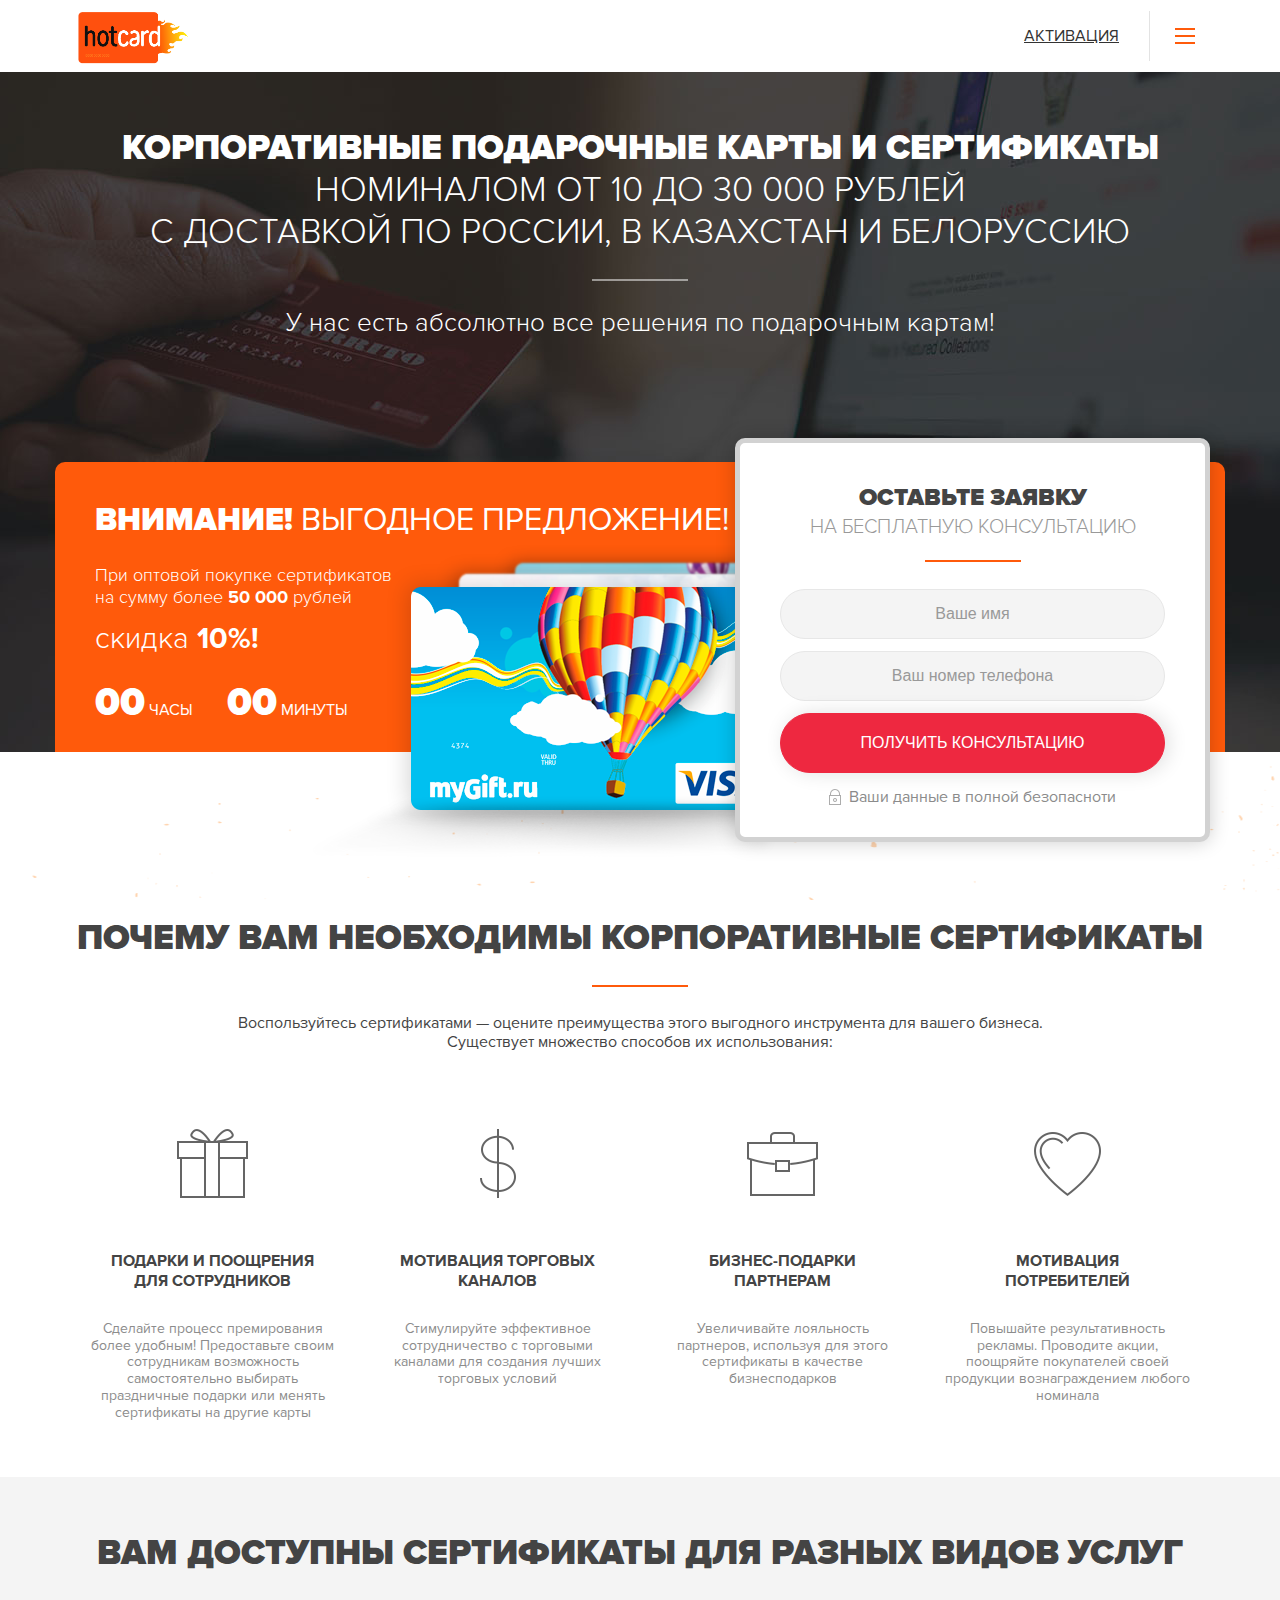
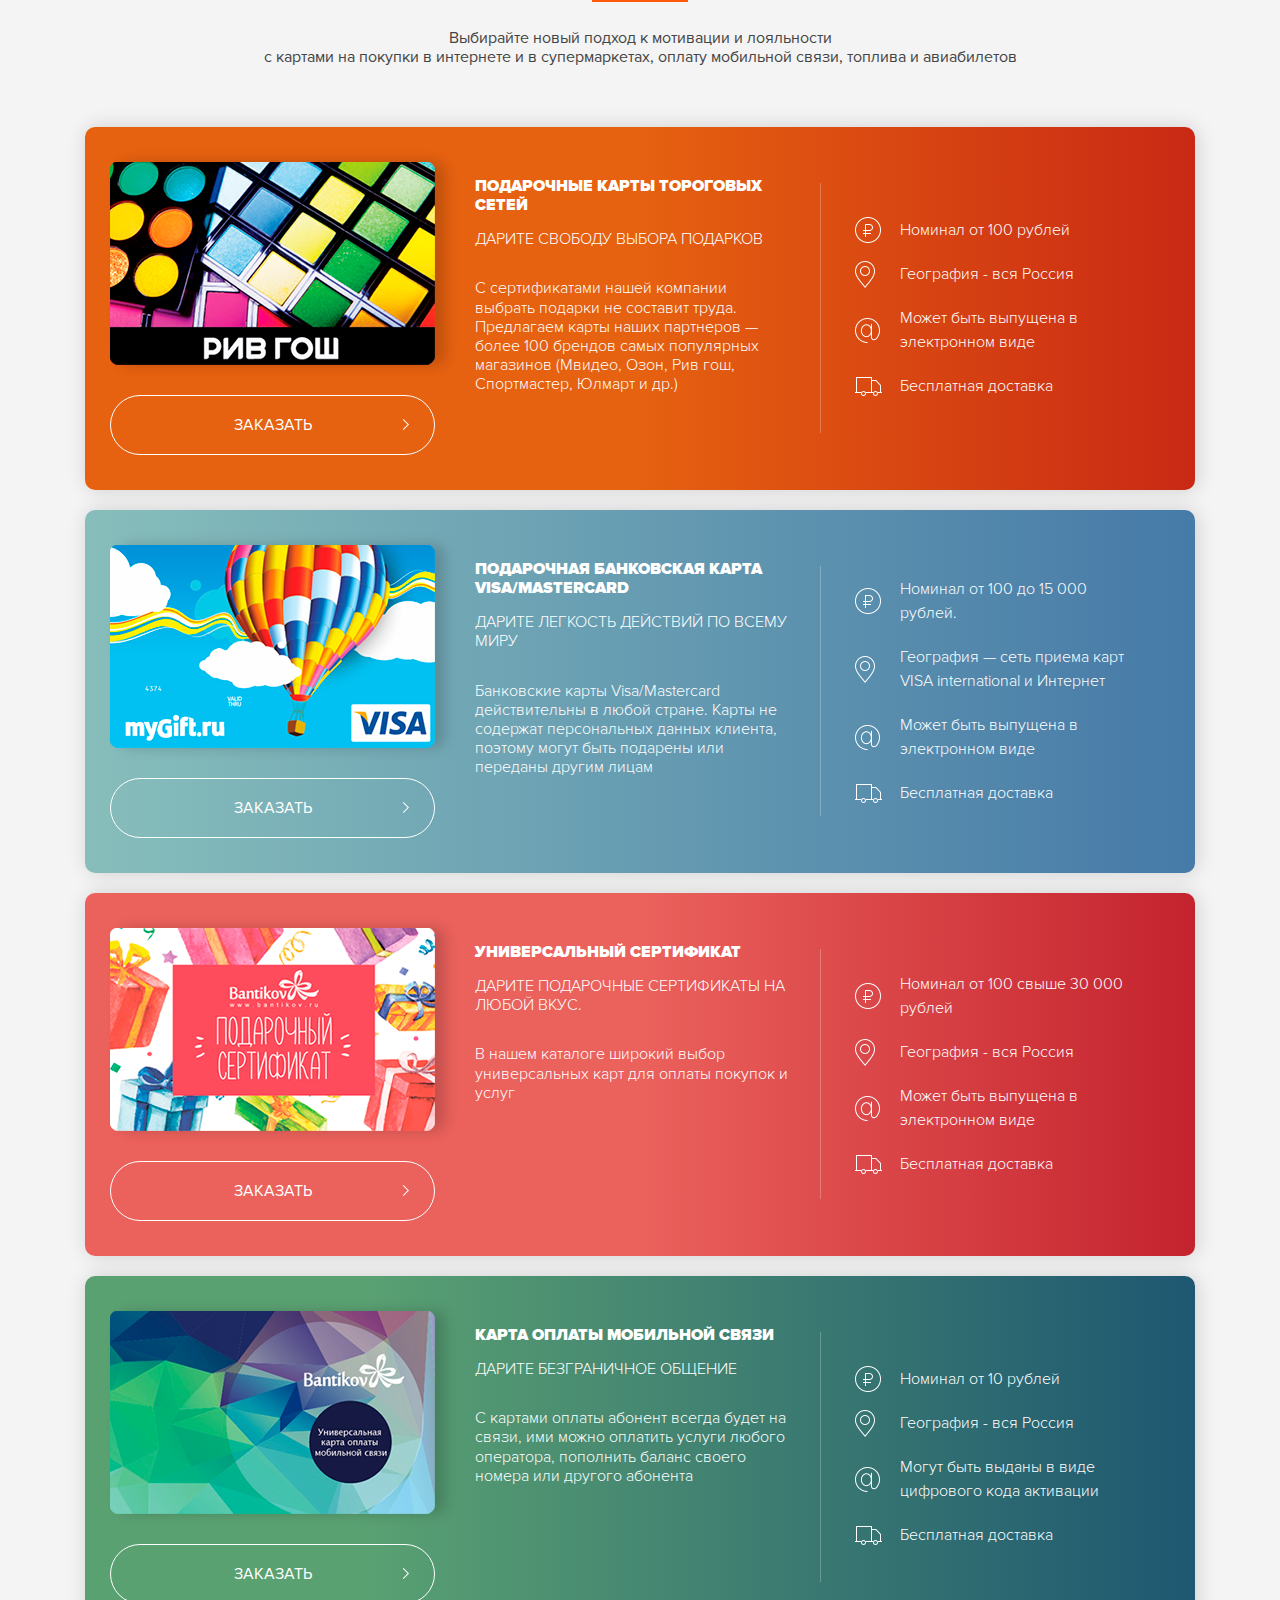
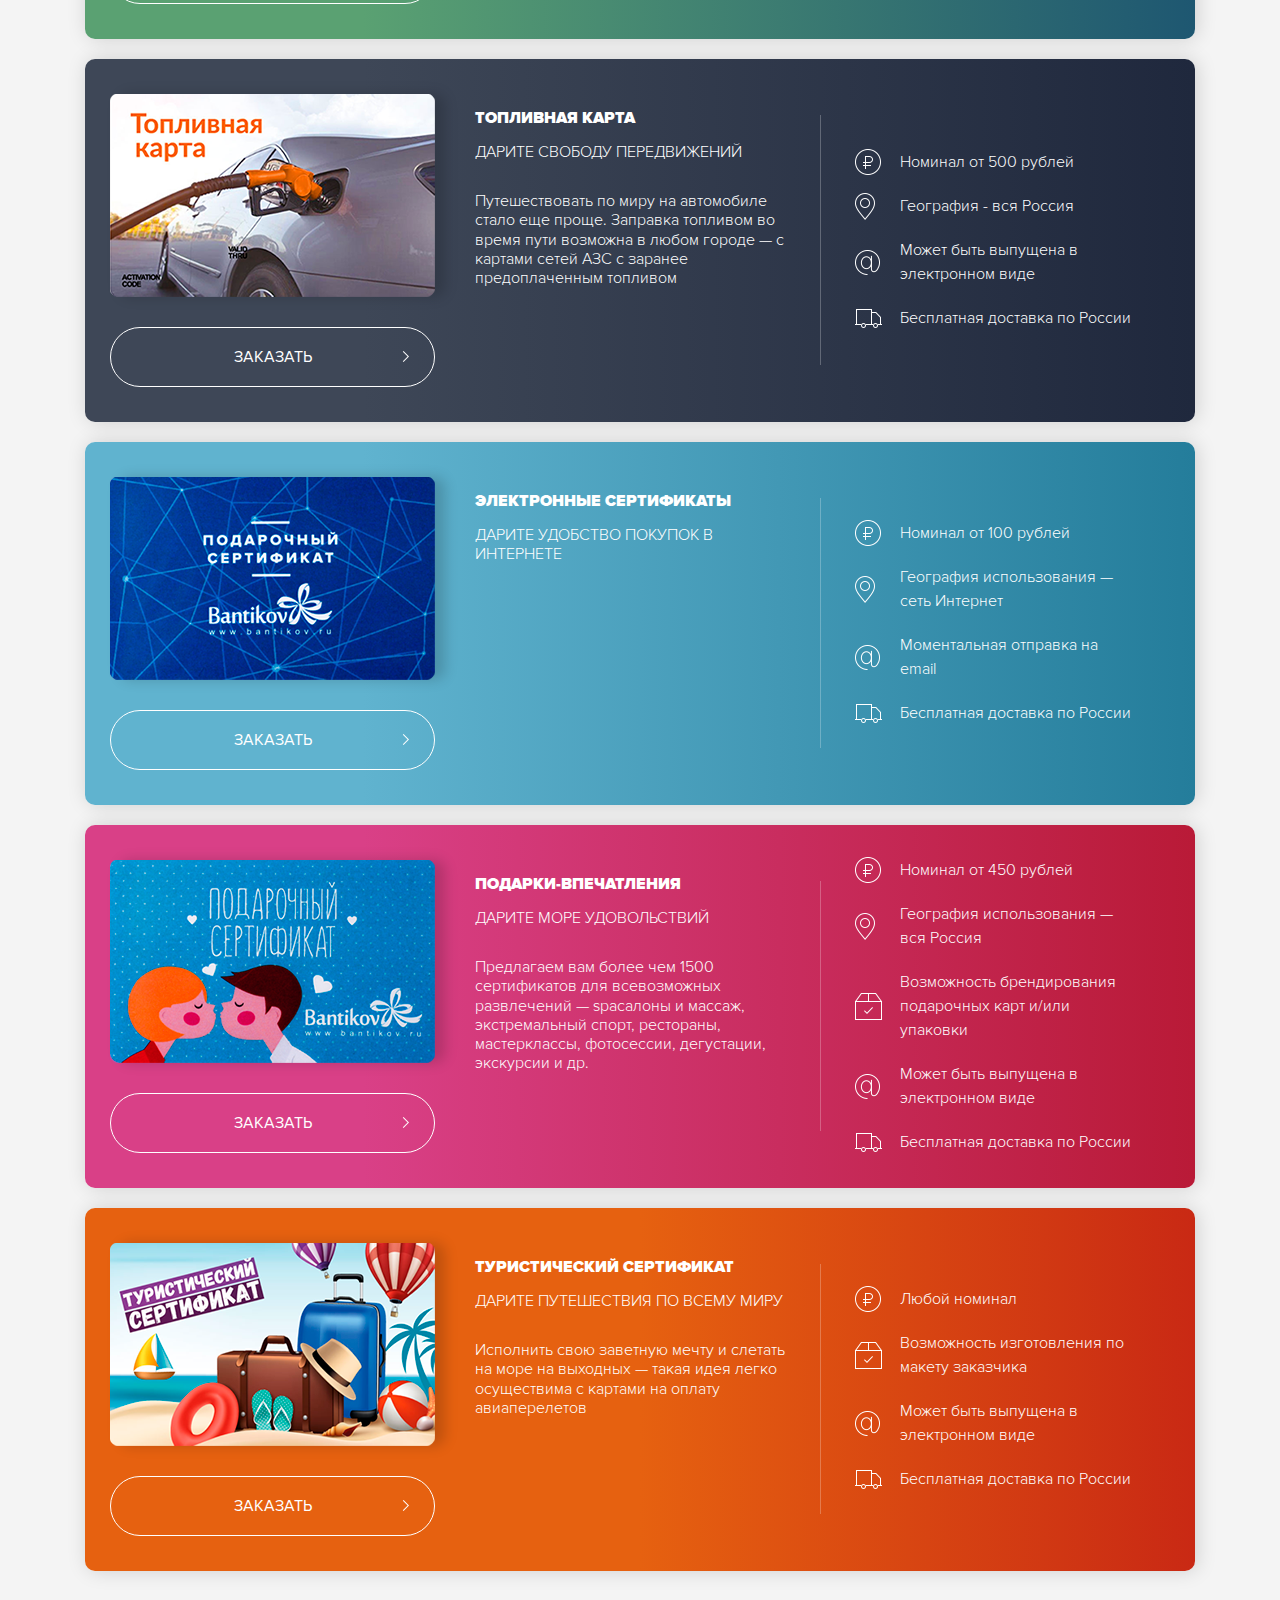
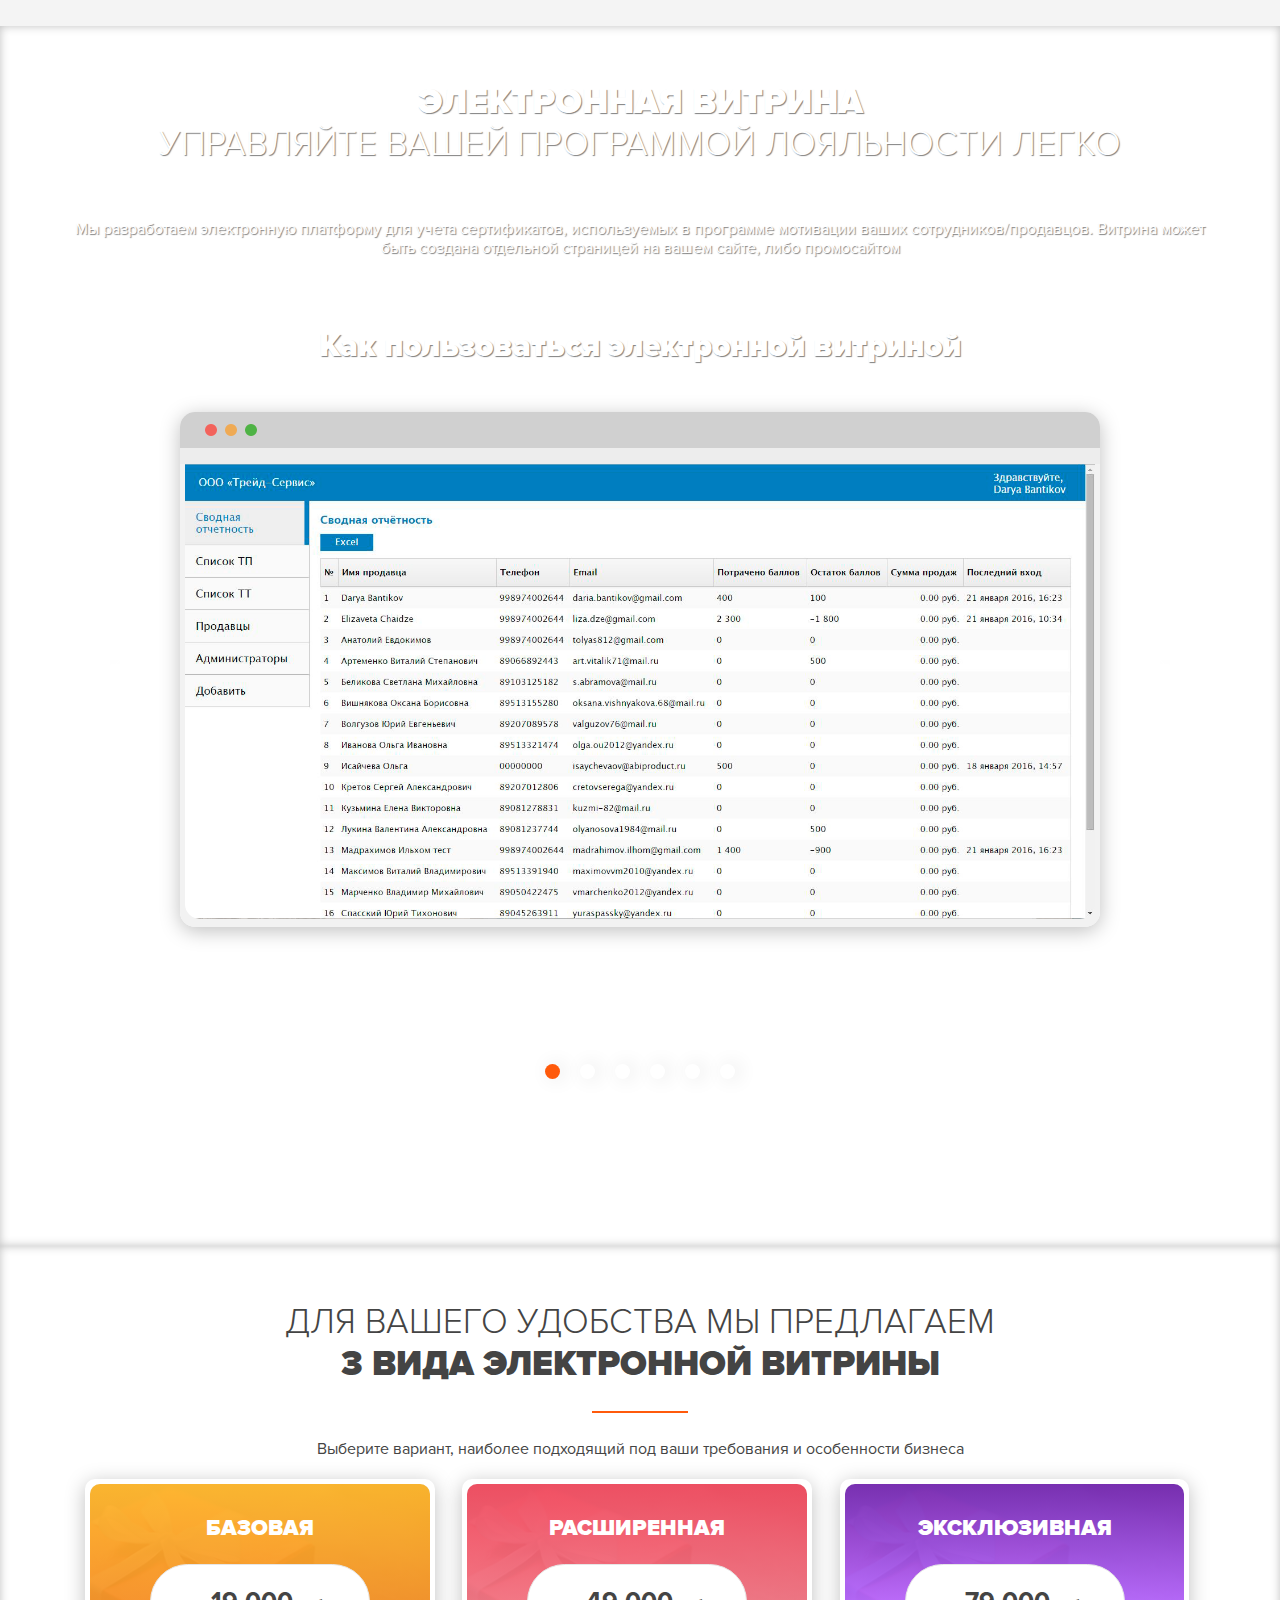
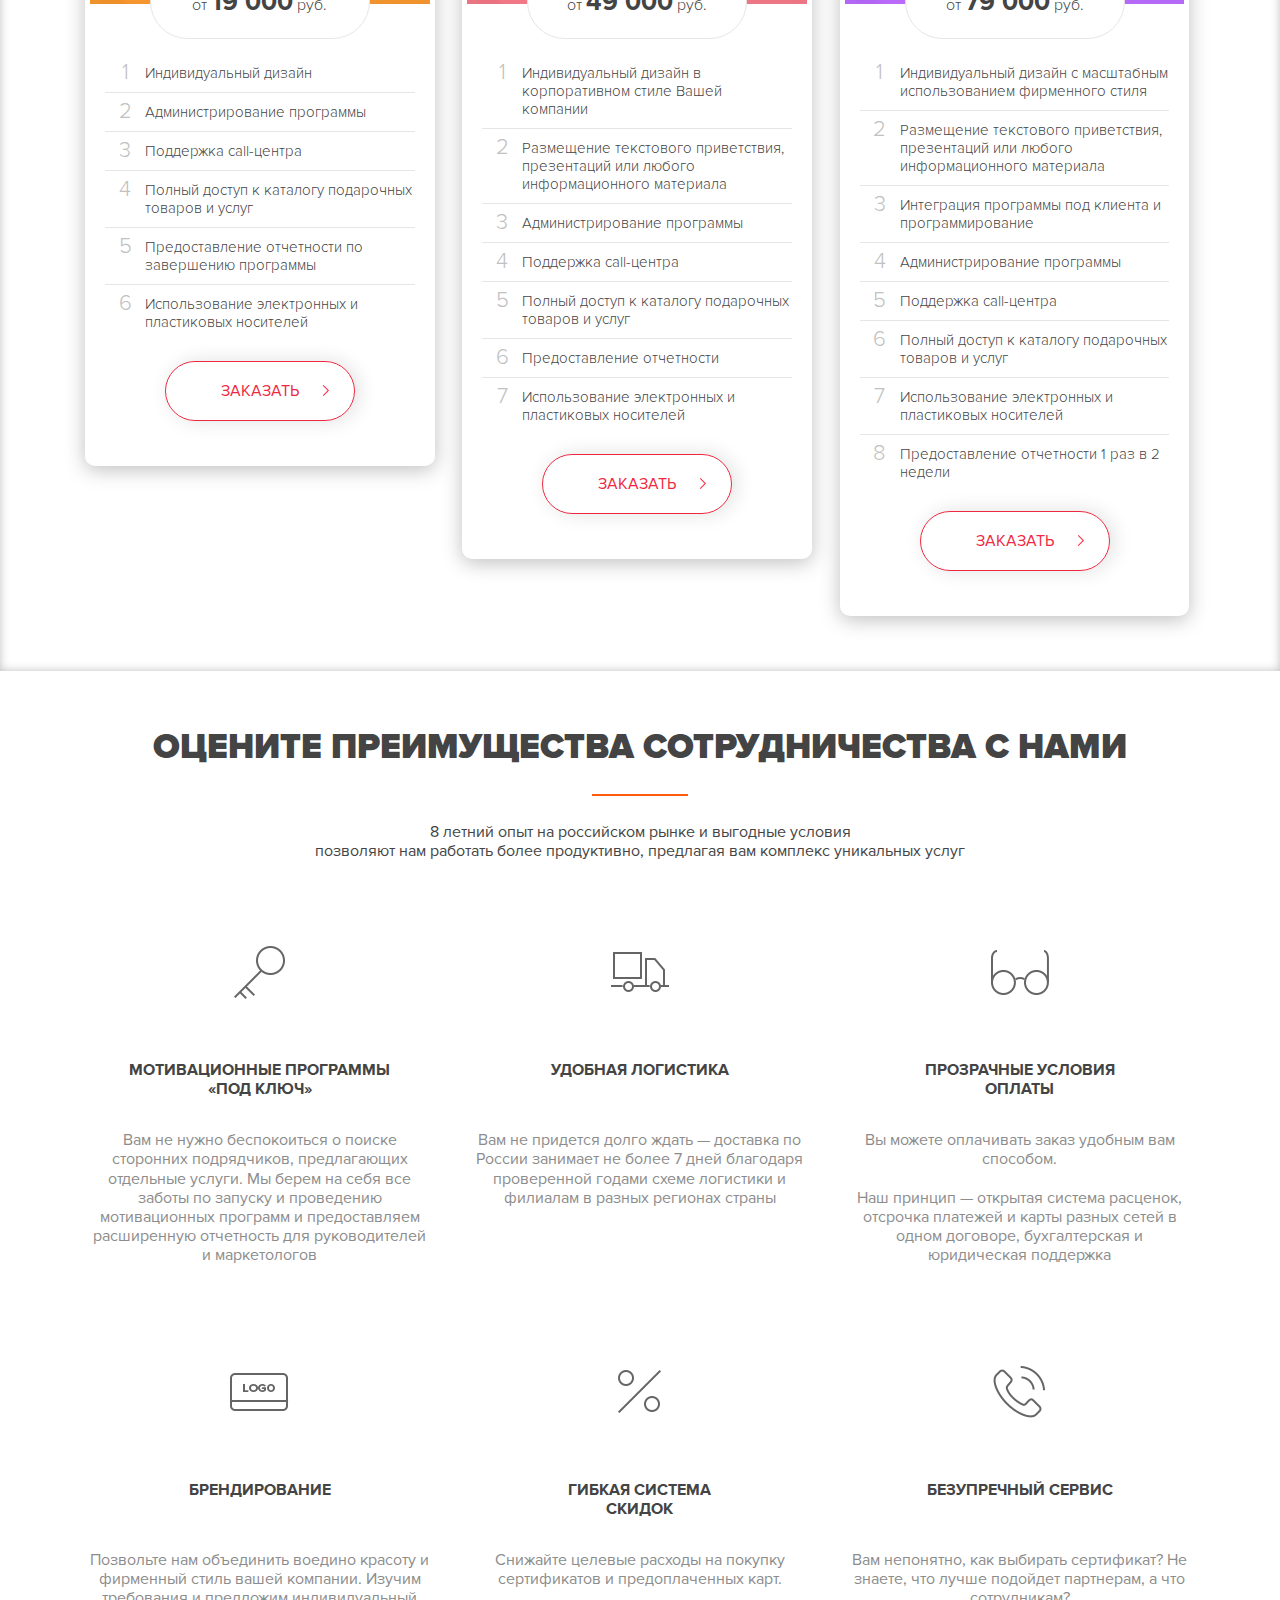
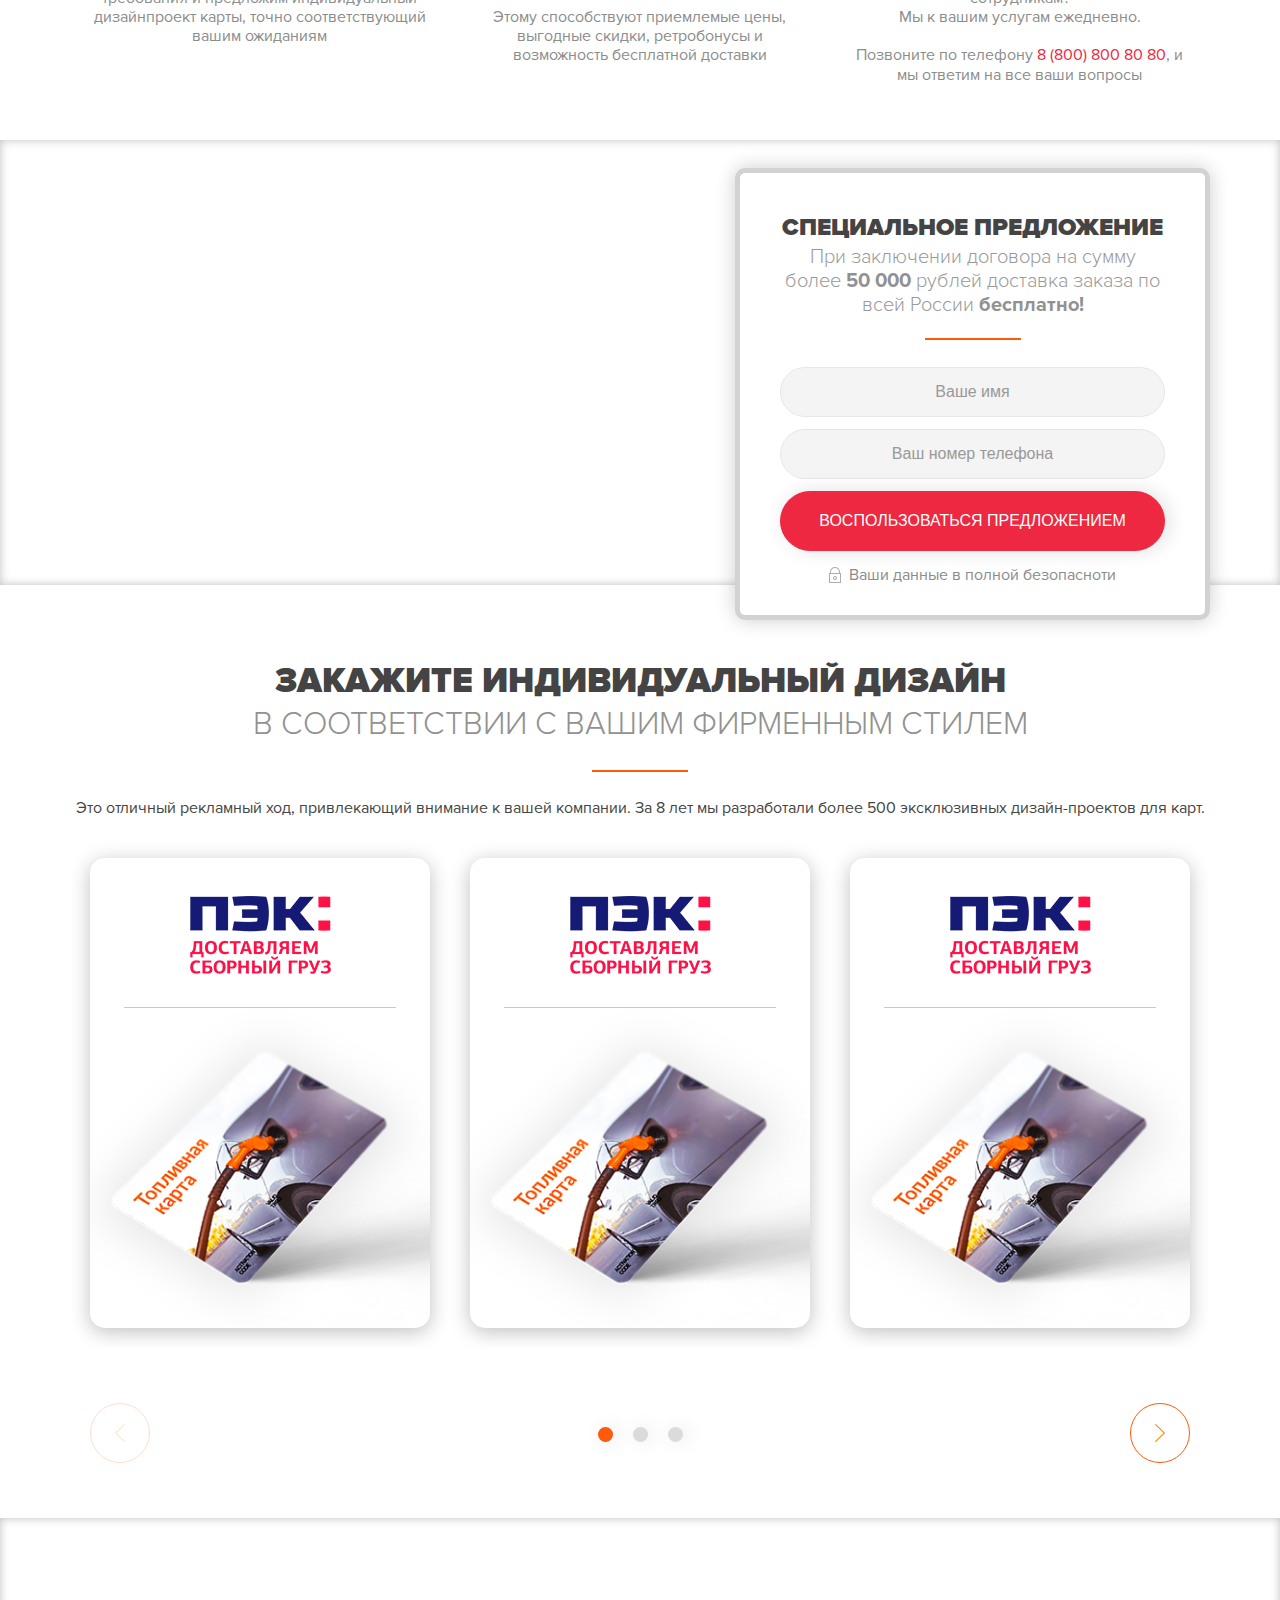
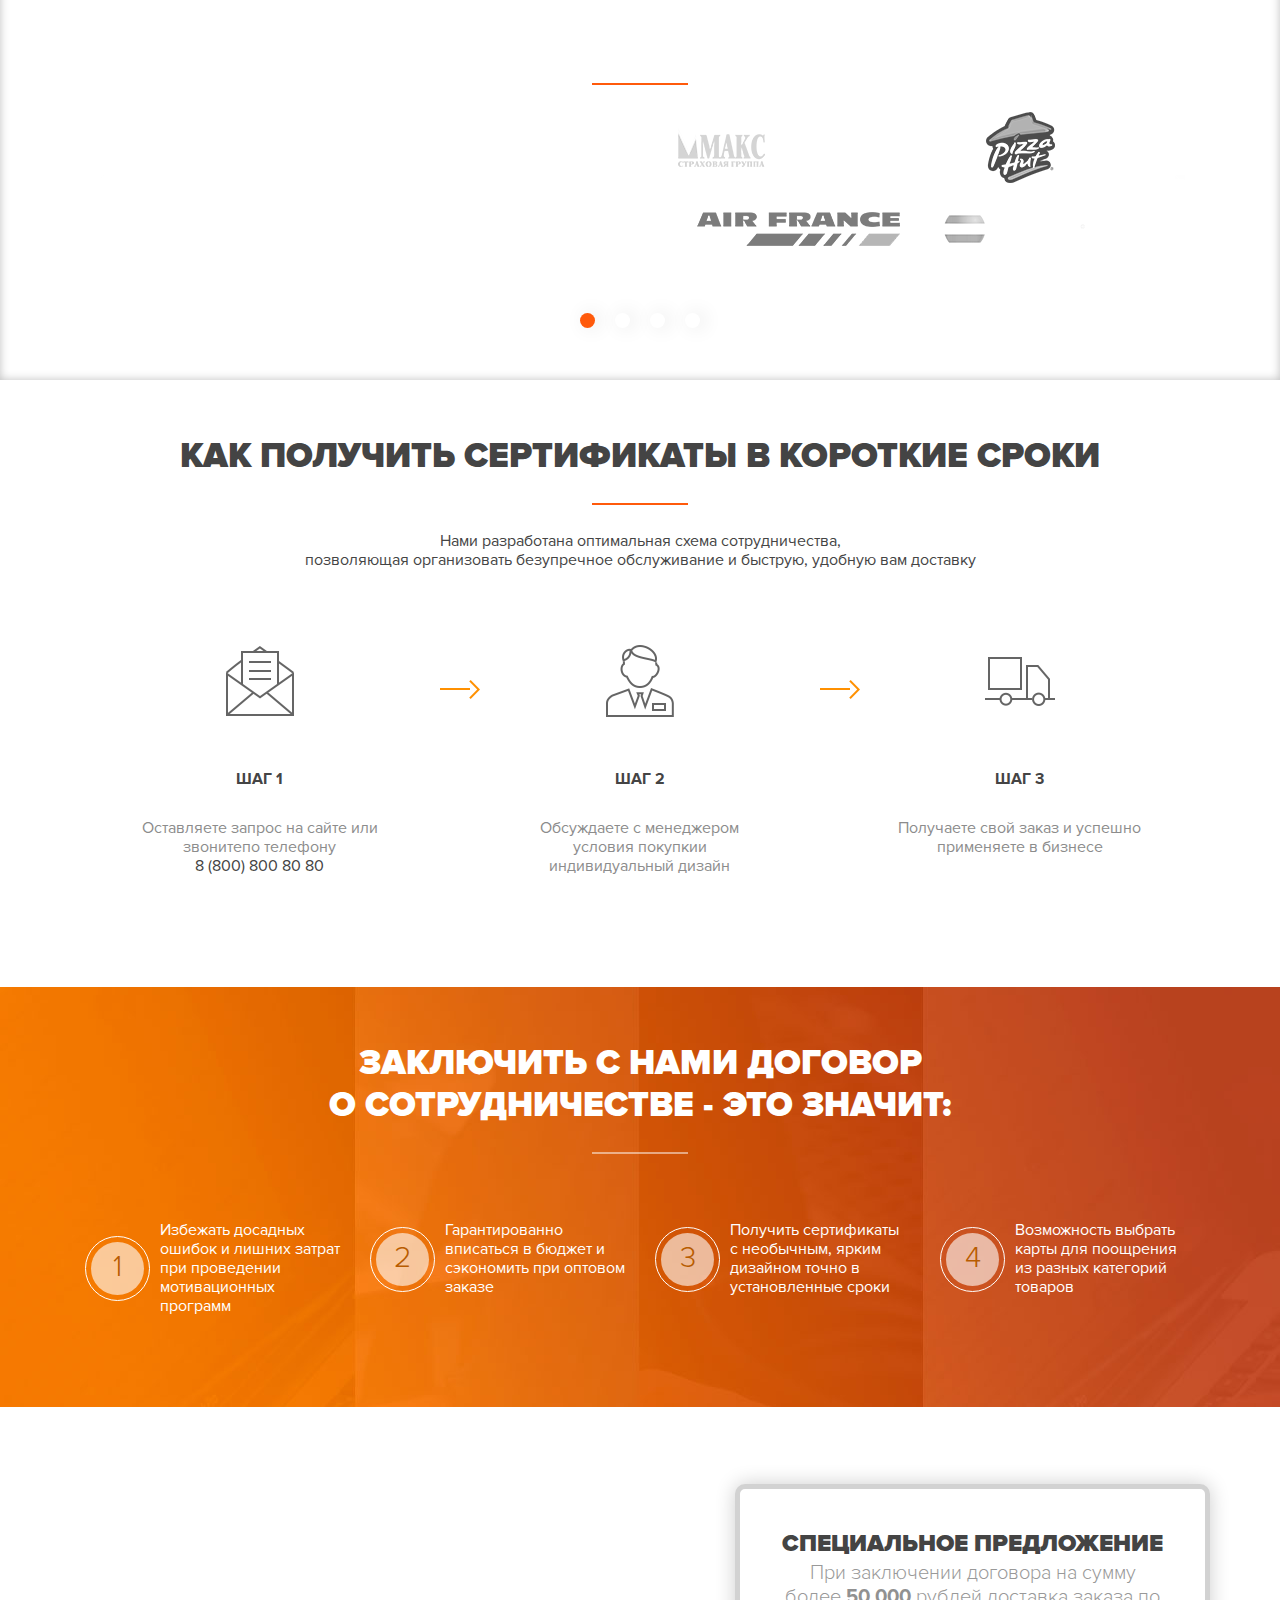
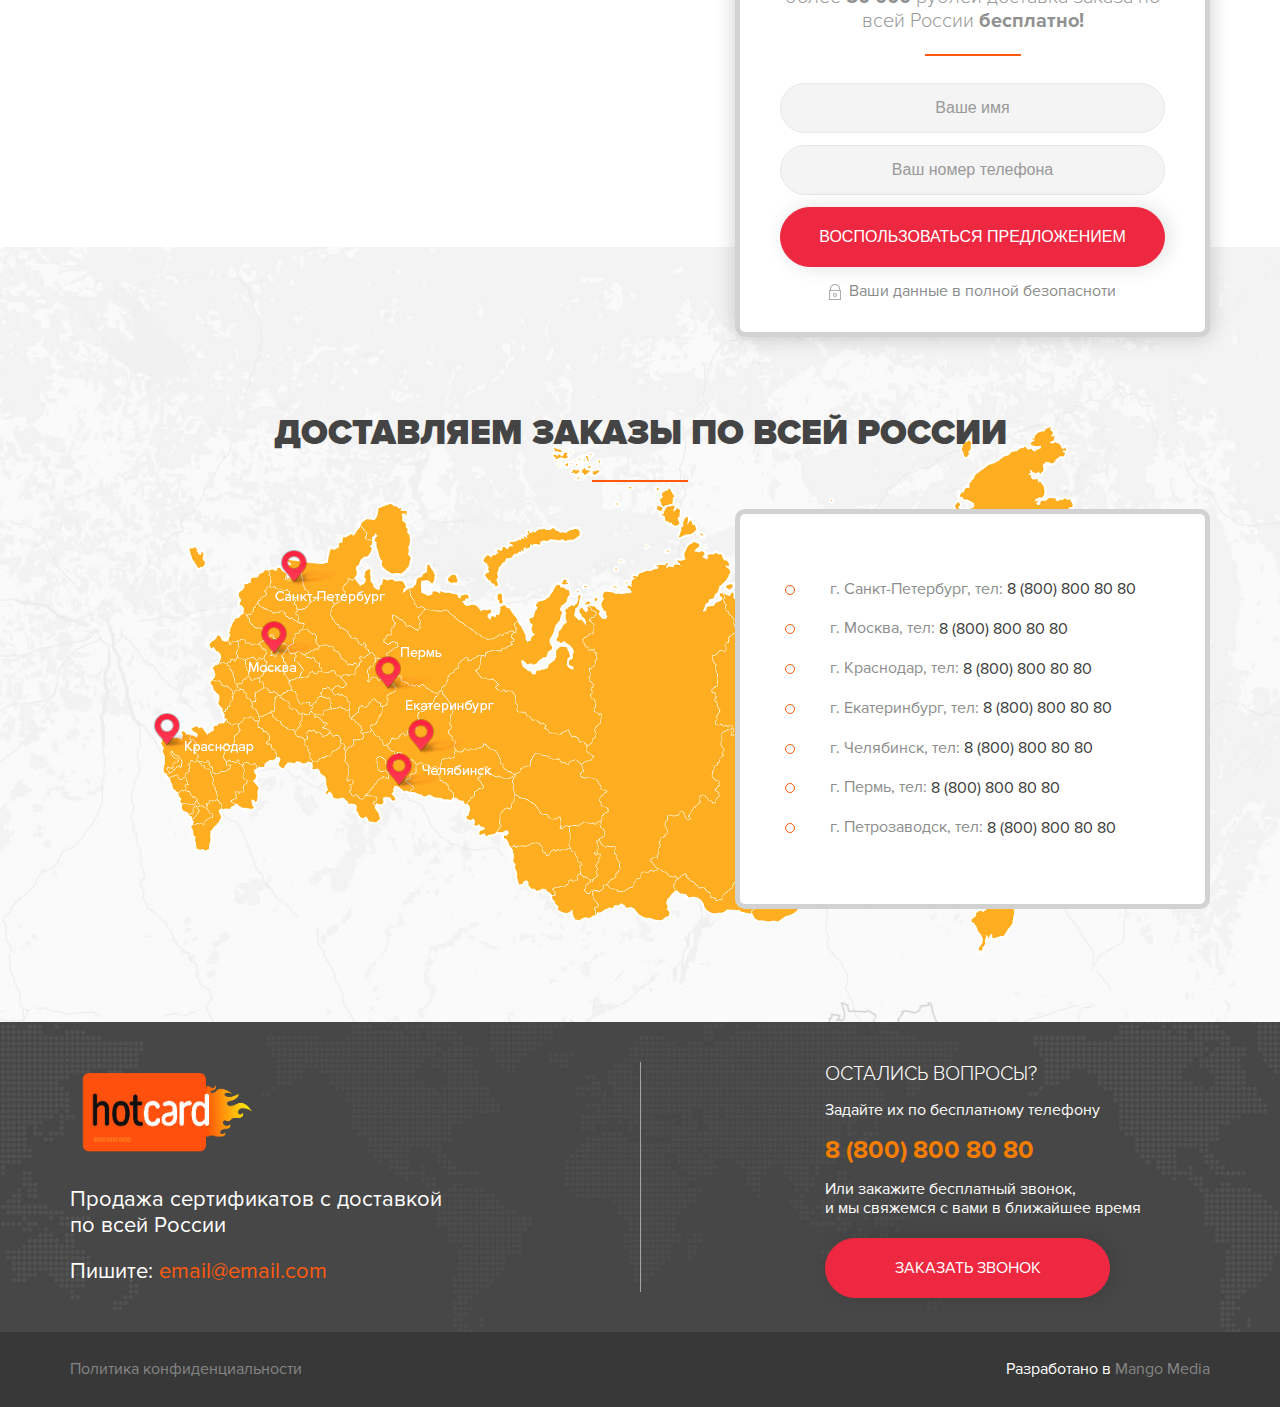
<file: dest/index.html>
<!DOCTYPE html>
<html class="no-js" lang="ru">

	<head>
		<title>Cards</title>
		<meta charset="UTF-8">
		<meta http-equiv="X-UA-Compatible" content="IE=edge">
		<meta name="viewport" content="width=device-width, initial-scale=1">
		<meta name="msapplication-tap-highlight" content="no">
		<link type="image/x-icon" href="favicon.ico" rel="icon">
		<link href="css/plugins.css" rel="stylesheet">
		<link href="css/app.min.css" rel="stylesheet">
	</head>

	<body>
		<div class="m_header">
			<div class="wrapper">
				<div class="logo">
					<a href="index.html"> </a>
				</div>
				<div class="contacts">
					<div class="vertical-outer">
						<div class="vertical-inner">
							<span class="action">
								<a class="get-popup-action" href="#popup-action">Активация</a>
							</span>
							<span class="sidebarmenu">
								<a href="#menu">
									<span></span>
								</a>
							</span>
						</div>
					</div>
				</div>
			</div>
		</div>
		<div class="content" id="page">
			<section class="m_s1">
				<div class="wrapper">
					<h1 class="center b-line white half">
						<b>Корпоративные подарочные карты и сертификаты</b>
						<br> номиналом от 10 до 30 000 рублей
						<br>с доставкой по России, в Казахстан и Белоруссию</h1>
					<p class="center">У нас есть абсолютно все решения по подарочным картам!</p>
					<div class="countdown">
						<h2>
							<b>Внимание!</b> Выгодное предложение!</h2>
						<p>При оптовой покупке сертификатов
							<br> на сумму более
							<b>50 000</b> рублей</p>
						<p class="large">скидка
							<b>10%!</b>
						</p>
						<div class="clock" data-countdown="2019/01/01"></div>
						<div class="cards"></div>
						<div class="m_default-form">
							<h1 class="center b-line orange">
								<b>Оставьте заявку</b>
								<span class="light">на бесплатную консультацию</span>
							</h1>
							<form class="form" action="form.php" method="post">
								<div class="form-label">
									<input class="form-input" name="name" type="text" placeholder="Ваше имя" required="required">
								</div>
								<div class="form-label">
									<input class="form-input" name="tel" type="tel" placeholder="Ваш номер телефона" required="required">
								</div>
								<input name="input_type" type="hidden">
								<input class="form-submit" type="submit" value="Получить консультацию">
							</form>
							<div class="safe">Ваши данные в полной безопасноти</div>
						</div>
					</div>
				</div>
			</section>
			<section class="m_s2">
				<div class="wrapper">
					<h1 class="center b-line orange">
						<b>Почему вам необходимы корпоративные сертификаты</b>
					</h1>
					<p class="center">Воспользуйтесь сертификатами — оцените преимущества этого выгодного инструмента для вашего бизнеса.
						<br>Существует множество способов их использования:</p>
					<div class="columns">
						<div class="column">
							<div class="icon">
								<div class="type-1"></div>
							</div>
							<div class="title">Подарки и поощрения
								<br>для сотрудников</div>
							<div class="desc">Сделайте процесс премирования более удобным! Предоставьте своим сотрудникам возможность самостоятельно выбирать праздничные подарки или менять сертификаты на другие карты</div>
						</div>
						<div class="column">
							<div class="icon">
								<div class="type-2"></div>
							</div>
							<div class="title">Мотивация торговых
								<br>каналов</div>
							<div class="desc">Стимулируйте эффективное сотрудничество с торговыми каналами для создания лучших торговых условий</div>
						</div>
						<div class="column">
							<div class="icon">
								<div class="type-3"></div>
							</div>
							<div class="title">Бизнес-подарки
								<br>партнерам</div>
							<div class="desc">Увеличивайте лояльность партнеров, используя для этого сертификаты в качестве бизнесподарков</div>
						</div>
						<div class="column">
							<div class="icon">
								<div class="type-4"></div>
							</div>
							<div class="title">Мотивация
								<br>потребителей</div>
							<div class="desc">Повышайте результативность рекламы. Проводите акции, поощряйте покупателей своей продукции вознаграждением любого номинала</div>
						</div>
					</div>
				</div>
			</section>
			<section class="m_s3" id="s1">
				<div class="wrapper">
					<h1 class="center b-line orange">
						<b>Вам доступны сертификаты для разных видов услуг</b>
					</h1>
					<p class="center">Выбирайте новый подход к мотивации и лояльности
						<br>с картами на покупки в интернете и в супермаркетах, оплату мобильной связи, топлива и авиабилетов</p>
					<div class="certificates">
						<div class="item">
							<div class="lead">
								<div class="info">
									<div class="image">
										<img src="images/m_s3/1.png" alt>
									</div>
									<div class="action">
										<a class="get-popup" data-title="заказать сертификат" href="#popup-callback">Заказать</a>
									</div>
								</div>
								<div class="desc">
									<h3>Подарочные карты тороговых сетей</h3>
									<div class="slogan">Дарите свободу выбора подарков</div>
									<p>С сертификатами нашей компании выбрать подарки не составит труда. Предлагаем карты наших партнеров — более 100 брендов самых популярных магазинов (Мвидео, Озон, Рив гош, Спортмастер, Юлмарт и др.)</p>
								</div>
							</div>
							<div class="details">
								<div class="price">Номинал от 100 рублей</div>
								<div class="locate">География - вся Россия</div>
								<div class="online">Может быть выпущена в электронном виде</div>
								<div class="delivery">Бесплатная доставка</div>
							</div>
						</div>
						<div class="item">
							<div class="lead">
								<div class="info">
									<div class="image">
										<img src="images/m_s3/2.png" alt>
									</div>
									<div class="action">
										<a class="get-popup" data-title="заказать сертификат" href="#popup-callback">Заказать</a>
									</div>
								</div>
								<div class="desc">
									<h3>Подарочная банковская карта Visa/Mastercard</h3>
									<div class="slogan">Дарите легкость действий по всему миру</div>
									<p>Банковские карты Visa/Mastercard действительны в любой стране. Карты не содержат персональных данных клиента, поэтому могут быть подарены или переданы другим лицам</p>
								</div>
							</div>
							<div class="details">
								<div class="price">Номинал от 100 до 15 000 рублей.</div>
								<div class="locate">География — сеть приема карт VISA international и Интернет</div>
								<div class="online">Может быть выпущена в электронном виде</div>
								<div class="delivery">Бесплатная доставка</div>
							</div>
						</div>
						<div class="item">
							<div class="lead">
								<div class="info">
									<div class="image">
										<img src="images/m_s3/3.png" alt>
									</div>
									<div class="action">
										<a class="get-popup" data-title="заказать сертификат" href="#popup-callback">Заказать</a>
									</div>
								</div>
								<div class="desc">
									<h3>Универсальный сертификат</h3>
									<div class="slogan">Дарите подарочные сертификаты на любой вкус.</div>
									<p>В нашем каталоге широкий выбор универсальных карт для оплаты покупок и услуг</p>
								</div>
							</div>
							<div class="details">
								<div class="price">Номинал от 100 свыше 30 000 рублей</div>
								<div class="locate">География - вся Россия</div>
								<div class="online">Может быть выпущена в электронном виде</div>
								<div class="delivery">Бесплатная доставка</div>
							</div>
						</div>
						<div class="item">
							<div class="lead">
								<div class="info">
									<div class="image">
										<img src="images/m_s3/4.png" alt>
									</div>
									<div class="action">
										<a class="get-popup" data-title="заказать сертификат" href="#popup-callback">Заказать</a>
									</div>
								</div>
								<div class="desc">
									<h3>Карта оплаты мобильной связи</h3>
									<div class="slogan">Дарите безграничное общение</div>
									<p>С картами оплаты абонент всегда будет на связи, ими можно оплатить услуги любого оператора, пополнить баланс своего номера или другого абонента</p>
								</div>
							</div>
							<div class="details">
								<div class="price">Номинал от 10 рублей</div>
								<div class="locate">География - вся Россия</div>
								<div class="online">Могут быть выданы в виде цифрового кода активации</div>
								<div class="delivery">Бесплатная доставка</div>
							</div>
						</div>
						<div class="item">
							<div class="lead">
								<div class="info">
									<div class="image">
										<img src="images/m_s3/5.png" alt>
									</div>
									<div class="action">
										<a class="get-popup" data-title="заказать сертификат" href="#popup-callback">Заказать</a>
									</div>
								</div>
								<div class="desc">
									<h3>Топливная карта</h3>
									<div class="slogan">Дарите свободу передвижений</div>
									<p>Путешествовать по миру на автомобиле стало еще проще. Заправка топливом во время пути возможна в любом городе — с картами сетей АЗС с заранее предоплаченным топливом</p>
								</div>
							</div>
							<div class="details">
								<div class="price">Номинал от 500 рублей</div>
								<div class="locate">География - вся Россия</div>
								<div class="online">Может быть выпущена в электронном виде</div>
								<div class="delivery">Бесплатная доставка по России</div>
							</div>
						</div>
						<div class="item">
							<div class="lead">
								<div class="info">
									<div class="image">
										<img src="images/m_s3/6.png" alt>
									</div>
									<div class="action">
										<a class="get-popup" data-title="заказать сертификат" href="#popup-callback">Заказать</a>
									</div>
								</div>
								<div class="desc">
									<h3>Электронные сертификаты</h3>
									<div class="slogan">Дарите удобство покупок в интернете</div>
									<p></p>
								</div>
							</div>
							<div class="details">
								<div class="price">Номинал от 100 рублей</div>
								<div class="locate">География использования — сеть Интернет</div>
								<div class="online">Моментальная отправка на email</div>
								<div class="delivery">Бесплатная доставка по России</div>
							</div>
						</div>
						<div class="item">
							<div class="lead">
								<div class="info">
									<div class="image">
										<img src="images/m_s3/7.png" alt>
									</div>
									<div class="action">
										<a class="get-popup" data-title="заказать сертификат" href="#popup-callback">Заказать</a>
									</div>
								</div>
								<div class="desc">
									<h3>Подарки-впечатления</h3>
									<div class="slogan">Дарите море удовольствий</div>
									<p>Предлагаем вам более чем 1500 сертификатов для всевозможных развлечений — spaсалоны и массаж, экстремальный спорт, рестораны, мастерклассы, фотосессии, дегустации, экскурсии и др.</p>
								</div>
							</div>
							<div class="details">
								<div class="price">Номинал от 450 рублей</div>
								<div class="locate">География использования — вся Россия</div>
								<div class="branding">Возможность брендирования подарочных карт и/или упаковки</div>
								<div class="online">Может быть выпущена в электронном виде</div>
								<div class="delivery">Бесплатная доставка по России</div>
							</div>
						</div>
						<div class="item">
							<div class="lead">
								<div class="info">
									<div class="image">
										<img src="images/m_s3/8.png" alt>
									</div>
									<div class="action">
										<a class="get-popup" data-title="заказать сертификат" href="#popup-callback">Заказать</a>
									</div>
								</div>
								<div class="desc">
									<h3>Туристический сертификат</h3>
									<div class="slogan">Дарите путешествия по всему миру</div>
									<p>Исполнить свою заветную мечту и слетать на море на выходных — такая идея легко осуществима с картами на оплату авиаперелетов</p>
								</div>
							</div>
							<div class="details">
								<div class="price">Любой номинал</div>
								<div class="branding">Возможность изготовления по макету заказчика</div>
								<div class="online">Может быть выпущена в электронном виде</div>
								<div class="delivery">Бесплатная доставка по России</div>
							</div>
						</div>
					</div>
				</div>
			</section>
			<section class="m_s4" id="s2">
				<div class="wrapper">
					<h1 class="center b-line white half">
						<b>Электронная витрина</b>
						<br>Управляйте вашей программой лояльности легко</h1>
					<p class="center">Мы разработаем электронную платформу для учета сертификатов, используемых в программе мотивации ваших сотрудников/продавцов. Витрина может быть создана отдельной страницей на вашем сайте, либо промосайтом</p>
					<h2 class="center">
						<b>Как пользоваться электронной витриной</b>
					</h2>
					<div class="loyality">
						<div class="slide" data-desc="Пройдя авторизацию, владелец карты видит каталог сертификатов, разбитый по категориям. Можно выбирать сертификат из любой категории, на сумму имеющихся бонусных баллов.">
							<img src="images/m_s4/image.png" alt>
						</div>
						<div class="slide" data-desc="Описание №2">
							<img src="images/m_s4/image.png" alt>
						</div>
						<div class="slide" data-desc="Описание №3">
							<img src="images/m_s4/image.png" alt>
						</div>
						<div class="slide" data-desc="Описание №4">
							<img src="images/m_s4/image.png" alt>
						</div>
						<div class="slide" data-desc="Описание №5">
							<img src="images/m_s4/image.png" alt>
						</div>
						<div class="slide" data-desc="Описание №6">
							<img src="images/m_s4/image.png" alt>
						</div>
					</div>
					<div class="loyality-data">
						<div class="status">status</div>
						<div class="desc">desc</div>
					</div>
					<div class="loyality-dots"></div>
					<div class="action">
						<a class="get-popup" data-title="попробовать демо-версию" href="#popup-callback">Попробовать бесплатную демо-версию</a>
					</div>
				</div>
			</section>
			<section class="m_s5">
				<div class="wrapper">
					<h1 class="center b-line orange">Для вашего удобства мы предлагаем
						<br>
						<b>3 вида электронной витрины</b>
					</h1>
					<p class="center">Выберите вариант, наиболее подходящий под ваши требования и особенности бизнеса</p>
					<div class="columns">
						<div class="column">
							<div class="title">
								<span>Базовая</span>
							</div>
							<div class="price">от
								<b>19 000</b> руб.</div>
							<div class="list">
								<ol>
									<li>Индивидуальный дизайн</li>
									<li>Администрирование программы</li>
									<li>Поддержка call-центра</li>
									<li>Полный доступ к каталогу подарочных товаров и услуг</li>
									<li>Предоставление отчетности по завершению программы</li>
									<li>Использование электронных и пластиковых носителей</li>
								</ol>
							</div>
							<div class="action">
								<a class="get-popup" data-title="базовую эл. витрину" href="#popup-callback">Заказать</a>
							</div>
						</div>
						<div class="column">
							<div class="title">
								<span>Расширенная</span>
							</div>
							<div class="price">от
								<b>49 000</b> руб.</div>
							<div class="list">
								<ol>
									<li>Индивидуальный дизайн в корпоративном стиле Вашей компании</li>
									<li>Размещение текстового приветствия, презентаций или любого информационного материала</li>
									<li>Администрирование программы</li>
									<li>Поддержка call-центра</li>
									<li>Полный доступ к каталогу подарочных товаров и услуг</li>
									<li>Предоставление отчетности</li>
									<li>Использование электронных и пластиковых носителей</li>
								</ol>
							</div>
							<div class="action">
								<a class="get-popup" data-title="расширенную эл. витрину" href="#popup-callback">Заказать</a>
							</div>
						</div>
						<div class="column">
							<div class="title">
								<span>Эксклюзивная</span>
							</div>
							<div class="price">от
								<b>79 000</b> руб.</div>
							<div class="list">
								<ol>
									<li>Индивидуальный дизайн с масштабным использованием фирменного стиля</li>
									<li>Размещение текстового приветствия, презентаций или любого информационного материала</li>
									<li>Интеграция программы под клиента и программирование</li>
									<li>Администрирование программы</li>
									<li>Поддержка call-центра</li>
									<li>Полный доступ к каталогу подарочных товаров и услуг</li>
									<li>Использование электронных и пластиковых носителей</li>
									<li>Предоставление отчетности 1 раз в 2 недели</li>
								</ol>
							</div>
							<div class="action">
								<a class="get-popup" data-title="эксклюзивную эл. витрину" href="#popup-callback">Заказать</a>
							</div>
						</div>
					</div>
				</div>
			</section>
			<section class="m_s6" id="s3">
				<div class="wrapper">
					<h1 class="center b-line orange">
						<b>Оцените преимущества сотрудничества с нами</b>
					</h1>
					<p class="center">8 летний опыт на российском рынке и выгодные условия
						<br>позволяют нам работать более продуктивно, предлагая вам комплекс уникальных услуг</p>
					<div class="columns">
						<div class="column">
							<div class="icon">
								<div class="type-1"></div>
							</div>
							<div class="title">Мотивационные программы
								<br>«под ключ»</div>
							<div class="desc">Вам не нужно беспокоиться о поиске сторонних подрядчиков, предлагающих отдельные услуги. Мы берем на себя все заботы по запуску и проведению мотивационных программ и предоставляем расширенную отчетность для руководителей и маркетологов</div>
						</div>
						<div class="column">
							<div class="icon">
								<div class="type-2"></div>
							</div>
							<div class="title">Удобная логистика</div>
							<div class="desc">Вам не придется долго ждать — доставка по России занимает не более 7 дней благодаря проверенной годами схеме логистики и филиалам в разных регионах страны</div>
						</div>
						<div class="column">
							<div class="icon">
								<div class="type-3"></div>
							</div>
							<div class="title">Прозрачные условия
								<br>оплаты</div>
							<div class="desc">Вы можете оплачивать заказ удобным вам способом.
								<br>
								<br>Наш принцип — открытая система расценок, отсрочка платежей и карты разных сетей в одном договоре, бухгалтерская и юридическая поддержка</div>
						</div>
						<div class="column">
							<div class="icon">
								<div class="type-4"></div>
							</div>
							<div class="title">Брендирование</div>
							<div class="desc">Позвольте нам объединить воедино красоту и фирменный стиль вашей компании. Изучим требования и предложим индивидуальный дизайнпроект карты, точно соответствующий вашим ожиданиям</div>
						</div>
						<div class="column">
							<div class="icon">
								<div class="type-5"></div>
							</div>
							<div class="title">Гибкая система
								<br>скидок</div>
							<div class="desc">Снижайте целевые расходы на покупку сертификатов и предоплаченных карт.
								<br>
								<br>Этому способствуют приемлемые цены, выгодные скидки, ретробонусы и возможность бесплатной доставки</div>
						</div>
						<div class="column">
							<div class="icon">
								<div class="type-6"></div>
							</div>
							<div class="title">Безупречный сервис</div>
							<div class="desc">Вам непонятно, как выбирать сертификат? Не знаете, что лучше подойдет партнерам, а что сотрудникам?
								<br>Мы к вашим услугам ежедневно.
								<br>
								<br>Позвоните по телефону
								<span>8 (800) 800 80 80</span>, и мы ответим на все ваши вопросы</div>
						</div>
					</div>
				</div>
			</section>
			<section class="m_s7">
				<div class="wrapper">
					<article>
						<h1 class="b-line white half">
							<b>Что вы получите, работая с нами:</b>
						</h1>
						<ul>
							<li>Квалифицированную техническую поддержку</li>
							<li>Возможность обмена карт</li>
							<li>Разработку мотивационной программы</li>
							<li>Удобный обмен баллов</li>
							<li>Выпуск виртуальных подарочных карт в виде кодов активации</li>
							<li>Быструю доставку по РФ</li>
						</ul>
					</article>
					<div class="m_default-form">
						<h1 class="center b-line orange">
							<b>Специальное предложение</b>
							<span class="light small">При заключении договора на сумму более
								<b>50 000</b> рублей доставка заказа по всей России
								<b>бесплатно!</b>
							</span>
						</h1>
						<form class="form" action="form.php" method="post">
							<div class="form-label">
								<input class="form-input" name="name" type="text" placeholder="Ваше имя" required="required">
							</div>
							<div class="form-label">
								<input class="form-input" name="tel" type="tel" placeholder="Ваш номер телефона" required="required">
							</div>
							<input name="input_type" type="hidden">
							<input class="form-submit" type="submit" value="Воспользоваться предложением">
						</form>
						<div class="safe">Ваши данные в полной безопасноти</div>
					</div>
				</div>
			</section>
			<section class="m_s8" id="s4">
				<div class="wrapper">
					<h1 class="center b-line orange">
						<b>Закажите индивидуальный дизайн</b>
						<br>
						<span class="light">в соответствии с вашим фирменным стилем</span>
					</h1>
					<p class="center">Это отличный рекламный ход, привлекающий внимание к вашей компании. За 8 лет мы разработали более 500 эксклюзивных дизайн-проектов для карт.</p>
					<div class="portfolio-carousel">
						<div class="slide">
							<div class="slide-wrap">
								<div class="header">
									<img src="images/m_s8/logo.png" alt>
								</div>
								<div class="body">
									<div class="front">
										<img src="images/m_s8/card.png" alt>
									</div>
									<div class="end">
										<ul>
											<li>«Поздравление сотрудников с днем рождения» (КЛИЕНТ ООО «ПЭК»)</li>
											<li>В день рождения сотрудник получает подарок — электронный сертификат (выбор из 3 услуг).</li>
											<li>4000 номинальных брендированных сертификатов по 700 рублей в 182 городах</li>
											<li>Продолжительность акции — 1 год</li>
										</ul>
									</div>
								</div>
							</div>
						</div>
						<div class="slide">
							<div class="slide-wrap">
								<div class="header">
									<img src="images/m_s8/logo.png" alt>
								</div>
								<div class="body">
									<div class="front">
										<img src="images/m_s8/card.png" alt>
									</div>
									<div class="end">
										<ul>
											<li>«Поздравление сотрудников с днем рождения» (КЛИЕНТ ООО «ПЭК»)</li>
											<li>В день рождения сотрудник получает подарок — электронный сертификат (выбор из 3 услуг).</li>
											<li>4000 номинальных брендированных сертификатов по 700 рублей в 182 городах</li>
											<li>Продолжительность акции — 1 год</li>
										</ul>
									</div>
								</div>
							</div>
						</div>
						<div class="slide">
							<div class="slide-wrap">
								<div class="header">
									<img src="images/m_s8/logo.png" alt>
								</div>
								<div class="body">
									<div class="front">
										<img src="images/m_s8/card.png" alt>
									</div>
									<div class="end">
										<ul>
											<li>«Поздравление сотрудников с днем рождения» (КЛИЕНТ ООО «ПЭК»)</li>
											<li>В день рождения сотрудник получает подарок — электронный сертификат (выбор из 3 услуг).</li>
											<li>4000 номинальных брендированных сертификатов по 700 рублей в 182 городах</li>
											<li>Продолжительность акции — 1 год</li>
										</ul>
									</div>
								</div>
							</div>
						</div>
						<div class="slide">
							<div class="slide-wrap">
								<div class="header">
									<img src="images/m_s8/logo.png" alt>
								</div>
								<div class="body">
									<div class="front">
										<img src="images/m_s8/card.png" alt>
									</div>
									<div class="end">
										<ul>
											<li>«Поздравление сотрудников с днем рождения» (КЛИЕНТ ООО «ПЭК»)</li>
											<li>В день рождения сотрудник получает подарок — электронный сертификат (выбор из 3 услуг).</li>
											<li>4000 номинальных брендированных сертификатов по 700 рублей в 182 городах</li>
											<li>Продолжительность акции — 1 год</li>
										</ul>
									</div>
								</div>
							</div>
						</div>
						<div class="slide">
							<div class="slide-wrap">
								<div class="header">
									<img src="images/m_s8/logo.png" alt>
								</div>
								<div class="body">
									<div class="front">
										<img src="images/m_s8/card.png" alt>
									</div>
									<div class="end">
										<ul>
											<li>«Поздравление сотрудников с днем рождения» (КЛИЕНТ ООО «ПЭК»)</li>
											<li>В день рождения сотрудник получает подарок — электронный сертификат (выбор из 3 услуг).</li>
											<li>4000 номинальных брендированных сертификатов по 700 рублей в 182 городах</li>
											<li>Продолжительность акции — 1 год</li>
										</ul>
									</div>
								</div>
							</div>
						</div>
						<div class="slide">
							<div class="slide-wrap">
								<div class="header">
									<img src="images/m_s8/logo.png" alt>
								</div>
								<div class="body">
									<div class="front">
										<img src="images/m_s8/card.png" alt>
									</div>
									<div class="end">
										<ul>
											<li>«Поздравление сотрудников с днем рождения» (КЛИЕНТ ООО «ПЭК»)</li>
											<li>В день рождения сотрудник получает подарок — электронный сертификат (выбор из 3 услуг).</li>
											<li>4000 номинальных брендированных сертификатов по 700 рублей в 182 городах</li>
											<li>Продолжительность акции — 1 год</li>
										</ul>
									</div>
								</div>
							</div>
						</div>
						<div class="slide">
							<div class="slide-wrap">
								<div class="header">
									<img src="images/m_s8/logo.png" alt>
								</div>
								<div class="body">
									<div class="front">
										<img src="images/m_s8/card.png" alt>
									</div>
									<div class="end">
										<ul>
											<li>«Поздравление сотрудников с днем рождения» (КЛИЕНТ ООО «ПЭК»)</li>
											<li>В день рождения сотрудник получает подарок — электронный сертификат (выбор из 3 услуг).</li>
											<li>4000 номинальных брендированных сертификатов по 700 рублей в 182 городах</li>
											<li>Продолжительность акции — 1 год</li>
										</ul>
									</div>
								</div>
							</div>
						</div>
						<div class="slide">
							<div class="slide-wrap">
								<div class="header">
									<img src="images/m_s8/logo.png" alt>
								</div>
								<div class="body">
									<div class="front">
										<img src="images/m_s8/card.png" alt>
									</div>
									<div class="end">
										<ul>
											<li>«Поздравление сотрудников с днем рождения» (КЛИЕНТ ООО «ПЭК»)</li>
											<li>В день рождения сотрудник получает подарок — электронный сертификат (выбор из 3 услуг).</li>
											<li>4000 номинальных брендированных сертификатов по 700 рублей в 182 городах</li>
											<li>Продолжительность акции — 1 год</li>
										</ul>
									</div>
								</div>
							</div>
						</div>
						<div class="slide">
							<div class="slide-wrap">
								<div class="header">
									<img src="images/m_s8/logo.png" alt>
								</div>
								<div class="body">
									<div class="front">
										<img src="images/m_s8/card.png" alt>
									</div>
									<div class="end">
										<ul>
											<li>«Поздравление сотрудников с днем рождения» (КЛИЕНТ ООО «ПЭК»)</li>
											<li>В день рождения сотрудник получает подарок — электронный сертификат (выбор из 3 услуг).</li>
											<li>4000 номинальных брендированных сертификатов по 700 рублей в 182 городах</li>
											<li>Продолжительность акции — 1 год</li>
										</ul>
									</div>
								</div>
							</div>
						</div>
					</div>
					<div class="portfolio-carousel-nav"></div>
				</div>
			</section>
			<section class="m_s9">
				<div class="wrapper">
					<h1 class="center b-line orange">
						<b>Нам доверяют более чем 500 партнеров — крупнейших компаний России</b>
					</h1>
					<div class="partners-carousel">
						<div class="slide">
							<div class="row">
								<img src="images/m_s9/1.png" alt>
								<img src="images/m_s9/2.png" alt>
								<img src="images/m_s9/3.png" alt>
								<img src="images/m_s9/4.png" alt>
								<img src="images/m_s9/5.png" alt>
							</div>
							<div class="row">
								<img src="images/m_s9/6.png" alt>
								<img src="images/m_s9/7.png" alt>
								<img src="images/m_s9/8.png" alt>
								<img src="images/m_s9/9.png" alt>
								<img src="images/m_s9/10.png" alt>
							</div>
						</div>
						<div class="slide">
							<div class="row">
								<img src="images/m_s9/1.png" alt>
								<img src="images/m_s9/2.png" alt>
								<img src="images/m_s9/3.png" alt>
								<img src="images/m_s9/4.png" alt>
								<img src="images/m_s9/5.png" alt>
							</div>
							<div class="row">
								<img src="images/m_s9/6.png" alt>
								<img src="images/m_s9/7.png" alt>
								<img src="images/m_s9/8.png" alt>
								<img src="images/m_s9/9.png" alt>
								<img src="images/m_s9/10.png" alt>
							</div>
						</div>
						<div class="slide">
							<div class="row">
								<img src="images/m_s9/1.png" alt>
								<img src="images/m_s9/2.png" alt>
								<img src="images/m_s9/3.png" alt>
								<img src="images/m_s9/4.png" alt>
								<img src="images/m_s9/5.png" alt>
							</div>
							<div class="row">
								<img src="images/m_s9/6.png" alt>
								<img src="images/m_s9/7.png" alt>
								<img src="images/m_s9/8.png" alt>
								<img src="images/m_s9/9.png" alt>
								<img src="images/m_s9/10.png" alt>
							</div>
						</div>
						<div class="slide">
							<div class="row">
								<img src="images/m_s9/1.png" alt>
								<img src="images/m_s9/2.png" alt>
								<img src="images/m_s9/3.png" alt>
								<img src="images/m_s9/4.png" alt>
								<img src="images/m_s9/5.png" alt>
							</div>
							<div class="row">
								<img src="images/m_s9/6.png" alt>
								<img src="images/m_s9/7.png" alt>
								<img src="images/m_s9/8.png" alt>
								<img src="images/m_s9/9.png" alt>
								<img src="images/m_s9/10.png" alt>
							</div>
						</div>
					</div>
					<div class="partners-carousel-dots"></div>
				</div>
			</section>
			<section class="m_s10" id="s5">
				<div class="wrapper">
					<h1 class="center b-line orange">
						<b>Как получить сертификаты в короткие сроки</b>
					</h1>
					<p class="center">Нами разработана оптимальная схема сотрудничества,
						<br>позволяющая организовать безупречное обслуживание и быструю, удобную вам доставку</p>
					<div class="columns">
						<div class="column">
							<div class="icon">
								<div class="type-1"></div>
							</div>
							<div class="title">Шаг 1</div>
							<div class="desc">Оставляете запрос на сайте или звонитепо телефону
								<span>8 (800) 800 80 80</span>
							</div>
						</div>
						<div class="column">
							<div class="icon">
								<div class="type-2"></div>
							</div>
							<div class="title">Шаг 2</div>
							<div class="desc">Обсуждаете с менеджером условия покупкии индивидуальный дизайн</div>
						</div>
						<div class="column">
							<div class="icon">
								<div class="type-3"></div>
							</div>
							<div class="title">Шаг 3</div>
							<div class="desc">Получаете свой заказ и успешно применяете в бизнесе</div>
						</div>
					</div>
				</div>
			</section>
			<section class="m_s11">
				<div class="wrapper">
					<h1 class="center b-line white half">
						<b>Заключить с нами договор
							<br>о сотрудничестве - это значит:</b>
					</h1>
					<div class="columns">
						<div class="column">
							<div class="eq">
								<span>1</span>
							</div>
							<div class="desc">Избежать досадных ошибок и лишних затрат при проведении мотивационных программ</div>
						</div>
						<div class="column">
							<div class="eq">
								<span>2</span>
							</div>
							<div class="desc">Гарантированно вписаться в бюджет и сэкономить при оптовом заказе</div>
						</div>
						<div class="column">
							<div class="eq">
								<span>3</span>
							</div>
							<div class="desc">Получить сертификаты с необычным, ярким дизайном точно в установленные сроки</div>
						</div>
						<div class="column">
							<div class="eq">
								<span>4</span>
							</div>
							<div class="desc">Возможность выбрать карты для поощрения из разных категорий товаров</div>
						</div>
					</div>
				</div>
			</section>
			<section class="m_s12">
				<div class="wrapper">
					<div class="countdown">
						<h2>
							<b>Внимание!</b> Выгодное предложение!</h2>
						<p>При оптовой покупке сертификатов
							<br> на сумму более
							<b>50 000</b> рублей</p>
						<p class="large">скидка
							<b>10%!</b>
						</p>
						<div class="clock" data-countdown="2019/01/01"></div>
						<div class="m_default-form">
							<h1 class="center b-line orange">
								<b>Специальное предложение</b>
								<span class="light small">При заключении договора на сумму более
									<b>50 000</b> рублей доставка заказа по всей России
									<b>бесплатно!</b>
								</span>
							</h1>
							<form class="form" action="form.php" method="post">
								<div class="form-label">
									<input class="form-input" name="name" type="text" placeholder="Ваше имя" required="required">
								</div>
								<div class="form-label">
									<input class="form-input" name="tel" type="tel" placeholder="Ваш номер телефона" required="required">
								</div>
								<input name="input_type" type="hidden">
								<input class="form-submit" type="submit" value="Воспользоваться предложением">
							</form>
							<div class="safe">Ваши данные в полной безопасноти</div>
						</div>
					</div>
				</div>
			</section>
			<section class="m_s13" id="s6">
				<div class="wrapper">
					<h1 class="center b-line orange">
						<b>Доставляем заказы по всей россии</b>
					</h1>
					<div class="image"></div>
					<div class="locations">
						<div class="helper">
							<ul>
								<li>г. Санкт-Петербург, тел:
									<b>8 (800) 800 80 80</b>
								</li>
								<li>г. Москва, тел:
									<b>8 (800) 800 80 80</b>
								</li>
								<li>г. Краснодар, тел:
									<b>8 (800) 800 80 80</b>
								</li>
								<li>г. Екатеринбург, тел:
									<b>8 (800) 800 80 80</b>
								</li>
								<li>г. Челябинск, тел:
									<b>8 (800) 800 80 80</b>
								</li>
								<li>г. Пермь, тел:
									<b>8 (800) 800 80 80</b>
								</li>
								<li>г. Петрозаводск, тел:
									<b>8 (800) 800 80 80</b>
								</li>
							</ul>
						</div>
					</div>
				</div>
			</section>
			<footer class="m_footer">
				<div class="top">
					<div class="wrapper">
						<div class="column">
							<div class="logo">
								<a href="#"></a>
							</div>
							<p>Продажа сертификатов с доставкой
								<br>по всей России</p>
							<div class="email">Пишите:
								<a href="#">email@email.com</a>
							</div>
						</div>
						<div class="column second">
							<div class="questions">Остались вопросы?</div>
							<p>Задайте их по бесплатному телефону</p>
							<div class="tel">
								<a href="#">8 (800) 800 80 80</a>
							</div>
							<p>Или закажите бесплатный звонок,
								<br>и мы свяжемся с вами в ближайшее время</p>
							<div class="action">
								<a class="get-popup" data-title="заказать обратный звонок" href="#popup-callback">Заказать звонок</a>
							</div>
						</div>
					</div>
				</div>
				<div class="bottom center">
					<div class="wrapper">
						<div class="policy">
							<a href="#">Политика конфиденциальности</a>
						</div>
						<div class="dev">Разработано в
							<a href="http://lp.mango-media.ru/">Mango Media</a>
						</div>
					</div>
				</div>
			</footer>
			<div class="m_popup">
				<a class="get-popup success-trigger" href="#popup-success"></a>
				<div class="mfp-hide popup" id="popup-success">
					<div class="m_default-form">
						<h1 class="center">
							<b>Спасибо за заявку!</b>
							<span class="light small">Менеджер свяжется с вами по указанному телефону для уточнения деталей заказа и стоимости</span>
						</h1>
						<div class="close">
							<a href="#">Закрыть</a>
						</div>
					</div>
				</div>
				<div class="mfp-hide popup" id="popup-action">
					<div class="m_default-form">
						<h1 class="center b-line orange">
							<b>Активация</b>
							<span class="light small">введите номер и ПИН
								<br>вашего мультибрендового сертификата</span>
						</h1>
						<form class="form">
							<div class="form-label">
								<input class="form-input" name="name" type="text" placeholder="Номер сертификата" value="1" required="required">
							</div>
							<div class="form-label">
								<input class="form-input" name="pin" type="text" placeholder="ПИН" value="1" required="required">
							</div>
							<input class="form-submit" type="submit" value="Активировать">
						</form>
					</div>
				</div>
				<div class="mfp-hide popup" id="popup-callback">
					<div class="m_default-form">
						<h1 class="center b-line orange">
							<b>Заполните форму</b>
							<span class="light small">чтобы
								<span id="modal-title">заказать обратный звонок</span>
							</span>
						</h1>
						<form class="form" action="form.php" method="post">
							<div class="form-label">
								<input class="form-input" name="name" type="text" placeholder="Ваше имя" required="required">
							</div>
							<div class="form-label">
								<input class="form-input" name="tel" type="tel" placeholder="Ваш номер телефона" required="required">
							</div>
							<input name="input_type" type="hidden">
							<input class="form-submit" type="submit" value="Воспользоваться предложением">
						</form>
						<div class="safe">Ваши данные в полной безопасноти</div>
					</div>
				</div>
			</div>
		</div>
		<div id="menu">
			<ul>
				<li>
					<hr>
				</li>
				<li>
					<a class="anchor" href="#s1">Сертификаты</a>
				</li>
				<li>
					<a href="partners.html">Каталог партнеров</a>
				</li>
				<li>
					<a class="anchor" href="#s2">Электронная витрина</a>
				</li>
				<li>
					<a class="anchor" href="#s3">О компании</a>
				</li>
				<li>
					<a class="anchor" href="#s4">Кейсы</a>
				</li>
				<li>
					<a class="anchor" href="#s5">Схема работы</a>
				</li>
				<li>
					<a class="anchor" href="#s6">Контакты</a>
				</li>
				<li>
					<hr>
				</li>
				<li>
					<a class="get-popup-action" href="#popup-action">Активация сертификатов</a>
				</li>
				<li>
					<a href="mobilecard.html">Карты мобильной связи</a>
				</li>
			</ul>
		</div>
		<script src="js/jquery.min.js"></script>
		<script src="js/plugins.js"></script>
		<script src="js/app.js"></script>
	</body>

</html>
</file>
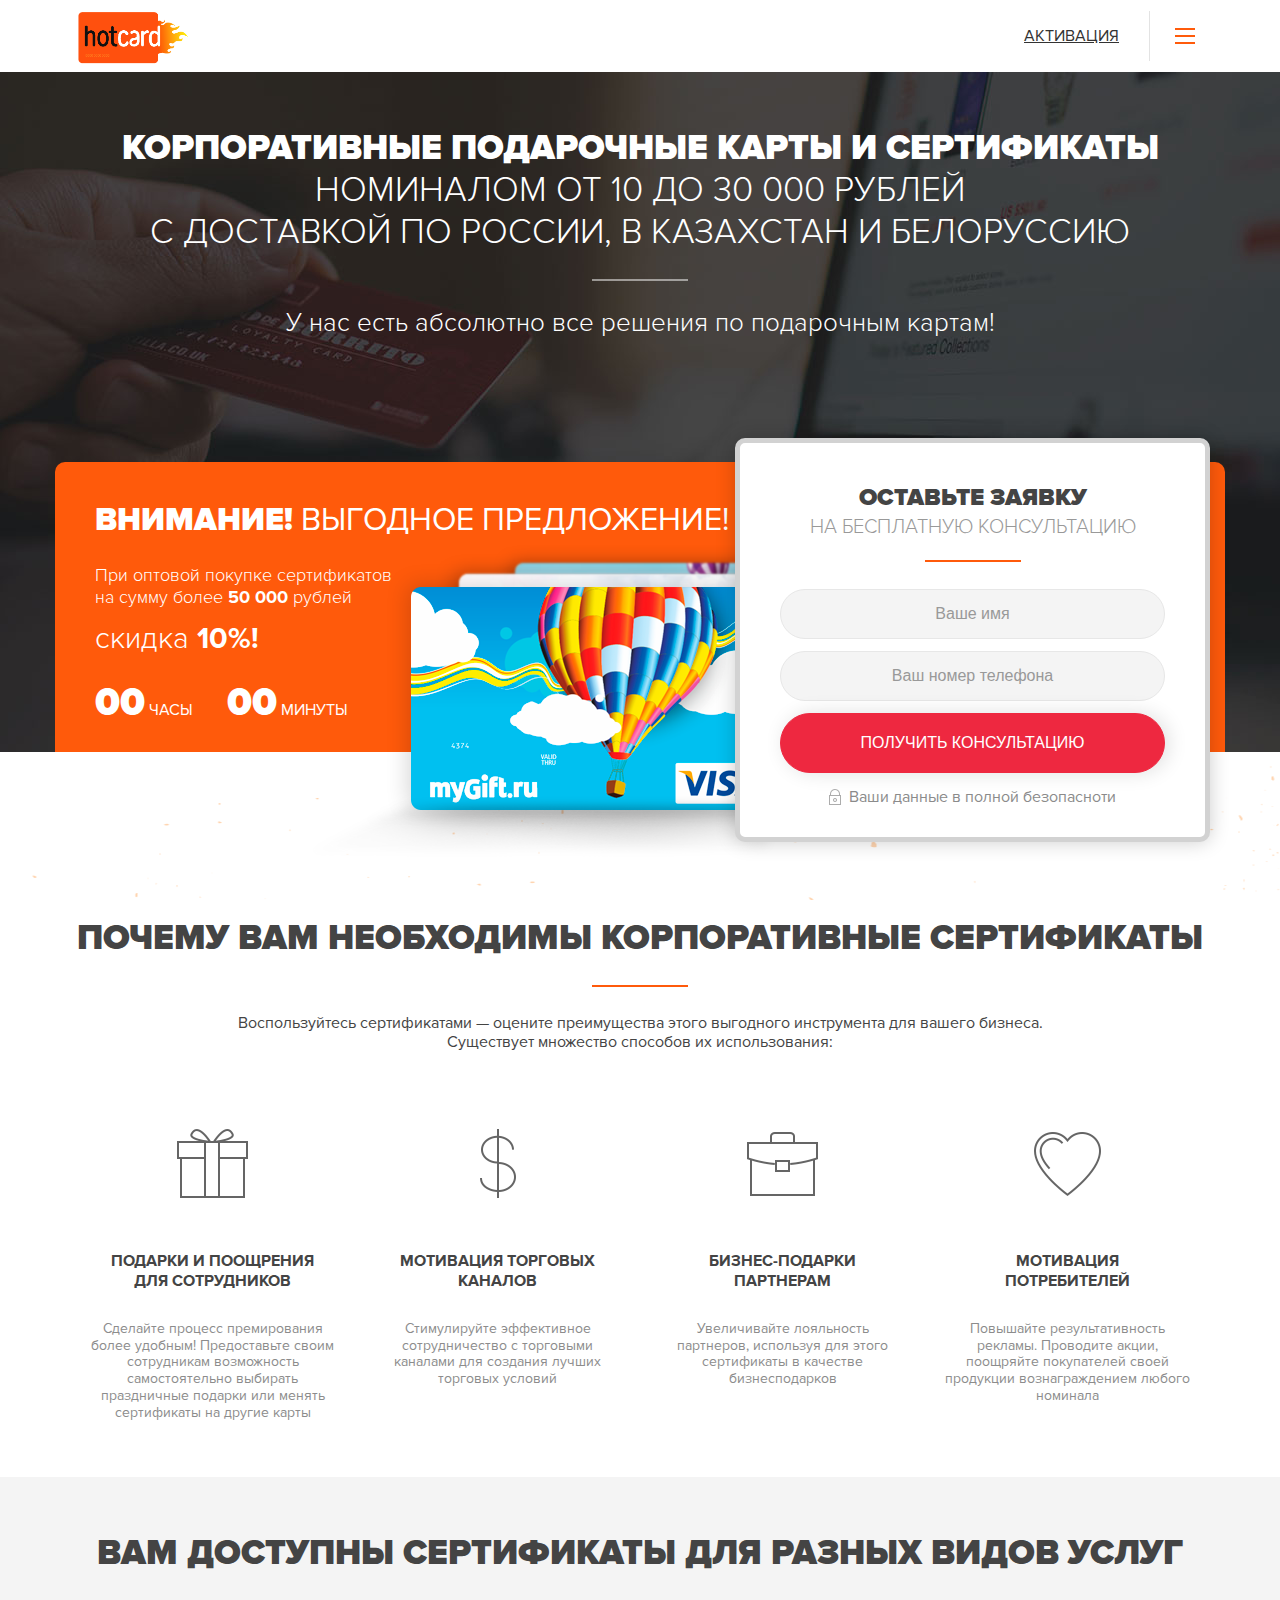
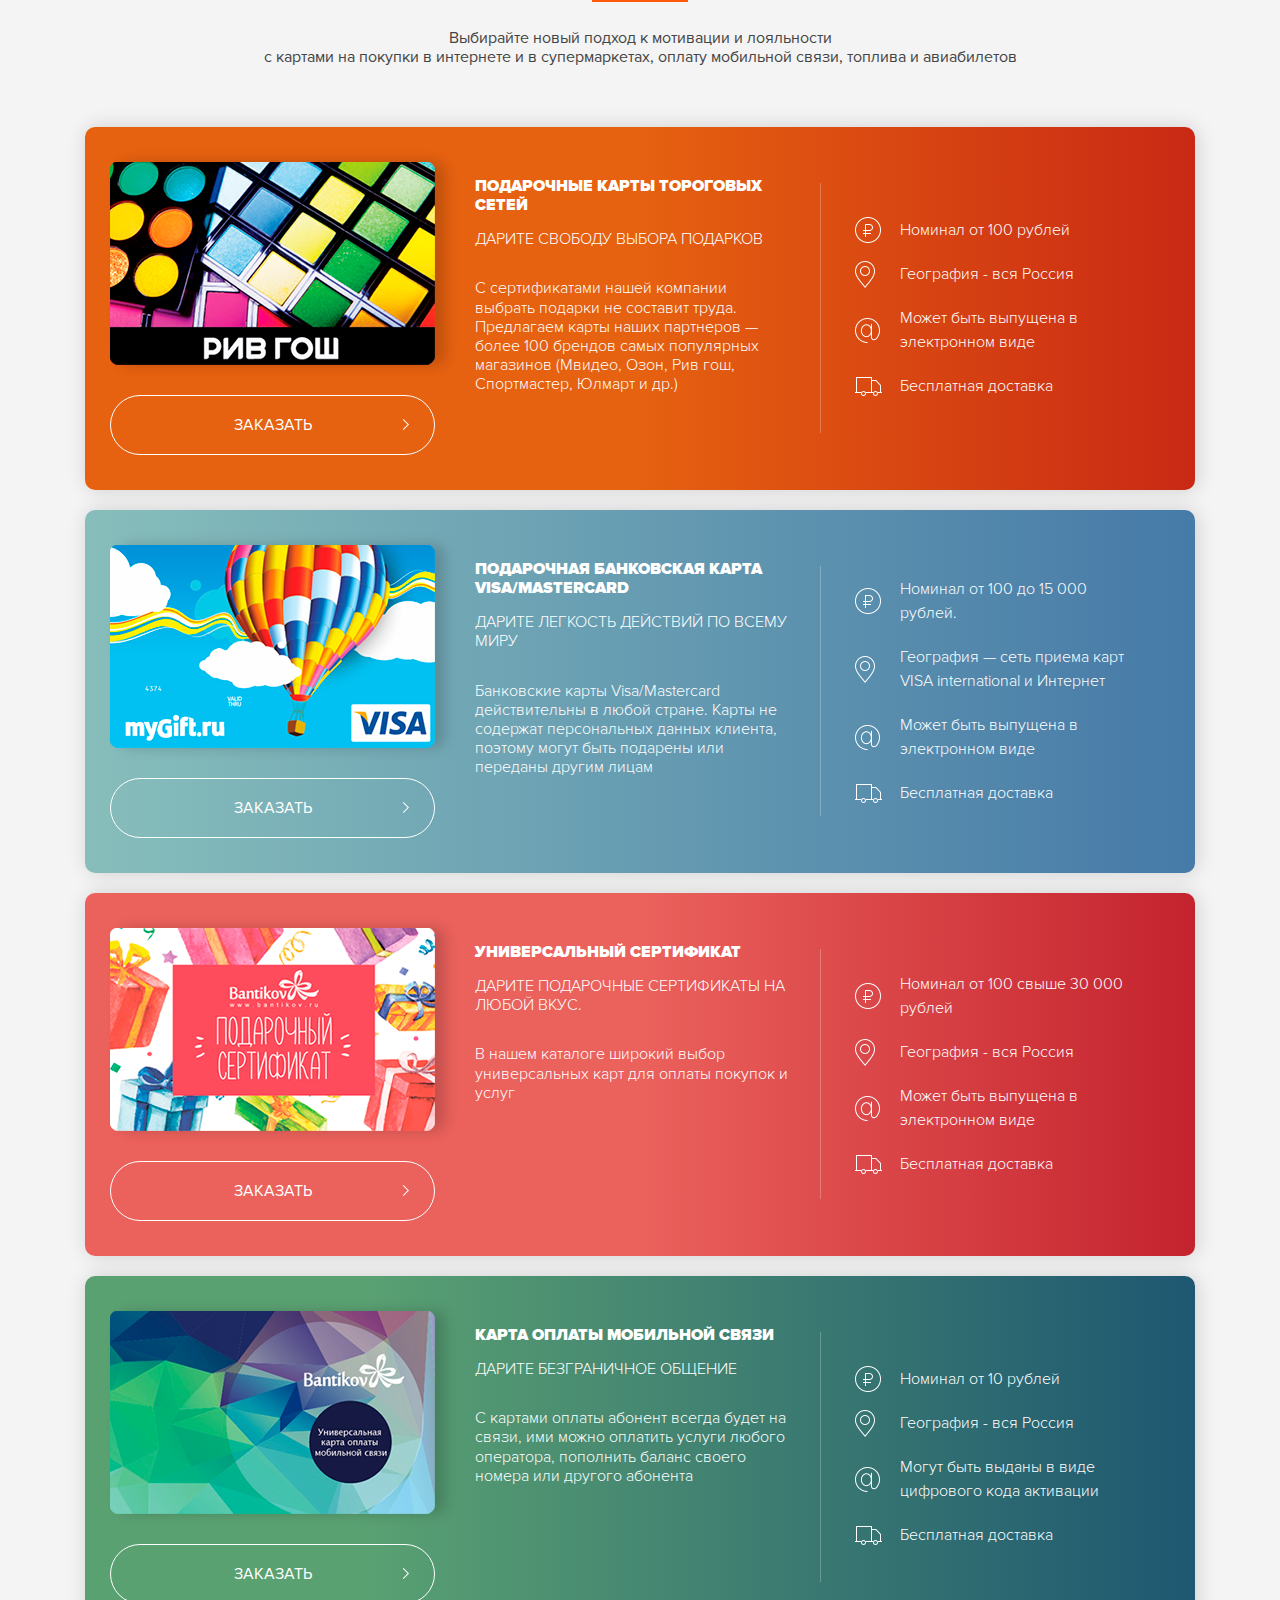
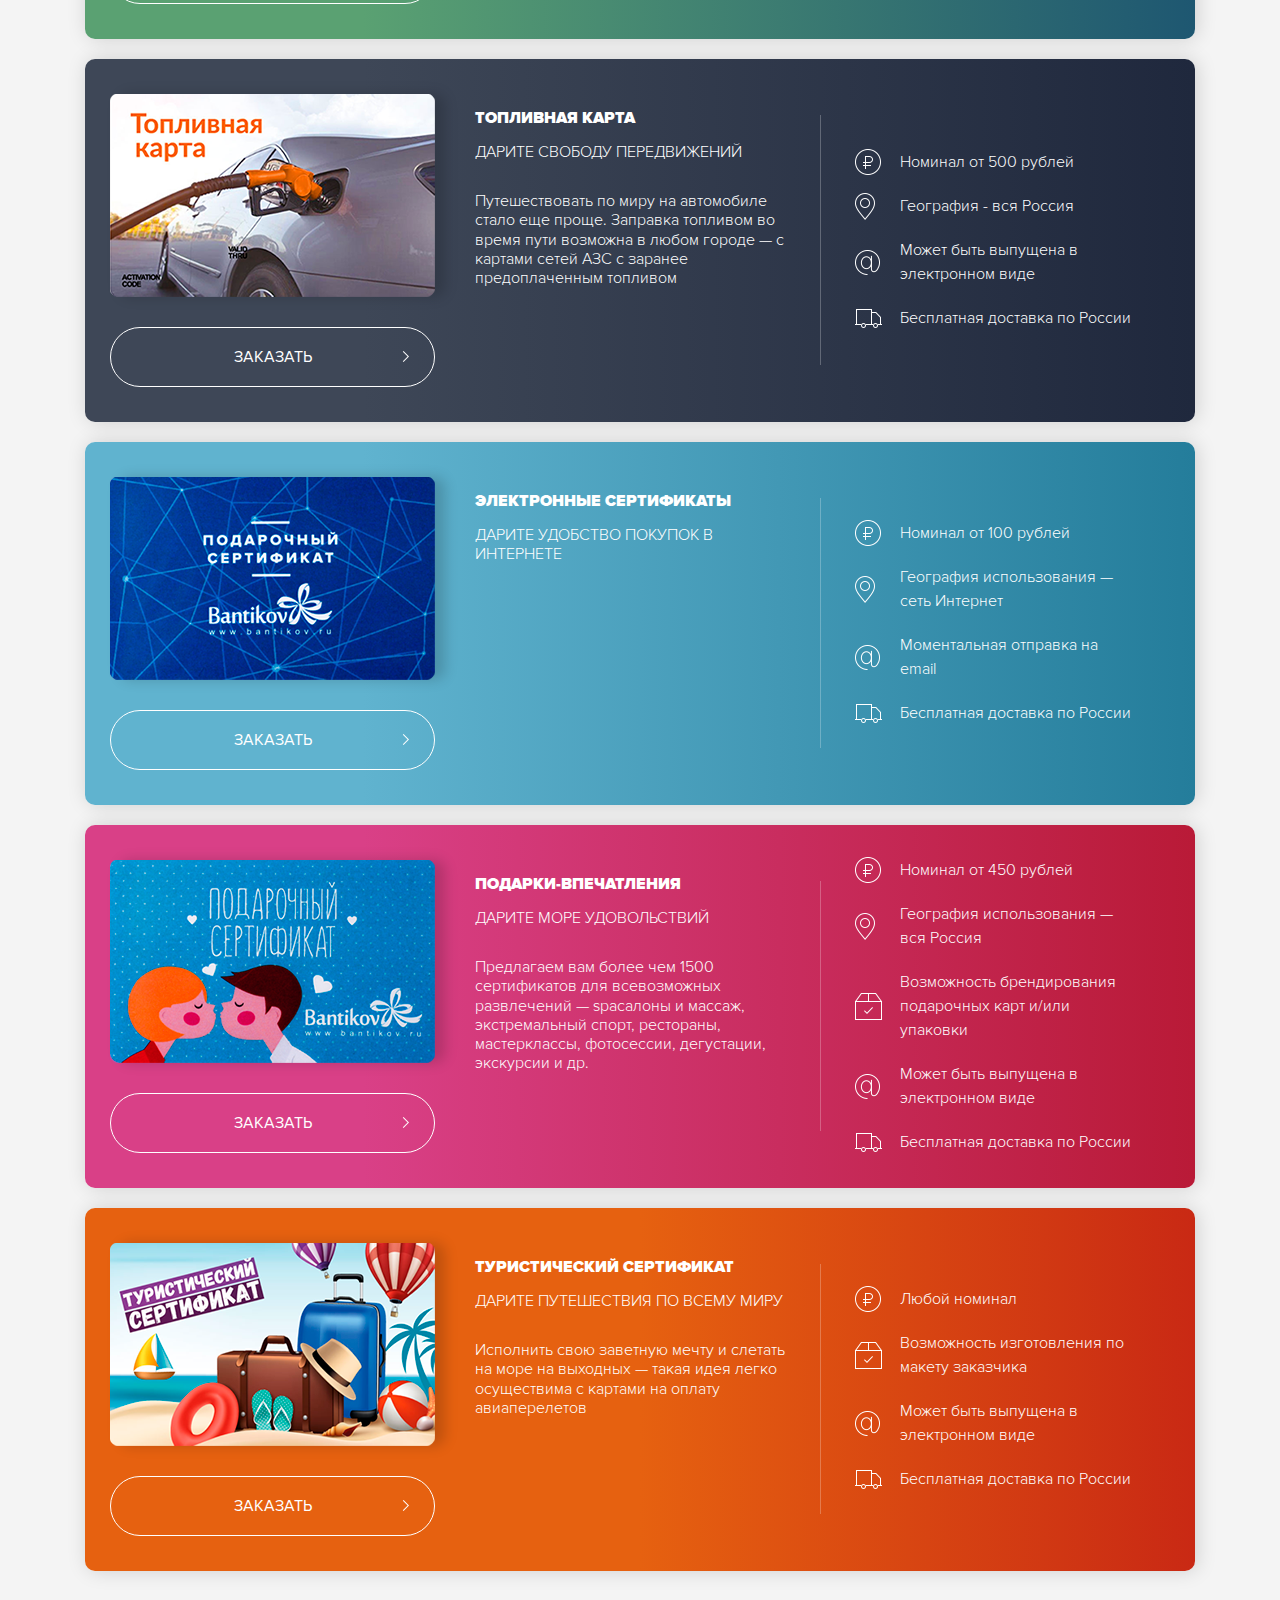
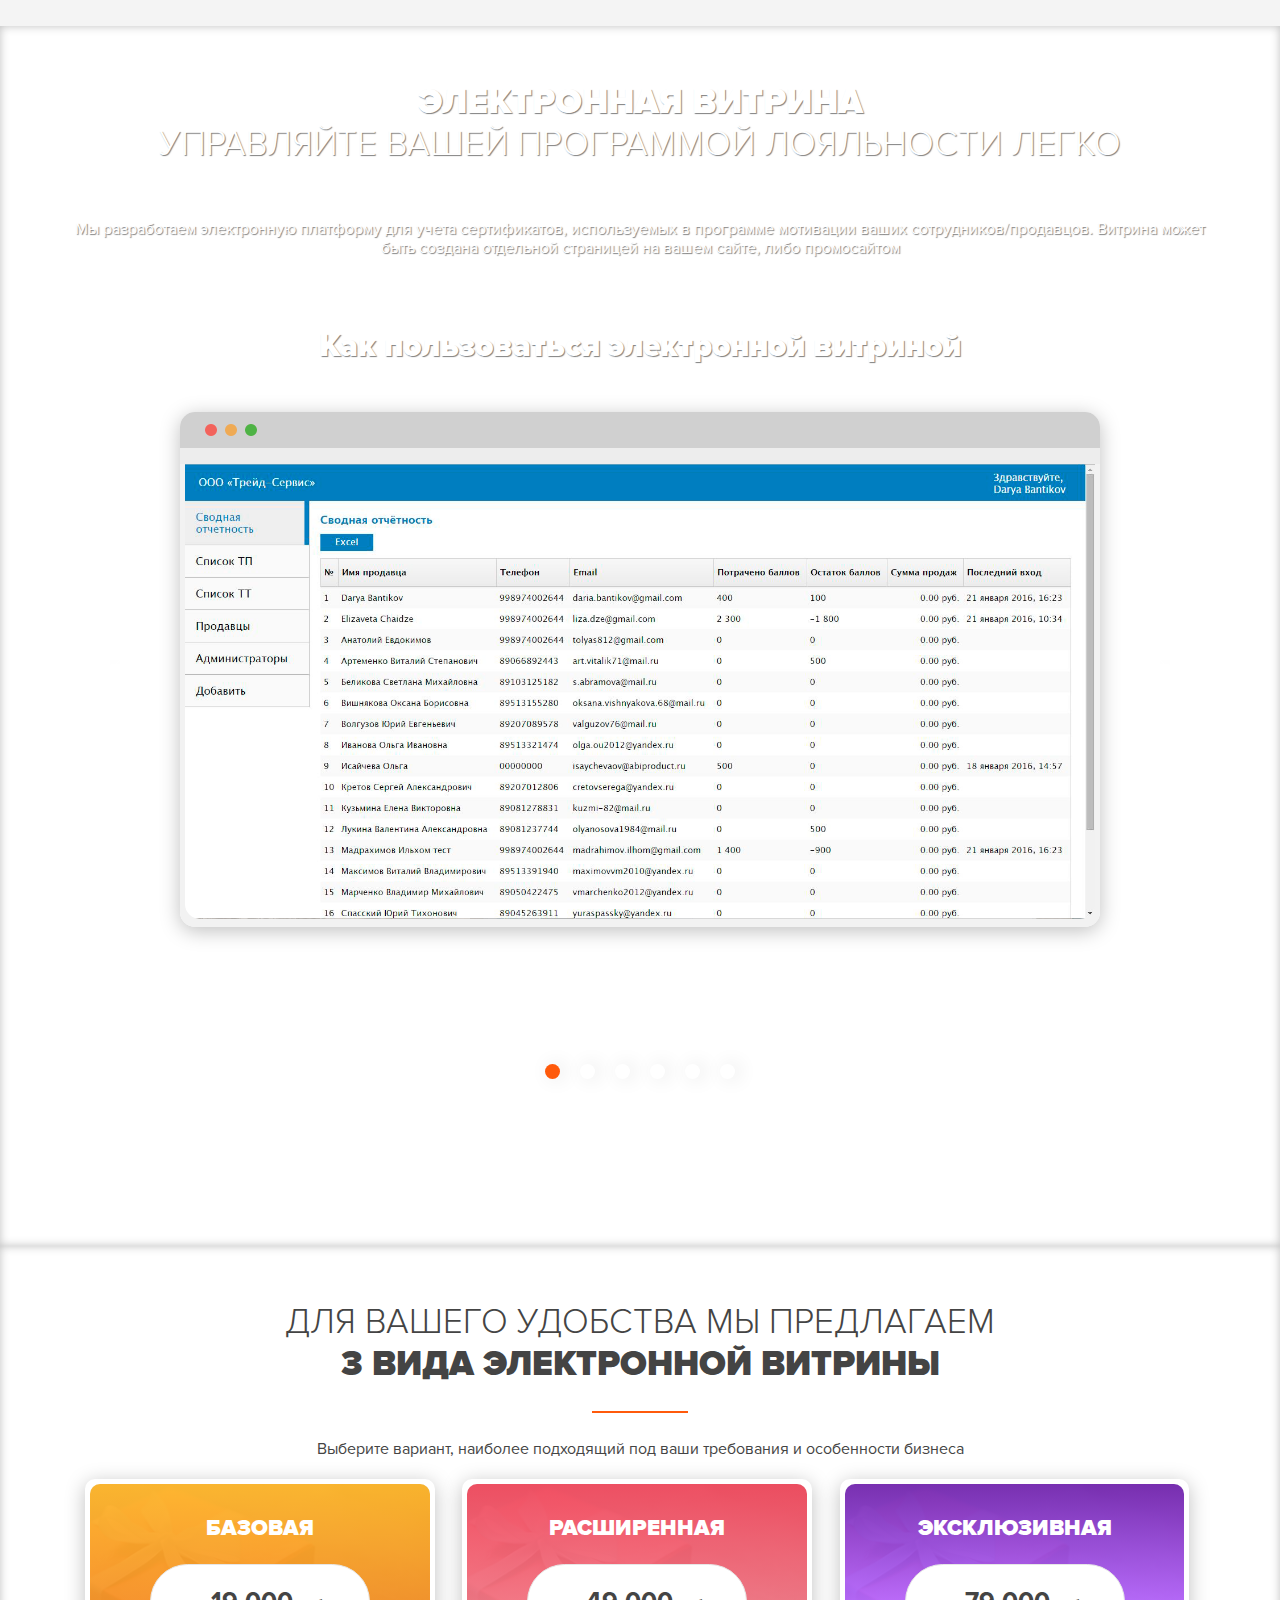
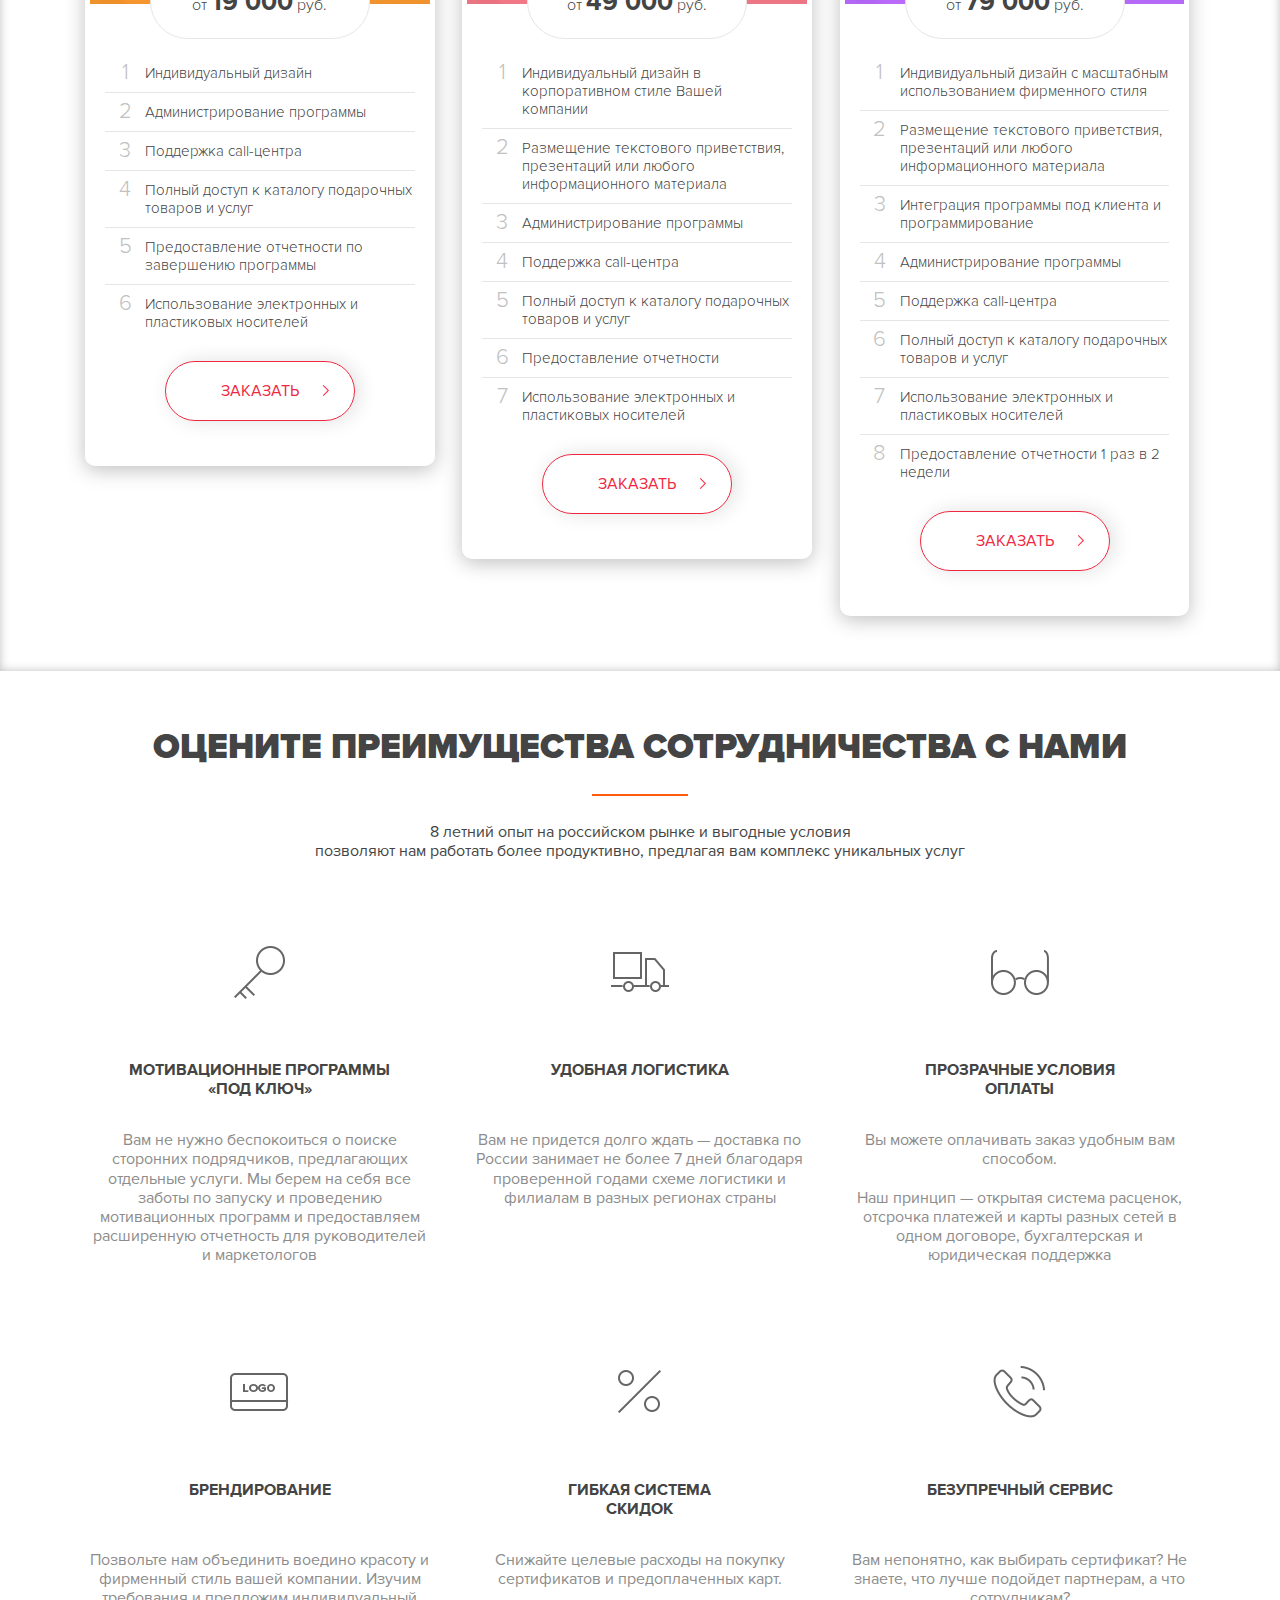
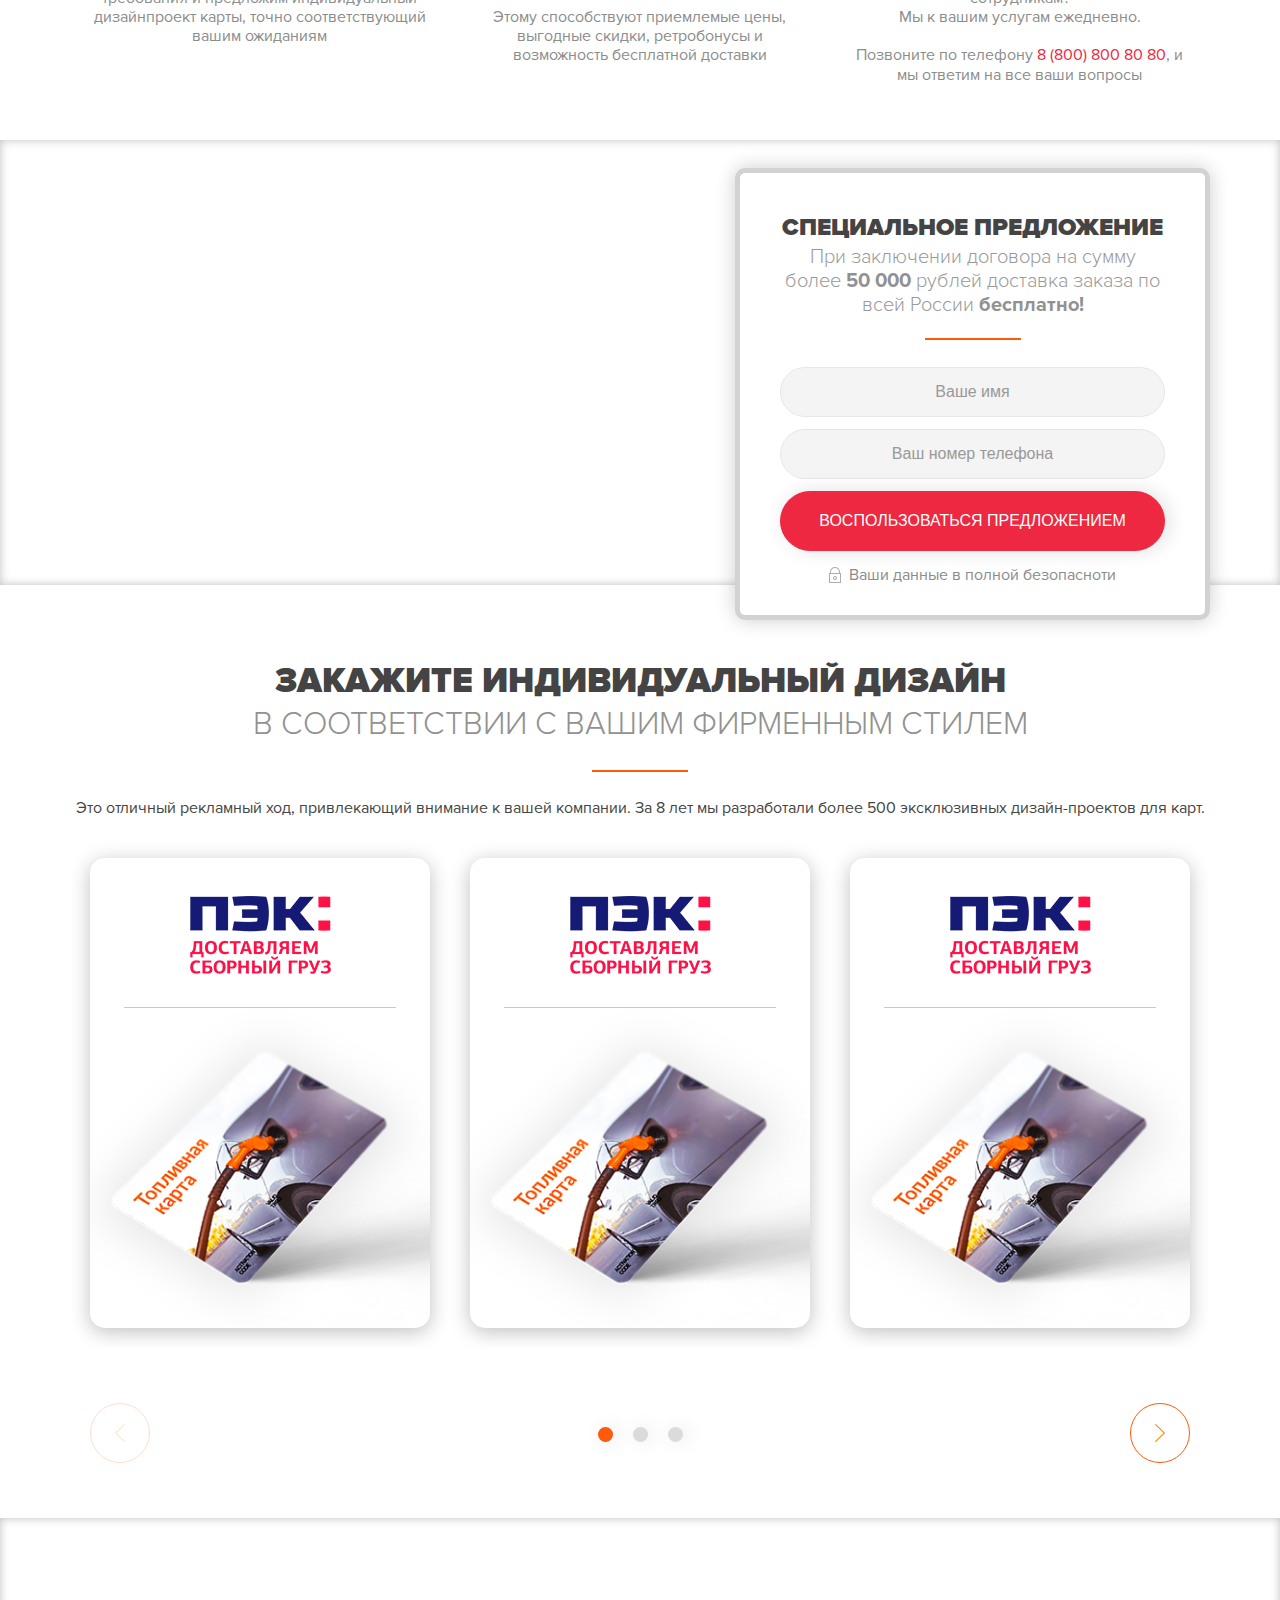
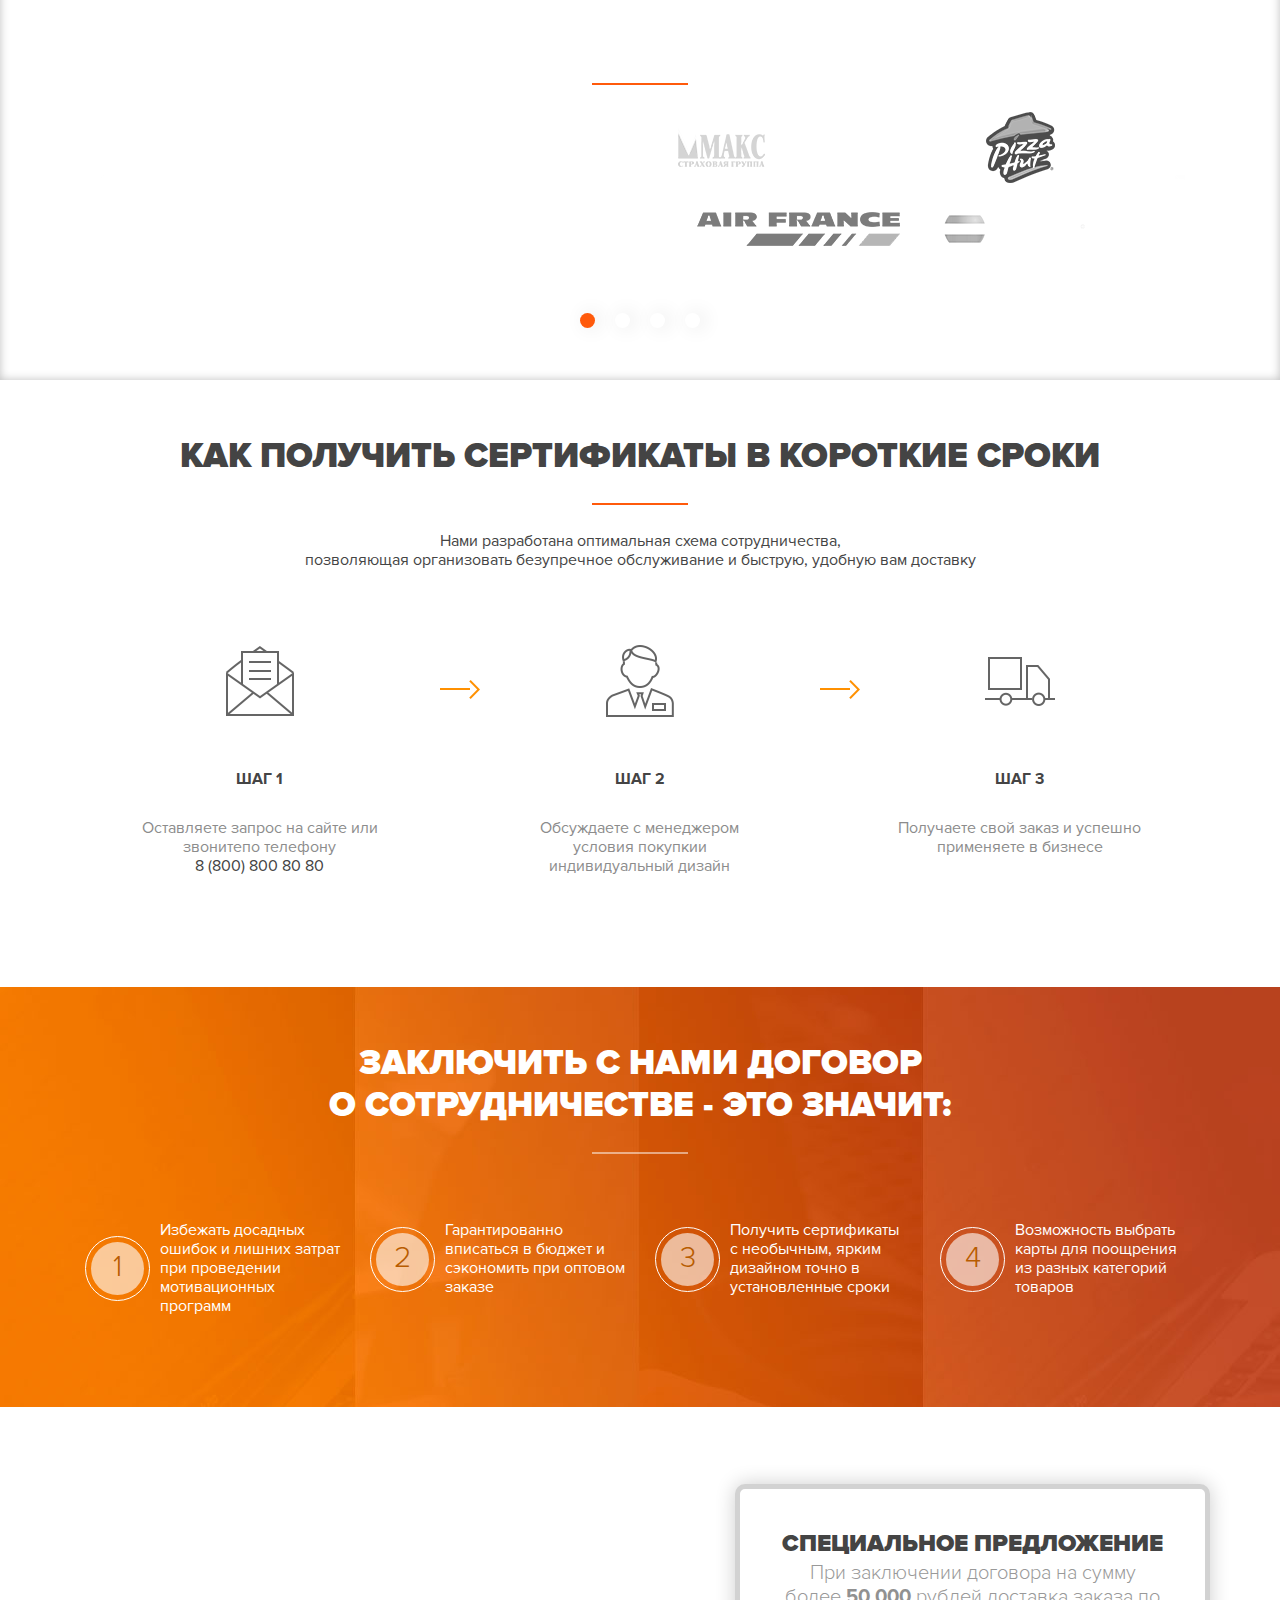
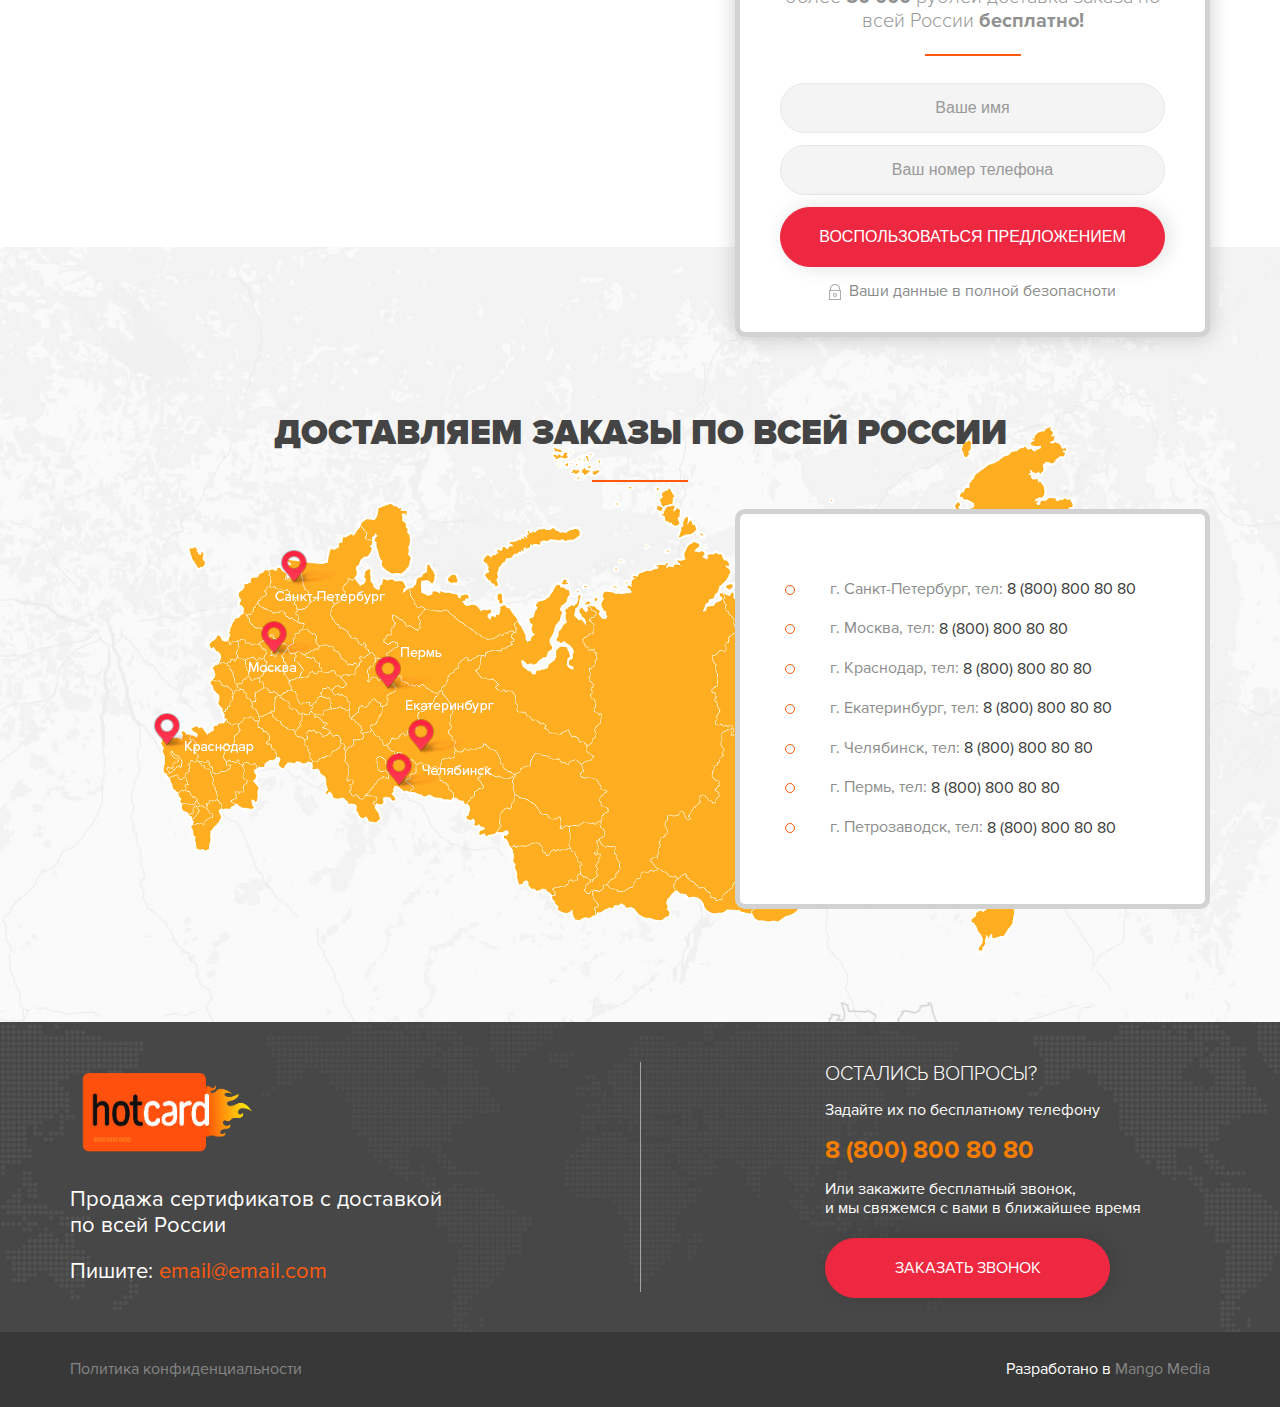
<file: dest/home.html>
<!DOCTYPE html>
<html class="no-js" lang="ru">

	<head>
		<title>Cards</title>
		<meta charset="UTF-8">
		<meta http-equiv="X-UA-Compatible" content="IE=edge">
		<meta name="viewport" content="width=device-width, initial-scale=1">
		<meta name="msapplication-tap-highlight" content="no">
		<link type="image/x-icon" href="favicon.ico" rel="icon">
		<link href="css/plugins.css" rel="stylesheet">
		<link href="css/app.min.css" rel="stylesheet">
	</head>

	<body>
		<div class="m_header">
			<div class="wrapper">
				<div class="logo">
					<a href="#"> </a>
				</div>
				<div class="contacts">
					<div class="vertical-outer">
						<div class="vertical-inner">
							<span class="action">
								<a class="get-popup-action" href="#popup-action">Активация</a>
							</span>
							<span class="sidebarmenu">
								<a href="#menu">
									<span></span>
								</a>
							</span>
						</div>
					</div>
				</div>
			</div>
		</div>
		<div class="content" id="page">
			<section class="m_s1">
				<div class="wrapper">
					<h1 class="center b-line white half">
						<b>Корпоративные подарочные карты и сертификаты</b>
						<br> номиналом от 10 до 30 000 рублей
						<br>с доставкой по России, в Казахстан и Белоруссию</h1>
					<p class="center">У нас есть абсолютно все решения по подарочным картам!</p>
					<div class="countdown">
						<h2>
							<b>Внимание!</b> Выгодное предложение!</h2>
						<p>При оптовой покупке сертификатов
							<br> на сумму более
							<b>50 000</b> рублей</p>
						<p class="large">скидка
							<b>10%!</b>
						</p>
						<div class="clock" data-countdown="2019/01/01"></div>
						<div class="cards"></div>
						<div class="m_default-form">
							<h1 class="center b-line orange">
								<b>Оставьте заявку</b>
								<span class="light">на бесплатную консультацию</span>
							</h1>
							<form class="form" action="form.php" method="post">
								<div class="form-label">
									<input class="form-input" name="name" type="text" placeholder="Ваше имя" required="required">
								</div>
								<div class="form-label">
									<input class="form-input" name="tel" type="tel" placeholder="Ваш номер телефона" required="required">
								</div>
								<input name="input_type" type="hidden">
								<input class="form-submit" type="submit" value="Получить консультацию">
							</form>
							<div class="safe">Ваши данные в полной безопасноти</div>
						</div>
					</div>
				</div>
			</section>
			<section class="m_s2">
				<div class="wrapper">
					<h1 class="center b-line orange">
						<b>Почему вам необходимы корпоративные сертификаты</b>
					</h1>
					<p class="center">Воспользуйтесь сертификатами — оцените преимущества этого выгодного инструмента для вашего бизнеса.
						<br>Существует множество способов их использования:</p>
					<div class="columns">
						<div class="column">
							<div class="icon">
								<div class="type-1"></div>
							</div>
							<div class="title">Подарки и поощрения
								<br>для сотрудников</div>
							<div class="desc">Сделайте процесс премирования более удобным! Предоставьте своим сотрудникам возможность самостоятельно выбирать праздничные подарки или менять сертификаты на другие карты</div>
						</div>
						<div class="column">
							<div class="icon">
								<div class="type-2"></div>
							</div>
							<div class="title">Мотивация торговых
								<br>каналов</div>
							<div class="desc">Стимулируйте эффективное сотрудничество с торговыми каналами для создания лучших торговых условий</div>
						</div>
						<div class="column">
							<div class="icon">
								<div class="type-3"></div>
							</div>
							<div class="title">Бизнес-подарки
								<br>партнерам</div>
							<div class="desc">Увеличивайте лояльность партнеров, используя для этого сертификаты в качестве бизнесподарков</div>
						</div>
						<div class="column">
							<div class="icon">
								<div class="type-4"></div>
							</div>
							<div class="title">Мотивация
								<br>потребителей</div>
							<div class="desc">Повышайте результативность рекламы. Проводите акции, поощряйте покупателей своей продукции вознаграждением любого номинала</div>
						</div>
					</div>
				</div>
			</section>
			<section class="m_s3" id="s1">
				<div class="wrapper">
					<h1 class="center b-line orange">
						<b>Вам доступны сертификаты для разных видов услуг</b>
					</h1>
					<p class="center">Выбирайте новый подход к мотивации и лояльности
						<br>с картами на покупки в интернете и в супермаркетах, оплату мобильной связи, топлива и авиабилетов</p>
					<div class="certificates">
						<div class="item">
							<div class="lead">
								<div class="info">
									<div class="image">
										<img src="images/m_s3/1.png" alt>
									</div>
									<div class="action">
										<a class="get-popup" data-title="заказать сертификат" href="#popup-callback">Заказать</a>
									</div>
								</div>
								<div class="desc">
									<h3>Подарочные карты тороговых сетей</h3>
									<div class="slogan">Дарите свободу выбора подарков</div>
									<p>С сертификатами нашей компании выбрать подарки не составит труда. Предлагаем карты наших партнеров — более 100 брендов самых популярных магазинов (Мвидео, Озон, Рив гош, Спортмастер, Юлмарт и др.)</p>
								</div>
							</div>
							<div class="details">
								<div class="price">Номинал от 100 рублей</div>
								<div class="locate">География - вся Россия</div>
								<div class="online">Может быть выпущена в электронном виде</div>
								<div class="delivery">Бесплатная доставка</div>
							</div>
						</div>
						<div class="item">
							<div class="lead">
								<div class="info">
									<div class="image">
										<img src="images/m_s3/2.png" alt>
									</div>
									<div class="action">
										<a class="get-popup" data-title="заказать сертификат" href="#popup-callback">Заказать</a>
									</div>
								</div>
								<div class="desc">
									<h3>Подарочная банковская карта Visa/Mastercard</h3>
									<div class="slogan">Дарите легкость действий по всему миру</div>
									<p>Банковские карты Visa/Mastercard действительны в любой стране. Карты не содержат персональных данных клиента, поэтому могут быть подарены или переданы другим лицам</p>
								</div>
							</div>
							<div class="details">
								<div class="price">Номинал от 100 до 15 000 рублей.</div>
								<div class="locate">География — сеть приема карт VISA international и Интернет</div>
								<div class="online">Может быть выпущена в электронном виде</div>
								<div class="delivery">Бесплатная доставка</div>
							</div>
						</div>
						<div class="item">
							<div class="lead">
								<div class="info">
									<div class="image">
										<img src="images/m_s3/3.png" alt>
									</div>
									<div class="action">
										<a class="get-popup" data-title="заказать сертификат" href="#popup-callback">Заказать</a>
									</div>
								</div>
								<div class="desc">
									<h3>Универсальный сертификат</h3>
									<div class="slogan">Дарите подарочные сертификаты на любой вкус.</div>
									<p>В нашем каталоге широкий выбор универсальных карт для оплаты покупок и услуг</p>
								</div>
							</div>
							<div class="details">
								<div class="price">Номинал от 100 свыше 30 000 рублей</div>
								<div class="locate">География - вся Россия</div>
								<div class="online">Может быть выпущена в электронном виде</div>
								<div class="delivery">Бесплатная доставка</div>
							</div>
						</div>
						<div class="item">
							<div class="lead">
								<div class="info">
									<div class="image">
										<img src="images/m_s3/4.png" alt>
									</div>
									<div class="action">
										<a class="get-popup" data-title="заказать сертификат" href="#popup-callback">Заказать</a>
									</div>
								</div>
								<div class="desc">
									<h3>Карта оплаты мобильной связи</h3>
									<div class="slogan">Дарите безграничное общение</div>
									<p>С картами оплаты абонент всегда будет на связи, ими можно оплатить услуги любого оператора, пополнить баланс своего номера или другого абонента</p>
								</div>
							</div>
							<div class="details">
								<div class="price">Номинал от 10 рублей</div>
								<div class="locate">География - вся Россия</div>
								<div class="online">Могут быть выданы в виде цифрового кода активации</div>
								<div class="delivery">Бесплатная доставка</div>
							</div>
						</div>
						<div class="item">
							<div class="lead">
								<div class="info">
									<div class="image">
										<img src="images/m_s3/5.png" alt>
									</div>
									<div class="action">
										<a class="get-popup" data-title="заказать сертификат" href="#popup-callback">Заказать</a>
									</div>
								</div>
								<div class="desc">
									<h3>Топливная карта</h3>
									<div class="slogan">Дарите свободу передвижений</div>
									<p>Путешествовать по миру на автомобиле стало еще проще. Заправка топливом во время пути возможна в любом городе — с картами сетей АЗС с заранее предоплаченным топливом</p>
								</div>
							</div>
							<div class="details">
								<div class="price">Номинал от 500 рублей</div>
								<div class="locate">География - вся Россия</div>
								<div class="online">Может быть выпущена в электронном виде</div>
								<div class="delivery">Бесплатная доставка по России</div>
							</div>
						</div>
						<div class="item">
							<div class="lead">
								<div class="info">
									<div class="image">
										<img src="images/m_s3/6.png" alt>
									</div>
									<div class="action">
										<a class="get-popup" data-title="заказать сертификат" href="#popup-callback">Заказать</a>
									</div>
								</div>
								<div class="desc">
									<h3>Электронные сертификаты</h3>
									<div class="slogan">Дарите удобство покупок в интернете</div>
									<p></p>
								</div>
							</div>
							<div class="details">
								<div class="price">Номинал от 100 рублей</div>
								<div class="locate">География использования — сеть Интернет</div>
								<div class="online">Моментальная отправка на email</div>
								<div class="delivery">Бесплатная доставка по России</div>
							</div>
						</div>
						<div class="item">
							<div class="lead">
								<div class="info">
									<div class="image">
										<img src="images/m_s3/7.png" alt>
									</div>
									<div class="action">
										<a class="get-popup" data-title="заказать сертификат" href="#popup-callback">Заказать</a>
									</div>
								</div>
								<div class="desc">
									<h3>Подарки-впечатления</h3>
									<div class="slogan">Дарите море удовольствий</div>
									<p>Предлагаем вам более чем 1500 сертификатов для всевозможных развлечений — spaсалоны и массаж, экстремальный спорт, рестораны, мастерклассы, фотосессии, дегустации, экскурсии и др.</p>
								</div>
							</div>
							<div class="details">
								<div class="price">Номинал от 450 рублей</div>
								<div class="locate">География использования — вся Россия</div>
								<div class="branding">Возможность брендирования подарочных карт и/или упаковки</div>
								<div class="online">Может быть выпущена в электронном виде</div>
								<div class="delivery">Бесплатная доставка по России</div>
							</div>
						</div>
						<div class="item">
							<div class="lead">
								<div class="info">
									<div class="image">
										<img src="images/m_s3/8.png" alt>
									</div>
									<div class="action">
										<a class="get-popup" data-title="заказать сертификат" href="#popup-callback">Заказать</a>
									</div>
								</div>
								<div class="desc">
									<h3>Туристический сертификат</h3>
									<div class="slogan">Дарите путешествия по всему миру</div>
									<p>Исполнить свою заветную мечту и слетать на море на выходных — такая идея легко осуществима с картами на оплату авиаперелетов</p>
								</div>
							</div>
							<div class="details">
								<div class="price">Любой номинал</div>
								<div class="branding">Возможность изготовления по макету заказчика</div>
								<div class="online">Может быть выпущена в электронном виде</div>
								<div class="delivery">Бесплатная доставка по России</div>
							</div>
						</div>
					</div>
				</div>
			</section>
			<section class="m_s4" id="s2">
				<div class="wrapper">
					<h1 class="center b-line white half">
						<b>Электронная витрина</b>
						<br>Управляйте вашей программой лояльности легко</h1>
					<p class="center">Мы разработаем электронную платформу для учета сертификатов, используемых в программе мотивации ваших сотрудников/продавцов. Витрина может быть создана отдельной страницей на вашем сайте, либо промосайтом</p>
					<h2 class="center">
						<b>Как пользоваться электронной витриной</b>
					</h2>
					<div class="loyality">
						<div class="slide" data-desc="Пройдя авторизацию, владелец карты видит каталог сертификатов, разбитый по категориям. Можно выбирать сертификат из любой категории, на сумму имеющихся бонусных баллов.">
							<img src="images/m_s4/image.png" alt>
						</div>
						<div class="slide" data-desc="Описание №2">
							<img src="images/m_s4/image.png" alt>
						</div>
						<div class="slide" data-desc="Описание №3">
							<img src="images/m_s4/image.png" alt>
						</div>
						<div class="slide" data-desc="Описание №4">
							<img src="images/m_s4/image.png" alt>
						</div>
						<div class="slide" data-desc="Описание №5">
							<img src="images/m_s4/image.png" alt>
						</div>
						<div class="slide" data-desc="Описание №6">
							<img src="images/m_s4/image.png" alt>
						</div>
					</div>
					<div class="loyality-data">
						<div class="status">status</div>
						<div class="desc">desc</div>
					</div>
					<div class="loyality-dots"></div>
					<div class="action">
						<a class="get-popup" data-title="попробовать демо-версию" href="#popup-callback">Попробовать бесплатную демо-версию</a>
					</div>
				</div>
			</section>
			<section class="m_s5">
				<div class="wrapper">
					<h1 class="center b-line orange">Для вашего удобства мы предлагаем
						<br>
						<b>3 вида электронной витрины</b>
					</h1>
					<p class="center">Выберите вариант, наиболее подходящий под ваши требования и особенности бизнеса</p>
					<div class="columns">
						<div class="column">
							<div class="title">
								<span>Базовая</span>
							</div>
							<div class="price">от
								<b>19 000</b> руб.</div>
							<div class="list">
								<ol>
									<li>Индивидуальный дизайн</li>
									<li>Администрирование программы</li>
									<li>Поддержка call-центра</li>
									<li>Полный доступ к каталогу подарочных товаров и услуг</li>
									<li>Предоставление отчетности по завершению программы</li>
									<li>Использование электронных и пластиковых носителей</li>
								</ol>
							</div>
							<div class="action">
								<a class="get-popup" data-title="базовую эл. витрину" href="#popup-callback">Заказать</a>
							</div>
						</div>
						<div class="column">
							<div class="title">
								<span>Расширенная</span>
							</div>
							<div class="price">от
								<b>49 000</b> руб.</div>
							<div class="list">
								<ol>
									<li>Индивидуальный дизайн в корпоративном стиле Вашей компании</li>
									<li>Размещение текстового приветствия, презентаций или любого информационного материала</li>
									<li>Администрирование программы</li>
									<li>Поддержка call-центра</li>
									<li>Полный доступ к каталогу подарочных товаров и услуг</li>
									<li>Предоставление отчетности</li>
									<li>Использование электронных и пластиковых носителей</li>
								</ol>
							</div>
							<div class="action">
								<a class="get-popup" data-title="расширенную эл. витрину" href="#popup-callback">Заказать</a>
							</div>
						</div>
						<div class="column">
							<div class="title">
								<span>Эксклюзивная</span>
							</div>
							<div class="price">от
								<b>79 000</b> руб.</div>
							<div class="list">
								<ol>
									<li>Индивидуальный дизайн с масштабным использованием фирменного стиля</li>
									<li>Размещение текстового приветствия, презентаций или любого информационного материала</li>
									<li>Интеграция программы под клиента и программирование</li>
									<li>Администрирование программы</li>
									<li>Поддержка call-центра</li>
									<li>Полный доступ к каталогу подарочных товаров и услуг</li>
									<li>Использование электронных и пластиковых носителей</li>
									<li>Предоставление отчетности 1 раз в 2 недели</li>
								</ol>
							</div>
							<div class="action">
								<a class="get-popup" data-title="эксклюзивную эл. витрину" href="#popup-callback">Заказать</a>
							</div>
						</div>
					</div>
				</div>
			</section>
			<section class="m_s6" id="s3">
				<div class="wrapper">
					<h1 class="center b-line orange">
						<b>Оцените преимущества сотрудничества с нами</b>
					</h1>
					<p class="center">8 летний опыт на российском рынке и выгодные условия
						<br>позволяют нам работать более продуктивно, предлагая вам комплекс уникальных услуг</p>
					<div class="columns">
						<div class="column">
							<div class="icon">
								<div class="type-1"></div>
							</div>
							<div class="title">Мотивационные программы
								<br>«под ключ»</div>
							<div class="desc">Вам не нужно беспокоиться о поиске сторонних подрядчиков, предлагающих отдельные услуги. Мы берем на себя все заботы по запуску и проведению мотивационных программ и предоставляем расширенную отчетность для руководителей и маркетологов</div>
						</div>
						<div class="column">
							<div class="icon">
								<div class="type-2"></div>
							</div>
							<div class="title">Удобная логистика</div>
							<div class="desc">Вам не придется долго ждать — доставка по России занимает не более 7 дней благодаря проверенной годами схеме логистики и филиалам в разных регионах страны</div>
						</div>
						<div class="column">
							<div class="icon">
								<div class="type-3"></div>
							</div>
							<div class="title">Прозрачные условия
								<br>оплаты</div>
							<div class="desc">Вы можете оплачивать заказ удобным вам способом.
								<br>
								<br>Наш принцип — открытая система расценок, отсрочка платежей и карты разных сетей в одном договоре, бухгалтерская и юридическая поддержка</div>
						</div>
						<div class="column">
							<div class="icon">
								<div class="type-4"></div>
							</div>
							<div class="title">Брендирование</div>
							<div class="desc">Позвольте нам объединить воедино красоту и фирменный стиль вашей компании. Изучим требования и предложим индивидуальный дизайнпроект карты, точно соответствующий вашим ожиданиям</div>
						</div>
						<div class="column">
							<div class="icon">
								<div class="type-5"></div>
							</div>
							<div class="title">Гибкая система
								<br>скидок</div>
							<div class="desc">Снижайте целевые расходы на покупку сертификатов и предоплаченных карт.
								<br>
								<br>Этому способствуют приемлемые цены, выгодные скидки, ретробонусы и возможность бесплатной доставки</div>
						</div>
						<div class="column">
							<div class="icon">
								<div class="type-6"></div>
							</div>
							<div class="title">Безупречный сервис</div>
							<div class="desc">Вам непонятно, как выбирать сертификат? Не знаете, что лучше подойдет партнерам, а что сотрудникам?
								<br>Мы к вашим услугам ежедневно.
								<br>
								<br>Позвоните по телефону
								<span>8 (800) 800 80 80</span>, и мы ответим на все ваши вопросы</div>
						</div>
					</div>
				</div>
			</section>
			<section class="m_s7">
				<div class="wrapper">
					<article>
						<h1 class="b-line white half">
							<b>Что вы получите, работая с нами:</b>
						</h1>
						<ul>
							<li>Квалифицированную техническую поддержку</li>
							<li>Возможность обмена карт</li>
							<li>Разработку мотивационной программы</li>
							<li>Удобный обмен баллов</li>
							<li>Выпуск виртуальных подарочных карт в виде кодов активации</li>
							<li>Быструю доставку по РФ</li>
						</ul>
					</article>
					<div class="m_default-form">
						<h1 class="center b-line orange">
							<b>Специальное предложение</b>
							<span class="light small">При заключении договора на сумму более
								<b>50 000</b> рублей доставка заказа по всей России
								<b>бесплатно!</b>
							</span>
						</h1>
						<form class="form" action="form.php" method="post">
							<div class="form-label">
								<input class="form-input" name="name" type="text" placeholder="Ваше имя" required="required">
							</div>
							<div class="form-label">
								<input class="form-input" name="tel" type="tel" placeholder="Ваш номер телефона" required="required">
							</div>
							<input name="input_type" type="hidden">
							<input class="form-submit" type="submit" value="Воспользоваться предложением">
						</form>
						<div class="safe">Ваши данные в полной безопасноти</div>
					</div>
				</div>
			</section>
			<section class="m_s8" id="s4">
				<div class="wrapper">
					<h1 class="center b-line orange">
						<b>Закажите индивидуальный дизайн</b>
						<br>
						<span class="light">в соответствии с вашим фирменным стилем</span>
					</h1>
					<p class="center">Это отличный рекламный ход, привлекающий внимание к вашей компании. За 8 лет мы разработали более 500 эксклюзивных дизайн-проектов для карт.</p>
					<div class="portfolio-carousel">
						<div class="slide">
							<div class="slide-wrap">
								<div class="header">
									<img src="images/m_s8/logo.png" alt>
								</div>
								<div class="body">
									<div class="front">
										<img src="images/m_s8/card.png" alt>
									</div>
									<div class="end">
										<ul>
											<li>«Поздравление сотрудников с днем рождения» (КЛИЕНТ ООО «ПЭК»)</li>
											<li>В день рождения сотрудник получает подарок — электронный сертификат (выбор из 3 услуг).</li>
											<li>4000 номинальных брендированных сертификатов по 700 рублей в 182 городах</li>
											<li>Продолжительность акции — 1 год</li>
										</ul>
									</div>
								</div>
							</div>
						</div>
						<div class="slide">
							<div class="slide-wrap">
								<div class="header">
									<img src="images/m_s8/logo.png" alt>
								</div>
								<div class="body">
									<div class="front">
										<img src="images/m_s8/card.png" alt>
									</div>
									<div class="end">
										<ul>
											<li>«Поздравление сотрудников с днем рождения» (КЛИЕНТ ООО «ПЭК»)</li>
											<li>В день рождения сотрудник получает подарок — электронный сертификат (выбор из 3 услуг).</li>
											<li>4000 номинальных брендированных сертификатов по 700 рублей в 182 городах</li>
											<li>Продолжительность акции — 1 год</li>
										</ul>
									</div>
								</div>
							</div>
						</div>
						<div class="slide">
							<div class="slide-wrap">
								<div class="header">
									<img src="images/m_s8/logo.png" alt>
								</div>
								<div class="body">
									<div class="front">
										<img src="images/m_s8/card.png" alt>
									</div>
									<div class="end">
										<ul>
											<li>«Поздравление сотрудников с днем рождения» (КЛИЕНТ ООО «ПЭК»)</li>
											<li>В день рождения сотрудник получает подарок — электронный сертификат (выбор из 3 услуг).</li>
											<li>4000 номинальных брендированных сертификатов по 700 рублей в 182 городах</li>
											<li>Продолжительность акции — 1 год</li>
										</ul>
									</div>
								</div>
							</div>
						</div>
						<div class="slide">
							<div class="slide-wrap">
								<div class="header">
									<img src="images/m_s8/logo.png" alt>
								</div>
								<div class="body">
									<div class="front">
										<img src="images/m_s8/card.png" alt>
									</div>
									<div class="end">
										<ul>
											<li>«Поздравление сотрудников с днем рождения» (КЛИЕНТ ООО «ПЭК»)</li>
											<li>В день рождения сотрудник получает подарок — электронный сертификат (выбор из 3 услуг).</li>
											<li>4000 номинальных брендированных сертификатов по 700 рублей в 182 городах</li>
											<li>Продолжительность акции — 1 год</li>
										</ul>
									</div>
								</div>
							</div>
						</div>
						<div class="slide">
							<div class="slide-wrap">
								<div class="header">
									<img src="images/m_s8/logo.png" alt>
								</div>
								<div class="body">
									<div class="front">
										<img src="images/m_s8/card.png" alt>
									</div>
									<div class="end">
										<ul>
											<li>«Поздравление сотрудников с днем рождения» (КЛИЕНТ ООО «ПЭК»)</li>
											<li>В день рождения сотрудник получает подарок — электронный сертификат (выбор из 3 услуг).</li>
											<li>4000 номинальных брендированных сертификатов по 700 рублей в 182 городах</li>
											<li>Продолжительность акции — 1 год</li>
										</ul>
									</div>
								</div>
							</div>
						</div>
						<div class="slide">
							<div class="slide-wrap">
								<div class="header">
									<img src="images/m_s8/logo.png" alt>
								</div>
								<div class="body">
									<div class="front">
										<img src="images/m_s8/card.png" alt>
									</div>
									<div class="end">
										<ul>
											<li>«Поздравление сотрудников с днем рождения» (КЛИЕНТ ООО «ПЭК»)</li>
											<li>В день рождения сотрудник получает подарок — электронный сертификат (выбор из 3 услуг).</li>
											<li>4000 номинальных брендированных сертификатов по 700 рублей в 182 городах</li>
											<li>Продолжительность акции — 1 год</li>
										</ul>
									</div>
								</div>
							</div>
						</div>
						<div class="slide">
							<div class="slide-wrap">
								<div class="header">
									<img src="images/m_s8/logo.png" alt>
								</div>
								<div class="body">
									<div class="front">
										<img src="images/m_s8/card.png" alt>
									</div>
									<div class="end">
										<ul>
											<li>«Поздравление сотрудников с днем рождения» (КЛИЕНТ ООО «ПЭК»)</li>
											<li>В день рождения сотрудник получает подарок — электронный сертификат (выбор из 3 услуг).</li>
											<li>4000 номинальных брендированных сертификатов по 700 рублей в 182 городах</li>
											<li>Продолжительность акции — 1 год</li>
										</ul>
									</div>
								</div>
							</div>
						</div>
						<div class="slide">
							<div class="slide-wrap">
								<div class="header">
									<img src="images/m_s8/logo.png" alt>
								</div>
								<div class="body">
									<div class="front">
										<img src="images/m_s8/card.png" alt>
									</div>
									<div class="end">
										<ul>
											<li>«Поздравление сотрудников с днем рождения» (КЛИЕНТ ООО «ПЭК»)</li>
											<li>В день рождения сотрудник получает подарок — электронный сертификат (выбор из 3 услуг).</li>
											<li>4000 номинальных брендированных сертификатов по 700 рублей в 182 городах</li>
											<li>Продолжительность акции — 1 год</li>
										</ul>
									</div>
								</div>
							</div>
						</div>
						<div class="slide">
							<div class="slide-wrap">
								<div class="header">
									<img src="images/m_s8/logo.png" alt>
								</div>
								<div class="body">
									<div class="front">
										<img src="images/m_s8/card.png" alt>
									</div>
									<div class="end">
										<ul>
											<li>«Поздравление сотрудников с днем рождения» (КЛИЕНТ ООО «ПЭК»)</li>
											<li>В день рождения сотрудник получает подарок — электронный сертификат (выбор из 3 услуг).</li>
											<li>4000 номинальных брендированных сертификатов по 700 рублей в 182 городах</li>
											<li>Продолжительность акции — 1 год</li>
										</ul>
									</div>
								</div>
							</div>
						</div>
					</div>
					<div class="portfolio-carousel-nav"></div>
				</div>
			</section>
			<section class="m_s9">
				<div class="wrapper">
					<h1 class="center b-line orange">
						<b>Нам доверяют более чем 500 партнеров — крупнейших компаний России</b>
					</h1>
					<div class="partners-carousel">
						<div class="slide">
							<div class="row">
								<img src="images/m_s9/1.png" alt>
								<img src="images/m_s9/2.png" alt>
								<img src="images/m_s9/3.png" alt>
								<img src="images/m_s9/4.png" alt>
								<img src="images/m_s9/5.png" alt>
							</div>
							<div class="row">
								<img src="images/m_s9/6.png" alt>
								<img src="images/m_s9/7.png" alt>
								<img src="images/m_s9/8.png" alt>
								<img src="images/m_s9/9.png" alt>
								<img src="images/m_s9/10.png" alt>
							</div>
						</div>
						<div class="slide">
							<div class="row">
								<img src="images/m_s9/1.png" alt>
								<img src="images/m_s9/2.png" alt>
								<img src="images/m_s9/3.png" alt>
								<img src="images/m_s9/4.png" alt>
								<img src="images/m_s9/5.png" alt>
							</div>
							<div class="row">
								<img src="images/m_s9/6.png" alt>
								<img src="images/m_s9/7.png" alt>
								<img src="images/m_s9/8.png" alt>
								<img src="images/m_s9/9.png" alt>
								<img src="images/m_s9/10.png" alt>
							</div>
						</div>
						<div class="slide">
							<div class="row">
								<img src="images/m_s9/1.png" alt>
								<img src="images/m_s9/2.png" alt>
								<img src="images/m_s9/3.png" alt>
								<img src="images/m_s9/4.png" alt>
								<img src="images/m_s9/5.png" alt>
							</div>
							<div class="row">
								<img src="images/m_s9/6.png" alt>
								<img src="images/m_s9/7.png" alt>
								<img src="images/m_s9/8.png" alt>
								<img src="images/m_s9/9.png" alt>
								<img src="images/m_s9/10.png" alt>
							</div>
						</div>
						<div class="slide">
							<div class="row">
								<img src="images/m_s9/1.png" alt>
								<img src="images/m_s9/2.png" alt>
								<img src="images/m_s9/3.png" alt>
								<img src="images/m_s9/4.png" alt>
								<img src="images/m_s9/5.png" alt>
							</div>
							<div class="row">
								<img src="images/m_s9/6.png" alt>
								<img src="images/m_s9/7.png" alt>
								<img src="images/m_s9/8.png" alt>
								<img src="images/m_s9/9.png" alt>
								<img src="images/m_s9/10.png" alt>
							</div>
						</div>
					</div>
					<div class="partners-carousel-dots"></div>
				</div>
			</section>
			<section class="m_s10" id="s5">
				<div class="wrapper">
					<h1 class="center b-line orange">
						<b>Как получить сертификаты в короткие сроки</b>
					</h1>
					<p class="center">Нами разработана оптимальная схема сотрудничества,
						<br>позволяющая организовать безупречное обслуживание и быструю, удобную вам доставку</p>
					<div class="columns">
						<div class="column">
							<div class="icon">
								<div class="type-1"></div>
							</div>
							<div class="title">Шаг 1</div>
							<div class="desc">Оставляете запрос на сайте или звонитепо телефону
								<span>8 (800) 800 80 80</span>
							</div>
						</div>
						<div class="column">
							<div class="icon">
								<div class="type-2"></div>
							</div>
							<div class="title">Шаг 2</div>
							<div class="desc">Обсуждаете с менеджером условия покупкии индивидуальный дизайн</div>
						</div>
						<div class="column">
							<div class="icon">
								<div class="type-3"></div>
							</div>
							<div class="title">Шаг 3</div>
							<div class="desc">Получаете свой заказ и успешно применяете в бизнесе</div>
						</div>
					</div>
				</div>
			</section>
			<section class="m_s11">
				<div class="wrapper">
					<h1 class="center b-line white half">
						<b>Заключить с нами договор
							<br>о сотрудничестве - это значит:</b>
					</h1>
					<div class="columns">
						<div class="column">
							<div class="eq">
								<span>1</span>
							</div>
							<div class="desc">Избежать досадных ошибок и лишних затрат при проведении мотивационных программ</div>
						</div>
						<div class="column">
							<div class="eq">
								<span>2</span>
							</div>
							<div class="desc">Гарантированно вписаться в бюджет и сэкономить при оптовом заказе</div>
						</div>
						<div class="column">
							<div class="eq">
								<span>3</span>
							</div>
							<div class="desc">Получить сертификаты с необычным, ярким дизайном точно в установленные сроки</div>
						</div>
						<div class="column">
							<div class="eq">
								<span>4</span>
							</div>
							<div class="desc">Возможность выбрать карты для поощрения из разных категорий товаров</div>
						</div>
					</div>
				</div>
			</section>
			<section class="m_s12">
				<div class="wrapper">
					<div class="countdown">
						<h2>
							<b>Внимание!</b> Выгодное предложение!</h2>
						<p>При оптовой покупке сертификатов
							<br> на сумму более
							<b>50 000</b> рублей</p>
						<p class="large">скидка
							<b>10%!</b>
						</p>
						<div class="clock" data-countdown="2019/01/01"></div>
						<div class="m_default-form">
							<h1 class="center b-line orange">
								<b>Специальное предложение</b>
								<span class="light small">При заключении договора на сумму более
									<b>50 000</b> рублей доставка заказа по всей России
									<b>бесплатно!</b>
								</span>
							</h1>
							<form class="form" action="form.php" method="post">
								<div class="form-label">
									<input class="form-input" name="name" type="text" placeholder="Ваше имя" required="required">
								</div>
								<div class="form-label">
									<input class="form-input" name="tel" type="tel" placeholder="Ваш номер телефона" required="required">
								</div>
								<input name="input_type" type="hidden">
								<input class="form-submit" type="submit" value="Воспользоваться предложением">
							</form>
							<div class="safe">Ваши данные в полной безопасноти</div>
						</div>
					</div>
				</div>
			</section>
			<section class="m_s13" id="s6">
				<div class="wrapper">
					<h1 class="center b-line orange">
						<b>Доставляем заказы по всей россии</b>
					</h1>
					<div class="image"></div>
					<div class="locations">
						<div class="helper">
							<ul>
								<li>г. Санкт-Петербург, тел:
									<b>8 (800) 800 80 80</b>
								</li>
								<li>г. Москва, тел:
									<b>8 (800) 800 80 80</b>
								</li>
								<li>г. Краснодар, тел:
									<b>8 (800) 800 80 80</b>
								</li>
								<li>г. Екатеринбург, тел:
									<b>8 (800) 800 80 80</b>
								</li>
								<li>г. Челябинск, тел:
									<b>8 (800) 800 80 80</b>
								</li>
								<li>г. Пермь, тел:
									<b>8 (800) 800 80 80</b>
								</li>
								<li>г. Петрозаводск, тел:
									<b>8 (800) 800 80 80</b>
								</li>
							</ul>
						</div>
					</div>
				</div>
			</section>
			<footer class="m_footer">
				<div class="top">
					<div class="wrapper">
						<div class="column">
							<div class="logo">
								<a href="#"></a>
							</div>
							<p>Продажа сертификатов с доставкой
								<br>по всей России</p>
							<div class="email">Пишите:
								<a href="#">email@email.com</a>
							</div>
						</div>
						<div class="column second">
							<div class="questions">Остались вопросы?</div>
							<p>Задайте их по бесплатному телефону</p>
							<div class="tel">
								<a href="#">8 (800) 800 80 80</a>
							</div>
							<p>Или закажите бесплатный звонок,
								<br>и мы свяжемся с вами в ближайшее время</p>
							<div class="action">
								<a class="get-popup" data-title="заказать обратный звонок" href="#popup-callback">Заказать звонок</a>
							</div>
						</div>
					</div>
				</div>
				<div class="bottom center">
					<div class="wrapper">
						<div class="policy">
							<a href="#">Политика конфиденциальности</a>
						</div>
						<div class="dev">Разработано в
							<a href="http://lp.mango-media.ru/">Mango Media</a>
						</div>
					</div>
				</div>
			</footer>
			<div class="m_popup">
				<a class="get-popup success-trigger" href="#popup-success"></a>
				<div class="mfp-hide popup" id="popup-success">
					<div class="m_default-form">
						<h1 class="center">
							<b>Спасибо за заявку!</b>
							<span class="light small">Менеджер свяжется с вами по указанному телефону для уточнения деталей заказа и стоимости</span>
						</h1>
						<div class="close">
							<a href="#">Закрыть</a>
						</div>
					</div>
				</div>
				<div class="mfp-hide popup" id="popup-action">
					<div class="m_default-form">
						<h1 class="center b-line orange">
							<b>Активация</b>
							<span class="light small">введите номер и ПИН
								<br>вашего мультибрендового сертификата</span>
						</h1>
						<form class="form">
							<div class="form-label">
								<input class="form-input" name="name" type="text" placeholder="Номер сертификата" required="required">
							</div>
							<div class="form-label">
								<input class="form-input" name="pin" type="text" placeholder="ПИН" required="required">
							</div>
							<input class="form-submit" type="submit" value="Активировать">
						</form>
					</div>
				</div>
				<div class="mfp-hide popup" id="popup-callback">
					<div class="m_default-form">
						<h1 class="center b-line orange">
							<b>Заполните форму</b>
							<span class="light small">чтобы
								<span id="modal-title">заказать обратный звонок</span>
							</span>
						</h1>
						<form class="form" action="form.php" method="post">
							<div class="form-label">
								<input class="form-input" name="name" type="text" placeholder="Ваше имя" required="required">
							</div>
							<div class="form-label">
								<input class="form-input" name="tel" type="tel" placeholder="Ваш номер телефона" required="required">
							</div>
							<input name="input_type" type="hidden">
							<input class="form-submit" type="submit" value="Воспользоваться предложением">
						</form>
						<div class="safe">Ваши данные в полной безопасноти</div>
					</div>
				</div>
			</div>
		</div>
		<div id="menu">
			<ul>
				<li>
					<hr>
				</li>
				<li>
					<a class="anchor" href="#s1">Сертификаты</a>
				</li>
				<li>
					<a href="#">Каталог партнеров</a>
				</li>
				<li>
					<a class="anchor" href="#s2">Электронная витрина</a>
				</li>
				<li>
					<a class="anchor" href="#s3">О компании</a>
				</li>
				<li>
					<a class="anchor" href="#s4">Кейсы</a>
				</li>
				<li>
					<a class="anchor" href="#s5">Схема работы</a>
				</li>
				<li>
					<a class="anchor" href="#s6">Контакты</a>
				</li>
				<li>
					<hr>
				</li>
				<li>
					<a class="get-popup-action" href="#popup-action">Активация сертификатов</a>
				</li>
				<li>
					<a href="#">Карты мобильной связи</a>
				</li>
				<li>
					<a href="#"></a>
				</li>
			</ul>
		</div>
		<script src="js/jquery.min.js"></script>
		<script src="js/plugins.js"></script>
		<script src="js/app.js"></script>
	</body>

</html>
</file>
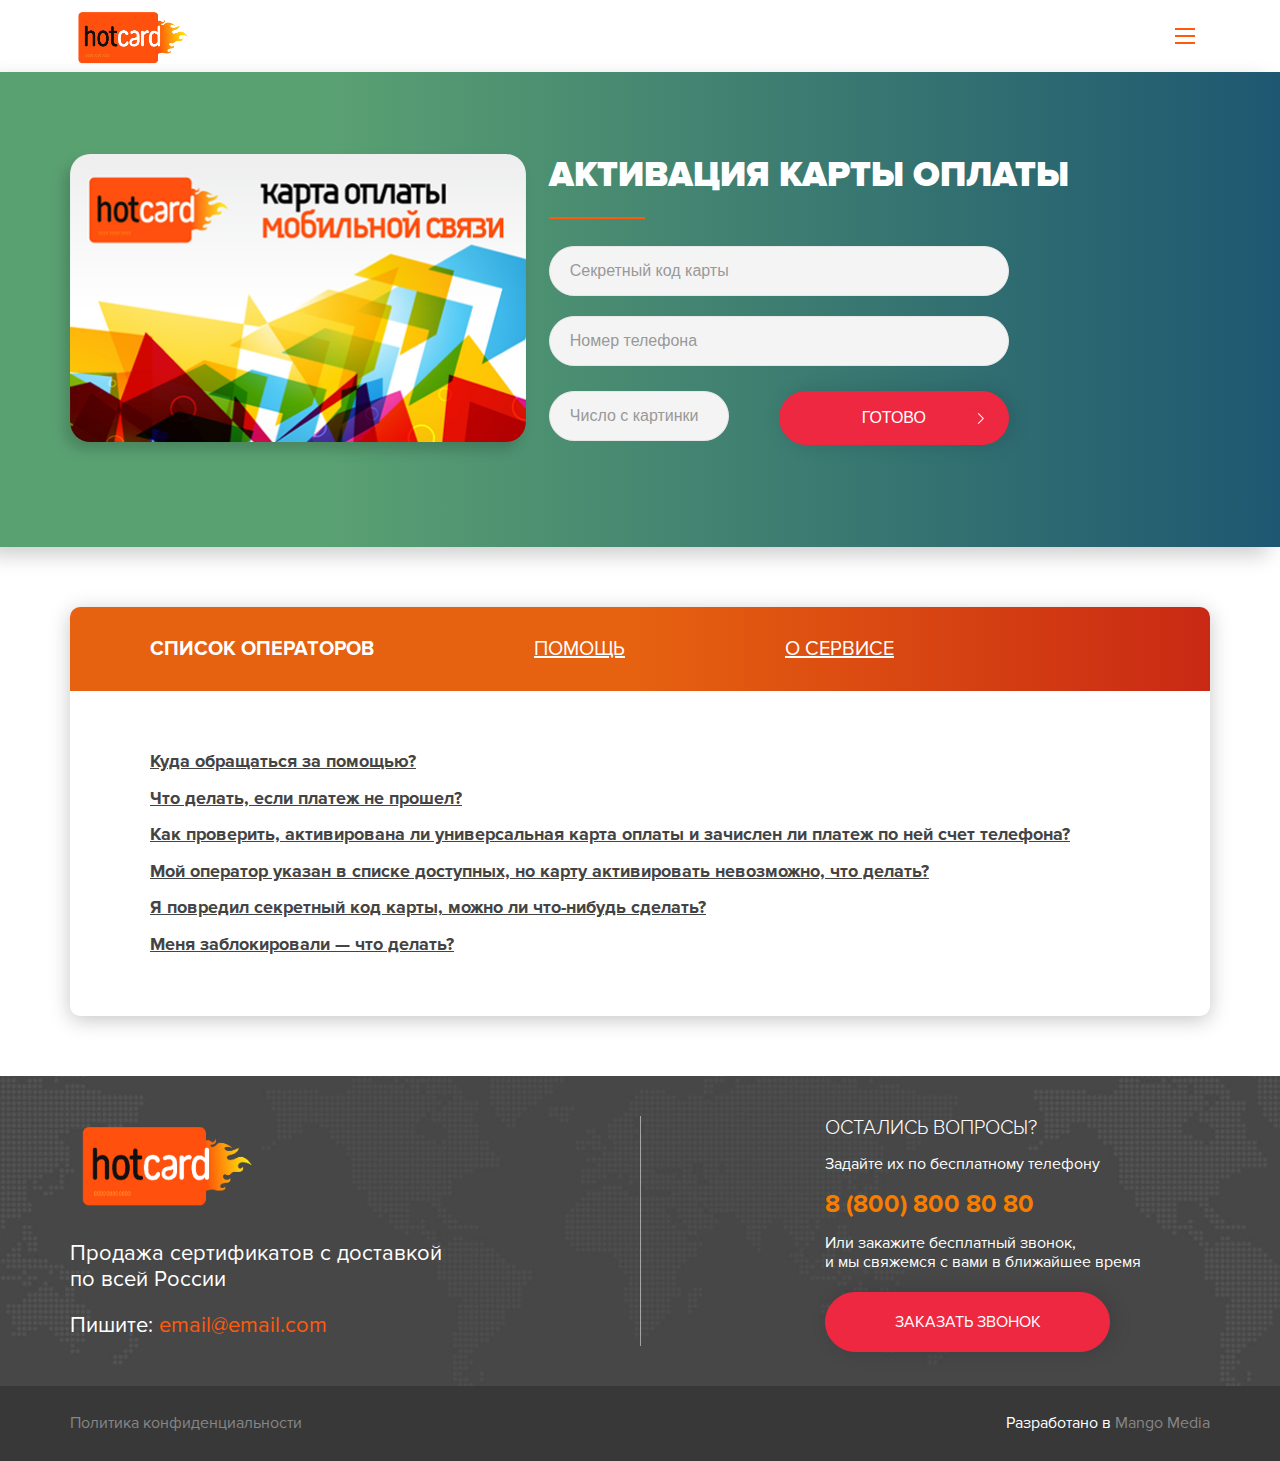
<file: dest/mobilecard.html>
<!DOCTYPE html>
<html class="no-js" lang="ru">

	<head>
		<title>Cards</title>
		<meta charset="UTF-8">
		<meta http-equiv="X-UA-Compatible" content="IE=edge">
		<meta name="viewport" content="width=device-width, initial-scale=1">
		<meta name="msapplication-tap-highlight" content="no">
		<link type="image/x-icon" href="favicon.ico" rel="icon">
		<link href="css/plugins.css" rel="stylesheet">
		<link href="css/app.min.css" rel="stylesheet">
	</head>

	<body>
		<div class="m_header">
			<div class="wrapper">
				<div class="logo">
					<a href="index.html"> </a>
				</div>
				<div class="contacts">
					<div class="vertical-outer">
						<div class="vertical-inner">
							<span class="sidebarmenu">
								<a href="#menu">
									<span></span>
								</a>
							</span>
						</div>
					</div>
				</div>
			</div>
		</div>
		<div class="content" id="page">
			<div class="m_activate-cards">
				<div class="mobilecard">
					<div class="lead">
						<div class="wrapper">
							<div class="vertical-outer">
								<div class="vertical-inner">
									<div class="image">
										<img src="images/hotcard_mobile_certificate.png" alt>
									</div>
									<div class="desc">
										<h1 class="b-line orange">
											<b>Активация карты оплаты</b>
										</h1>
										<form>
											<div class="form-row">
												<input type="text" placeholder="Секретный код карты">
											</div>
											<div class="form-row">
												<input type="tel" placeholder="Номер телефона">
											</div>
											<div class="form-row">
												<div class="column">
													<div class="picture">
														<input type="text" placeholder="Число с картинки">
													</div>
												</div>
												<div class="column">
													<button type="submit">Готово</button>
												</div>
											</div>
										</form>
									</div>
								</div>
							</div>
						</div>
					</div>
					<div class="infohelp">
						<div class="wrapper">
							<div class="tabs">
								<div class="tab-header">
									<div class="item current">
										<a href="#">Список операторов</a>
									</div>
									<div class="item">
										<a href="#">Помощь</a>
									</div>
									<div class="item">
										<a href="#">О сервисе</a>
									</div>
								</div>
								<div class="tab-content">
									<div class="item">
										<div class="faq">
											<div class="faq-item">
												<div class="faq-item-header">
													<a href="#">Куда обращаться за помощью?</a>
												</div>
												<div class="faq-item-body">Телефон линии консультаций: 8 (800) 707-44-97 (звонок бесплатный по всей России, в том числе и с мобильных). Консультант работает по будням с 9:00 до 21:00 (время московское). В нерабочее время вы можете сообщить о проблеме, чтобы мы перезвонили
													вам позже.</div>
											</div>
											<div class="faq-item">
												<div class="faq-item-header">
													<a href="#">Что делать, если платеж не прошел?</a>
												</div>
												<div class="faq-item-body">Lorem ipsum is a pseudo-Latin text used in web design, typography, layout, and printing in place of English to emphasise design elements over content.</div>
											</div>
											<div class="faq-item">
												<div class="faq-item-header">
													<a href="#">Как проверить, активирована ли универсальная карта оплаты и зачислен ли платеж по ней счет телефона?</a>
												</div>
												<div class="faq-item-body">It's also called placeholder (or filler) text. It's a convenient tool for mock-ups. It helps to outline the visual elements of a document or presentation, eg typography, font, or layout. Lorem ipsum is mostly a part of a Latin text by the
													classical author and philosopher Cicero.</div>
											</div>
											<div class="faq-item">
												<div class="faq-item-header">
													<a href="#">Мой оператор указан в списке доступных, но карту активировать невозможно, что делать?</a>
												</div>
												<div class="faq-item-body">Its words and letters have been changed by addition or removal, so to deliberately render its content nonsensical; it's not genuine, correct, or comprehensible Latin anymore.</div>
											</div>
											<div class="faq-item">
												<div class="faq-item-header">
													<a href="#">Я повредил секретный код карты, можно ли что-нибудь сделать?</a>
												</div>
												<div class="faq-item-body">While lorem ipsum's still resembles classical Latin, it actually has no meaning whatsoever. As Cicero's text doesn't contain the letters K, W, or Z, alien to latin, these, and others are often inserted randomly to mimic the typographic appearence
													of European languages, as are digraphs not to be found in the original.</div>
											</div>
											<div class="faq-item">
												<div class="faq-item-header">
													<a href="#">Меня заблокировали — что делать?</a>
												</div>
												<div class="faq-item-body">Sed ut perspiciatis, unde omnis iste natus error sit voluptatem accusantium doloremque laudantium, totam rem aperiam eaque ipsa</div>
											</div>
										</div>
									</div>
									<div class="item" style="display: none">
										<div class="faq">
											<div class="faq-item">
												<div class="faq-item-header">
													<a href="#">What is Lorem Ipsum?</a>
												</div>
												<div class="faq-item-body">Телефон линии консультаций: 8 (800) 707-44-97 (звонок бесплатный по всей России, в том числе и с мобильных). Консультант работает по будням с 9:00 до 21:00 (время московское). В нерабочее время вы можете сообщить о проблеме, чтобы мы перезвонили
													вам позже.</div>
											</div>
											<div class="faq-item">
												<div class="faq-item-header">
													<a href="#">Where does it come from?</a>
												</div>
												<div class="faq-item-body">Lorem ipsum is a pseudo-Latin text used in web design, typography, layout, and printing in place of English to emphasise design elements over content.</div>
											</div>
											<div class="faq-item">
												<div class="faq-item-header">
													<a href="#">Where can I get some?</a>
												</div>
												<div class="faq-item-body">It's also called placeholder (or filler) text. It's a convenient tool for mock-ups. It helps to outline the visual elements of a document or presentation, eg typography, font, or layout. Lorem ipsum is mostly a part of a Latin text by the
													classical author and philosopher Cicero.</div>
											</div>
											<div class="faq-item">
												<div class="faq-item-header">
													<a href="#">Why do we use it?</a>
												</div>
												<div class="faq-item-body">Its words and letters have been changed by addition or removal, so to deliberately render its content nonsensical; it's not genuine, correct, or comprehensible Latin anymore.</div>
											</div>
											<div class="faq-item">
												<div class="faq-item-header">
													<a href="#">On the other hand, we denounce with righteous indignation?</a>
												</div>
												<div class="faq-item-body">While lorem ipsum's still resembles classical Latin, it actually has no meaning whatsoever. As Cicero's text doesn't contain the letters K, W, or Z, alien to latin, these, and others are often inserted randomly to mimic the typographic appearence
													of European languages, as are digraphs not to be found in the original.</div>
											</div>
											<div class="faq-item">
												<div class="faq-item-header">
													<a href="#">Et harum quidem rerum facilis est et expedita distinctio?</a>
												</div>
												<div class="faq-item-body">Sed ut perspiciatis, unde omnis iste natus error sit voluptatem accusantium doloremque laudantium, totam rem aperiam eaque ipsa</div>
											</div>
										</div>
									</div>
									<div class="item" style="display: none">
										<div class="faq">
											<div class="faq-item">
												<div class="faq-item-header">
													<a href="#">Куда обращаться за помощью?</a>
												</div>
												<div class="faq-item-body">Телефон линии консультаций: 8 (800) 707-44-97 (звонок бесплатный по всей России, в том числе и с мобильных). Консультант работает по будням с 9:00 до 21:00 (время московское). В нерабочее время вы можете сообщить о проблеме, чтобы мы перезвонили
													вам позже.</div>
											</div>
											<div class="faq-item">
												<div class="faq-item-header">
													<a href="#">Что делать, если платеж не прошел?</a>
												</div>
												<div class="faq-item-body">Lorem ipsum is a pseudo-Latin text used in web design, typography, layout, and printing in place of English to emphasise design elements over content.</div>
											</div>
											<div class="faq-item">
												<div class="faq-item-header">
													<a href="#">Как проверить, активирована ли универсальная карта оплаты и зачислен ли платеж по ней счет телефона?</a>
												</div>
												<div class="faq-item-body">It's also called placeholder (or filler) text. It's a convenient tool for mock-ups. It helps to outline the visual elements of a document or presentation, eg typography, font, or layout. Lorem ipsum is mostly a part of a Latin text by the
													classical author and philosopher Cicero.</div>
											</div>
											<div class="faq-item">
												<div class="faq-item-header">
													<a href="#">Мой оператор указан в списке доступных, но карту активировать невозможно, что делать?</a>
												</div>
												<div class="faq-item-body">Its words and letters have been changed by addition or removal, so to deliberately render its content nonsensical; it's not genuine, correct, or comprehensible Latin anymore.</div>
											</div>
											<div class="faq-item">
												<div class="faq-item-header">
													<a href="#">Я повредил секретный код карты, можно ли что-нибудь сделать?</a>
												</div>
												<div class="faq-item-body">While lorem ipsum's still resembles classical Latin, it actually has no meaning whatsoever. As Cicero's text doesn't contain the letters K, W, or Z, alien to latin, these, and others are often inserted randomly to mimic the typographic appearence
													of European languages, as are digraphs not to be found in the original.</div>
											</div>
											<div class="faq-item">
												<div class="faq-item-header">
													<a href="#">Меня заблокировали — что делать?</a>
												</div>
												<div class="faq-item-body">Sed ut perspiciatis, unde omnis iste natus error sit voluptatem accusantium doloremque laudantium, totam rem aperiam eaque ipsa, quae ab illo inventore veritatis et quasi architecto beatae vitae dicta sunt, explicabo.</div>
											</div>
										</div>
									</div>
								</div>
							</div>
						</div>
					</div>
				</div>
			</div>
			<footer class="m_footer">
				<div class="top">
					<div class="wrapper">
						<div class="column">
							<div class="logo">
								<a href="#"></a>
							</div>
							<p>Продажа сертификатов с доставкой
								<br>по всей России</p>
							<div class="email">Пишите:
								<a href="#">email@email.com</a>
							</div>
						</div>
						<div class="column second">
							<div class="questions">Остались вопросы?</div>
							<p>Задайте их по бесплатному телефону</p>
							<div class="tel">
								<a href="#">8 (800) 800 80 80</a>
							</div>
							<p>Или закажите бесплатный звонок,
								<br>и мы свяжемся с вами в ближайшее время</p>
							<div class="action">
								<a class="get-popup" data-title="заказать обратный звонок" href="#popup-callback">Заказать звонок</a>
							</div>
						</div>
					</div>
				</div>
				<div class="bottom center">
					<div class="wrapper">
						<div class="policy">
							<a href="#">Политика конфиденциальности</a>
						</div>
						<div class="dev">Разработано в
							<a href="http://lp.mango-media.ru/">Mango Media</a>
						</div>
					</div>
				</div>
			</footer>
			<div class="m_popup">
				<a class="get-popup success-trigger" href="#popup-success"></a>
				<div class="mfp-hide popup" id="popup-success">
					<div class="m_default-form">
						<h1 class="center">
							<b>Спасибо за заявку!</b>
							<span class="light small">Менеджер свяжется с вами по указанному телефону для уточнения деталей заказа и стоимости</span>
						</h1>
						<div class="close">
							<a href="#">Закрыть</a>
						</div>
					</div>
				</div>
				<div class="mfp-hide popup" id="popup-action">
					<div class="m_default-form">
						<h1 class="center b-line orange">
							<b>Активация</b>
							<span class="light small">введите номер и ПИН
								<br>вашего мультибрендового сертификата</span>
						</h1>
						<form class="form">
							<div class="form-label">
								<input class="form-input" name="name" type="text" placeholder="Номер сертификата" value="1" required="required">
							</div>
							<div class="form-label">
								<input class="form-input" name="pin" type="text" placeholder="ПИН" value="1" required="required">
							</div>
							<input class="form-submit" type="submit" value="Активировать">
						</form>
					</div>
				</div>
				<div class="mfp-hide popup" id="popup-license">
					<h2>Условия использования</h2>
					<p>Сертификат предназначен и может быть использован исключительно для приобретения товаров в розничных магазинах cети «Эльдорадо». Адреса точек приема сертификатов «Эльдорадо» можно уточнить по номеру телефона Контактного центра: 8 800 250 25 25 (звонок
						бесплатный).</p>
					<p>Срок действия Сертификата составляет два года со дня его активации. Cрок активации сертификата составляет 2 рабочих дня после получения.</p>
					<p>Использование Сертификата возможно при покупке товаров в сети магазинов «Эльдорадо» путем сообщения Потребителем правильного ПИН-кода и номера Сертификата сотруднику кассовой зоны и внесении соответствующих данным сотрудником кассовой зоны на кассе,
						а также при покупке в интернет-магазине на сайте www.eldorado.ru в случае самостоятельного вывоза товара из любого магазина сети «Эльдорадо», а также пунктов самовывоза. Подарочный сертификат обмену и возврату не подлежит.</p>
					<p>Сертификат действует на предъявителя (не является именным), и любое физическое лицо, предъявившее Сертификат, может приобрести с его помощью товар в магазинах сети «Эльдорадо».</p>
					<p>Внесение денежных средств на Сертификат возможно только один раз в момент его приобретения.</p>
					<p>Номинал Сертификата является суммой внесенных Покупателем денежных средств, которую держатель Сертификата может использовать для оплаты товара в магазинах «Эльдорадо».</p>
					<p>Сумма внесенного аванса, указанная на Сертификате, может быть использована Держателем при покупке Товаров однократно. В случае выбора товара на сумму меньше номинала Сертификата, остаток номинала сгорает. В том случае, если стоимость товара превышает
						номинал Сертификата, разница между стоимостью товара и номиналом Сертификата оплачивается наличными денежными средствами, либо с использованием платежных банковских карт, либо с использованием подарочных карт «Эльдорадо».</p>
					<p>Сертификат не может быть использован для получения наличных денежных средств из кассы Магазинов. Сертификатом можно оплатить любые товары/услуги, кроме: платежей по системам Киберплат, Дельтателеком; платежей по системе Рапида; коммунальных платежей;
						денежных переводов; ГОСЛОТО; Подарочной карты; также запрещено проводить оплату Сертификатом первоначального взноса по кредиту при приобретении покупателем товара/услуги в кредит.</p>
					<p>С использованием Сертификата возможна единственная покупка (транзакция по оплате товара (ов) в одном чеке). При совершении покупки номинал сертификата списывается целиком. Возврат, обмен купленного с использованием Сертификата товара, осуществляется
						в соответствии с Законом РФ «О защите прав потребителей». В случае удовлетворения требования потребителя о расторжении договора купли-продажи товара, возврат средств осуществляется на новую пластиковую подарочную карту «Эльдорадо» гибкого номинала.</p>
					<p>Телефон Контактного центра: 8 800 250 25 25 (звонок бесплатный). Подробности на сайте: www.eldorado.ru</p>
					<div class="bottom">
						<div class="action">
							<a class="choose-cancel" href="#">Отмена</a>
						</div>
						<div class="action">
							<a class="choose-submit" href="#">Принять</a>
						</div>
					</div>
				</div>
				<a class="get-popup-action" id="limit-trigger" href="#popup-limit"></a>
				<div class="mfp-hide popup" id="popup-limit">
					<h2>Превышен лимит средств! </h2>
				</div>
				<div class="mfp-hide popup" id="popup-cards">
					<h2>Выбранные сертификаты</h2>
					<p class="no-items">У вас нет выбранных сертификатов...</p>
					<div class="items"></div>
				</div>
				<a class="get-popup-action" id="rem-trigger" href="#popup-remaining"></a>
				<div class="mfp-hide popup" id="popup-remaining">
					<h2>Внимание!</h2>
					<p>Сертификат может быть активирован только 1 раз.</p>
					<div class="remaining">Осталось:
						<span>
							<b></b> руб.</span>
					</div>
					<div class="action">
						<div class="cancel">
							<a href="#">Продолжить выбор</a>
						</div>
						<div class="submit">
							<a href="#">Отказаться от остатка</a>
						</div>
					</div>
				</div>
				<div class="mfp-hide popup" id="popup-callback">
					<div class="m_default-form">
						<h1 class="center b-line orange">
							<b>Заполните форму</b>
							<span class="light small">чтобы
								<span id="modal-title">заказать обратный звонок</span>
							</span>
						</h1>
						<form class="form" action="form.php" method="post">
							<div class="form-label">
								<input class="form-input" name="name" type="text" placeholder="Ваше имя" required="required">
							</div>
							<div class="form-label">
								<input class="form-input" name="tel" type="tel" placeholder="Ваш номер телефона" required="required">
							</div>
							<input name="input_type" type="hidden">
							<input class="form-submit" type="submit" value="Воспользоваться предложением">
						</form>
						<div class="safe">Ваши данные в полной безопасноти</div>
					</div>
				</div>
			</div>
		</div>
		<div id="menu">
			<ul>
				<li>
					<hr>
				</li>
				<li>
					<a class="anchor" href="index.html#s1">Сертификаты</a>
				</li>
				<li>
					<a href="partners.html">Каталог партнеров</a>
				</li>
				<li>
					<a class="anchor" href="index.html#s2">Электронная витрина</a>
				</li>
				<li>
					<a class="anchor" href="index.html#s3">О компании</a>
				</li>
				<li>
					<a class="anchor" href="index.html#s4">Кейсы</a>
				</li>
				<li>
					<a class="anchor" href="index.html#s5">Схема работы</a>
				</li>
				<li>
					<a class="anchor" href="index.html#s6">Контакты</a>
				</li>
				<li>
					<hr>
				</li>
				<li>
					<a class="get-popup-action" href="#popup-action">Активация сертификатов</a>
				</li>
				<li>
					<a href="mobilecard.html">Карты мобильной связи</a>
				</li>
			</ul>
		</div>
		<script src="js/jquery.min.js"></script>
		<script src="js/plugins.js"></script>
		<script src="js/app.js"></script>
	</body>

</html>
</file>
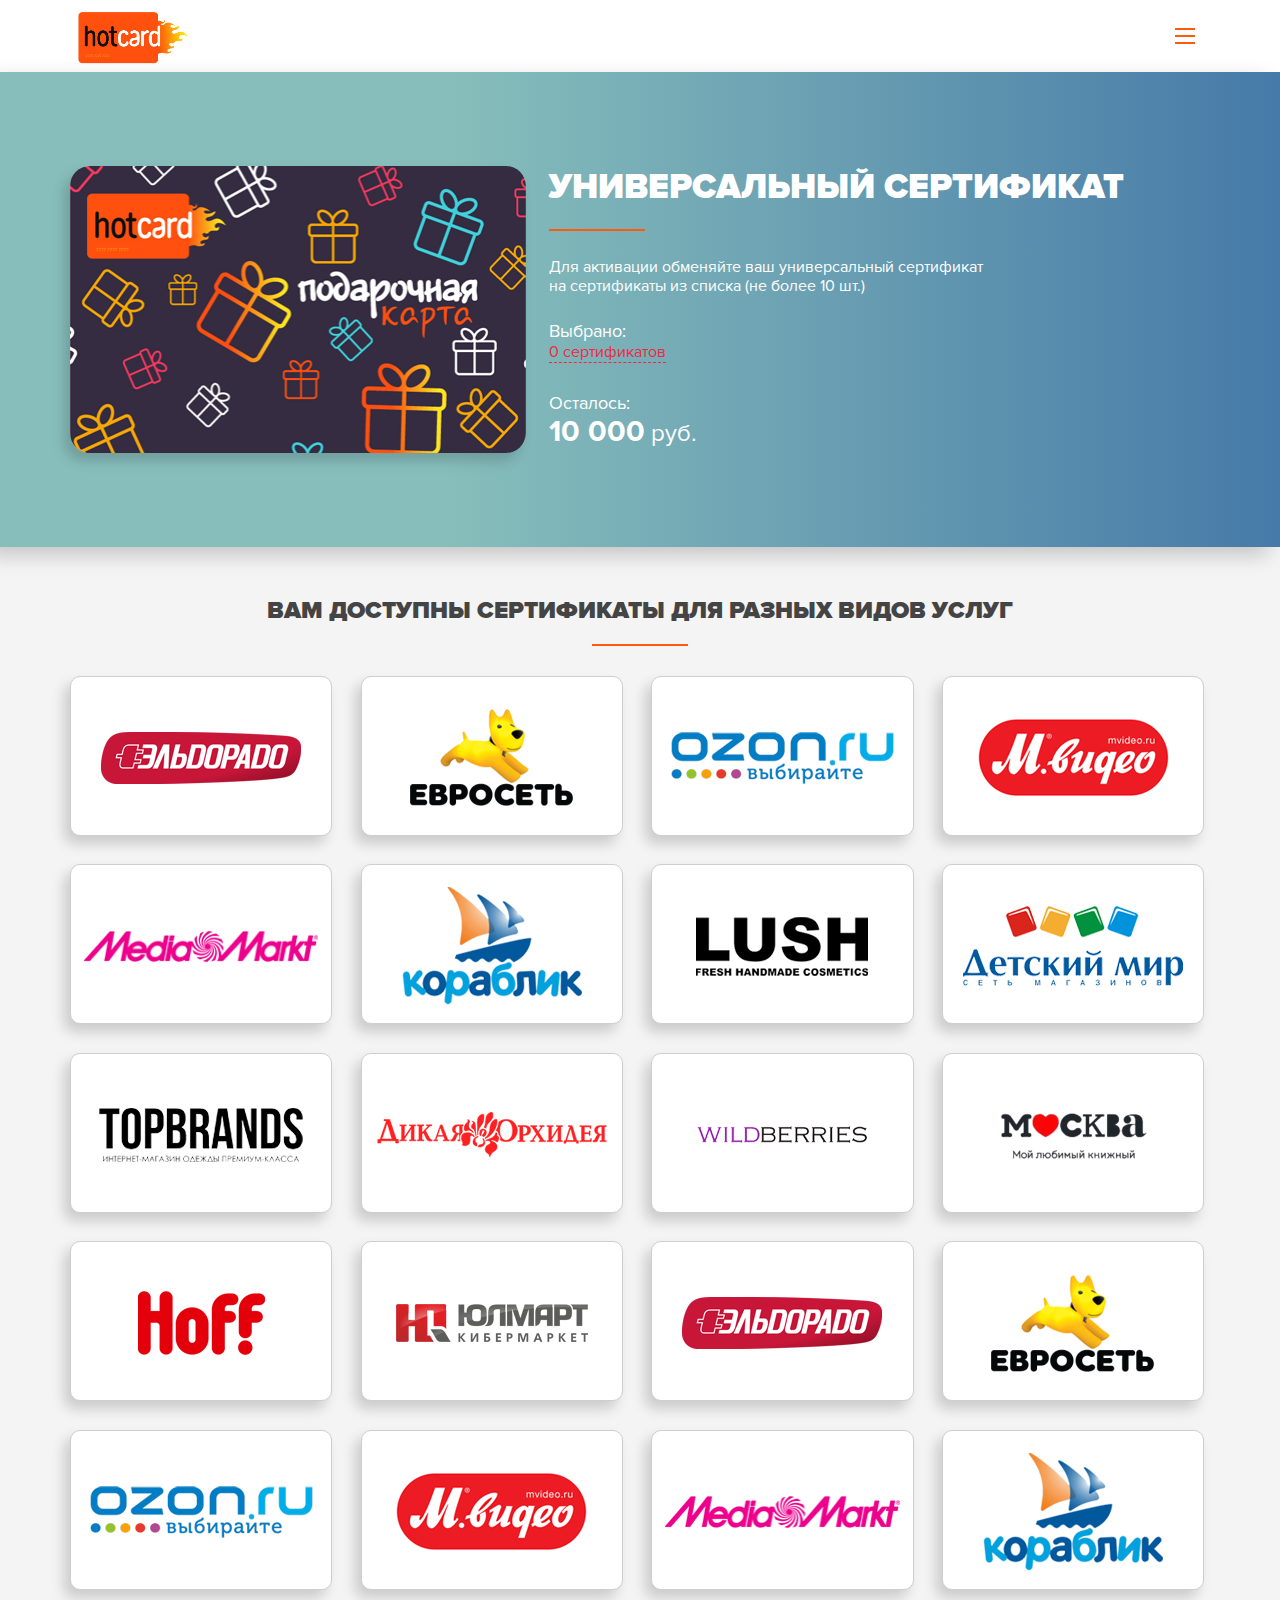
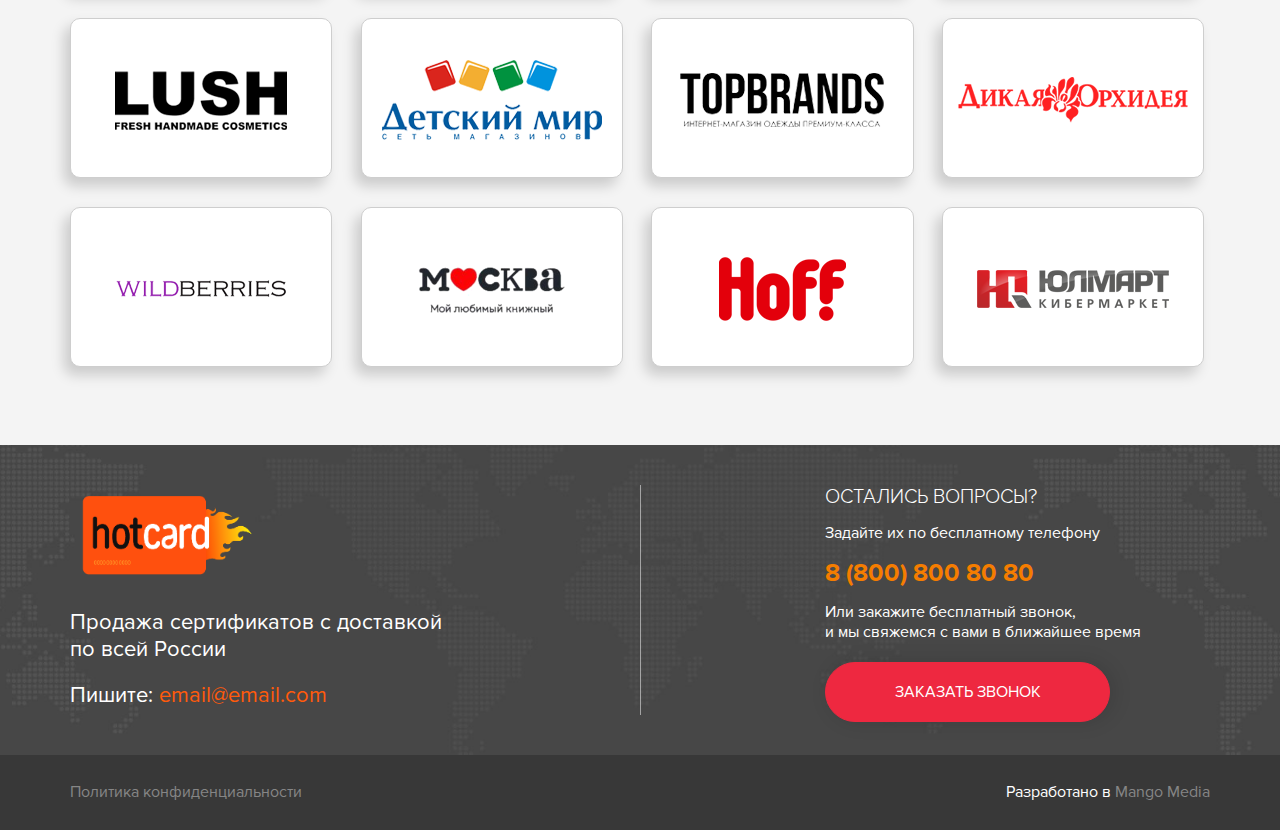
<file: dest/multisertificate.html>
<!DOCTYPE html>
<html class="no-js" lang="ru">

	<head>
		<title>Cards</title>
		<meta charset="UTF-8">
		<meta http-equiv="X-UA-Compatible" content="IE=edge">
		<meta name="viewport" content="width=device-width, initial-scale=1">
		<meta name="msapplication-tap-highlight" content="no">
		<link type="image/x-icon" href="favicon.ico" rel="icon">
		<link href="css/plugins.css" rel="stylesheet">
		<link href="css/app.min.css" rel="stylesheet">
	</head>

	<body>
		<div class="m_header">
			<div class="wrapper">
				<div class="logo">
					<a href="index.html"> </a>
				</div>
				<div class="contacts">
					<div class="vertical-outer">
						<div class="vertical-inner">
							<span class="sidebarmenu">
								<a href="#menu">
									<span></span>
								</a>
							</span>
						</div>
					</div>
				</div>
			</div>
		</div>
		<div class="content" id="page">
			<div class="m_activate-cards">
				<div class="step-1">
					<div class="lead">
						<div class="wrapper">
							<div class="vertical-outer">
								<div class="vertical-inner">
									<div class="image">
										<img src="images/hotcard_certificate.png" alt>
									</div>
									<div class="desc">
										<h1 class="b-line orange">
											<b>Универсальный сертификат</b>
										</h1>
										<p>Для активации обменяйте ваш универсальный сертификат
											<br>на сертификаты из списка (не более 10 шт.)</p>
										<div class="selected">
											<div class="label">Выбрано:</div>
											<div class="value">
												<a class="get-popup-action" href="#popup-cards">
													<span id="total-items">0</span> сертификатов</a>
											</div>
										</div>
										<div class="remained">
											<div class="label">Осталось:</div>
											<div class="value">
												<span id="total-sum" data-client-sum="10000"></span> руб.</div>
										</div>
										<div class="next-step">
											<a href="#">Продолжить</a>
										</div>
									</div>
								</div>
							</div>
						</div>
					</div>
					<div class="certificates-list">
						<div class="wrapper">
							<div class="title">
								<h2 class="b-line orange">
									<b>Вам доступны сертификаты для разных видов услуг</b>
								</h2>
							</div>
							<div class="items">
								<div class="item">
									<div class="image">
										<img data-title="Эльдорадо" src="images/certificates/1.png" alt>
									</div>
									<div class="desc">
										<div class="top">
											<div class="text">Номинал:</div>
											<div class="prices">
												<select>
													<option value="300">300</option>
													<option value="400">400</option>
													<option value="500">500</option>
													<option value="1000">1 000</option>
													<option value="1500">1 500</option>
													<option value="2000">2 000</option>
													<option value="3000">3 000</option>
													<option value="4000">4 000</option>
													<option value="6000">6 000</option>
													<option value="10000">10 000</option>
												</select>
											</div>
										</div>
										<div class="bottom">
											<a class="get-popup-action" href="#popup-license">Выбрать</a>
										</div>
									</div>
								</div>
								<div class="item">
									<div class="image">
										<img data-title="Евросеть" src="images/certificates/2.png" alt>
									</div>
									<div class="desc">
										<div class="top">
											<div class="text">Номинал:</div>
											<div class="prices">
												<select>
													<option value="300">300</option>
													<option value="400">400</option>
													<option value="500">500</option>
													<option value="1000">1 000</option>
													<option value="1500">1 500</option>
													<option value="2000">2 000</option>
													<option value="3000">3 000</option>
													<option value="4000">4 000</option>
													<option value="6000">6 000</option>
													<option value="10000">10 000</option>
												</select>
											</div>
										</div>
										<div class="bottom">
											<a class="get-popup-action" href="#popup-license">Выбрать</a>
										</div>
									</div>
								</div>
								<div class="item">
									<div class="image">
										<img data-title="Ozon.ru" src="images/certificates/3.png" alt>
									</div>
									<div class="desc">
										<div class="top">
											<div class="text">Номинал:</div>
											<div class="prices">
												<select>
													<option value="300">300</option>
													<option value="400">400</option>
													<option value="500">500</option>
													<option value="1000">1 000</option>
													<option value="1500">1 500</option>
													<option value="2000">2 000</option>
													<option value="3000">3 000</option>
													<option value="4000">4 000</option>
													<option value="6000">6 000</option>
													<option value="10000">10 000</option>
												</select>
											</div>
										</div>
										<div class="bottom">
											<a class="get-popup-action" href="#popup-license">Выбрать</a>
										</div>
									</div>
								</div>
								<div class="item">
									<div class="image">
										<img data-title="М.видео" src="images/certificates/4.png" alt>
									</div>
									<div class="desc">
										<div class="top">
											<div class="text">Номинал:</div>
											<div class="prices">
												<select>
													<option value="300">300</option>
													<option value="400">400</option>
													<option value="500">500</option>
													<option value="1000">1 000</option>
													<option value="1500">1 500</option>
													<option value="2000">2 000</option>
													<option value="3000">3 000</option>
													<option value="4000">4 000</option>
													<option value="6000">6 000</option>
													<option value="10000">10 000</option>
												</select>
											</div>
										</div>
										<div class="bottom">
											<a class="get-popup-action" href="#popup-license">Выбрать</a>
										</div>
									</div>
								</div>
								<div class="item">
									<div class="image">
										<img data-title="MediaMarkt" src="images/certificates/5.png" alt>
									</div>
									<div class="desc">
										<div class="top">
											<div class="text">Номинал:</div>
											<div class="prices">
												<select>
													<option value="300">300</option>
													<option value="400">400</option>
													<option value="500">500</option>
													<option value="1000">1 000</option>
													<option value="1500">1 500</option>
													<option value="2000">2 000</option>
													<option value="3000">3 000</option>
													<option value="4000">4 000</option>
													<option value="6000">6 000</option>
													<option value="10000">10 000</option>
												</select>
											</div>
										</div>
										<div class="bottom">
											<a class="get-popup-action" href="#popup-license">Выбрать</a>
										</div>
									</div>
								</div>
								<div class="item">
									<div class="image">
										<img data-title="Кораблик" src="images/certificates/6.png" alt>
									</div>
									<div class="desc">
										<div class="top">
											<div class="text">Номинал:</div>
											<div class="prices">
												<select>
													<option value="300">300</option>
													<option value="400">400</option>
													<option value="500">500</option>
													<option value="1000">1 000</option>
													<option value="1500">1 500</option>
													<option value="2000">2 000</option>
													<option value="3000">3 000</option>
													<option value="4000">4 000</option>
													<option value="6000">6 000</option>
													<option value="10000">10 000</option>
												</select>
											</div>
										</div>
										<div class="bottom">
											<a class="get-popup-action" href="#popup-license">Выбрать</a>
										</div>
									</div>
								</div>
								<div class="item">
									<div class="image">
										<img data-title="Lush" src="images/certificates/7.png" alt>
									</div>
									<div class="desc">
										<div class="top">
											<div class="text">Номинал:</div>
											<div class="prices">
												<select>
													<option value="300">300</option>
													<option value="400">400</option>
													<option value="500">500</option>
													<option value="1000">1 000</option>
													<option value="1500">1 500</option>
													<option value="2000">2 000</option>
													<option value="3000">3 000</option>
													<option value="4000">4 000</option>
													<option value="6000">6 000</option>
													<option value="10000">10 000</option>
												</select>
											</div>
										</div>
										<div class="bottom">
											<a class="get-popup-action" href="#popup-license">Выбрать</a>
										</div>
									</div>
								</div>
								<div class="item">
									<div class="image">
										<img data-title="Детский мир" src="images/certificates/8.png" alt>
									</div>
									<div class="desc">
										<div class="top">
											<div class="text">Номинал:</div>
											<div class="prices">
												<select>
													<option value="300">300</option>
													<option value="400">400</option>
													<option value="500">500</option>
													<option value="1000">1 000</option>
													<option value="1500">1 500</option>
													<option value="2000">2 000</option>
													<option value="3000">3 000</option>
													<option value="4000">4 000</option>
													<option value="6000">6 000</option>
													<option value="10000">10 000</option>
												</select>
											</div>
										</div>
										<div class="bottom">
											<a class="get-popup-action" href="#popup-license">Выбрать</a>
										</div>
									</div>
								</div>
								<div class="item">
									<div class="image">
										<img data-title="Topbrands" src="images/certificates/9.png" alt>
									</div>
									<div class="desc">
										<div class="top">
											<div class="text">Номинал:</div>
											<div class="prices">
												<select>
													<option value="300">300</option>
													<option value="400">400</option>
													<option value="500">500</option>
													<option value="1000">1 000</option>
													<option value="1500">1 500</option>
													<option value="2000">2 000</option>
													<option value="3000">3 000</option>
													<option value="4000">4 000</option>
													<option value="6000">6 000</option>
													<option value="10000">10 000</option>
												</select>
											</div>
										</div>
										<div class="bottom">
											<a class="get-popup-action" href="#popup-license">Выбрать</a>
										</div>
									</div>
								</div>
								<div class="item">
									<div class="image">
										<img data-title="Дикая орхидея" src="images/certificates/10.png" alt>
									</div>
									<div class="desc">
										<div class="top">
											<div class="text">Номинал:</div>
											<div class="prices">
												<select>
													<option value="300">300</option>
													<option value="400">400</option>
													<option value="500">500</option>
													<option value="1000">1 000</option>
													<option value="1500">1 500</option>
													<option value="2000">2 000</option>
													<option value="3000">3 000</option>
													<option value="4000">4 000</option>
													<option value="6000">6 000</option>
													<option value="10000">10 000</option>
												</select>
											</div>
										</div>
										<div class="bottom">
											<a class="get-popup-action" href="#popup-license">Выбрать</a>
										</div>
									</div>
								</div>
								<div class="item">
									<div class="image">
										<img data-title="Wildberries" src="images/certificates/11.png" alt>
									</div>
									<div class="desc">
										<div class="top">
											<div class="text">Номинал:</div>
											<div class="prices">
												<select>
													<option value="300">300</option>
													<option value="400">400</option>
													<option value="500">500</option>
													<option value="1000">1 000</option>
													<option value="1500">1 500</option>
													<option value="2000">2 000</option>
													<option value="3000">3 000</option>
													<option value="4000">4 000</option>
													<option value="6000">6 000</option>
													<option value="10000">10 000</option>
												</select>
											</div>
										</div>
										<div class="bottom">
											<a class="get-popup-action" href="#popup-license">Выбрать</a>
										</div>
									</div>
								</div>
								<div class="item">
									<div class="image">
										<img data-title="Книжный Москва" src="images/certificates/12.png" alt>
									</div>
									<div class="desc">
										<div class="top">
											<div class="text">Номинал:</div>
											<div class="prices">
												<select>
													<option value="300">300</option>
													<option value="400">400</option>
													<option value="500">500</option>
													<option value="1000">1 000</option>
													<option value="1500">1 500</option>
													<option value="2000">2 000</option>
													<option value="3000">3 000</option>
													<option value="4000">4 000</option>
													<option value="6000">6 000</option>
													<option value="10000">10 000</option>
												</select>
											</div>
										</div>
										<div class="bottom">
											<a class="get-popup-action" href="#popup-license">Выбрать</a>
										</div>
									</div>
								</div>
								<div class="item">
									<div class="image">
										<img data-title="Hoff" src="images/certificates/13.png" alt>
									</div>
									<div class="desc">
										<div class="top">
											<div class="text">Номинал:</div>
											<div class="prices">
												<select>
													<option value="300">300</option>
													<option value="400">400</option>
													<option value="500">500</option>
													<option value="1000">1 000</option>
													<option value="1500">1 500</option>
													<option value="2000">2 000</option>
													<option value="3000">3 000</option>
													<option value="4000">4 000</option>
													<option value="6000">6 000</option>
													<option value="10000">10 000</option>
												</select>
											</div>
										</div>
										<div class="bottom">
											<a class="get-popup-action" href="#popup-license">Выбрать</a>
										</div>
									</div>
								</div>
								<div class="item">
									<div class="image">
										<img data-title="Юлмарт" src="images/certificates/14.png" alt>
									</div>
									<div class="desc">
										<div class="top">
											<div class="text">Номинал:</div>
											<div class="prices">
												<select>
													<option value="300">300</option>
													<option value="400">400</option>
													<option value="500">500</option>
													<option value="1000">1 000</option>
													<option value="1500">1 500</option>
													<option value="2000">2 000</option>
													<option value="3000">3 000</option>
													<option value="4000">4 000</option>
													<option value="6000">6 000</option>
													<option value="10000">10 000</option>
												</select>
											</div>
										</div>
										<div class="bottom">
											<a class="get-popup-action" href="#popup-license">Выбрать</a>
										</div>
									</div>
								</div>
								<div class="item">
									<div class="image">
										<img data-title="Эльдорадо" src="images/certificates/1.png" alt>
									</div>
									<div class="desc">
										<div class="top">
											<div class="text">Номинал:</div>
											<div class="prices">
												<select>
													<option value="300">300</option>
													<option value="400">400</option>
													<option value="500">500</option>
													<option value="1000">1 000</option>
													<option value="1500">1 500</option>
													<option value="2000">2 000</option>
													<option value="3000">3 000</option>
													<option value="4000">4 000</option>
													<option value="6000">6 000</option>
													<option value="10000">10 000</option>
												</select>
											</div>
										</div>
										<div class="bottom">
											<a class="get-popup-action" href="#popup-license">Выбрать</a>
										</div>
									</div>
								</div>
								<div class="item">
									<div class="image">
										<img data-title="Евросеть" src="images/certificates/2.png" alt>
									</div>
									<div class="desc">
										<div class="top">
											<div class="text">Номинал:</div>
											<div class="prices">
												<select>
													<option value="300">300</option>
													<option value="400">400</option>
													<option value="500">500</option>
													<option value="1000">1 000</option>
													<option value="1500">1 500</option>
													<option value="2000">2 000</option>
													<option value="3000">3 000</option>
													<option value="4000">4 000</option>
													<option value="6000">6 000</option>
													<option value="10000">10 000</option>
												</select>
											</div>
										</div>
										<div class="bottom">
											<a class="get-popup-action" href="#popup-license">Выбрать</a>
										</div>
									</div>
								</div>
								<div class="item">
									<div class="image">
										<img data-title="Ozon.ru" src="images/certificates/3.png" alt>
									</div>
									<div class="desc">
										<div class="top">
											<div class="text">Номинал:</div>
											<div class="prices">
												<select>
													<option value="300">300</option>
													<option value="400">400</option>
													<option value="500">500</option>
													<option value="1000">1 000</option>
													<option value="1500">1 500</option>
													<option value="2000">2 000</option>
													<option value="3000">3 000</option>
													<option value="4000">4 000</option>
													<option value="6000">6 000</option>
													<option value="10000">10 000</option>
												</select>
											</div>
										</div>
										<div class="bottom">
											<a class="get-popup-action" href="#popup-license">Выбрать</a>
										</div>
									</div>
								</div>
								<div class="item">
									<div class="image">
										<img data-title="М.видео" src="images/certificates/4.png" alt>
									</div>
									<div class="desc">
										<div class="top">
											<div class="text">Номинал:</div>
											<div class="prices">
												<select>
													<option value="300">300</option>
													<option value="400">400</option>
													<option value="500">500</option>
													<option value="1000">1 000</option>
													<option value="1500">1 500</option>
													<option value="2000">2 000</option>
													<option value="3000">3 000</option>
													<option value="4000">4 000</option>
													<option value="6000">6 000</option>
													<option value="10000">10 000</option>
												</select>
											</div>
										</div>
										<div class="bottom">
											<a class="get-popup-action" href="#popup-license">Выбрать</a>
										</div>
									</div>
								</div>
								<div class="item">
									<div class="image">
										<img data-title="MediaMarkt" src="images/certificates/5.png" alt>
									</div>
									<div class="desc">
										<div class="top">
											<div class="text">Номинал:</div>
											<div class="prices">
												<select>
													<option value="300">300</option>
													<option value="400">400</option>
													<option value="500">500</option>
													<option value="1000">1 000</option>
													<option value="1500">1 500</option>
													<option value="2000">2 000</option>
													<option value="3000">3 000</option>
													<option value="4000">4 000</option>
													<option value="6000">6 000</option>
													<option value="10000">10 000</option>
												</select>
											</div>
										</div>
										<div class="bottom">
											<a class="get-popup-action" href="#popup-license">Выбрать</a>
										</div>
									</div>
								</div>
								<div class="item">
									<div class="image">
										<img data-title="Кораблик" src="images/certificates/6.png" alt>
									</div>
									<div class="desc">
										<div class="top">
											<div class="text">Номинал:</div>
											<div class="prices">
												<select>
													<option value="300">300</option>
													<option value="400">400</option>
													<option value="500">500</option>
													<option value="1000">1 000</option>
													<option value="1500">1 500</option>
													<option value="2000">2 000</option>
													<option value="3000">3 000</option>
													<option value="4000">4 000</option>
													<option value="6000">6 000</option>
													<option value="10000">10 000</option>
												</select>
											</div>
										</div>
										<div class="bottom">
											<a class="get-popup-action" href="#popup-license">Выбрать</a>
										</div>
									</div>
								</div>
								<div class="item">
									<div class="image">
										<img data-title="Lush" src="images/certificates/7.png" alt>
									</div>
									<div class="desc">
										<div class="top">
											<div class="text">Номинал:</div>
											<div class="prices">
												<select>
													<option value="300">300</option>
													<option value="400">400</option>
													<option value="500">500</option>
													<option value="1000">1 000</option>
													<option value="1500">1 500</option>
													<option value="2000">2 000</option>
													<option value="3000">3 000</option>
													<option value="4000">4 000</option>
													<option value="6000">6 000</option>
													<option value="10000">10 000</option>
												</select>
											</div>
										</div>
										<div class="bottom">
											<a class="get-popup-action" href="#popup-license">Выбрать</a>
										</div>
									</div>
								</div>
								<div class="item">
									<div class="image">
										<img data-title="Детский мир" src="images/certificates/8.png" alt>
									</div>
									<div class="desc">
										<div class="top">
											<div class="text">Номинал:</div>
											<div class="prices">
												<select>
													<option value="300">300</option>
													<option value="400">400</option>
													<option value="500">500</option>
													<option value="1000">1 000</option>
													<option value="1500">1 500</option>
													<option value="2000">2 000</option>
													<option value="3000">3 000</option>
													<option value="4000">4 000</option>
													<option value="6000">6 000</option>
													<option value="10000">10 000</option>
												</select>
											</div>
										</div>
										<div class="bottom">
											<a class="get-popup-action" href="#popup-license">Выбрать</a>
										</div>
									</div>
								</div>
								<div class="item">
									<div class="image">
										<img data-title="Topbrands" src="images/certificates/9.png" alt>
									</div>
									<div class="desc">
										<div class="top">
											<div class="text">Номинал:</div>
											<div class="prices">
												<select>
													<option value="300">300</option>
													<option value="400">400</option>
													<option value="500">500</option>
													<option value="1000">1 000</option>
													<option value="1500">1 500</option>
													<option value="2000">2 000</option>
													<option value="3000">3 000</option>
													<option value="4000">4 000</option>
													<option value="6000">6 000</option>
													<option value="10000">10 000</option>
												</select>
											</div>
										</div>
										<div class="bottom">
											<a class="get-popup-action" href="#popup-license">Выбрать</a>
										</div>
									</div>
								</div>
								<div class="item">
									<div class="image">
										<img data-title="Дикая орхидея" src="images/certificates/10.png" alt>
									</div>
									<div class="desc">
										<div class="top">
											<div class="text">Номинал:</div>
											<div class="prices">
												<select>
													<option value="300">300</option>
													<option value="400">400</option>
													<option value="500">500</option>
													<option value="1000">1 000</option>
													<option value="1500">1 500</option>
													<option value="2000">2 000</option>
													<option value="3000">3 000</option>
													<option value="4000">4 000</option>
													<option value="6000">6 000</option>
													<option value="10000">10 000</option>
												</select>
											</div>
										</div>
										<div class="bottom">
											<a class="get-popup-action" href="#popup-license">Выбрать</a>
										</div>
									</div>
								</div>
								<div class="item">
									<div class="image">
										<img data-title="Wildberries" src="images/certificates/11.png" alt>
									</div>
									<div class="desc">
										<div class="top">
											<div class="text">Номинал:</div>
											<div class="prices">
												<select>
													<option value="300">300</option>
													<option value="400">400</option>
													<option value="500">500</option>
													<option value="1000">1 000</option>
													<option value="1500">1 500</option>
													<option value="2000">2 000</option>
													<option value="3000">3 000</option>
													<option value="4000">4 000</option>
													<option value="6000">6 000</option>
													<option value="10000">10 000</option>
												</select>
											</div>
										</div>
										<div class="bottom">
											<a class="get-popup-action" href="#popup-license">Выбрать</a>
										</div>
									</div>
								</div>
								<div class="item">
									<div class="image">
										<img data-title="Книжный Москва" src="images/certificates/12.png" alt>
									</div>
									<div class="desc">
										<div class="top">
											<div class="text">Номинал:</div>
											<div class="prices">
												<select>
													<option value="300">300</option>
													<option value="400">400</option>
													<option value="500">500</option>
													<option value="1000">1 000</option>
													<option value="1500">1 500</option>
													<option value="2000">2 000</option>
													<option value="3000">3 000</option>
													<option value="4000">4 000</option>
													<option value="6000">6 000</option>
													<option value="10000">10 000</option>
												</select>
											</div>
										</div>
										<div class="bottom">
											<a class="get-popup-action" href="#popup-license">Выбрать</a>
										</div>
									</div>
								</div>
								<div class="item">
									<div class="image">
										<img data-title="Hoff" src="images/certificates/13.png" alt>
									</div>
									<div class="desc">
										<div class="top">
											<div class="text">Номинал:</div>
											<div class="prices">
												<select>
													<option value="300">300</option>
													<option value="400">400</option>
													<option value="500">500</option>
													<option value="1000">1 000</option>
													<option value="1500">1 500</option>
													<option value="2000">2 000</option>
													<option value="3000">3 000</option>
													<option value="4000">4 000</option>
													<option value="6000">6 000</option>
													<option value="10000">10 000</option>
												</select>
											</div>
										</div>
										<div class="bottom">
											<a class="get-popup-action" href="#popup-license">Выбрать</a>
										</div>
									</div>
								</div>
								<div class="item">
									<div class="image">
										<img data-title="Юлмарт" src="images/certificates/14.png" alt>
									</div>
									<div class="desc">
										<div class="top">
											<div class="text">Номинал:</div>
											<div class="prices">
												<select>
													<option value="300">300</option>
													<option value="400">400</option>
													<option value="500">500</option>
													<option value="1000">1 000</option>
													<option value="1500">1 500</option>
													<option value="2000">2 000</option>
													<option value="3000">3 000</option>
													<option value="4000">4 000</option>
													<option value="6000">6 000</option>
													<option value="10000">10 000</option>
												</select>
											</div>
										</div>
										<div class="bottom">
											<a class="get-popup-action" href="#popup-license">Выбрать</a>
										</div>
									</div>
								</div>
							</div>
						</div>
					</div>
				</div>
				<div class="step-2">
					<div class="lead">
						<div class="wrapper">
							<div class="vertical-outer">
								<div class="vertical-inner">
									<div class="image">
										<img src="images/hotcard_certificate.png" alt>
										<div class="attention remaining-balance">
											<b>Внимание:</b> остаток средств (
											<b id="remaining-balance"></b> руб.) сгорает и не может быть использован в дальнейшем.</div>
									</div>
									<div class="desc">
										<h1 class="b-line orange">
											<b>Активация сертификата</b>
										</h1>
										<p>Обмен сертификата
											<b id="initial-sum"></b> рублей</p>
										<p>Выбранные сертификаты:</p>
										<ol class="selected-certificates"> </ol>
										<form>
											<div class="form-row">
												<input type="email" placeholder="Введите Ваш e-mail">
											</div>
											<div class="form-row">
												<div class="submit">
													<button type="submit">Подтвердить </button>
												</div>
												<div class="backward">
													<a href="#">Назад</a>
												</div>
											</div>
										</form>
										<div class="remark">Нажимая «Подтвердить», Вы принимаете
											<a href="#">условия оферты</a>.</div>
									</div>
								</div>
							</div>
						</div>
					</div>
				</div>
			</div>
			<footer class="m_footer">
				<div class="top">
					<div class="wrapper">
						<div class="column">
							<div class="logo">
								<a href="#"></a>
							</div>
							<p>Продажа сертификатов с доставкой
								<br>по всей России</p>
							<div class="email">Пишите:
								<a href="#">email@email.com</a>
							</div>
						</div>
						<div class="column second">
							<div class="questions">Остались вопросы?</div>
							<p>Задайте их по бесплатному телефону</p>
							<div class="tel">
								<a href="#">8 (800) 800 80 80</a>
							</div>
							<p>Или закажите бесплатный звонок,
								<br>и мы свяжемся с вами в ближайшее время</p>
							<div class="action">
								<a class="get-popup" data-title="заказать обратный звонок" href="#popup-callback">Заказать звонок</a>
							</div>
						</div>
					</div>
				</div>
				<div class="bottom center">
					<div class="wrapper">
						<div class="policy">
							<a href="#">Политика конфиденциальности</a>
						</div>
						<div class="dev">Разработано в
							<a href="http://lp.mango-media.ru/">Mango Media</a>
						</div>
					</div>
				</div>
			</footer>
			<div class="m_popup">
				<a class="get-popup success-trigger" href="#popup-success"></a>
				<div class="mfp-hide popup" id="popup-success">
					<div class="m_default-form">
						<h1 class="center">
							<b>Спасибо за заявку!</b>
							<span class="light small">Менеджер свяжется с вами по указанному телефону для уточнения деталей заказа и стоимости</span>
						</h1>
						<div class="close">
							<a href="#">Закрыть</a>
						</div>
					</div>
				</div>
				<div class="mfp-hide popup" id="popup-action">
					<div class="m_default-form">
						<h1 class="center b-line orange">
							<b>Активация</b>
							<span class="light small">введите номер и ПИН
								<br>вашего мультибрендового сертификата</span>
						</h1>
						<form class="form">
							<div class="form-label">
								<input class="form-input" name="name" type="text" placeholder="Номер сертификата" value="1" required="required">
							</div>
							<div class="form-label">
								<input class="form-input" name="pin" type="text" placeholder="ПИН" value="1" required="required">
							</div>
							<input class="form-submit" type="submit" value="Активировать">
						</form>
					</div>
				</div>
				<div class="mfp-hide popup" id="popup-license">
					<h2>Условия использования</h2>
					<p>Сертификат предназначен и может быть использован исключительно для приобретения товаров в розничных магазинах cети «Эльдорадо». Адреса точек приема сертификатов «Эльдорадо» можно уточнить по номеру телефона Контактного центра: 8 800 250 25 25 (звонок
						бесплатный).</p>
					<p>Срок действия Сертификата составляет два года со дня его активации. Cрок активации сертификата составляет 2 рабочих дня после получения.</p>
					<p>Использование Сертификата возможно при покупке товаров в сети магазинов «Эльдорадо» путем сообщения Потребителем правильного ПИН-кода и номера Сертификата сотруднику кассовой зоны и внесении соответствующих данным сотрудником кассовой зоны на кассе,
						а также при покупке в интернет-магазине на сайте www.eldorado.ru в случае самостоятельного вывоза товара из любого магазина сети «Эльдорадо», а также пунктов самовывоза. Подарочный сертификат обмену и возврату не подлежит.</p>
					<p>Сертификат действует на предъявителя (не является именным), и любое физическое лицо, предъявившее Сертификат, может приобрести с его помощью товар в магазинах сети «Эльдорадо».</p>
					<p>Внесение денежных средств на Сертификат возможно только один раз в момент его приобретения.</p>
					<p>Номинал Сертификата является суммой внесенных Покупателем денежных средств, которую держатель Сертификата может использовать для оплаты товара в магазинах «Эльдорадо».</p>
					<p>Сумма внесенного аванса, указанная на Сертификате, может быть использована Держателем при покупке Товаров однократно. В случае выбора товара на сумму меньше номинала Сертификата, остаток номинала сгорает. В том случае, если стоимость товара превышает
						номинал Сертификата, разница между стоимостью товара и номиналом Сертификата оплачивается наличными денежными средствами, либо с использованием платежных банковских карт, либо с использованием подарочных карт «Эльдорадо».</p>
					<p>Сертификат не может быть использован для получения наличных денежных средств из кассы Магазинов. Сертификатом можно оплатить любые товары/услуги, кроме: платежей по системам Киберплат, Дельтателеком; платежей по системе Рапида; коммунальных платежей;
						денежных переводов; ГОСЛОТО; Подарочной карты; также запрещено проводить оплату Сертификатом первоначального взноса по кредиту при приобретении покупателем товара/услуги в кредит.</p>
					<p>С использованием Сертификата возможна единственная покупка (транзакция по оплате товара (ов) в одном чеке). При совершении покупки номинал сертификата списывается целиком. Возврат, обмен купленного с использованием Сертификата товара, осуществляется
						в соответствии с Законом РФ «О защите прав потребителей». В случае удовлетворения требования потребителя о расторжении договора купли-продажи товара, возврат средств осуществляется на новую пластиковую подарочную карту «Эльдорадо» гибкого номинала.</p>
					<p>Телефон Контактного центра: 8 800 250 25 25 (звонок бесплатный). Подробности на сайте: www.eldorado.ru</p>
					<div class="bottom">
						<div class="action">
							<a class="choose-cancel" href="#">Отмена</a>
						</div>
						<div class="action">
							<a class="choose-submit" href="#">Принять</a>
						</div>
					</div>
				</div>
				<a class="get-popup-action" id="limit-trigger" href="#popup-limit"></a>
				<div class="mfp-hide popup" id="popup-limit">
					<h2>Превышен лимит средств! </h2>
				</div>
				<div class="mfp-hide popup" id="popup-cards">
					<h2>Выбранные сертификаты</h2>
					<p class="no-items">У вас нет выбранных сертификатов...</p>
					<div class="items"></div>
				</div>
				<a class="get-popup-action" id="rem-trigger" href="#popup-remaining"></a>
				<div class="mfp-hide popup" id="popup-remaining">
					<h2>Внимание!</h2>
					<p>Сертификат может быть активирован только 1 раз.</p>
					<div class="remaining">Осталось:
						<span>
							<b></b> руб.</span>
					</div>
					<div class="action">
						<div class="cancel">
							<a href="#">Продолжить выбор</a>
						</div>
						<div class="submit">
							<a href="#">Отказаться от остатка</a>
						</div>
					</div>
				</div>
				<div class="mfp-hide popup" id="popup-callback">
					<div class="m_default-form">
						<h1 class="center b-line orange">
							<b>Заполните форму</b>
							<span class="light small">чтобы
								<span id="modal-title">заказать обратный звонок</span>
							</span>
						</h1>
						<form class="form" action="form.php" method="post">
							<div class="form-label">
								<input class="form-input" name="name" type="text" placeholder="Ваше имя" required="required">
							</div>
							<div class="form-label">
								<input class="form-input" name="tel" type="tel" placeholder="Ваш номер телефона" required="required">
							</div>
							<input name="input_type" type="hidden">
							<input class="form-submit" type="submit" value="Воспользоваться предложением">
						</form>
						<div class="safe">Ваши данные в полной безопасноти</div>
					</div>
				</div>
			</div>
		</div>
		<div id="menu">
			<ul>
				<li>
					<hr>
				</li>
				<li>
					<a class="anchor" href="index.html#s1">Сертификаты</a>
				</li>
				<li>
					<a href="partners.html">Каталог партнеров</a>
				</li>
				<li>
					<a class="anchor" href="index.html#s2">Электронная витрина</a>
				</li>
				<li>
					<a class="anchor" href="index.html#s3">О компании</a>
				</li>
				<li>
					<a class="anchor" href="index.html#s4">Кейсы</a>
				</li>
				<li>
					<a class="anchor" href="index.html#s5">Схема работы</a>
				</li>
				<li>
					<a class="anchor" href="index.html#s6">Контакты</a>
				</li>
				<li>
					<hr>
				</li>
				<li>
					<a class="get-popup-action" href="#popup-action">Активация сертификатов</a>
				</li>
				<li>
					<a href="mobilecard.html">Карты мобильной связи</a>
				</li>
			</ul>
		</div>
		<script src="js/jquery.min.js"></script>
		<script src="js/plugins.js"></script>
		<script src="js/app.js"></script>
	</body>

</html>
</file>
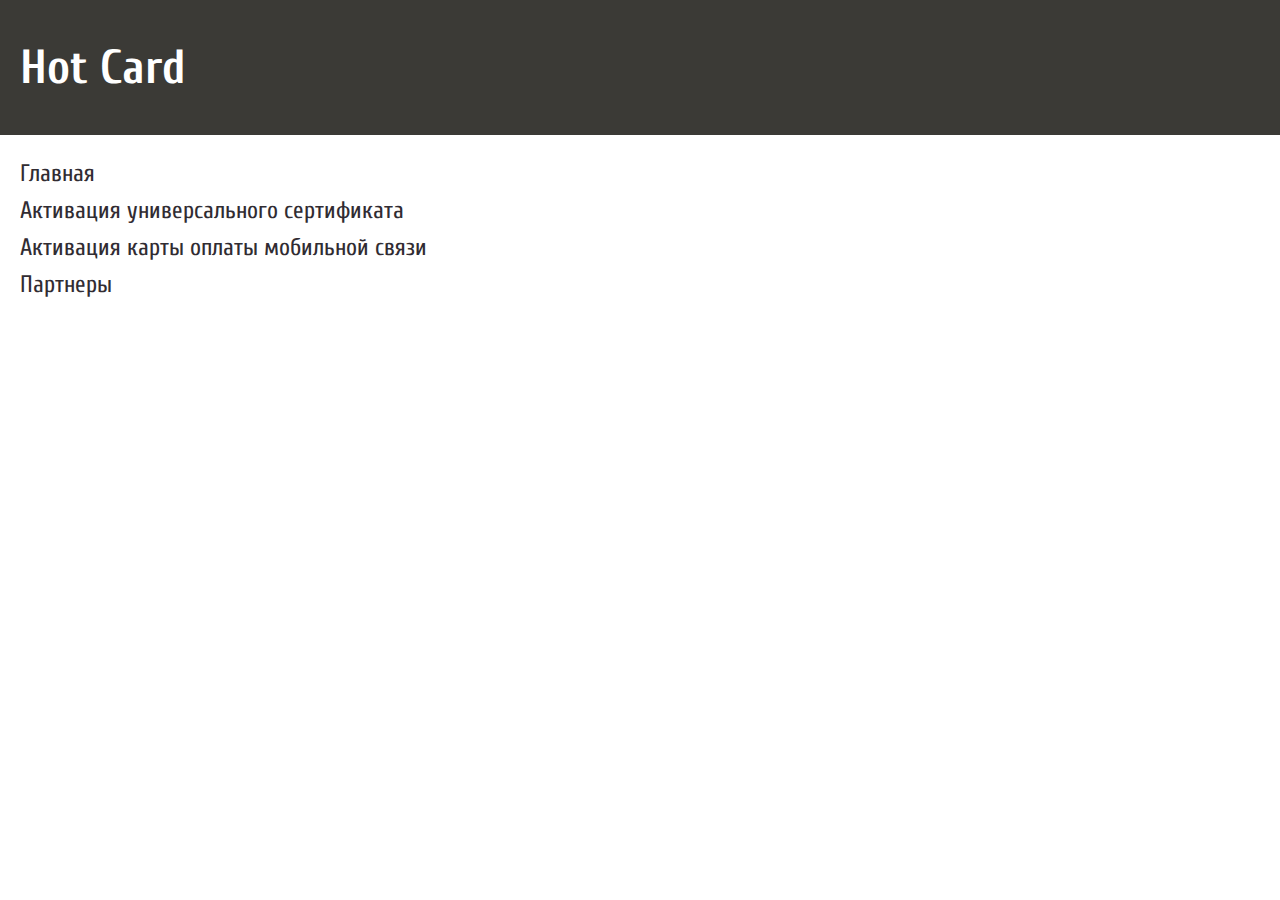
<file: dest/pages.html>
<!DOCTYPE html>
<html lang="ru">

</html>

<head>
	<title>Hot Card</title>
	<meta charset="UTF-8">
	<meta http-equiv="X-UA-Compatible" content="IE=edge">
	<meta name="viewport" content="width=device-width, initial-scale=1">
	<meta name="msapplication-tap-highlight" content="no">
	<link href="https://fonts.googleapis.com/css?family=Cuprum&amp;subset=cyrillic" rel="stylesheet">
	<style>
		body {
			height: 100%;
			font-family: 'Cuprum', sans-serif;
			font-size: 24px;
			margin: 0;
			background: #fff;
		}
		
		h1 {
			font-family: 'Cuprum', sans-serif;
			background: #3b3a36;
			padding: 40px 20px;
			color: #fff;
			margin: 0;
			border-bottom: 20px solid #fff;
		}
		
		h2 {
			font-weight: normal;
			cursor: default;
		}
		
		ul {
			margin: 0;
			padding-left: 0;
			margin-left: 20px;
			overflow: hidden;
		}
		
		li {
			list-style: none;
		}
		
		a {
			transition: color .15s ease-in;
			color: #312c32;
			text-decoration: none;
			display: inline-block;
			padding: 5px 0;
		}
		
		a:hover {
			color: #ef284b;
		}

	</style>
</head>

<body>
	<h1>Hot Card</h1>
	<ul>
		<li>
			<a href="home.html">Главная</a>
		</li>
		<li>
			<a href="multisertificate.html">Активация универсального сертификата</a>
		</li>
		<li>
			<a href="mobilecard.html">Активация карты оплаты мобильной связи</a>
		</li>
		<li>
			<a href="partners.html">Партнеры</a>
		</li>
	</ul>
</body>
</file>
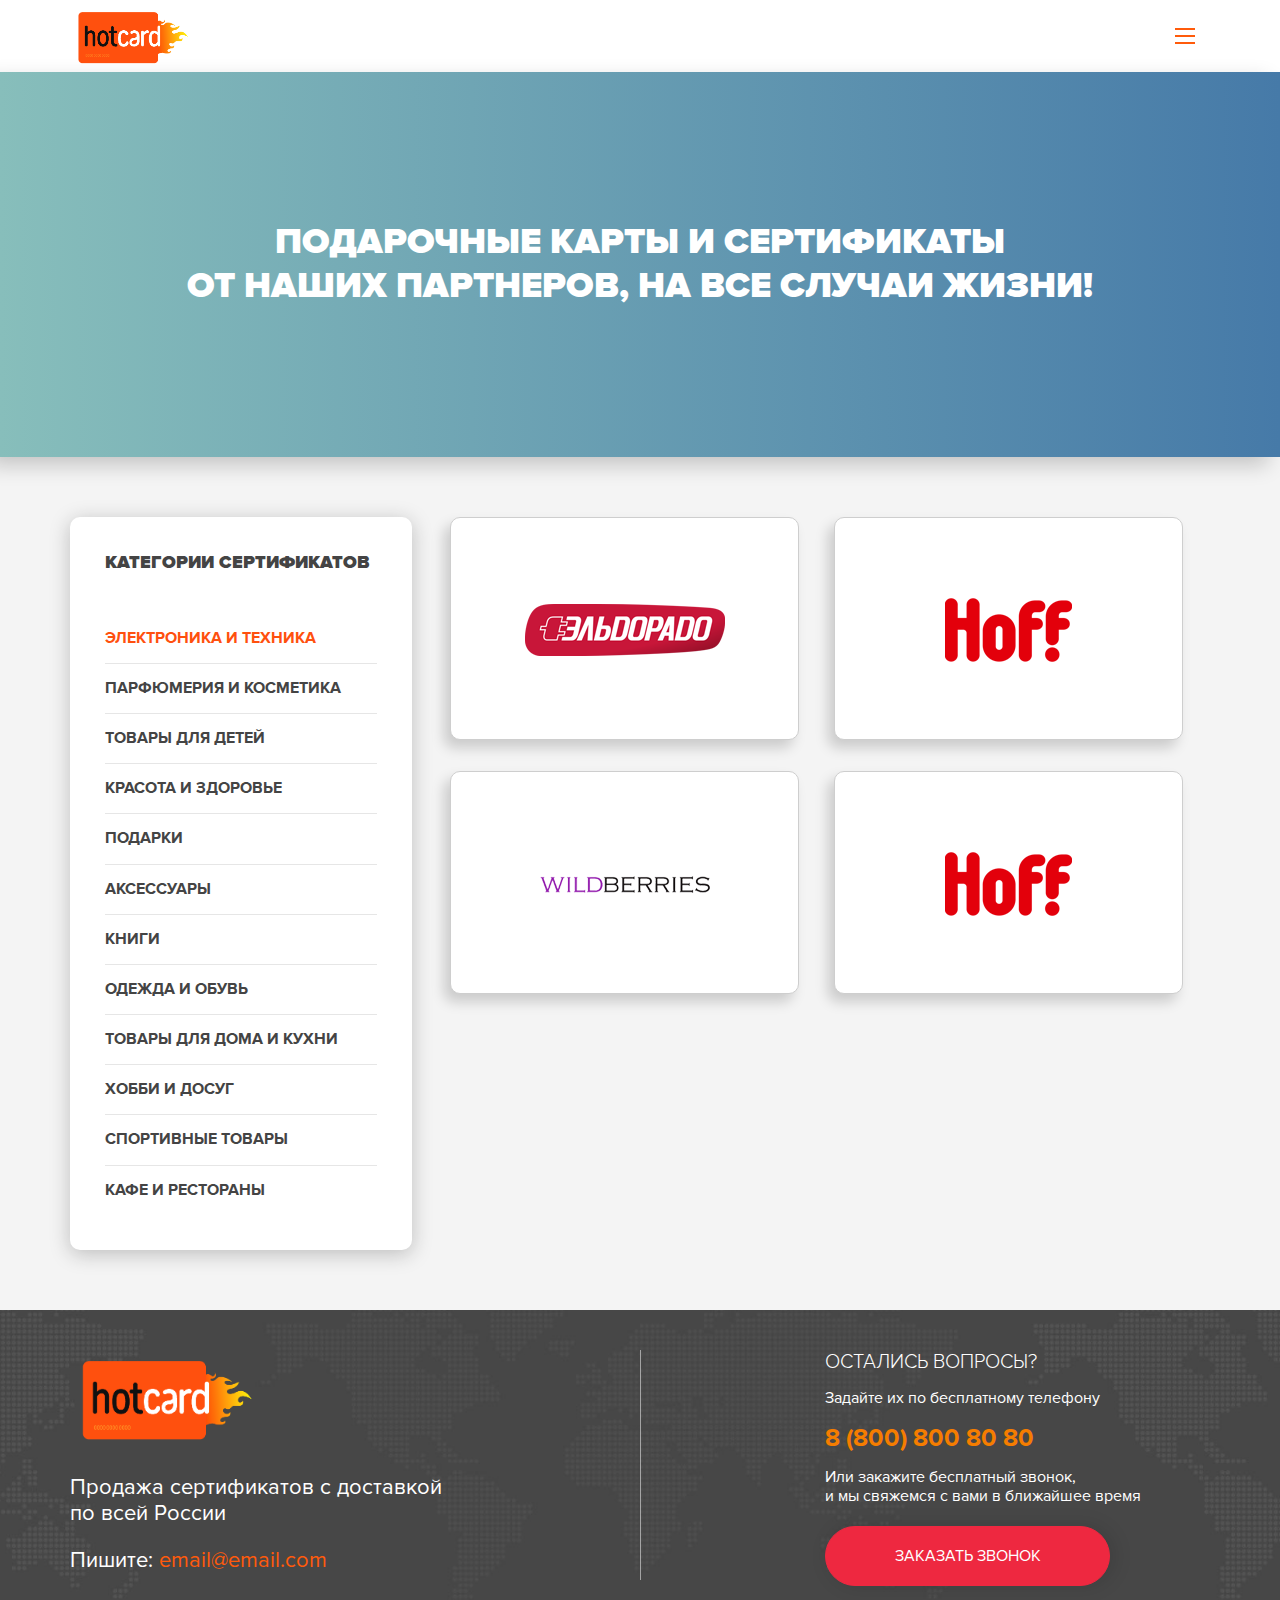
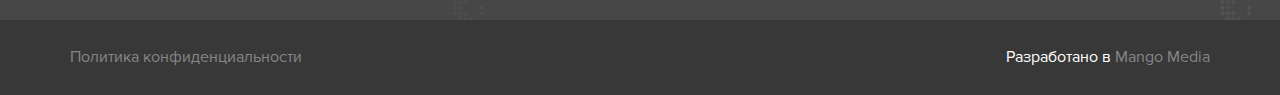
<file: dest/partners.html>
<!DOCTYPE html>
<html class="no-js" lang="ru">

	<head>
		<title>Cards</title>
		<meta charset="UTF-8">
		<meta http-equiv="X-UA-Compatible" content="IE=edge">
		<meta name="viewport" content="width=device-width, initial-scale=1">
		<meta name="msapplication-tap-highlight" content="no">
		<link type="image/x-icon" href="favicon.ico" rel="icon">
		<link href="css/plugins.css" rel="stylesheet">
		<link href="css/app.min.css" rel="stylesheet">
	</head>

	<body>
		<div class="m_header">
			<div class="wrapper">
				<div class="logo">
					<a href="index.html"> </a>
				</div>
				<div class="contacts">
					<div class="vertical-outer">
						<div class="vertical-inner">
							<span class="sidebarmenu">
								<a href="#menu">
									<span></span>
								</a>
							</span>
						</div>
					</div>
				</div>
			</div>
		</div>
		<div class="content" id="page">
			<div class="m_partners">
				<div class="lead">
					<div class="wrapper">
						<div class="vertical-outer">
							<div class="vertical-inner">
								<h1>подарочные карты и сертификаты
									<br>от наших партнеров, на все случаи жизни!</h1>
							</div>
						</div>
					</div>
				</div>
				<div class="list">
					<div class="wrapper">
						<div class="mobile-filter">
							<select id="partner-filters-mobile">
								<option value="electronics">Электроника и техника</option>
								<option value="perfumery">Парфюмерия и косметика</option>
								<option value="kids">Товары для детей</option>
								<option value="beauty">Красота и здоровье</option>
								<option value="gifts">Подарки</option>
								<option value="accessories">Аксессуары</option>
								<option value="books">Книги</option>
								<option value="clothes">Одежда и обувь</option>
								<option value="home">Товары для дома и кухни</option>
								<option value="hobby">Хобби и досуг</option>
								<option value="sports">спортивные товары</option>
								<option value="cafes">кафе и рестораны</option>
							</select>
						</div>
						<div class="sidebar">
							<div class="title">Категории сертификатов</div>
							<ul>
								<li>
									<a class="current" data-filter="electronics" href="#">Электроника и техника</a>
								</li>
								<li>
									<a data-filter="perfumery" href="#">Парфюмерия и косметика</a>
								</li>
								<li>
									<a data-filter="kids" href="#">Товары для детей</a>
								</li>
								<li>
									<a data-filter="beauty" href="#">Красота и здоровье</a>
								</li>
								<li>
									<a data-filter="gifts" href="#">Подарки</a>
								</li>
								<li>
									<a data-filter="accessories" href="#">Аксессуары</a>
								</li>
								<li>
									<a data-filter="books" href="#">Книги</a>
								</li>
								<li>
									<a data-filter="clothes" href="#">Одежда и обувь</a>
								</li>
								<li>
									<a data-filter="home" href="#">Товары для дома и кухни</a>
								</li>
								<li>
									<a data-filter="hobby" href="#">Хобби и досуг</a>
								</li>
								<li>
									<a data-filter="sports" href="#">спортивные товары</a>
								</li>
								<li>
									<a data-filter="cafes" href="#">кафе и рестораны</a>
								</li>
							</ul>
						</div>
						<div class="items">
							<div class="item current" data-filter="electronics">
								<div class="image">
									<a href="#">
										<img src="images/certificates/1.png" alt>
									</a>
								</div>
							</div>
							<div class="item " data-filter="perfumery">
								<div class="image">
									<a href="#">
										<img src="images/certificates/2.png" alt>
									</a>
								</div>
							</div>
							<div class="item " data-filter="kids">
								<div class="image">
									<a href="#">
										<img src="images/certificates/3.png" alt>
									</a>
								</div>
							</div>
							<div class="item " data-filter="beauty">
								<div class="image">
									<a href="#">
										<img src="images/certificates/4.png" alt>
									</a>
								</div>
							</div>
							<div class="item " data-filter="gifts">
								<div class="image">
									<a href="#">
										<img src="images/certificates/5.png" alt>
									</a>
								</div>
							</div>
							<div class="item " data-filter="accessories">
								<div class="image">
									<a href="#">
										<img src="images/certificates/6.png" alt>
									</a>
								</div>
							</div>
							<div class="item " data-filter="books">
								<div class="image">
									<a href="#">
										<img src="images/certificates/7.png" alt>
									</a>
								</div>
							</div>
							<div class="item " data-filter="clothes">
								<div class="image">
									<a href="#">
										<img src="images/certificates/8.png" alt>
									</a>
								</div>
							</div>
							<div class="item " data-filter="home">
								<div class="image">
									<a href="#">
										<img src="images/certificates/9.png" alt>
									</a>
								</div>
							</div>
							<div class="item " data-filter="hobby">
								<div class="image">
									<a href="#">
										<img src="images/certificates/10.png" alt>
									</a>
								</div>
							</div>
							<div class="item " data-filter="sports">
								<div class="image">
									<a href="#">
										<img src="images/certificates/11.png" alt>
									</a>
								</div>
							</div>
							<div class="item " data-filter="cafes">
								<div class="image">
									<a href="#">
										<img src="images/certificates/12.png" alt>
									</a>
								</div>
							</div>
							<div class="item current" data-filter="electronics">
								<div class="image">
									<a href="#">
										<img src="images/certificates/13.png" alt>
									</a>
								</div>
							</div>
							<div class="item " data-filter="perfumery">
								<div class="image">
									<a href="#">
										<img src="images/certificates/14.png" alt>
									</a>
								</div>
							</div>
							<div class="item " data-filter="kids">
								<div class="image">
									<a href="#">
										<img src="images/certificates/1.png" alt>
									</a>
								</div>
							</div>
							<div class="item " data-filter="beauty">
								<div class="image">
									<a href="#">
										<img src="images/certificates/2.png" alt>
									</a>
								</div>
							</div>
							<div class="item " data-filter="gifts">
								<div class="image">
									<a href="#">
										<img src="images/certificates/3.png" alt>
									</a>
								</div>
							</div>
							<div class="item " data-filter="accessories">
								<div class="image">
									<a href="#">
										<img src="images/certificates/4.png" alt>
									</a>
								</div>
							</div>
							<div class="item " data-filter="books">
								<div class="image">
									<a href="#">
										<img src="images/certificates/5.png" alt>
									</a>
								</div>
							</div>
							<div class="item " data-filter="clothes">
								<div class="image">
									<a href="#">
										<img src="images/certificates/6.png" alt>
									</a>
								</div>
							</div>
							<div class="item " data-filter="home">
								<div class="image">
									<a href="#">
										<img src="images/certificates/7.png" alt>
									</a>
								</div>
							</div>
							<div class="item " data-filter="hobby">
								<div class="image">
									<a href="#">
										<img src="images/certificates/8.png" alt>
									</a>
								</div>
							</div>
							<div class="item " data-filter="sports">
								<div class="image">
									<a href="#">
										<img src="images/certificates/9.png" alt>
									</a>
								</div>
							</div>
							<div class="item " data-filter="cafes">
								<div class="image">
									<a href="#">
										<img src="images/certificates/10.png" alt>
									</a>
								</div>
							</div>
							<div class="item current" data-filter="electronics">
								<div class="image">
									<a href="#">
										<img src="images/certificates/11.png" alt>
									</a>
								</div>
							</div>
							<div class="item " data-filter="perfumery">
								<div class="image">
									<a href="#">
										<img src="images/certificates/12.png" alt>
									</a>
								</div>
							</div>
							<div class="item " data-filter="kids">
								<div class="image">
									<a href="#">
										<img src="images/certificates/13.png" alt>
									</a>
								</div>
							</div>
							<div class="item " data-filter="beauty">
								<div class="image">
									<a href="#">
										<img src="images/certificates/14.png" alt>
									</a>
								</div>
							</div>
							<div class="item " data-filter="gifts">
								<div class="image">
									<a href="#">
										<img src="images/certificates/1.png" alt>
									</a>
								</div>
							</div>
							<div class="item " data-filter="accessories">
								<div class="image">
									<a href="#">
										<img src="images/certificates/2.png" alt>
									</a>
								</div>
							</div>
							<div class="item " data-filter="books">
								<div class="image">
									<a href="#">
										<img src="images/certificates/3.png" alt>
									</a>
								</div>
							</div>
							<div class="item " data-filter="clothes">
								<div class="image">
									<a href="#">
										<img src="images/certificates/4.png" alt>
									</a>
								</div>
							</div>
							<div class="item " data-filter="home">
								<div class="image">
									<a href="#">
										<img src="images/certificates/5.png" alt>
									</a>
								</div>
							</div>
							<div class="item " data-filter="accessories">
								<div class="image">
									<a href="#">
										<img src="images/certificates/6.png" alt>
									</a>
								</div>
							</div>
							<div class="item " data-filter="books">
								<div class="image">
									<a href="#">
										<img src="images/certificates/7.png" alt>
									</a>
								</div>
							</div>
							<div class="item " data-filter="clothes">
								<div class="image">
									<a href="#">
										<img src="images/certificates/8.png" alt>
									</a>
								</div>
							</div>
							<div class="item " data-filter="home">
								<div class="image">
									<a href="#">
										<img src="images/certificates/9.png" alt>
									</a>
								</div>
							</div>
							<div class="item " data-filter="hobby">
								<div class="image">
									<a href="#">
										<img src="images/certificates/10.png" alt>
									</a>
								</div>
							</div>
							<div class="item " data-filter="sports">
								<div class="image">
									<a href="#">
										<img src="images/certificates/11.png" alt>
									</a>
								</div>
							</div>
							<div class="item " data-filter="cafes">
								<div class="image">
									<a href="#">
										<img src="images/certificates/12.png" alt>
									</a>
								</div>
							</div>
							<div class="item current" data-filter="electronics">
								<div class="image">
									<a href="#">
										<img src="images/certificates/13.png" alt>
									</a>
								</div>
							</div>
							<div class="item " data-filter="perfumery">
								<div class="image">
									<a href="#">
										<img src="images/certificates/14.png" alt>
									</a>
								</div>
							</div>
						</div>
					</div>
				</div>
			</div>
			<footer class="m_footer">
				<div class="top">
					<div class="wrapper">
						<div class="column">
							<div class="logo">
								<a href="#"></a>
							</div>
							<p>Продажа сертификатов с доставкой
								<br>по всей России</p>
							<div class="email">Пишите:
								<a href="#">email@email.com</a>
							</div>
						</div>
						<div class="column second">
							<div class="questions">Остались вопросы?</div>
							<p>Задайте их по бесплатному телефону</p>
							<div class="tel">
								<a href="#">8 (800) 800 80 80</a>
							</div>
							<p>Или закажите бесплатный звонок,
								<br>и мы свяжемся с вами в ближайшее время</p>
							<div class="action">
								<a class="get-popup" data-title="заказать обратный звонок" href="#popup-callback">Заказать звонок</a>
							</div>
						</div>
					</div>
				</div>
				<div class="bottom center">
					<div class="wrapper">
						<div class="policy">
							<a href="#">Политика конфиденциальности</a>
						</div>
						<div class="dev">Разработано в
							<a href="http://lp.mango-media.ru/">Mango Media</a>
						</div>
					</div>
				</div>
			</footer>
			<div class="m_popup">
				<a class="get-popup success-trigger" href="#popup-success"></a>
				<div class="mfp-hide popup" id="popup-success">
					<div class="m_default-form">
						<h1 class="center">
							<b>Спасибо за заявку!</b>
							<span class="light small">Менеджер свяжется с вами по указанному телефону для уточнения деталей заказа и стоимости</span>
						</h1>
						<div class="close">
							<a href="#">Закрыть</a>
						</div>
					</div>
				</div>
				<div class="mfp-hide popup" id="popup-action">
					<div class="m_default-form">
						<h1 class="center b-line orange">
							<b>Активация</b>
							<span class="light small">введите номер и ПИН
								<br>вашего мультибрендового сертификата</span>
						</h1>
						<form class="form">
							<div class="form-label">
								<input class="form-input" name="name" type="text" placeholder="Номер сертификата" value="1" required="required">
							</div>
							<div class="form-label">
								<input class="form-input" name="pin" type="text" placeholder="ПИН" value="1" required="required">
							</div>
							<input class="form-submit" type="submit" value="Активировать">
						</form>
					</div>
				</div>
				<div class="mfp-hide popup" id="popup-license">
					<h2>Условия использования</h2>
					<p>Сертификат предназначен и может быть использован исключительно для приобретения товаров в розничных магазинах cети «Эльдорадо». Адреса точек приема сертификатов «Эльдорадо» можно уточнить по номеру телефона Контактного центра: 8 800 250 25 25 (звонок
						бесплатный).</p>
					<p>Срок действия Сертификата составляет два года со дня его активации. Cрок активации сертификата составляет 2 рабочих дня после получения.</p>
					<p>Использование Сертификата возможно при покупке товаров в сети магазинов «Эльдорадо» путем сообщения Потребителем правильного ПИН-кода и номера Сертификата сотруднику кассовой зоны и внесении соответствующих данным сотрудником кассовой зоны на кассе,
						а также при покупке в интернет-магазине на сайте www.eldorado.ru в случае самостоятельного вывоза товара из любого магазина сети «Эльдорадо», а также пунктов самовывоза. Подарочный сертификат обмену и возврату не подлежит.</p>
					<p>Сертификат действует на предъявителя (не является именным), и любое физическое лицо, предъявившее Сертификат, может приобрести с его помощью товар в магазинах сети «Эльдорадо».</p>
					<p>Внесение денежных средств на Сертификат возможно только один раз в момент его приобретения.</p>
					<p>Номинал Сертификата является суммой внесенных Покупателем денежных средств, которую держатель Сертификата может использовать для оплаты товара в магазинах «Эльдорадо».</p>
					<p>Сумма внесенного аванса, указанная на Сертификате, может быть использована Держателем при покупке Товаров однократно. В случае выбора товара на сумму меньше номинала Сертификата, остаток номинала сгорает. В том случае, если стоимость товара превышает
						номинал Сертификата, разница между стоимостью товара и номиналом Сертификата оплачивается наличными денежными средствами, либо с использованием платежных банковских карт, либо с использованием подарочных карт «Эльдорадо».</p>
					<p>Сертификат не может быть использован для получения наличных денежных средств из кассы Магазинов. Сертификатом можно оплатить любые товары/услуги, кроме: платежей по системам Киберплат, Дельтателеком; платежей по системе Рапида; коммунальных платежей;
						денежных переводов; ГОСЛОТО; Подарочной карты; также запрещено проводить оплату Сертификатом первоначального взноса по кредиту при приобретении покупателем товара/услуги в кредит.</p>
					<p>С использованием Сертификата возможна единственная покупка (транзакция по оплате товара (ов) в одном чеке). При совершении покупки номинал сертификата списывается целиком. Возврат, обмен купленного с использованием Сертификата товара, осуществляется
						в соответствии с Законом РФ «О защите прав потребителей». В случае удовлетворения требования потребителя о расторжении договора купли-продажи товара, возврат средств осуществляется на новую пластиковую подарочную карту «Эльдорадо» гибкого номинала.</p>
					<p>Телефон Контактного центра: 8 800 250 25 25 (звонок бесплатный). Подробности на сайте: www.eldorado.ru</p>
					<div class="bottom">
						<div class="action">
							<a class="choose-cancel" href="#">Отмена</a>
						</div>
						<div class="action">
							<a class="choose-submit" href="#">Принять</a>
						</div>
					</div>
				</div>
				<a class="get-popup-action" id="limit-trigger" href="#popup-limit"></a>
				<div class="mfp-hide popup" id="popup-limit">
					<h2>Превышен лимит средств! </h2>
				</div>
				<div class="mfp-hide popup" id="popup-cards">
					<h2>Выбранные сертификаты</h2>
					<p class="no-items">У вас нет выбранных сертификатов...</p>
					<div class="items"></div>
				</div>
				<a class="get-popup-action" id="rem-trigger" href="#popup-remaining"></a>
				<div class="mfp-hide popup" id="popup-remaining">
					<h2>Внимание!</h2>
					<p>Сертификат может быть активирован только 1 раз.</p>
					<div class="remaining">Осталось:
						<span>
							<b></b> руб.</span>
					</div>
					<div class="action">
						<div class="cancel">
							<a href="#">Продолжить выбор</a>
						</div>
						<div class="submit">
							<a href="#">Отказаться от остатка</a>
						</div>
					</div>
				</div>
				<div class="mfp-hide popup" id="popup-callback">
					<div class="m_default-form">
						<h1 class="center b-line orange">
							<b>Заполните форму</b>
							<span class="light small">чтобы
								<span id="modal-title">заказать обратный звонок</span>
							</span>
						</h1>
						<form class="form" action="form.php" method="post">
							<div class="form-label">
								<input class="form-input" name="name" type="text" placeholder="Ваше имя" required="required">
							</div>
							<div class="form-label">
								<input class="form-input" name="tel" type="tel" placeholder="Ваш номер телефона" required="required">
							</div>
							<input name="input_type" type="hidden">
							<input class="form-submit" type="submit" value="Воспользоваться предложением">
						</form>
						<div class="safe">Ваши данные в полной безопасноти</div>
					</div>
				</div>
			</div>
		</div>
		<div id="menu">
			<ul>
				<li>
					<hr>
				</li>
				<li>
					<a class="anchor" href="index.html#s1">Сертификаты</a>
				</li>
				<li>
					<a href="partners.html">Каталог партнеров</a>
				</li>
				<li>
					<a class="anchor" href="index.html#s2">Электронная витрина</a>
				</li>
				<li>
					<a class="anchor" href="index.html#s3">О компании</a>
				</li>
				<li>
					<a class="anchor" href="index.html#s4">Кейсы</a>
				</li>
				<li>
					<a class="anchor" href="index.html#s5">Схема работы</a>
				</li>
				<li>
					<a class="anchor" href="index.html#s6">Контакты</a>
				</li>
				<li>
					<hr>
				</li>
				<li>
					<a class="get-popup-action" href="#popup-action">Активация сертификатов</a>
				</li>
				<li>
					<a href="mobilecard.html">Карты мобильной связи</a>
				</li>
			</ul>
		</div>
		<script src="js/jquery.min.js"></script>
		<script src="js/plugins.js"></script>
		<script src="js/app.js"></script>
	</body>

</html>
</file>
<file: dest/css/plugins.css>
@charset "UTF-8";.mfp-bg{top:0;left:0;width:100%;height:100%;z-index:1042;overflow:hidden;position:fixed;background:#0b0b0b;opacity:.8}.mfp-wrap{top:0;left:0;width:100%;height:100%;z-index:1043;position:fixed;outline:0!important;-webkit-backface-visibility:hidden}.mfp-container{text-align:center;position:absolute;width:100%;height:100%;left:0;top:0;padding:0 8px;box-sizing:border-box}.mfp-container:before{content:'';display:inline-block;height:100%;vertical-align:middle}.mfp-align-top .mfp-container:before{display:none}.mfp-content{position:relative;display:inline-block;vertical-align:middle;margin:0 auto;text-align:left;z-index:1045}.mfp-ajax-holder .mfp-content,.mfp-inline-holder .mfp-content{width:100%;cursor:auto}.mfp-ajax-cur{cursor:progress}.mfp-zoom-out-cur,.mfp-zoom-out-cur .mfp-image-holder .mfp-close{cursor:-moz-zoom-out;cursor:-webkit-zoom-out;cursor:zoom-out}.mfp-zoom{cursor:pointer;cursor:-webkit-zoom-in;cursor:-moz-zoom-in;cursor:zoom-in}.mfp-auto-cursor .mfp-content{cursor:auto}.mfp-arrow,.mfp-close,.mfp-counter,.mfp-preloader{-webkit-user-select:none;-moz-user-select:none;user-select:none}.mfp-loading.mfp-figure{display:none}.mfp-hide{display:none!important}.mfp-preloader{color:#ccc;position:absolute;top:50%;width:auto;text-align:center;margin-top:-.8em;left:8px;right:8px;z-index:1044}.mfp-preloader a{color:#ccc}.mfp-preloader a:hover{color:#fff}.mfp-s-ready .mfp-preloader{display:none}.mfp-s-error .mfp-content{display:none}button.mfp-arrow,button.mfp-close{overflow:visible;cursor:pointer;background:0 0;border:0;-webkit-appearance:none;display:block;outline:0;padding:0;z-index:1046;box-shadow:none;touch-action:manipulation}button::-moz-focus-inner{padding:0;border:0}.mfp-close{width:44px;height:44px;line-height:44px;position:absolute;right:0;top:0;text-decoration:none;text-align:center;opacity:.65;padding:0 0 18px 10px;color:#fff;font-style:normal;font-size:28px;font-family:Arial,Baskerville,monospace}.mfp-close:focus,.mfp-close:hover{opacity:1}.mfp-close:active{top:1px}.mfp-close-btn-in .mfp-close{color:#333}.mfp-iframe-holder .mfp-close,.mfp-image-holder .mfp-close{color:#fff;right:-6px;text-align:right;padding-right:6px;width:100%}.mfp-counter{position:absolute;top:0;right:0;color:#ccc;font-size:12px;line-height:18px;white-space:nowrap}.mfp-arrow{position:absolute;opacity:.65;margin:0;top:50%;margin-top:-55px;padding:0;width:90px;height:110px;-webkit-tap-highlight-color:transparent}.mfp-arrow:active{margin-top:-54px}.mfp-arrow:focus,.mfp-arrow:hover{opacity:1}.mfp-arrow:after,.mfp-arrow:before{content:'';display:block;width:0;height:0;position:absolute;left:0;top:0;margin-top:35px;margin-left:35px;border:medium inset transparent}.mfp-arrow:after{border-top-width:13px;border-bottom-width:13px;top:8px}.mfp-arrow:before{border-top-width:21px;border-bottom-width:21px;opacity:.7}.mfp-arrow-left{left:0}.mfp-arrow-left:after{border-right:17px solid #fff;margin-left:31px}.mfp-arrow-left:before{margin-left:25px;border-right:27px solid #3f3f3f}.mfp-arrow-right{right:0}.mfp-arrow-right:after{border-left:17px solid #fff;margin-left:39px}.mfp-arrow-right:before{border-left:27px solid #3f3f3f}.mfp-iframe-holder{padding-top:40px;padding-bottom:40px}.mfp-iframe-holder .mfp-content{line-height:0;width:100%;max-width:900px}.mfp-iframe-holder .mfp-close{top:-40px}.mfp-iframe-scaler{width:100%;height:0;overflow:hidden;padding-top:56.25%}.mfp-iframe-scaler iframe{position:absolute;display:block;top:0;left:0;width:100%;height:100%;box-shadow:0 0 8px rgba(0,0,0,.6);background:#000}img.mfp-img{width:auto;max-width:100%;height:auto;display:block;line-height:0;box-sizing:border-box;padding:40px 0 40px;margin:0 auto}.mfp-figure{line-height:0}.mfp-figure:after{content:'';position:absolute;left:0;top:40px;bottom:40px;display:block;right:0;width:auto;height:auto;z-index:-1;box-shadow:0 0 8px rgba(0,0,0,.6);background:#444}.mfp-figure small{color:#bdbdbd;display:block;font-size:12px;line-height:14px}.mfp-figure figure{margin:0}.mfp-bottom-bar{margin-top:-36px;position:absolute;top:100%;left:0;width:100%;cursor:auto}.mfp-title{text-align:left;line-height:18px;color:#f3f3f3;word-wrap:break-word;padding-right:36px}.mfp-image-holder .mfp-content{max-width:100%}.mfp-gallery .mfp-image-holder .mfp-figure{cursor:pointer}@media screen and (max-width:800px) and (orientation:landscape),screen and (max-height:300px){.mfp-img-mobile .mfp-image-holder{padding-left:0;padding-right:0}.mfp-img-mobile img.mfp-img{padding:0}.mfp-img-mobile .mfp-figure:after{top:0;bottom:0}.mfp-img-mobile .mfp-figure small{display:inline;margin-left:5px}.mfp-img-mobile .mfp-bottom-bar{background:rgba(0,0,0,.6);bottom:0;margin:0;top:auto;padding:3px 5px;position:fixed;box-sizing:border-box}.mfp-img-mobile .mfp-bottom-bar:empty{padding:0}.mfp-img-mobile .mfp-counter{right:5px;top:3px}.mfp-img-mobile .mfp-close{top:0;right:0;width:35px;height:35px;line-height:35px;background:rgba(0,0,0,.6);position:fixed;text-align:center;padding:0}}@media all and (max-width:900px){.mfp-arrow{-webkit-transform:scale(.75);transform:scale(.75)}.mfp-arrow-left{-webkit-transform-origin:0;transform-origin:0}.mfp-arrow-right{-webkit-transform-origin:100%;transform-origin:100%}.mfp-container{padding-left:6px;padding-right:6px}}.my-mfp-zoom-in .zoom-anim-dialog{opacity:0;-webkit-transition:all .2s ease-in-out;-moz-transition:all .2s ease-in-out;-o-transition:all .2s ease-in-out;transition:all .2s ease-in-out;-webkit-transform:scale(.8);-moz-transform:scale(.8);-ms-transform:scale(.8);-o-transform:scale(.8);transform:scale(.8)}.my-mfp-zoom-in.mfp-ready .zoom-anim-dialog{opacity:1;-webkit-transform:scale(1);-moz-transform:scale(1);-ms-transform:scale(1);-o-transform:scale(1);transform:scale(1)}.my-mfp-zoom-in.mfp-removing .zoom-anim-dialog{-webkit-transform:scale(.8);-moz-transform:scale(.8);-ms-transform:scale(.8);-o-transform:scale(.8);transform:scale(.8);opacity:0}.my-mfp-zoom-in.mfp-bg{opacity:0;-webkit-transition:opacity .3s ease-out;-moz-transition:opacity .3s ease-out;-o-transition:opacity .3s ease-out;transition:opacity .3s ease-out}.my-mfp-zoom-in.mfp-ready.mfp-bg{opacity:.8}.my-mfp-zoom-in.mfp-removing.mfp-bg{opacity:0}.mm-menu,.mm-panels,.mm-panels>.mm-panel{margin:0;left:0;right:0;top:0;z-index:0;box-sizing:border-box}.mm-btn,.mm-menu{box-sizing:border-box}.mm-listview a,.mm-listview a:hover,.mm-navbar a,.mm-navbar a:hover{text-decoration:none}.mm-listview .mm-next:before,.mm-listview>li:not(.mm-divider):after,.mm-next:after,.mm-prev:before{content:'';bottom:0}.mm-hidden{display:none!important}.mm-menu,.mm-panels>.mm-panel:not(.mm-hidden){display:block}.mm-wrapper{overflow-x:hidden;position:relative}.mm-menu{padding:0;position:absolute;bottom:0}.mm-panels,.mm-panels>.mm-panel{background:inherit;border-color:inherit;position:absolute;bottom:0}.mm-btn,.mm-panel.mm-highest{z-index:1}.mm-panels{overflow:hidden}.mm-panel{-webkit-transition:-webkit-transform .4s ease;transition:-webkit-transform .4s ease;transition:transform .4s ease;transition:transform .4s ease,-webkit-transform .4s ease;-webkit-transform:translate(100%,0);-ms-transform:translate(100%,0);transform:translate(100%,0);-webkit-transform:translate3d(100%,0,0);transform:translate3d(100%,0,0)}.mm-panel.mm-opened{-webkit-transform:translate(0,0);-ms-transform:translate(0,0);transform:translate(0,0);-webkit-transform:translate3d(0,0,0);transform:translate3d(0,0,0)}.mm-panel.mm-subopened{-webkit-transform:translate(-30%,0);-ms-transform:translate(-30%,0);transform:translate(-30%,0);-webkit-transform:translate3d(-30%,0,0);transform:translate3d(-30%,0,0)}.mm-panels>.mm-panel{-webkit-overflow-scrolling:touch;overflow:scroll;overflow-x:hidden;overflow-y:auto;padding:0 20px}.mm-listview .mm-divider,.mm-listview>li>a,.mm-listview>li>span,.mm-navbar .mm-title{text-overflow:ellipsis;white-space:nowrap;overflow:hidden}.mm-panels>.mm-panel.mm-hasnavbar{padding-top:40px}.mm-panels>.mm-panel:after,.mm-panels>.mm-panel:before{content:'';display:block;height:20px}.mm-vertical .mm-panel{-webkit-transform:none!important;-ms-transform:none!important;transform:none!important}.mm-listview .mm-vertical .mm-panel,.mm-vertical .mm-listview .mm-panel{display:none;padding:10px 0 10px 10px}.mm-listview .mm-vertical .mm-panel .mm-listview>li:last-child:after,.mm-vertical .mm-listview .mm-panel .mm-listview>li:last-child:after{border-color:transparent}.mm-vertical li.mm-opened>.mm-panel,li.mm-vertical.mm-opened>.mm-panel{display:block}.mm-listview>li.mm-vertical>.mm-next,.mm-vertical .mm-listview>li>.mm-next{height:40px;bottom:auto}.mm-listview>li.mm-vertical>.mm-next:after,.mm-vertical .mm-listview>li>.mm-next:after{top:16px;bottom:auto}.mm-listview>li.mm-vertical.mm-opened>.mm-next:after,.mm-vertical .mm-listview>li.mm-opened>.mm-next:after{-webkit-transform:rotate(225deg);-ms-transform:rotate(225deg);transform:rotate(225deg);right:19px}.mm-btn{width:40px;height:40px;position:absolute;top:0}.mm-clear:after,.mm-clear:before,.mm-close:after,.mm-close:before{content:'';border:2px solid transparent;display:block;width:5px;height:5px;margin:auto;position:absolute;top:0;bottom:0;-webkit-transform:rotate(-45deg);-ms-transform:rotate(-45deg);transform:rotate(-45deg)}.mm-clear:before,.mm-close:before{border-right:none;border-bottom:none;right:18px}.mm-clear:after,.mm-close:after{border-left:none;border-top:none;right:25px}.mm-next:after,.mm-prev:before{border-top:2px solid transparent;border-left:2px solid transparent;display:block;width:8px;height:8px;margin:auto;position:absolute;top:0}.mm-prev:before{-webkit-transform:rotate(-45deg);-ms-transform:rotate(-45deg);transform:rotate(-45deg);left:23px;right:auto}.mm-next:after{-webkit-transform:rotate(135deg);-ms-transform:rotate(135deg);transform:rotate(135deg);right:23px;left:auto}.mm-navbar{border-bottom:1px solid;border-color:inherit;text-align:center;line-height:20px;height:40px;padding:0 40px;margin:0;position:absolute;top:0;left:0;right:0}.mm-navbar>*{display:block;padding:10px 0}.mm-navbar .mm-btn:first-child{left:0}.mm-navbar .mm-btn:last-child{text-align:right;right:0}.mm-panel .mm-navbar{display:none}.mm-panel.mm-hasnavbar .mm-navbar{display:block}.mm-listview,.mm-listview>li{list-style:none;display:block;padding:0;margin:0}.mm-listview{font:inherit;font-size:14px;line-height:20px}.mm-listview>li{position:relative}.mm-listview>li,.mm-listview>li .mm-next,.mm-listview>li .mm-next:before,.mm-listview>li:after{border-color:inherit}.mm-listview>li>a,.mm-listview>li>span{color:inherit;display:block;padding:10px 10px 10px 20px;margin:0}.mm-listview>li:not(.mm-divider):after{border-bottom-width:1px;border-bottom-style:solid;display:block;position:absolute;right:0;left:20px}.mm-listview .mm-next{background:rgba(3,2,1,0);width:50px;padding:0;position:absolute;right:0;top:0;bottom:0;z-index:2}.mm-listview .mm-next:before{border-left-width:1px;border-left-style:solid;display:block;position:absolute;top:0;left:0}.mm-listview .mm-next+a,.mm-listview .mm-next+span{margin-right:50px}.mm-listview .mm-next.mm-fullsubopen{width:100%}.mm-listview .mm-next.mm-fullsubopen:before{border-left:none}.mm-listview .mm-next.mm-fullsubopen+a,.mm-listview .mm-next.mm-fullsubopen+span{padding-right:50px;margin-right:0}.mm-panels>.mm-panel>.mm-listview{margin:20px -20px}.mm-panels>.mm-panel>.mm-listview:first-child,.mm-panels>.mm-panel>.mm-navbar+.mm-listview{margin-top:-20px}.mm-listview .mm-inset{list-style:disc inside;padding:0 10px 15px 40px;margin:0}.mm-listview .mm-inset>li{padding:5px 0}.mm-listview .mm-divider{font-size:10px;text-transform:uppercase;text-indent:20px;line-height:25px}.mm-listview .mm-spacer{padding-top:40px}.mm-listview .mm-spacer>.mm-next{top:40px}.mm-listview .mm-spacer.mm-divider{padding-top:25px}.mm-menu{background:#f3f3f3;border-color:rgba(0,0,0,.1);color:rgba(0,0,0,.75)}.mm-menu .mm-navbar a,.mm-menu .mm-navbar>*{color:rgba(0,0,0,.3)}.mm-menu .mm-btn:after,.mm-menu .mm-btn:before{border-color:rgba(0,0,0,.3)}.mm-menu .mm-listview{border-color:rgba(0,0,0,.1)}.mm-menu .mm-listview>li .mm-next:after{border-color:rgba(0,0,0,.3)}.mm-menu .mm-listview>li a:not(.mm-next){-webkit-tap-highlight-color:rgba(255,255,255,.5);tap-highlight-color:rgba(255,255,255,.5)}.mm-menu .mm-listview>li.mm-selected>a:not(.mm-next),.mm-menu .mm-listview>li.mm-selected>span{background:rgba(255,255,255,.5)}.mm-menu .mm-divider,.mm-menu .mm-listview>li.mm-opened.mm-vertical>.mm-panel,.mm-menu .mm-listview>li.mm-opened.mm-vertical>a.mm-next,.mm-menu.mm-vertical .mm-listview>li.mm-opened>.mm-panel,.mm-menu.mm-vertical .mm-listview>li.mm-opened>a.mm-next{background:rgba(0,0,0,.05)}.mm-page{box-sizing:border-box;position:relative}.mm-slideout{-webkit-transition:-webkit-transform .4s ease;transition:-webkit-transform .4s ease;transition:transform .4s ease;transition:transform .4s ease,-webkit-transform .4s ease;z-index:1}html.mm-opened{overflow-x:hidden;position:relative}html.mm-blocking,html.mm-blocking body{overflow:hidden}html.mm-background .mm-page{background:inherit}#mm-blocker{background:rgba(3,2,1,0);display:none;width:100%;height:100%;position:fixed;top:0;left:0;z-index:2}html.mm-blocking #mm-blocker{display:block}.mm-menu.mm-offcanvas{z-index:0;display:none;position:fixed;width:80%;min-width:140px;max-width:440px}.mm-menu.mm-offcanvas.mm-current{display:block}.mm-menu.mm-offcanvas.mm-no-csstransforms.mm-current.mm-opened{z-index:10}html.mm-opening .mm-slideout{-webkit-transform:translate(80%,0);-ms-transform:translate(80%,0);transform:translate(80%,0);-webkit-transform:translate3d(80%,0,0);transform:translate3d(80%,0,0)}@media all and (max-width:175px){html.mm-opening .mm-slideout{-webkit-transform:translate(140px,0);-ms-transform:translate(140px,0);transform:translate(140px,0);-webkit-transform:translate3d(140px,0,0);transform:translate3d(140px,0,0)}}@media all and (min-width:550px){html.mm-opening .mm-slideout{-webkit-transform:translate(440px,0);-ms-transform:translate(440px,0);transform:translate(440px,0);-webkit-transform:translate3d(440px,0,0);transform:translate3d(440px,0,0)}}.mm-menu.mm-offcanvas.mm-autoheight.mm-bottom,.mm-menu.mm-offcanvas.mm-autoheight.mm-top{max-height:80%}.mm-menu.mm-offcanvas.mm-autoheight.mm-bottom.mm-fullscreen,.mm-menu.mm-offcanvas.mm-autoheight.mm-top.mm-fullscreen{max-height:100%}.mm-menu.mm-offcanvas.mm-measureheight .mm-panel{display:block!important}.mm-menu.mm-offcanvas.mm-measureheight>.mm-panels>.mm-panel{bottom:auto!important;height:auto!important}.mm-menu.mm-columns{-webkit-transition-property:width,max-width,-webkit-transform;transition-property:width,max-width,-webkit-transform;transition-property:transform,width,max-width;transition-property:transform,width,max-width,-webkit-transform}.mm-menu.mm-columns .mm-panels>.mm-panel{width:100%;right:auto;display:none;-webkit-transition-property:width,-webkit-transform;transition-property:width,-webkit-transform;transition-property:transform,width;transition-property:transform,width,-webkit-transform}.mm-menu.mm-columns .mm-panels>.mm-panel.mm-opened{border-right:1px solid;border-color:inherit;display:block;-webkit-transform:translate(0,0);-ms-transform:translate(0,0);transform:translate(0,0);-webkit-transform:translate3d(0,0,0);transform:translate3d(0,0,0)}.mm-menu.mm-columns .mm-panels>.mm-panel.mm-subopened{-webkit-transform:translate(-100%,0);-ms-transform:translate(-100%,0);transform:translate(-100%,0);-webkit-transform:translate3d(-100%,0,0);transform:translate3d(-100%,0,0);z-index:2}.mm-menu.mm-columns .mm-panels>.mm-panel.mm-columns-0{-webkit-transform:translate(0,0);-ms-transform:translate(0,0);transform:translate(0,0);-webkit-transform:translate3d(0,0,0);transform:translate3d(0,0,0)}.mm-menu.mm-columns .mm-panels>.mm-panel.mm-opened:not([class*=mm-columns-])~.mm-panel:not(.mm-opened).mm-columns-0{display:block;-webkit-transform:translate(100%,0);-ms-transform:translate(100%,0);transform:translate(100%,0);-webkit-transform:translate3d(100%,0,0);transform:translate3d(100%,0,0)}.mm-menu.mm-offcanvas.mm-columns-0{width:80%;min-width:140px;max-width:0}html.mm-opening.mm-columns-0 .mm-slideout{-webkit-transform:translate(80%,0);-ms-transform:translate(80%,0);transform:translate(80%,0);-webkit-transform:translate3d(80%,0,0);transform:translate3d(80%,0,0)}@media all and (max-width:175px){html.mm-opening.mm-columns-0 .mm-slideout{-webkit-transform:translate(140px,0);-ms-transform:translate(140px,0);transform:translate(140px,0);-webkit-transform:translate3d(140px,0,0);transform:translate3d(140px,0,0)}}@media all and (min-width:0px){html.mm-opening.mm-columns-0 .mm-slideout{-webkit-transform:translate(0,0);-ms-transform:translate(0,0);transform:translate(0,0);-webkit-transform:translate3d(0,0,0);transform:translate3d(0,0,0)}}html.mm-right.mm-opening.mm-columns-0 .mm-slideout{-webkit-transform:translate(-80%,0);-ms-transform:translate(-80%,0);transform:translate(-80%,0);-webkit-transform:translate3d(-80%,0,0);transform:translate3d(-80%,0,0)}@media all and (max-width:175px){html.mm-right.mm-opening.mm-columns-0 .mm-slideout{-webkit-transform:translate(-140px,0);-ms-transform:translate(-140px,0);transform:translate(-140px,0);-webkit-transform:translate3d(-140px,0,0);transform:translate3d(-140px,0,0)}}@media all and (min-width:0px){html.mm-right.mm-opening.mm-columns-0 .mm-slideout{-webkit-transform:translate(0,0);-ms-transform:translate(0,0);transform:translate(0,0);-webkit-transform:translate3d(0,0,0);transform:translate3d(0,0,0)}}.mm-menu.mm-columns .mm-panels>.mm-panel.mm-columns-1{-webkit-transform:translate(100%,0);-ms-transform:translate(100%,0);transform:translate(100%,0);-webkit-transform:translate3d(100%,0,0);transform:translate3d(100%,0,0)}.mm-menu.mm-columns .mm-panels>.mm-panel.mm-opened:not([class*=mm-columns-])~.mm-panel:not(.mm-opened).mm-columns-1{display:block;-webkit-transform:translate(200%,0);-ms-transform:translate(200%,0);transform:translate(200%,0);-webkit-transform:translate3d(200%,0,0);transform:translate3d(200%,0,0)}.mm-menu.mm-offcanvas.mm-columns-1{width:80%;min-width:140px;max-width:440px}html.mm-opening.mm-columns-1 .mm-slideout{-webkit-transform:translate(80%,0);-ms-transform:translate(80%,0);transform:translate(80%,0);-webkit-transform:translate3d(80%,0,0);transform:translate3d(80%,0,0)}@media all and (max-width:175px){html.mm-opening.mm-columns-1 .mm-slideout{-webkit-transform:translate(140px,0);-ms-transform:translate(140px,0);transform:translate(140px,0);-webkit-transform:translate3d(140px,0,0);transform:translate3d(140px,0,0)}}@media all and (min-width:550px){html.mm-opening.mm-columns-1 .mm-slideout{-webkit-transform:translate(440px,0);-ms-transform:translate(440px,0);transform:translate(440px,0);-webkit-transform:translate3d(440px,0,0);transform:translate3d(440px,0,0)}}html.mm-right.mm-opening.mm-columns-1 .mm-slideout{-webkit-transform:translate(-80%,0);-ms-transform:translate(-80%,0);transform:translate(-80%,0);-webkit-transform:translate3d(-80%,0,0);transform:translate3d(-80%,0,0)}@media all and (max-width:175px){html.mm-right.mm-opening.mm-columns-1 .mm-slideout{-webkit-transform:translate(-140px,0);-ms-transform:translate(-140px,0);transform:translate(-140px,0);-webkit-transform:translate3d(-140px,0,0);transform:translate3d(-140px,0,0)}}@media all and (min-width:550px){html.mm-right.mm-opening.mm-columns-1 .mm-slideout{-webkit-transform:translate(-440px,0);-ms-transform:translate(-440px,0);transform:translate(-440px,0);-webkit-transform:translate3d(-440px,0,0);transform:translate3d(-440px,0,0)}}.mm-menu.mm-columns-1 .mm-panels>.mm-panel{width:100%}.mm-menu.mm-columns .mm-panels>.mm-panel.mm-columns-2{-webkit-transform:translate(200%,0);-ms-transform:translate(200%,0);transform:translate(200%,0);-webkit-transform:translate3d(200%,0,0);transform:translate3d(200%,0,0)}.mm-menu.mm-columns .mm-panels>.mm-panel.mm-opened:not([class*=mm-columns-])~.mm-panel:not(.mm-opened).mm-columns-2{display:block;-webkit-transform:translate(300%,0);-ms-transform:translate(300%,0);transform:translate(300%,0);-webkit-transform:translate3d(300%,0,0);transform:translate3d(300%,0,0)}.mm-menu.mm-offcanvas.mm-columns-2{width:80%;min-width:140px;max-width:880px}html.mm-opening.mm-columns-2 .mm-slideout{-webkit-transform:translate(80%,0);-ms-transform:translate(80%,0);transform:translate(80%,0);-webkit-transform:translate3d(80%,0,0);transform:translate3d(80%,0,0)}@media all and (max-width:175px){html.mm-opening.mm-columns-2 .mm-slideout{-webkit-transform:translate(140px,0);-ms-transform:translate(140px,0);transform:translate(140px,0);-webkit-transform:translate3d(140px,0,0);transform:translate3d(140px,0,0)}}@media all and (min-width:1100px){html.mm-opening.mm-columns-2 .mm-slideout{-webkit-transform:translate(880px,0);-ms-transform:translate(880px,0);transform:translate(880px,0);-webkit-transform:translate3d(880px,0,0);transform:translate3d(880px,0,0)}}html.mm-right.mm-opening.mm-columns-2 .mm-slideout{-webkit-transform:translate(-80%,0);-ms-transform:translate(-80%,0);transform:translate(-80%,0);-webkit-transform:translate3d(-80%,0,0);transform:translate3d(-80%,0,0)}@media all and (max-width:175px){html.mm-right.mm-opening.mm-columns-2 .mm-slideout{-webkit-transform:translate(-140px,0);-ms-transform:translate(-140px,0);transform:translate(-140px,0);-webkit-transform:translate3d(-140px,0,0);transform:translate3d(-140px,0,0)}}@media all and (min-width:1100px){html.mm-right.mm-opening.mm-columns-2 .mm-slideout{-webkit-transform:translate(-880px,0);-ms-transform:translate(-880px,0);transform:translate(-880px,0);-webkit-transform:translate3d(-880px,0,0);transform:translate3d(-880px,0,0)}}.mm-menu.mm-columns-2 .mm-panels>.mm-panel{width:50%}.mm-menu.mm-columns .mm-panels>.mm-panel.mm-columns-3{-webkit-transform:translate(300%,0);-ms-transform:translate(300%,0);transform:translate(300%,0);-webkit-transform:translate3d(300%,0,0);transform:translate3d(300%,0,0)}.mm-menu.mm-columns .mm-panels>.mm-panel.mm-opened:not([class*=mm-columns-])~.mm-panel:not(.mm-opened).mm-columns-3{display:block;-webkit-transform:translate(400%,0);-ms-transform:translate(400%,0);transform:translate(400%,0);-webkit-transform:translate3d(400%,0,0);transform:translate3d(400%,0,0)}.mm-menu.mm-offcanvas.mm-columns-3{width:80%;min-width:140px;max-width:1320px}html.mm-opening.mm-columns-3 .mm-slideout{-webkit-transform:translate(80%,0);-ms-transform:translate(80%,0);transform:translate(80%,0);-webkit-transform:translate3d(80%,0,0);transform:translate3d(80%,0,0)}@media all and (max-width:175px){html.mm-opening.mm-columns-3 .mm-slideout{-webkit-transform:translate(140px,0);-ms-transform:translate(140px,0);transform:translate(140px,0);-webkit-transform:translate3d(140px,0,0);transform:translate3d(140px,0,0)}}@media all and (min-width:1650px){html.mm-opening.mm-columns-3 .mm-slideout{-webkit-transform:translate(1320px,0);-ms-transform:translate(1320px,0);transform:translate(1320px,0);-webkit-transform:translate3d(1320px,0,0);transform:translate3d(1320px,0,0)}}html.mm-right.mm-opening.mm-columns-3 .mm-slideout{-webkit-transform:translate(-80%,0);-ms-transform:translate(-80%,0);transform:translate(-80%,0);-webkit-transform:translate3d(-80%,0,0);transform:translate3d(-80%,0,0)}@media all and (max-width:175px){html.mm-right.mm-opening.mm-columns-3 .mm-slideout{-webkit-transform:translate(-140px,0);-ms-transform:translate(-140px,0);transform:translate(-140px,0);-webkit-transform:translate3d(-140px,0,0);transform:translate3d(-140px,0,0)}}@media all and (min-width:1650px){html.mm-right.mm-opening.mm-columns-3 .mm-slideout{-webkit-transform:translate(-1320px,0);-ms-transform:translate(-1320px,0);transform:translate(-1320px,0);-webkit-transform:translate3d(-1320px,0,0);transform:translate3d(-1320px,0,0)}}.mm-menu.mm-columns-3 .mm-panels>.mm-panel{width:33.34%}.mm-menu.mm-columns .mm-panels>.mm-panel.mm-columns-4{-webkit-transform:translate(400%,0);-ms-transform:translate(400%,0);transform:translate(400%,0);-webkit-transform:translate3d(400%,0,0);transform:translate3d(400%,0,0)}.mm-menu.mm-columns .mm-panels>.mm-panel.mm-opened:not([class*=mm-columns-])~.mm-panel:not(.mm-opened).mm-columns-4{display:block;-webkit-transform:translate(500%,0);-ms-transform:translate(500%,0);transform:translate(500%,0);-webkit-transform:translate3d(500%,0,0);transform:translate3d(500%,0,0)}.mm-menu.mm-offcanvas.mm-columns-4{width:80%;min-width:140px;max-width:1760px}html.mm-opening.mm-columns-4 .mm-slideout{-webkit-transform:translate(80%,0);-ms-transform:translate(80%,0);transform:translate(80%,0);-webkit-transform:translate3d(80%,0,0);transform:translate3d(80%,0,0)}@media all and (max-width:175px){html.mm-opening.mm-columns-4 .mm-slideout{-webkit-transform:translate(140px,0);-ms-transform:translate(140px,0);transform:translate(140px,0);-webkit-transform:translate3d(140px,0,0);transform:translate3d(140px,0,0)}}@media all and (min-width:2200px){html.mm-opening.mm-columns-4 .mm-slideout{-webkit-transform:translate(1760px,0);-ms-transform:translate(1760px,0);transform:translate(1760px,0);-webkit-transform:translate3d(1760px,0,0);transform:translate3d(1760px,0,0)}}html.mm-right.mm-opening.mm-columns-4 .mm-slideout{-webkit-transform:translate(-80%,0);-ms-transform:translate(-80%,0);transform:translate(-80%,0);-webkit-transform:translate3d(-80%,0,0);transform:translate3d(-80%,0,0)}@media all and (max-width:175px){html.mm-right.mm-opening.mm-columns-4 .mm-slideout{-webkit-transform:translate(-140px,0);-ms-transform:translate(-140px,0);transform:translate(-140px,0);-webkit-transform:translate3d(-140px,0,0);transform:translate3d(-140px,0,0)}}@media all and (min-width:2200px){html.mm-right.mm-opening.mm-columns-4 .mm-slideout{-webkit-transform:translate(-1760px,0);-ms-transform:translate(-1760px,0);transform:translate(-1760px,0);-webkit-transform:translate3d(-1760px,0,0);transform:translate3d(-1760px,0,0)}}.mm-menu.mm-columns-4 .mm-panels>.mm-panel{width:25%}.mm-menu.mm-columns .mm-panels>.mm-panel.mm-columns-5{-webkit-transform:translate(500%,0);-ms-transform:translate(500%,0);transform:translate(500%,0);-webkit-transform:translate3d(500%,0,0);transform:translate3d(500%,0,0)}.mm-menu.mm-columns .mm-panels>.mm-panel.mm-opened:not([class*=mm-columns-])~.mm-panel:not(.mm-opened).mm-columns-5{display:block;-webkit-transform:translate(600%,0);-ms-transform:translate(600%,0);transform:translate(600%,0);-webkit-transform:translate3d(600%,0,0);transform:translate3d(600%,0,0)}.mm-menu.mm-offcanvas.mm-columns-5{width:80%;min-width:140px;max-width:2200px}html.mm-opening.mm-columns-5 .mm-slideout{-webkit-transform:translate(80%,0);-ms-transform:translate(80%,0);transform:translate(80%,0);-webkit-transform:translate3d(80%,0,0);transform:translate3d(80%,0,0)}@media all and (max-width:175px){html.mm-opening.mm-columns-5 .mm-slideout{-webkit-transform:translate(140px,0);-ms-transform:translate(140px,0);transform:translate(140px,0);-webkit-transform:translate3d(140px,0,0);transform:translate3d(140px,0,0)}}@media all and (min-width:2750px){html.mm-opening.mm-columns-5 .mm-slideout{-webkit-transform:translate(2200px,0);-ms-transform:translate(2200px,0);transform:translate(2200px,0);-webkit-transform:translate3d(2200px,0,0);transform:translate3d(2200px,0,0)}}html.mm-right.mm-opening.mm-columns-5 .mm-slideout{-webkit-transform:translate(-80%,0);-ms-transform:translate(-80%,0);transform:translate(-80%,0);-webkit-transform:translate3d(-80%,0,0);transform:translate3d(-80%,0,0)}@media all and (max-width:175px){html.mm-right.mm-opening.mm-columns-5 .mm-slideout{-webkit-transform:translate(-140px,0);-ms-transform:translate(-140px,0);transform:translate(-140px,0);-webkit-transform:translate3d(-140px,0,0);transform:translate3d(-140px,0,0)}}@media all and (min-width:2750px){html.mm-right.mm-opening.mm-columns-5 .mm-slideout{-webkit-transform:translate(-2200px,0);-ms-transform:translate(-2200px,0);transform:translate(-2200px,0);-webkit-transform:translate3d(-2200px,0,0);transform:translate3d(-2200px,0,0)}}.mm-menu.mm-columns-5 .mm-panels>.mm-panel{width:20%}.mm-menu.mm-columns .mm-panels>.mm-panel.mm-columns-6{-webkit-transform:translate(600%,0);-ms-transform:translate(600%,0);transform:translate(600%,0);-webkit-transform:translate3d(600%,0,0);transform:translate3d(600%,0,0)}.mm-menu.mm-columns .mm-panels>.mm-panel.mm-opened:not([class*=mm-columns-])~.mm-panel:not(.mm-opened).mm-columns-6{display:block;-webkit-transform:translate(700%,0);-ms-transform:translate(700%,0);transform:translate(700%,0);-webkit-transform:translate3d(700%,0,0);transform:translate3d(700%,0,0)}.mm-menu.mm-offcanvas.mm-columns-6{width:80%;min-width:140px;max-width:2640px}html.mm-opening.mm-columns-6 .mm-slideout{-webkit-transform:translate(80%,0);-ms-transform:translate(80%,0);transform:translate(80%,0);-webkit-transform:translate3d(80%,0,0);transform:translate3d(80%,0,0)}@media all and (max-width:175px){html.mm-opening.mm-columns-6 .mm-slideout{-webkit-transform:translate(140px,0);-ms-transform:translate(140px,0);transform:translate(140px,0);-webkit-transform:translate3d(140px,0,0);transform:translate3d(140px,0,0)}}@media all and (min-width:3300px){html.mm-opening.mm-columns-6 .mm-slideout{-webkit-transform:translate(2640px,0);-ms-transform:translate(2640px,0);transform:translate(2640px,0);-webkit-transform:translate3d(2640px,0,0);transform:translate3d(2640px,0,0)}}html.mm-right.mm-opening.mm-columns-6 .mm-slideout{-webkit-transform:translate(-80%,0);-ms-transform:translate(-80%,0);transform:translate(-80%,0);-webkit-transform:translate3d(-80%,0,0);transform:translate3d(-80%,0,0)}@media all and (max-width:175px){html.mm-right.mm-opening.mm-columns-6 .mm-slideout{-webkit-transform:translate(-140px,0);-ms-transform:translate(-140px,0);transform:translate(-140px,0);-webkit-transform:translate3d(-140px,0,0);transform:translate3d(-140px,0,0)}}@media all and (min-width:3300px){html.mm-right.mm-opening.mm-columns-6 .mm-slideout{-webkit-transform:translate(-2640px,0);-ms-transform:translate(-2640px,0);transform:translate(-2640px,0);-webkit-transform:translate3d(-2640px,0,0);transform:translate3d(-2640px,0,0)}}.mm-menu.mm-columns-6 .mm-panels>.mm-panel{width:16.67%}em.mm-counter{font:inherit;font-size:14px;font-style:normal;text-indent:0;line-height:20px;display:block;margin-top:-10px;position:absolute;right:45px;top:50%}em.mm-counter+a.mm-next{width:90px}em.mm-counter+a.mm-next+a,em.mm-counter+a.mm-next+span{margin-right:90px}em.mm-counter+a.mm-fullsubopen{padding-left:0}.mm-listview em.mm-counter+.mm-next.mm-fullsubopen+a,.mm-listview em.mm-counter+.mm-next.mm-fullsubopen+span,em.mm-counter+a.mm-fullsubopen+a,em.mm-counter+a.mm-fullsubopen+span{padding-right:90px}.mm-vertical>.mm-counter{top:12px;margin-top:0}.mm-vertical.mm-spacer>.mm-counter{margin-top:40px}.mm-nosubresults>.mm-counter{display:none}.mm-menu em.mm-counter{color:rgba(0,0,0,.3)}.mm-divider>span{text-overflow:ellipsis;white-space:nowrap;overflow:hidden;padding:0;line-height:25px}.mm-divider.mm-opened a.mm-next:after{-webkit-transform:rotate(45deg);-ms-transform:rotate(45deg);transform:rotate(45deg)}.mm-collapsed:not(.mm-uncollapsed){display:none}.mm-fixeddivider{background:inherit;display:none;position:absolute;top:0;left:0;right:0;z-index:2;-webkit-transform:translate(0,0);-ms-transform:translate(0,0);transform:translate(0,0);-webkit-transform:translate3d(0,0,0);transform:translate3d(0,0,0)}.mm-fixeddivider:after{content:none!important;display:none!important}.mm-hasdividers .mm-fixeddivider{display:block}.mm-menu .mm-fixeddivider span{background:rgba(0,0,0,.05)}html.mm-opened.mm-dragging .mm-menu,html.mm-opened.mm-dragging .mm-slideout{-webkit-transition-duration:0s;transition-duration:0s}.mm-menu.mm-dropdown{box-shadow:0 2px 10px rgba(0,0,0,.3);height:80%}html.mm-dropdown .mm-slideout{-webkit-transform:none!important;-ms-transform:none!important;transform:none!important;z-index:0}html.mm-dropdown #mm-blocker{-webkit-transition-delay:0s!important;transition-delay:0s!important;z-index:1}html.mm-dropdown .mm-menu{z-index:2}html.mm-dropdown.mm-opened:not(.mm-opening) .mm-menu{display:none}.mm-menu.mm-tip:before{content:'';background:inherit;box-shadow:0 2px 10px rgba(0,0,0,.3);display:block;width:15px;height:15px;position:absolute;z-index:0;-webkit-transform:rotate(45deg);-ms-transform:rotate(45deg);transform:rotate(45deg)}.mm-menu.mm-tipleft:before{left:22px}.mm-menu.mm-tipright:before{right:22px}.mm-menu.mm-tiptop:before{top:-8px}.mm-menu.mm-tipbottom:before{bottom:-8px}.mm-iconpanel .mm-panel{-webkit-transition-property:left,-webkit-transform;transition-property:left,-webkit-transform;transition-property:transform,left;transition-property:transform,left,-webkit-transform}.mm-iconpanel .mm-panel.mm-opened{border-left:1px solid;border-color:inherit}.mm-iconpanel .mm-panel.mm-subopened{overflow-y:hidden;left:-40px;-webkit-transform:translate(0,0);-ms-transform:translate(0,0);transform:translate(0,0);-webkit-transform:translate3d(0,0,0);transform:translate3d(0,0,0)}.mm-iconpanel .mm-panel.mm-iconpanel-0{left:0}.mm-iconpanel .mm-panel.mm-iconpanel-1{left:40px}.mm-iconpanel .mm-panel.mm-iconpanel-2{left:80px}.mm-iconpanel .mm-panel.mm-iconpanel-3{left:120px}.mm-iconpanel .mm-panel.mm-iconpanel-4{left:160px}.mm-iconpanel .mm-panel.mm-iconpanel-5{left:200px}.mm-iconpanel .mm-panel.mm-iconpanel-6{left:240px}.mm-subblocker{background:inherit;opacity:0;display:block;-webkit-transition:opacity .4s ease;transition:opacity .4s ease}.mm-subopened .mm-subblocker{opacity:.6;position:absolute;top:0;right:0;bottom:-100000px;left:0;z-index:3}.mm-keyboardfocus a:focus{outline:0}.mm-menu.mm-keyboardfocus a:focus{background:rgba(255,255,255,.5)}.mm-navbar-bottom,.mm-navbar-top~.mm-navbar-top{border-bottom:none}.mm-menu>.mm-navbar{background:inherit;padding:0;z-index:3;-webkit-transform:translate(0,0);-ms-transform:translate(0,0);transform:translate(0,0);-webkit-transform:translate3d(0,0,0);transform:translate3d(0,0,0)}.mm-navbar-bottom{border-top-width:1px;border-top-style:solid;top:auto;bottom:0}.mm-navbar-bottom~.mm-navbar-bottom{border-top:none}.mm-navbar.mm-hasbtns{padding:0 40px}.mm-navbar[class*=mm-navbar-content-]>*{box-sizing:border-box;display:block;float:left}.mm-navbar .mm-breadcrumbs{text-overflow:ellipsis;white-space:nowrap;overflow:hidden;-webkit-overflow-scrolling:touch;overflow-x:auto;text-align:left;padding:0 0 0 17px}.mm-navbar .mm-breadcrumbs>*{display:inline-block;padding:10px 3px}.mm-navbar .mm-breadcrumbs>a{text-decoration:underline}.mm-navbar.mm-hasbtns .mm-breadcrumbs{margin-left:-40px}.mm-navbar.mm-hasbtns .mm-btn:not(.mm-hidden)+.mm-breadcrumbs{margin-left:0;padding-left:0}.mm-navbar-top-1{top:0}.mm-hasnavbar-top-1 .mm-panels,.mm-navbar-top-2{top:40px}.mm-hasnavbar-top-2 .mm-panels,.mm-navbar-top-3{top:80px}.mm-hasnavbar-top-3 .mm-panels,.mm-navbar-top-4{top:120px}.mm-hasnavbar-top-4 .mm-panels{top:160px}.mm-navbar-bottom-1{bottom:0}.mm-hasnavbar-bottom-1 .mm-panels,.mm-navbar-bottom-2{bottom:40px}.mm-hasnavbar-bottom-2 .mm-panels,.mm-navbar-bottom-3{bottom:80px}.mm-hasnavbar-bottom-3 .mm-panels,.mm-navbar-bottom-4{bottom:120px}.mm-hasnavbar-bottom-4 .mm-panels{bottom:160px}.mm-navbar-size-2{height:80px}.mm-navbar-size-3{height:120px}.mm-navbar-size-4{height:160px}.mm-navbar-content-2>*{width:50%}.mm-navbar-content-3>*{width:33.33%}.mm-navbar-content-4>*{width:25%}.mm-navbar-content-5>*{width:20%}.mm-navbar-content-6>*{width:16.67%}.mm-menu.mm-rtl{direction:rtl}.mm-menu.mm-rtl.mm-offcanvas{right:auto}.mm-menu.mm-rtl .mm-panel:not(.mm-opened){-webkit-transform:translate(-100%,0);-ms-transform:translate(-100%,0);transform:translate(-100%,0);-webkit-transform:translate3d(-100%,0,0);transform:translate3d(-100%,0,0)}.mm-menu.mm-rtl .mm-panel.mm-subopened{-webkit-transform:translate(30%,0);-ms-transform:translate(30%,0);transform:translate(30%,0);-webkit-transform:translate3d(30%,0,0);transform:translate3d(30%,0,0)}.mm-menu.mm-rtl .mm-navbar .mm-btn:first-child{left:auto;right:0}.mm-menu.mm-rtl .mm-navbar .mm-btn:last-child{right:auto;left:0}.mm-menu.mm-rtl .mm-navbar .mm-next:after{-webkit-transform:rotate(-45deg);-ms-transform:rotate(-45deg);transform:rotate(-45deg);left:23px;right:auto}.mm-menu.mm-rtl .mm-navbar .mm-prev:before{-webkit-transform:rotate(135deg);-ms-transform:rotate(135deg);transform:rotate(135deg);right:23px;left:auto}.mm-menu.mm-rtl .mm-listview>li:not(.mm-divider)::after{left:0;right:20px}.mm-menu.mm-rtl .mm-listview>li>a:not(.mm-next),.mm-menu.mm-rtl .mm-listview>li>span:not(.mm-next){padding-left:10px;padding-right:20px!important;margin-right:0!important}.mm-menu.mm-rtl .mm-listview .mm-next{right:auto;left:0}.mm-menu.mm-rtl .mm-listview .mm-next:before{left:auto;right:0}.mm-menu.mm-rtl .mm-listview .mm-next:after{-webkit-transform:rotate(-45deg);-ms-transform:rotate(-45deg);transform:rotate(-45deg);left:23px;right:auto}.mm-menu.mm-rtl .mm-listview .mm-next+a,.mm-menu.mm-rtl .mm-listview .mm-next+span{margin-left:50px}.mm-menu.mm-rtl .mm-listview .mm-next.mm-fullsubopen+a,.mm-menu.mm-rtl .mm-listview .mm-next.mm-fullsubopen+span{padding-left:50px}.mm-menu.mm-rtl em.mm-counter{left:45px;right:auto}.mm-menu.mm-rtl em.mm-counter+a.mm-next+a,.mm-menu.mm-rtl em.mm-counter+a.mm-next+span{margin-left:90px}.mm-menu.mm-rtl .mm-listview em.mm-counter+.mm-fullsubopen+a,.mm-menu.mm-rtl .mm-listview em.mm-counter+.mm-fullsubopen+span{padding-left:90px}.mm-menu.mm-rtl label.mm-check,.mm-menu.mm-rtl label.mm-toggle{left:20px;right:auto!important}.mm-menu.mm-rtl label.mm-toggle+a,.mm-menu.mm-rtl label.mm-toggle+span{padding-left:80px}.mm-menu.mm-rtl label.mm-check+a,.mm-menu.mm-rtl label.mm-check+span{padding-left:60px}.mm-menu.mm-rtl a.mm-next+label.mm-check,.mm-menu.mm-rtl a.mm-next+label.mm-toggle{left:60px}.mm-menu.mm-rtl a.mm-next+label.mm-check+a,.mm-menu.mm-rtl a.mm-next+label.mm-check+span,.mm-menu.mm-rtl a.mm-next+label.mm-toggle+a,.mm-menu.mm-rtl a.mm-next+label.mm-toggle+span{margin-left:50px}.mm-menu.mm-rtl a.mm-next+label.mm-toggle+a,.mm-menu.mm-rtl a.mm-next+label.mm-toggle+span{padding-left:70px}.mm-menu.mm-rtl a.mm-next+label.mm-check+a,.mm-menu.mm-rtl a.mm-next+label.mm-check+span{padding-left:50px}.mm-menu.mm-rtl em.mm-counter+a.mm-next+label.mm-check,.mm-menu.mm-rtl em.mm-counter+a.mm-next+label.mm-toggle{left:100px}.mm-menu.mm-rtl em.mm-counter+a.mm-next+label.mm-check+a,.mm-menu.mm-rtl em.mm-counter+a.mm-next+label.mm-check+span,.mm-menu.mm-rtl em.mm-counter+a.mm-next+label.mm-toggle+a,.mm-menu.mm-rtl em.mm-counter+a.mm-next+label.mm-toggle+span{margin-left:90px}.mm-menu.mm-rtl .mm-panel[class*=mm-iconpanel-]{left:0}.mm-menu.mm-rtl .mm-panel[class*=mm-iconpanel-].mm-subopened{-webkit-transform:translate(0,0);-ms-transform:translate(0,0);transform:translate(0,0);-webkit-transform:translate3d(0,0,0);transform:translate3d(0,0,0)}.mm-menu.mm-rtl.mm-iconpanel .mm-panel{-webkit-transition-property:right,-webkit-transform;transition-property:right,-webkit-transform;transition-property:transform,right;transition-property:transform,right,-webkit-transform}.mm-menu.mm-rtl.mm-iconpanel .mm-panel.mm-iconpanel-0{right:0}.mm-menu.mm-rtl.mm-iconpanel .mm-panel.mm-iconpanel-1{right:40px}.mm-menu.mm-rtl.mm-iconpanel .mm-panel.mm-iconpanel-2{right:80px}.mm-menu.mm-rtl.mm-iconpanel .mm-panel.mm-iconpanel-3{right:120px}.mm-menu.mm-rtl.mm-iconpanel .mm-panel.mm-iconpanel-4{right:160px}.mm-menu.mm-rtl.mm-iconpanel .mm-panel.mm-iconpanel-5{right:200px}.mm-menu.mm-rtl.mm-iconpanel .mm-panel.mm-iconpanel-6{right:240px}.mm-menu.mm-rtl.mm-iconpanel .mm-panel.mm-opened{border-left:none;border-right:1px solid;border-color:inherit}.mm-sronly{border:0!important;clip:rect(1px,1px,1px,1px)!important;-webkit-clip-path:inset(50%)!important;clip-path:inset(50%)!important;white-space:nowrap!important;width:1px!important;height:1px!important;padding:0!important;overflow:hidden!important;position:absolute!important}.mm-search,.mm-search input{box-sizing:border-box}.mm-search{height:40px;padding:7px 10px 0;position:relative}.mm-search input{border:none!important;outline:0!important;box-shadow:none!important;border-radius:4px;font:inherit;font-size:14px;line-height:26px;display:block;width:100%;height:26px;min-height:26px;max-height:26px;margin:0;padding:0 10px}.mm-search input::-ms-clear{display:none}.mm-search .mm-clear,.mm-search .mm-next{right:0}.mm-panel>.mm-search{width:100%;position:absolute;top:0;left:0}.mm-panel.mm-hassearch{padding-top:40px}.mm-panel.mm-hassearch.mm-hasnavbar{padding-top:80px}.mm-panel.mm-hassearch.mm-hasnavbar .mm-search{top:40px}.mm-noresultsmsg{text-align:center;font-size:21px;padding:40px 0}.mm-noresults .mm-indexer{display:none!important}li.mm-nosubresults>a.mm-next{display:none}li.mm-nosubresults>a.mm-next+a,li.mm-nosubresults>a.mm-next+span{padding-right:10px}.mm-panels>.mm-resultspanel:not(.mm-opened){-webkit-transform:translate(0,0);-ms-transform:translate(0,0);transform:translate(0,0);-webkit-transform:translate3d(0,0,0);transform:translate3d(0,0,0)}.mm-menu .mm-search input{background:rgba(0,0,0,.05);color:rgba(0,0,0,.75)}.mm-menu .mm-noresultsmsg{color:rgba(0,0,0,.3)}.mm-indexer{background:inherit;text-align:center;font-size:12px;box-sizing:border-box;width:20px;position:absolute;top:0;bottom:0;right:-100px;z-index:3;-webkit-transition:right .4s ease;transition:right .4s ease;-webkit-transform:translate(0,0);-ms-transform:translate(0,0);transform:translate(0,0);-webkit-transform:translate3d(0,0,0);transform:translate3d(0,0,0)}.mm-indexer a{text-decoration:none;display:block;height:3.85%}.mm-indexer~.mm-panel.mm-hasindexer{padding-right:40px}.mm-hasindexer .mm-indexer{right:0}.mm-hasindexer .mm-fixeddivider{right:20px}.mm-menu .mm-indexer a{color:rgba(0,0,0,.3)}.mm-menu.mm-hoverselected .mm-listview>li>a.mm-fullsubopen+a,.mm-menu.mm-hoverselected .mm-listview>li>a.mm-fullsubopen+span,.mm-menu.mm-hoverselected .mm-listview>li>a:not(.mm-fullsubopen),.mm-menu.mm-parentselected .mm-listview>li>a.mm-fullsubopen+a,.mm-menu.mm-parentselected .mm-listview>li>a.mm-fullsubopen+span,.mm-menu.mm-parentselected .mm-listview>li>a:not(.mm-fullsubopen){-webkit-transition:background .4s ease;transition:background .4s ease}.mm-menu.mm-hoverselected .mm-listview>li>a.mm-fullsubopen:hover+span,.mm-menu.mm-hoverselected .mm-listview>li>a:not(.mm-fullsubopen):hover,.mm-menu.mm-parentselected .mm-listview>li>a.mm-selected.mm-fullsubopen+a,.mm-menu.mm-parentselected .mm-listview>li>a.mm-selected.mm-fullsubopen+span,.mm-menu.mm-parentselected .mm-listview>li>a.mm-selected:not(.mm-fullsubopen){background:rgba(255,255,255,.5)}input.mm-check,input.mm-toggle{position:absolute;left:-10000px}label.mm-check,label.mm-toggle{margin:0;position:absolute;top:50%;z-index:2;right:20px}label.mm-check:before,label.mm-toggle:before{content:'';display:block}label.mm-toggle{border-radius:30px;width:50px;height:30px;margin-top:-15px}label.mm-toggle:before{border-radius:30px;width:28px;height:28px;margin:1px}input.mm-toggle:checked~label.mm-toggle:before{float:right}label.mm-check{width:30px;height:30px;margin-top:-15px}label.mm-check:before{border-left:3px solid;border-bottom:3px solid;width:40%;height:20%;margin:25% 0 0 20%;opacity:.1;-webkit-transform:rotate(-45deg);-ms-transform:rotate(-45deg);transform:rotate(-45deg)}input.mm-check:checked~label.mm-check:before{opacity:1}li.mm-vertical label.mm-check,li.mm-vertical label.mm-toggle{bottom:auto;margin-top:0;top:5px}label.mm-toggle+a,label.mm-toggle+span{padding-right:80px}label.mm-check+a,label.mm-check+span{padding-right:60px}a.mm-next+label.mm-check,a.mm-next+label.mm-toggle{right:60px}a.mm-next+label.mm-check+a,a.mm-next+label.mm-check+span,a.mm-next+label.mm-toggle+a,a.mm-next+label.mm-toggle+span{margin-right:50px}a.mm-next+label.mm-toggle+a,a.mm-next+label.mm-toggle+span{padding-right:70px}a.mm-next+label.mm-check+a,a.mm-next+label.mm-check+span{padding-right:50px}em.mm-counter+a.mm-next+label.mm-check,em.mm-counter+a.mm-next+label.mm-toggle{right:100px}em.mm-counter+a.mm-next+label.mm-check+a,em.mm-counter+a.mm-next+label.mm-check+span,em.mm-counter+a.mm-next+label.mm-toggle+a,em.mm-counter+a.mm-next+label.mm-toggle+span{margin-right:90px}.mm-menu label.mm-toggle{background:rgba(0,0,0,.1)}.mm-menu label.mm-toggle:before{background:#f3f3f3}.mm-menu input.mm-toggle:checked~label.mm-toggle{background:#4bd963}.mm-menu label.mm-check:before{border-color:rgba(0,0,0,.75)}.mm-listview.mm-border-none>li:after,.mm-menu.mm-border-none .mm-listview>li:after{content:none}.mm-listview.mm-border-full>li:after,.mm-menu.mm-border-full .mm-listview>li:after{left:0!important}.mm-listview.mm-border-offset>li:after,.mm-menu.mm-border-offset .mm-listview>li:after{right:20px}.mm-menu.mm-effect-menu-zoom{-webkit-transition:-webkit-transform .4s ease;transition:-webkit-transform .4s ease;transition:transform .4s ease;transition:transform .4s ease,-webkit-transform .4s ease}html.mm-opened .mm-menu.mm-effect-menu-zoom{-webkit-transform:scale(.7,.7) translate3d(-30%,0,0);transform:scale(.7,.7) translate3d(-30%,0,0);-webkit-transform-origin:left center;-ms-transform-origin:left center;transform-origin:left center}html.mm-opening .mm-menu.mm-effect-menu-zoom{-webkit-transform:scale(1,1) translate3d(0,0,0);transform:scale(1,1) translate3d(0,0,0)}html.mm-right.mm-opened .mm-menu.mm-effect-menu-zoom{-webkit-transform:scale(.7,.7) translate3d(30%,0,0);transform:scale(.7,.7) translate3d(30%,0,0);-webkit-transform-origin:right center;-ms-transform-origin:right center;transform-origin:right center}html.mm-right.mm-opening .mm-menu.mm-effect-menu-zoom{-webkit-transform:scale(1,1) translate3d(0,0,0);transform:scale(1,1) translate3d(0,0,0)}.mm-menu.mm-effect-menu-slide{-webkit-transition:-webkit-transform .4s ease;transition:-webkit-transform .4s ease;transition:transform .4s ease;transition:transform .4s ease,-webkit-transform .4s ease}html.mm-opened .mm-menu.mm-effect-menu-slide{-webkit-transform:translate(-30%,0);-ms-transform:translate(-30%,0);transform:translate(-30%,0);-webkit-transform:translate3d(-30%,0,0);transform:translate3d(-30%,0,0)}html.mm-opening .mm-menu.mm-effect-menu-slide{-webkit-transform:translate(0,0);-ms-transform:translate(0,0);transform:translate(0,0);-webkit-transform:translate3d(0,0,0);transform:translate3d(0,0,0)}html.mm-right.mm-opened .mm-menu.mm-effect-menu-slide{-webkit-transform:translate(30%,0);-ms-transform:translate(30%,0);transform:translate(30%,0);-webkit-transform:translate3d(30%,0,0);transform:translate3d(30%,0,0)}html.mm-right.mm-opening .mm-menu.mm-effect-menu-slide{-webkit-transform:translate(0,0);-ms-transform:translate(0,0);transform:translate(0,0);-webkit-transform:translate3d(0,0,0);transform:translate3d(0,0,0)}.mm-menu.mm-effect-menu-fade{opacity:0;-webkit-transition:opacity .4s ease;transition:opacity .4s ease}html.mm-opening .mm-menu.mm-effect-menu-fade{opacity:1}.mm-menu.mm-effect-panels-zoom .mm-panel{-webkit-transform:scale(1.5,1.5) translate3d(100%,0,0);transform:scale(1.5,1.5) translate3d(100%,0,0);-webkit-transform-origin:left center;-ms-transform-origin:left center;transform-origin:left center}.mm-menu.mm-effect-panels-zoom .mm-panel.mm-opened{-webkit-transform:scale(1,1) translate3d(0,0,0);transform:scale(1,1) translate3d(0,0,0)}.mm-menu.mm-effect-panels-zoom .mm-panel.mm-opened.mm-subopened{-webkit-transform:scale(.7,.7) translate3d(-30%,0,0);transform:scale(.7,.7) translate3d(-30%,0,0)}.mm-menu.mm-effect-panels-slide-0 .mm-panel.mm-subopened{-webkit-transform:translate(0,0);-ms-transform:translate(0,0);transform:translate(0,0);-webkit-transform:translate3d(0,0,0);transform:translate3d(0,0,0)}.mm-menu.mm-effect-panels-slide-100 .mm-panel.mm-subopened{-webkit-transform:translate(-100%,0);-ms-transform:translate(-100%,0);transform:translate(-100%,0);-webkit-transform:translate3d(-100%,0,0);transform:translate3d(-100%,0,0)}.mm-menu[class*=mm-effect-listitems-] .mm-listview>li{-webkit-transition:none .4s ease;transition:none .4s ease}.mm-menu[class*=mm-effect-listitems-] .mm-listview>li:nth-child(1){-webkit-transition-delay:50ms;transition-delay:50ms}.mm-menu[class*=mm-effect-listitems-] .mm-listview>li:nth-child(2){-webkit-transition-delay:.1s;transition-delay:.1s}.mm-menu[class*=mm-effect-listitems-] .mm-listview>li:nth-child(3){-webkit-transition-delay:150ms;transition-delay:150ms}.mm-menu[class*=mm-effect-listitems-] .mm-listview>li:nth-child(4){-webkit-transition-delay:.2s;transition-delay:.2s}.mm-menu[class*=mm-effect-listitems-] .mm-listview>li:nth-child(5){-webkit-transition-delay:250ms;transition-delay:250ms}.mm-menu[class*=mm-effect-listitems-] .mm-listview>li:nth-child(6){-webkit-transition-delay:.3s;transition-delay:.3s}.mm-menu[class*=mm-effect-listitems-] .mm-listview>li:nth-child(7){-webkit-transition-delay:350ms;transition-delay:350ms}.mm-menu[class*=mm-effect-listitems-] .mm-listview>li:nth-child(8){-webkit-transition-delay:.4s;transition-delay:.4s}.mm-menu[class*=mm-effect-listitems-] .mm-listview>li:nth-child(9){-webkit-transition-delay:450ms;transition-delay:450ms}.mm-menu[class*=mm-effect-listitems-] .mm-listview>li:nth-child(10){-webkit-transition-delay:.5s;transition-delay:.5s}.mm-menu[class*=mm-effect-listitems-] .mm-listview>li:nth-child(11){-webkit-transition-delay:550ms;transition-delay:550ms}.mm-menu[class*=mm-effect-listitems-] .mm-listview>li:nth-child(12){-webkit-transition-delay:.6s;transition-delay:.6s}.mm-menu[class*=mm-effect-listitems-] .mm-listview>li:nth-child(13){-webkit-transition-delay:650ms;transition-delay:650ms}.mm-menu[class*=mm-effect-listitems-] .mm-listview>li:nth-child(14){-webkit-transition-delay:.7s;transition-delay:.7s}.mm-menu[class*=mm-effect-listitems-] .mm-listview>li:nth-child(15){-webkit-transition-delay:750ms;transition-delay:750ms}.mm-menu.mm-effect-listitems-slide .mm-listview>li{-webkit-transition-property:opacity,-webkit-transform;transition-property:opacity,-webkit-transform;transition-property:transform,opacity;transition-property:transform,opacity,-webkit-transform;-webkit-transform:translate(50%,0);-ms-transform:translate(50%,0);transform:translate(50%,0);-webkit-transform:translate3d(50%,0,0);transform:translate3d(50%,0,0);opacity:0}html.mm-opening .mm-menu.mm-effect-listitems-slide .mm-panel.mm-opened .mm-listview>li{-webkit-transform:translate(0,0);-ms-transform:translate(0,0);transform:translate(0,0);-webkit-transform:translate3d(0,0,0);transform:translate3d(0,0,0);opacity:1}.mm-menu.mm-effect-listitems-fade .mm-listview>li{-webkit-transition-property:opacity;transition-property:opacity;opacity:0}html.mm-opening .mm-menu.mm-effect-listitems-fade .mm-panel.mm-opened .mm-listview>li{opacity:1}.mm-menu.mm-effect-listitems-drop .mm-listview>li{-webkit-transition-property:opacity,top;transition-property:opacity,top;opacity:0;top:-25%}html.mm-opening .mm-menu.mm-effect-listitems-drop .mm-panel.mm-opened .mm-listview>li{opacity:1;top:0}.mm-menu.mm-offcanvas.mm-fullscreen{width:100%;min-width:140px;max-width:10000px}html.mm-opening.mm-fullscreen .mm-slideout{-webkit-transform:translate(100%,0);-ms-transform:translate(100%,0);transform:translate(100%,0);-webkit-transform:translate3d(100%,0,0);transform:translate3d(100%,0,0)}@media all and (max-width:140px){html.mm-opening.mm-fullscreen .mm-slideout{-webkit-transform:translate(140px,0);-ms-transform:translate(140px,0);transform:translate(140px,0);-webkit-transform:translate3d(140px,0,0);transform:translate3d(140px,0,0)}}@media all and (min-width:10000px){html.mm-opening.mm-fullscreen .mm-slideout{-webkit-transform:translate(10000px,0);-ms-transform:translate(10000px,0);transform:translate(10000px,0);-webkit-transform:translate3d(10000px,0,0);transform:translate3d(10000px,0,0)}}html.mm-right.mm-opening.mm-fullscreen .mm-slideout{-webkit-transform:translate(-100%,0);-ms-transform:translate(-100%,0);transform:translate(-100%,0);-webkit-transform:translate3d(-100%,0,0);transform:translate3d(-100%,0,0)}@media all and (max-width:140px){html.mm-right.mm-opening.mm-fullscreen .mm-slideout{-webkit-transform:translate(-140px,0);-ms-transform:translate(-140px,0);transform:translate(-140px,0);-webkit-transform:translate3d(-140px,0,0);transform:translate3d(-140px,0,0)}}@media all and (min-width:10000px){html.mm-right.mm-opening.mm-fullscreen .mm-slideout{-webkit-transform:translate(-10000px,0);-ms-transform:translate(-10000px,0);transform:translate(-10000px,0);-webkit-transform:translate3d(-10000px,0,0);transform:translate3d(-10000px,0,0)}}.mm-menu.mm-offcanvas.mm-fullscreen.mm-bottom,.mm-menu.mm-offcanvas.mm-fullscreen.mm-top{height:100%;min-height:140px;max-height:10000px}html.mm-opened.mm-fullscreen .mm-page{box-shadow:none!important}.mm-menu .mm-panels>.mm-panel.mm-justified-listview:after,.mm-menu .mm-panels>.mm-panel.mm-justified-listview:before,.mm-menu.mm-justified-listview .mm-panels>.mm-panel:after,.mm-menu.mm-justified-listview .mm-panels>.mm-panel:before{content:none;display:none}.mm-menu .mm-panels>.mm-panel.mm-justified-listview>.mm-listview,.mm-menu.mm-justified-listview .mm-panels>.mm-panel>.mm-listview{display:-webkit-box;display:-webkit-flex;display:-ms-flexbox;display:flex;-webkit-flex-flow:column nowrap;-ms-flex-flow:column nowrap;flex-flow:column nowrap;height:100%;margin-top:0;margin-bottom:0}.mm-menu .mm-panels>.mm-panel.mm-justified-listview>.mm-listview>li:not(.mm-divider),.mm-menu.mm-justified-listview .mm-panels>.mm-panel>.mm-listview>li:not(.mm-divider){-webkit-box-flex:1;-webkit-flex:1 1 0;-ms-flex:1 1 0;flex:1 1 0}.mm-menu .mm-panels>.mm-panel.mm-justified-listview>.mm-listview>li:not(.mm-divider)>a:not(.mm-next),.mm-menu .mm-panels>.mm-panel.mm-justified-listview>.mm-listview>li:not(.mm-divider)>span,.mm-menu.mm-justified-listview .mm-panels>.mm-panel>.mm-listview>li:not(.mm-divider)>a:not(.mm-next),.mm-menu.mm-justified-listview .mm-panels>.mm-panel>.mm-listview>li:not(.mm-divider)>span{box-sizing:border-box;height:100%}.mm-menu .mm-panels>.mm-panel.mm-justified-listview>.mm-listview>li:not(.mm-divider)>a:not(.mm-next):before,.mm-menu .mm-panels>.mm-panel.mm-justified-listview>.mm-listview>li:not(.mm-divider)>span:before,.mm-menu.mm-justified-listview .mm-panels>.mm-panel>.mm-listview>li:not(.mm-divider)>a:not(.mm-next):before,.mm-menu.mm-justified-listview .mm-panels>.mm-panel>.mm-listview>li:not(.mm-divider)>span:before{content:'';vertical-align:middle;display:inline-block;height:100%;width:0}.mm-listview.mm-multiline>li .mm-listview>li.mm-multiline>a,.mm-listview.mm-multiline>li .mm-listview>li.mm-multiline>span,.mm-menu.mm-multiline .mm-listview>li>a,.mm-menu.mm-multiline .mm-listview>li>span{text-overflow:clip;white-space:normal}html.mm-pagedim #mm-blocker,html.mm-pagedim-black #mm-blocker,html.mm-pagedim-white #mm-blocker{opacity:0}html.mm-pagedim-black.mm-opening #mm-blocker,html.mm-pagedim-white.mm-opening #mm-blocker,html.mm-pagedim.mm-opening #mm-blocker{opacity:.3;-webkit-transition:opacity .4s ease .4s;transition:opacity .4s ease .4s}html.mm-pagedim #mm-blocker{background:inherit}html.mm-pagedim-white #mm-blocker{background:#fff}html.mm-pagedim-black #mm-blocker{background:#000}.mm-menu.mm-popup{-webkit-transition:opacity .4s ease;transition:opacity .4s ease;opacity:0;box-shadow:0 2px 10px rgba(0,0,0,.3);height:80%;min-height:140px;max-height:880px;top:50%;left:50%;bottom:auto;right:auto;-webkit-transform:translate(-50%,-50%);-ms-transform:translate(-50%,-50%);transform:translate(-50%,-50%);-webkit-transform:translate3d(-50%,-50%,0);transform:translate3d(-50%,-50%,0)}html.mm-popup.mm-opening .mm-menu.mm-popup{opacity:1}html.mm-popup .mm-slideout{-webkit-transform:none!important;-ms-transform:none!important;transform:none!important;z-index:0}html.mm-popup #mm-blocker{-webkit-transition-delay:0s!important;transition-delay:0s!important;z-index:1}html.mm-popup .mm-menu{z-index:2}.mm-menu.mm-offcanvas.mm-right{left:auto}html.mm-right.mm-opening .mm-slideout{-webkit-transform:translate(-80%,0);-ms-transform:translate(-80%,0);transform:translate(-80%,0);-webkit-transform:translate3d(-80%,0,0);transform:translate3d(-80%,0,0)}@media all and (max-width:175px){html.mm-right.mm-opening .mm-slideout{-webkit-transform:translate(-140px,0);-ms-transform:translate(-140px,0);transform:translate(-140px,0);-webkit-transform:translate3d(-140px,0,0);transform:translate3d(-140px,0,0)}}@media all and (min-width:550px){html.mm-right.mm-opening .mm-slideout{-webkit-transform:translate(-440px,0);-ms-transform:translate(-440px,0);transform:translate(-440px,0);-webkit-transform:translate3d(-440px,0,0);transform:translate3d(-440px,0,0)}}html.mm-front .mm-slideout{-webkit-transform:none!important;-ms-transform:none!important;transform:none!important;z-index:0}html.mm-front #mm-blocker{z-index:1}html.mm-front .mm-menu.mm-offcanvas{z-index:2}.mm-menu.mm-offcanvas.mm-front,.mm-menu.mm-offcanvas.mm-next{-webkit-transition:-webkit-transform .4s ease;transition:-webkit-transform .4s ease;transition:transform .4s ease;transition:transform .4s ease,-webkit-transform .4s ease;-webkit-transform:translate(-100%,0);-ms-transform:translate(-100%,0);transform:translate(-100%,0);-webkit-transform:translate3d(-100%,0,0);transform:translate3d(-100%,0,0)}.mm-menu.mm-offcanvas.mm-front.mm-right,.mm-menu.mm-offcanvas.mm-next.mm-right{-webkit-transform:translate(100%,0);-ms-transform:translate(100%,0);transform:translate(100%,0);-webkit-transform:translate3d(100%,0,0);transform:translate3d(100%,0,0)}.mm-menu.mm-offcanvas.mm-top{-webkit-transform:translate(0,-100%);-ms-transform:translate(0,-100%);transform:translate(0,-100%);-webkit-transform:translate3d(0,-100%,0);transform:translate3d(0,-100%,0)}.mm-menu.mm-offcanvas.mm-bottom{-webkit-transform:translate(0,100%);-ms-transform:translate(0,100%);transform:translate(0,100%);-webkit-transform:translate3d(0,100%,0);transform:translate3d(0,100%,0);top:auto}.mm-menu.mm-offcanvas.mm-bottom,.mm-menu.mm-offcanvas.mm-top{width:100%;min-width:100%;max-width:100%;height:80%;min-height:140px;max-height:880px}html.mm-opening .mm-menu.mm-offcanvas.mm-front,html.mm-opening .mm-menu.mm-offcanvas.mm-next{-webkit-transform:translate(0,0);-ms-transform:translate(0,0);transform:translate(0,0);-webkit-transform:translate3d(0,0,0);transform:translate3d(0,0,0)}.mm-menu.mm-shadow-page:after{content:"";display:block;width:20px;height:120%;position:absolute;left:100%;top:-10%;z-index:99}.mm-menu.mm-shadow-page.mm-right:after{left:auto;right:100%}.mm-menu.mm-shadow-page.mm-front:after,.mm-menu.mm-shadow-page.mm-next:after{content:none;display:none}.mm-menu.mm-shadow-page:after,.mm-menu.mm-shadow-panels .mm-panel.mm-opened:nth-child(n+2){box-shadow:0 0 10px rgba(0,0,0,.3)}.mm-menu.mm-theme-dark{background:#333;border-color:rgba(0,0,0,.15);color:rgba(255,255,255,.8)}.mm-menu.mm-theme-dark .mm-navbar a,.mm-menu.mm-theme-dark .mm-navbar>*,.mm-menu.mm-theme-dark em.mm-counter{color:rgba(255,255,255,.4)}.mm-menu.mm-theme-dark .mm-btn:after,.mm-menu.mm-theme-dark .mm-btn:before{border-color:rgba(255,255,255,.4)}.mm-menu.mm-theme-dark .mm-listview{border-color:rgba(0,0,0,.15)}.mm-menu.mm-theme-dark .mm-listview>li .mm-next:after{border-color:rgba(255,255,255,.4)}.mm-menu.mm-theme-dark .mm-listview>li a:not(.mm-next){-webkit-tap-highlight-color:rgba(0,0,0,.1);tap-highlight-color:rgba(0,0,0,.1)}.mm-menu.mm-theme-dark .mm-listview>li.mm-selected>a:not(.mm-next),.mm-menu.mm-theme-dark .mm-listview>li.mm-selected>span{background:rgba(0,0,0,.1)}.mm-menu.mm-theme-dark .mm-divider,.mm-menu.mm-theme-dark .mm-fixeddivider span,.mm-menu.mm-theme-dark .mm-listview>li.mm-opened.mm-vertical>.mm-panel,.mm-menu.mm-theme-dark .mm-listview>li.mm-opened.mm-vertical>a.mm-next,.mm-menu.mm-theme-dark.mm-vertical .mm-listview>li.mm-opened>.mm-panel,.mm-menu.mm-theme-dark.mm-vertical .mm-listview>li.mm-opened>a.mm-next{background:rgba(255,255,255,.05)}.mm-menu.mm-theme-dark label.mm-check:before{border-color:rgba(255,255,255,.8)}.mm-menu.mm-shadow-page.mm-theme-dark:after,.mm-menu.mm-shadow-panels .mm-panel.mm-opened:nth-child(n+2){box-shadow:0 0 20px rgba(0,0,0,.5)}.mm-menu.mm-theme-dark .mm-search input{background:rgba(255,255,255,.3);color:rgba(255,255,255,.8)}.mm-menu.mm-theme-dark .mm-indexer a,.mm-menu.mm-theme-dark .mm-noresultsmsg{color:rgba(255,255,255,.4)}.mm-menu.mm-hoverselected.mm-theme-dark .mm-listview>li>a.mm-fullsubopen:hover+span,.mm-menu.mm-hoverselected.mm-theme-dark .mm-listview>li>a:not(.mm-fullsubopen):hover,.mm-menu.mm-parentselected.mm-theme-dark .mm-listview>li>a.mm-selected.mm-fullsubopen+a,.mm-menu.mm-parentselected.mm-theme-dark .mm-listview>li>a.mm-selected.mm-fullsubopen+span,.mm-menu.mm-parentselected.mm-theme-dark .mm-listview>li>a.mm-selected:not(.mm-fullsubopen){background:rgba(0,0,0,.1)}.mm-menu.mm-theme-dark label.mm-toggle{background:rgba(0,0,0,.15)}.mm-menu.mm-theme-dark label.mm-toggle:before{background:#333}.mm-menu.mm-theme-dark input.mm-toggle:checked~label.mm-toggle{background:#4bd963}.mm-menu.mm-theme-white{background:#fff;border-color:rgba(0,0,0,.1);color:rgba(0,0,0,.6)}.mm-menu.mm-theme-white .mm-navbar a,.mm-menu.mm-theme-white .mm-navbar>*,.mm-menu.mm-theme-white em.mm-counter{color:rgba(0,0,0,.3)}.mm-menu.mm-theme-white .mm-btn:after,.mm-menu.mm-theme-white .mm-btn:before{border-color:rgba(0,0,0,.3)}.mm-menu.mm-theme-white .mm-listview{border-color:rgba(0,0,0,.1)}.mm-menu.mm-theme-white .mm-listview>li .mm-next:after{border-color:rgba(0,0,0,.3)}.mm-menu.mm-theme-white .mm-listview>li a:not(.mm-next){-webkit-tap-highlight-color:rgba(0,0,0,.05);tap-highlight-color:rgba(0,0,0,.05)}.mm-menu.mm-theme-white .mm-listview>li.mm-selected>a:not(.mm-next),.mm-menu.mm-theme-white .mm-listview>li.mm-selected>span{background:rgba(0,0,0,.05)}.mm-menu.mm-theme-white .mm-divider,.mm-menu.mm-theme-white .mm-fixeddivider span,.mm-menu.mm-theme-white .mm-listview>li.mm-opened.mm-vertical>.mm-panel,.mm-menu.mm-theme-white .mm-listview>li.mm-opened.mm-vertical>a.mm-next,.mm-menu.mm-theme-white.mm-vertical .mm-listview>li.mm-opened>.mm-panel,.mm-menu.mm-theme-white.mm-vertical .mm-listview>li.mm-opened>a.mm-next{background:rgba(0,0,0,.03)}.mm-menu.mm-theme-white label.mm-check:before{border-color:rgba(0,0,0,.6)}.mm-menu.mm-shadow-page.mm-theme-white:after,.mm-menu.mm-shadow-panels .mm-panel.mm-opened:nth-child(n+2){box-shadow:0 0 10px rgba(0,0,0,.2)}.mm-menu.mm-theme-white .mm-search input{background:rgba(0,0,0,.05);color:rgba(0,0,0,.6)}.mm-menu.mm-theme-white .mm-indexer a,.mm-menu.mm-theme-white .mm-noresultsmsg{color:rgba(0,0,0,.3)}.mm-menu.mm-hoverselected.mm-theme-white .mm-listview>li>a.mm-fullsubopen:hover+span,.mm-menu.mm-hoverselected.mm-theme-white .mm-listview>li>a:not(.mm-fullsubopen):hover,.mm-menu.mm-parentselected.mm-theme-white .mm-listview>li>a.mm-selected.mm-fullsubopen+a,.mm-menu.mm-parentselected.mm-theme-white .mm-listview>li>a.mm-selected.mm-fullsubopen+span,.mm-menu.mm-parentselected.mm-theme-white .mm-listview>li>a.mm-selected:not(.mm-fullsubopen){background:rgba(0,0,0,.05)}.mm-menu.mm-theme-white label.mm-toggle{background:rgba(0,0,0,.1)}.mm-menu.mm-theme-white label.mm-toggle:before{background:#fff}.mm-menu.mm-theme-white input.mm-toggle:checked~label.mm-toggle{background:#4bd963}.mm-menu.mm-theme-black{background:#000;border-color:rgba(255,255,255,.2);color:rgba(255,255,255,.6)}.mm-menu.mm-theme-black .mm-navbar a,.mm-menu.mm-theme-black .mm-navbar>*,.mm-menu.mm-theme-black em.mm-counter{color:rgba(255,255,255,.4)}.mm-menu.mm-theme-black .mm-btn:after,.mm-menu.mm-theme-black .mm-btn:before{border-color:rgba(255,255,255,.4)}.mm-menu.mm-theme-black .mm-listview{border-color:rgba(255,255,255,.2)}.mm-menu.mm-theme-black .mm-listview>li .mm-next:after{border-color:rgba(255,255,255,.4)}.mm-menu.mm-theme-black .mm-listview>li a:not(.mm-next){-webkit-tap-highlight-color:rgba(255,255,255,.3);tap-highlight-color:rgba(255,255,255,.3)}.mm-menu.mm-theme-black .mm-listview>li.mm-selected>a:not(.mm-next),.mm-menu.mm-theme-black .mm-listview>li.mm-selected>span{background:rgba(255,255,255,.3)}.mm-menu.mm-theme-black .mm-divider,.mm-menu.mm-theme-black .mm-fixeddivider span,.mm-menu.mm-theme-black .mm-listview>li.mm-opened.mm-vertical>.mm-panel,.mm-menu.mm-theme-black .mm-listview>li.mm-opened.mm-vertical>a.mm-next,.mm-menu.mm-theme-black.mm-vertical .mm-listview>li.mm-opened>.mm-panel,.mm-menu.mm-theme-black.mm-vertical .mm-listview>li.mm-opened>a.mm-next{background:rgba(255,255,255,.2)}.mm-menu.mm-theme-black label.mm-check:before{border-color:rgba(255,255,255,.6)}.mm-menu.mm-hoverselected.mm-theme-black .mm-listview>li>a.mm-fullsubopen:hover+span,.mm-menu.mm-hoverselected.mm-theme-black .mm-listview>li>a:not(.mm-fullsubopen):hover,.mm-menu.mm-keyboardfocus a:focus,.mm-menu.mm-parentselected.mm-theme-black .mm-listview>li>a.mm-selected.mm-fullsubopen+a,.mm-menu.mm-parentselected.mm-theme-black .mm-listview>li>a.mm-selected.mm-fullsubopen+span,.mm-menu.mm-parentselected.mm-theme-black .mm-listview>li>a.mm-selected:not(.mm-fullsubopen){background:rgba(255,255,255,.3)}.mm-menu.mm-shadow-page.mm-theme-black:after{content:none;display:none}.mm-menu.mm-shadow-panels .mm-panel.mm-opened:nth-child(n+2){box-shadow:false}.mm-menu.mm-theme-black .mm-search input{background:rgba(255,255,255,.3);color:rgba(255,255,255,.6)}.mm-menu.mm-theme-black .mm-indexer a,.mm-menu.mm-theme-black .mm-noresultsmsg{color:rgba(255,255,255,.4)}.mm-menu.mm-theme-black label.mm-toggle{background:rgba(255,255,255,.2)}.mm-menu.mm-theme-black label.mm-toggle:before{background:#000}.mm-menu.mm-theme-black input.mm-toggle:checked~label.mm-toggle{background:#4bd963}.mm-menu .mm-tileview.mm-listview:after,.mm-menu.mm-tileview .mm-listview:after{content:'';display:block;clear:both}.mm-menu .mm-tileview.mm-listview>li>.mm-next:after,.mm-menu .mm-tileview.mm-listview>li>.mm-next:before,.mm-menu.mm-tileview .mm-listview>li>.mm-next:after,.mm-menu.mm-tileview .mm-listview>li>.mm-next:before,.mm-menu.mm-tileview .mm-panel:after{content:none;display:none}.mm-menu .mm-tileview.mm-listview>li,.mm-menu.mm-tileview .mm-listview>li{width:50%;height:0;padding:50% 0 0;float:left;position:relative}.mm-menu .mm-tileview.mm-listview>li:after,.mm-menu.mm-tileview .mm-listview>li:after{left:0;top:0;border-right-width:1px;border-right-style:solid;z-index:-1}.mm-menu .mm-tileview.mm-listview>li.mm-tile-xs,.mm-menu.mm-tileview .mm-listview>li.mm-tile-xs{width:12.5%;padding-top:12.5%}.mm-menu .mm-tileview.mm-listview>li.mm-tile-s,.mm-menu.mm-tileview .mm-listview>li.mm-tile-s{width:25%;padding-top:25%}.mm-menu .mm-tileview.mm-listview>li.mm-tile-l,.mm-menu.mm-tileview .mm-listview>li.mm-tile-l{width:75%;padding-top:75%}.mm-menu .mm-tileview.mm-listview>li.mm-tile-xl,.mm-menu.mm-tileview .mm-listview>li.mm-tile-xl{width:100%;padding-top:100%}.mm-menu .mm-tileview.mm-listview>li>a,.mm-menu .mm-tileview.mm-listview>li>span,.mm-menu.mm-tileview .mm-listview>li>a,.mm-menu.mm-tileview .mm-listview>li>span{line-height:1px;text-align:center;padding:50% 10px 0;margin:0;position:absolute;top:0;right:1px;bottom:1px;left:0}.mm-menu .mm-tileview.mm-listview>li>.mm-next,.mm-menu.mm-tileview .mm-listview>li>.mm-next{width:auto}.mm-menu.mm-tileview .mm-panel{padding-left:0;padding-right:0}.mm-menu.mm-tileview .mm-listview{margin:0}.select2-container{box-sizing:border-box;display:inline-block;margin:0;position:relative;vertical-align:middle}.select2-container .select2-selection--single{box-sizing:border-box;cursor:pointer;display:block;height:28px;user-select:none;-webkit-user-select:none}.select2-container .select2-selection--single .select2-selection__rendered{display:block;padding-left:8px;padding-right:20px;overflow:hidden;text-overflow:ellipsis;white-space:nowrap}.select2-container .select2-selection--single .select2-selection__clear{position:relative}.select2-container[dir=rtl] .select2-selection--single .select2-selection__rendered{padding-right:8px;padding-left:20px}.select2-container .select2-selection--multiple{box-sizing:border-box;cursor:pointer;display:block;min-height:32px;user-select:none;-webkit-user-select:none}.select2-container .select2-selection--multiple .select2-selection__rendered{display:inline-block;overflow:hidden;padding-left:8px;text-overflow:ellipsis;white-space:nowrap}.select2-container .select2-search--inline{float:left}.select2-container .select2-search--inline .select2-search__field{box-sizing:border-box;border:none;font-size:100%;margin-top:5px;padding:0}.select2-container .select2-search--inline .select2-search__field::-webkit-search-cancel-button{-webkit-appearance:none}.select2-dropdown{background-color:#fff;border:1px solid #aaa;border-radius:4px;box-sizing:border-box;display:block;position:absolute;left:-100000px;width:100%;z-index:1051}.select2-results{display:block}.select2-results__options{list-style:none;margin:0;padding:0}.select2-results__option{padding:6px;user-select:none;-webkit-user-select:none}.select2-results__option[aria-selected]{cursor:pointer}.select2-container--open .select2-dropdown{left:0}.select2-container--open .select2-dropdown--above{border-bottom:none;border-bottom-left-radius:0;border-bottom-right-radius:0}.select2-container--open .select2-dropdown--below{border-top:none;border-top-left-radius:0;border-top-right-radius:0}.select2-search--dropdown{display:block;padding:4px}.select2-search--dropdown .select2-search__field{padding:4px;width:100%;box-sizing:border-box}.select2-search--dropdown .select2-search__field::-webkit-search-cancel-button{-webkit-appearance:none}.select2-search--dropdown.select2-search--hide{display:none}.select2-close-mask{border:0;margin:0;padding:0;display:block;position:fixed;left:0;top:0;min-height:100%;min-width:100%;height:auto;width:auto;opacity:0;z-index:99;background-color:#fff}.select2-hidden-accessible{border:0!important;clip:rect(0 0 0 0)!important;height:1px!important;margin:-1px!important;overflow:hidden!important;padding:0!important;position:absolute!important;width:1px!important}.select2-container--default .select2-selection--single{background-color:#fff;border:1px solid #aaa;border-radius:4px}.select2-container--default .select2-selection--single .select2-selection__rendered{color:#444;line-height:28px}.select2-container--default .select2-selection--single .select2-selection__clear{cursor:pointer;float:right;font-weight:700}.select2-container--default .select2-selection--single .select2-selection__placeholder{color:#999}.select2-container--default .select2-selection--single .select2-selection__arrow{height:26px;position:absolute;top:1px;right:1px;width:20px}.select2-container--default .select2-selection--single .select2-selection__arrow b{border-color:#888 transparent transparent transparent;border-style:solid;border-width:5px 4px 0 4px;height:0;left:50%;margin-left:-4px;margin-top:-2px;position:absolute;top:50%;width:0}.select2-container--default[dir=rtl] .select2-selection--single .select2-selection__clear{float:left}.select2-container--default[dir=rtl] .select2-selection--single .select2-selection__arrow{left:1px;right:auto}.select2-container--default.select2-container--disabled .select2-selection--single{background-color:#eee;cursor:default}.select2-container--default.select2-container--disabled .select2-selection--single .select2-selection__clear{display:none}.select2-container--default.select2-container--open .select2-selection--single .select2-selection__arrow b{border-color:transparent transparent #888 transparent;border-width:0 4px 5px 4px}.select2-container--default .select2-selection--multiple{background-color:#fff;border:1px solid #aaa;border-radius:4px;cursor:text}.select2-container--default .select2-selection--multiple .select2-selection__rendered{box-sizing:border-box;list-style:none;margin:0;padding:0 5px;width:100%}.select2-container--default .select2-selection--multiple .select2-selection__rendered li{list-style:none}.select2-container--default .select2-selection--multiple .select2-selection__placeholder{color:#999;margin-top:5px;float:left}.select2-container--default .select2-selection--multiple .select2-selection__clear{cursor:pointer;float:right;font-weight:700;margin-top:5px;margin-right:10px}.select2-container--default .select2-selection--multiple .select2-selection__choice{background-color:#e4e4e4;border:1px solid #aaa;border-radius:4px;cursor:default;float:left;margin-right:5px;margin-top:5px;padding:0 5px}.select2-container--default .select2-selection--multiple .select2-selection__choice__remove{color:#999;cursor:pointer;display:inline-block;font-weight:700;margin-right:2px}.select2-container--default .select2-selection--multiple .select2-selection__choice__remove:hover{color:#333}.select2-container--default[dir=rtl] .select2-selection--multiple .select2-search--inline,.select2-container--default[dir=rtl] .select2-selection--multiple .select2-selection__choice,.select2-container--default[dir=rtl] .select2-selection--multiple .select2-selection__placeholder{float:right}.select2-container--default[dir=rtl] .select2-selection--multiple .select2-selection__choice{margin-left:5px;margin-right:auto}.select2-container--default[dir=rtl] .select2-selection--multiple .select2-selection__choice__remove{margin-left:2px;margin-right:auto}.select2-container--default.select2-container--focus .select2-selection--multiple{border:solid #000 1px;outline:0}.select2-container--default.select2-container--disabled .select2-selection--multiple{background-color:#eee;cursor:default}.select2-container--default.select2-container--disabled .select2-selection__choice__remove{display:none}.select2-container--default.select2-container--open.select2-container--above .select2-selection--multiple,.select2-container--default.select2-container--open.select2-container--above .select2-selection--single{border-top-left-radius:0;border-top-right-radius:0}.select2-container--default.select2-container--open.select2-container--below .select2-selection--multiple,.select2-container--default.select2-container--open.select2-container--below .select2-selection--single{border-bottom-left-radius:0;border-bottom-right-radius:0}.select2-container--default .select2-search--dropdown .select2-search__field{border:1px solid #aaa}.select2-container--default .select2-search--inline .select2-search__field{background:0 0;border:none;outline:0;box-shadow:none;-webkit-appearance:textfield}.select2-container--default .select2-results>.select2-results__options{max-height:250px;overflow-y:auto}.select2-container--default .select2-results__option[role=group]{padding:0}.select2-container--default .select2-results__option[aria-disabled=true]{color:#999}.select2-container--default .select2-results__option[aria-selected=true]{background-color:#ddd}.select2-container--default .select2-results__option .select2-results__option{padding-left:1em}.select2-container--default .select2-results__option .select2-results__option .select2-results__group{padding-left:0}.select2-container--default .select2-results__option .select2-results__option .select2-results__option{margin-left:-1em;padding-left:2em}.select2-container--default .select2-results__option .select2-results__option .select2-results__option .select2-results__option{margin-left:-2em;padding-left:3em}.select2-container--default .select2-results__option .select2-results__option .select2-results__option .select2-results__option .select2-results__option{margin-left:-3em;padding-left:4em}.select2-container--default .select2-results__option .select2-results__option .select2-results__option .select2-results__option .select2-results__option .select2-results__option{margin-left:-4em;padding-left:5em}.select2-container--default .select2-results__option .select2-results__option .select2-results__option .select2-results__option .select2-results__option .select2-results__option .select2-results__option{margin-left:-5em;padding-left:6em}.select2-container--default .select2-results__option--highlighted[aria-selected]{background-color:#ececec;color:#000}.select2-container--default .select2-results__group{cursor:default;display:block;padding:6px}.select2-container--classic .select2-selection--single{background-color:#f7f7f7;border:1px solid #aaa;border-radius:4px;outline:0;background-image:-webkit-linear-gradient(top,#fff 50%,#eee 100%);background-image:-o-linear-gradient(top,#fff 50%,#eee 100%);background-image:linear-gradient(to bottom,#fff 50%,#eee 100%);background-repeat:repeat-x}.select2-container--classic .select2-selection--single:focus{border:1px solid #5897fb}.select2-container--classic .select2-selection--single .select2-selection__rendered{color:#444;line-height:28px}.select2-container--classic .select2-selection--single .select2-selection__clear{cursor:pointer;float:right;font-weight:700;margin-right:10px}.select2-container--classic .select2-selection--single .select2-selection__placeholder{color:#999}.select2-container--classic .select2-selection--single .select2-selection__arrow{background-color:#ddd;border:none;border-left:1px solid #aaa;border-top-right-radius:4px;border-bottom-right-radius:4px;height:26px;position:absolute;top:1px;right:1px;width:20px;background-image:-webkit-linear-gradient(top,#eee 50%,#ccc 100%);background-image:-o-linear-gradient(top,#eee 50%,#ccc 100%);background-image:linear-gradient(to bottom,#eee 50%,#ccc 100%);background-repeat:repeat-x}.select2-container--classic .select2-selection--single .select2-selection__arrow b{border-color:#888 transparent transparent transparent;border-style:solid;border-width:5px 4px 0 4px;height:0;left:50%;margin-left:-4px;margin-top:-2px;position:absolute;top:50%;width:0}.select2-container--classic[dir=rtl] .select2-selection--single .select2-selection__clear{float:left}.select2-container--classic[dir=rtl] .select2-selection--single .select2-selection__arrow{border:none;border-right:1px solid #aaa;border-radius:0;border-top-left-radius:4px;border-bottom-left-radius:4px;left:1px;right:auto}.select2-container--classic.select2-container--open .select2-selection--single{border:1px solid #5897fb}.select2-container--classic.select2-container--open .select2-selection--single .select2-selection__arrow{background:0 0;border:none}.select2-container--classic.select2-container--open .select2-selection--single .select2-selection__arrow b{border-color:transparent transparent #888 transparent;border-width:0 4px 5px 4px}.select2-container--classic.select2-container--open.select2-container--above .select2-selection--single{border-top:none;border-top-left-radius:0;border-top-right-radius:0;background-image:-webkit-linear-gradient(top,#fff 0,#eee 50%);background-image:-o-linear-gradient(top,#fff 0,#eee 50%);background-image:linear-gradient(to bottom,#fff 0,#eee 50%);background-repeat:repeat-x}.select2-container--classic.select2-container--open.select2-container--below .select2-selection--single{border-bottom:none;border-bottom-left-radius:0;border-bottom-right-radius:0;background-image:-webkit-linear-gradient(top,#eee 50%,#fff 100%);background-image:-o-linear-gradient(top,#eee 50%,#fff 100%);background-image:linear-gradient(to bottom,#eee 50%,#fff 100%);background-repeat:repeat-x}.select2-container--classic .select2-selection--multiple{background-color:#fff;border:1px solid #aaa;border-radius:4px;cursor:text;outline:0}.select2-container--classic .select2-selection--multiple:focus{border:1px solid #5897fb}.select2-container--classic .select2-selection--multiple .select2-selection__rendered{list-style:none;margin:0;padding:0 5px}.select2-container--classic .select2-selection--multiple .select2-selection__clear{display:none}.select2-container--classic .select2-selection--multiple .select2-selection__choice{background-color:#e4e4e4;border:1px solid #aaa;border-radius:4px;cursor:default;float:left;margin-right:5px;margin-top:5px;padding:0 5px}.select2-container--classic .select2-selection--multiple .select2-selection__choice__remove{color:#888;cursor:pointer;display:inline-block;font-weight:700;margin-right:2px}.select2-container--classic .select2-selection--multiple .select2-selection__choice__remove:hover{color:#555}.select2-container--classic[dir=rtl] .select2-selection--multiple .select2-selection__choice{float:right}.select2-container--classic[dir=rtl] .select2-selection--multiple .select2-selection__choice{margin-left:5px;margin-right:auto}.select2-container--classic[dir=rtl] .select2-selection--multiple .select2-selection__choice__remove{margin-left:2px;margin-right:auto}.select2-container--classic.select2-container--open .select2-selection--multiple{border:1px solid #5897fb}.select2-container--classic.select2-container--open.select2-container--above .select2-selection--multiple{border-top:none;border-top-left-radius:0;border-top-right-radius:0}.select2-container--classic.select2-container--open.select2-container--below .select2-selection--multiple{border-bottom:none;border-bottom-left-radius:0;border-bottom-right-radius:0}.select2-container--classic .select2-search--dropdown .select2-search__field{border:1px solid #aaa;outline:0}.select2-container--classic .select2-search--inline .select2-search__field{outline:0;box-shadow:none}.select2-container--classic .select2-dropdown{background-color:#fff;border:1px solid transparent}.select2-container--classic .select2-dropdown--above{border-bottom:none}.select2-container--classic .select2-dropdown--below{border-top:none}.select2-container--classic .select2-results>.select2-results__options{max-height:250px;overflow-y:auto}.select2-container--classic .select2-results__option[role=group]{padding:0}.select2-container--classic .select2-results__option[aria-disabled=true]{color:grey}.select2-container--classic .select2-results__option--highlighted[aria-selected]{background-color:#3875d7;color:#fff}.select2-container--classic .select2-results__group{cursor:default;display:block;padding:6px}.select2-container--classic.select2-container--open .select2-dropdown{border-color:#5897fb}.selectric-wrapper{position:relative;cursor:pointer}.selectric-responsive{width:100%}.selectric{border:1px solid #ddd;border-radius:0;background:#f8f8f8;position:relative;overflow:hidden}.selectric .label{display:block;white-space:nowrap;overflow:hidden;text-overflow:ellipsis;margin:0 38px 0 10px;font-size:12px;line-height:38px;color:#444;height:38px;-webkit-user-select:none;-moz-user-select:none;-ms-user-select:none;user-select:none}.selectric .button{display:block;position:absolute;right:0;top:0;width:38px;height:38px;line-height:38px;background-color:#f8f8f8;color:#bbb;text-align:center;font:0/0 a}.selectric .button:after{content:" ";position:absolute;top:0;right:0;bottom:0;left:0;margin:auto;width:0;height:0;border:4px solid transparent;border-top-color:#bbb;border-bottom:none}.selectric-focus .selectric{border-color:#aaa}.selectric-hover .selectric{border-color:#c4c4c4}.selectric-hover .selectric .button{color:#a2a2a2}.selectric-hover .selectric .button:after{border-top-color:#a2a2a2}.selectric-open{z-index:9999}.selectric-open .selectric{border-color:#c4c4c4}.selectric-open .selectric-items{display:block}.selectric-disabled{opacity:.5;cursor:default;-webkit-user-select:none;-moz-user-select:none;-ms-user-select:none;user-select:none}.selectric-hide-select{position:relative;overflow:hidden;width:0;height:0}.selectric-hide-select select{position:absolute;left:-100%}.selectric-hide-select.selectric-is-native{position:absolute;width:100%;height:100%;z-index:10}.selectric-hide-select.selectric-is-native select{position:absolute;top:0;left:0;right:0;height:100%;width:100%;border:none;z-index:1;box-sizing:border-box;opacity:0}.selectric-input{position:absolute!important;top:0!important;left:0!important;overflow:hidden!important;clip:rect(0,0,0,0)!important;margin:0!important;padding:0!important;width:1px!important;height:1px!important;outline:0!important;border:none!important;background:0 0!important}.selectric-temp-show{position:absolute!important;visibility:hidden!important;display:block!important}.selectric-items{display:none;position:absolute;top:100%;left:0;background:#f8f8f8;border:1px solid #c4c4c4;z-index:-1;box-shadow:0 0 10px -6px}.selectric-items .selectric-scroll{height:100%;overflow:auto}.selectric-above .selectric-items{top:auto;bottom:100%}.selectric-items li,.selectric-items ul{list-style:none;padding:0;margin:0;font-size:12px;line-height:20px;min-height:20px}.selectric-items li{display:block;padding:10px;color:#666;cursor:pointer}.selectric-items li.selected{background:#e0e0e0;color:#444}.selectric-items li.highlighted{background:#d0d0d0;color:#444}.selectric-items li:hover{background:#d5d5d5;color:#444}.selectric-items .disabled{opacity:.5;cursor:default!important;background:0 0!important;color:#666!important;-webkit-user-select:none;-moz-user-select:none;-ms-user-select:none;user-select:none}.selectric-items .selectric-group .selectric-group-label{font-weight:700;padding-left:10px;cursor:default;-webkit-user-select:none;-moz-user-select:none;-ms-user-select:none;user-select:none;background:0 0;color:#444}.selectric-items .selectric-group.disabled li{opacity:1}.selectric-items .selectric-group li{padding-left:25px}.slick-slider{position:relative;display:block;box-sizing:border-box;-webkit-user-select:none;-moz-user-select:none;-ms-user-select:none;user-select:none;-webkit-touch-callout:none;-khtml-user-select:none;-ms-touch-action:pan-y;touch-action:pan-y;-webkit-tap-highlight-color:transparent}.slick-list{position:relative;display:block;overflow:hidden;margin:0;padding:0}.slick-list:focus{outline:0}.slick-list.dragging{cursor:pointer;cursor:hand}.slick-slider .slick-list,.slick-slider .slick-track{-webkit-transform:translate3d(0,0,0);-moz-transform:translate3d(0,0,0);-ms-transform:translate3d(0,0,0);-o-transform:translate3d(0,0,0);transform:translate3d(0,0,0)}.slick-track{position:relative;top:0;left:0;display:block}.slick-track:after,.slick-track:before{display:table;content:''}.slick-track:after{clear:both}.slick-loading .slick-track{visibility:hidden}.slick-slide{display:none;float:left;height:100%;min-height:1px}[dir=rtl] .slick-slide{float:right}.slick-slide img{display:block}.slick-slide.slick-loading img{display:none}.slick-slide.dragging img{pointer-events:none}.slick-initialized .slick-slide{display:block}.slick-loading .slick-slide{visibility:hidden}.slick-vertical .slick-slide{display:block;height:auto;border:1px solid transparent}.slick-arrow.slick-hidden{display:none}
/*# sourceMappingURL=plugins.css.map */
</file>
<file: dest/css/app.min.css>
nav ol,nav ul,ol,ul{list-style:none}*,:after,:before,:focus{outline:0!important}audio,canvas,video{display:inline-block}audio:not([controls]){display:none;height:0}[hidden]{display:none}body,html{padding:0;margin:0}html{font-size:100%;-webkit-text-size-adjust:100%;-ms-text-size-adjust:100%;box-sizing:border-box;-moz-box-sizing:border-box;-webkit-box-sizing:border-box}body{margin:0;line-height:1}a{text-decoration:none;color:#0c85aa}a:active,a:focus,a:hover,button:focus,input:focus,select:focus,textarea:focus{outline:0}h1,h2,h3,h4,h5,h6{margin:0;font-weight:400;cursor:default}abbr[title]{border-bottom:1px dotted}b,strong{font-weight:700}blockquote,figure,form{margin:0}blockquote,q{quotes:none}blockquote:after,blockquote:before,q:after,q:before{content:'';content:none}dfn{font-style:italic}mark{background:#ff0;color:#000}p,pre{margin:1em 0}code,kbd,pre,samp{font-family:monospace,serif;font-size:1em}small,sub,sup{font-size:75%}pre{white-space:pre;white-space:pre-wrap;word-wrap:break-word}sub,sup{line-height:0;position:relative;vertical-align:baseline}sup{top:-.5em}sub{bottom:-.25em}ol,ul{margin:0;padding:0}dd{margin:0 0 0 40px}img{border:0;-ms-interpolation-mode:bicubic}svg:not(:root){overflow:hidden}fieldset{border:1px solid silver;margin:0 2px;padding:.35em .625em .75em}legend{border:0;padding:0;white-space:normal}button,input,select,textarea{font-size:100%;margin:0;vertical-align:baseline;padding:0}button,input{line-height:normal}button,html input[type=button],input[type=reset],input[type=submit]{-webkit-appearance:none;cursor:pointer}button[disabled],input[disabled]{cursor:default}input[type=checkbox],input[type=radio]{-webkit-box-sizing:border-box;-moz-box-sizing:border-box;box-sizing:border-box;padding:0}input[type=search]{-webkit-appearance:textfield;-moz-box-sizing:content-box;-webkit-box-sizing:content-box;box-sizing:content-box}input[type=search]::-webkit-search-cancel-button,input[type=search]::-webkit-search-decoration{-webkit-appearance:none}button::-moz-focus-inner,input::-moz-focus-inner{border:0;padding:0}textarea{overflow:auto;vertical-align:top;max-height:400px;max-width:100%}table{border-collapse:collapse;border-spacing:0}select{opacity:0}*,:after,:before{box-sizing:inherit;-moz-box-sizing:inherit;-webkit-box-sizing:inherit;-webkit-tap-highlight-color:transparent}::-moz-selection{background:#ed1650;color:#fff}::selection{background:#ed1650;color:#fff}::-webkit-input-placeholder,textarea::-webkit-input-placeholder{color:#999}::-moz-placeholder,textarea::-moz-placeholder{color:#999}:-ms-input-placeholder,textarea:-ms-input-placeholder{color:#999}input:-moz-placeholder,textareainput:-moz-placeholder{color:#999}input:focus::-webkit-input-placeholder,textarea:focus::-webkit-input-placeholder{visibility:hidden}input:focus:-moz-placeholder,textarea:focus:-moz-placeholder{visibility:hidden}input:focus::-moz-placeholder,textarea:focus::-moz-placeholder{visibility:hidden}input:focus:-ms-input-placeholder,textarea:focus:-ms-input-placeholder{visibility:hidden}.row:after,.row:before{content:'';display:table;clear:both}.vertical-outer{display:table;width:100%;height:100%}.vertical-inner{display:table-cell;vertical-align:middle;width:100%}.center{text-align:center}.centered{display:table-cell;vertical-align:middle;text-align:center;width:100%}.fluid-image{display:block;max-width:100%;height:auto}@media screen and (max-width:568px){.hidden-xs{display:none}}@media screen and (min-width:569px) and (max-width:768px){.hidden-sm{display:none}}@media screen and (min-width:769px) and (max-width:992px){.hidden-md{display:none}}@media screen and (min-width:1200px){.hidden-lg{display:none}}@media screen and (max-width:1199px){.visible-lg{display:none}}@media screen and (max-width:768px){.visible-md{display:none}}@media screen and (min-width:993px){.visible-md{display:none}}@media screen and (max-width:568px){.visible-sm{display:none}}@media screen and (min-width:769px){.visible-sm{display:none}}@media screen and (min-width:569px){.visible-xs{display:none}}@font-face{font-family:ProximaNova-Light;src:url(../fonts/ProximaNova-Light.eot);src:url(../fonts/ProximaNova-Light.woff) format('woff'),url(../fonts/ProximaNova-Light.ttf) format('truetype'),url(../fonts/ProximaNova-Light.eot?#iefix) format('embedded-opentype');font-weight:400;font-style:normal}@font-face{font-family:ProximaNova-Regular;src:url(../fonts/ProximaNova-Regular.eot);src:url(../fonts/ProximaNova-Regular.woff) format('woff'),url(../fonts/ProximaNova-Regular.ttf) format('truetype'),url(../fonts/ProximaNova-Regular.eot?#iefix) format('embedded-opentype');font-weight:400;font-style:normal}@font-face{font-family:ProximaNova-Semibold;src:url(../fonts/ProximaNova-Semibold.eot);src:url(../fonts/ProximaNova-Semibold.woff) format('woff'),url(../fonts/ProximaNova-Semibold.ttf) format('truetype'),url(../fonts/ProximaNova-Semibold.eot?#iefix) format('embedded-opentype');font-weight:400;font-style:normal}@font-face{font-family:ProximaNova-Black;src:url(../fonts/ProximaNova-Black.eot);src:url(../fonts/ProximaNova-Black.woff) format('woff'),url(../fonts/ProximaNova-Black.ttf) format('truetype'),url(../fonts/ProximaNova-Black.eot?#iefix) format('embedded-opentype');font-weight:400;font-style:normal}@font-face{font-family:ProximaNova-Bold;src:url(../fonts/ProximaNova-Bold.eot);src:url(../fonts/ProximaNova-Bold.woff) format('woff'),url(../fonts/ProximaNova-Bold.ttf) format('truetype'),url(../fonts/ProximaNova-Bold.eot?#iefix) format('embedded-opentype');font-weight:400;font-style:normal}html{position:relative;min-height:100%}body{font-family:ProximaNova-Regular;font-weight:400;font-style:normal;font-size:16px;line-height:1.2;background:#fff;color:#444}.wrapper{position:relative;max-width:1170px;height:100%;padding-left:15px;padding-right:15px;margin-left:auto;margin-right:auto}.wrapper:after,.wrapper:before{content:'';display:table;clear:both}.content{padding-top:72px;padding-top:0}.select2-results__option{padding:5px 0;font-size:14px;line-height:1;padding-left:17px}.select2-dropdown{border-radius:15px;overflow:hidden;background:#f4f4f4}.select2-container--default .select2-results__option--highlighted[aria-selected],.select2-container--default .select2-results__option[aria-selected=true]{background:0 0;color:#ff500f}#mm-blocker{left:auto;right:0}.mm-opened .m_header{-webkit-box-shadow:none;box-shadow:none}h1,h2,h3,h4,h5,h6{line-height:1.2}h1 b,h2 b,h3 b,h4 b,h5 b,h6 b{font-family:ProximaNova-Black;font-weight:400;font-style:normal}h1{font-family:ProximaNova-Light;font-weight:400;font-style:normal;position:relative;text-transform:uppercase;padding:55px 0;font-size:35px}@media screen and (max-width:1200px){h1{font-size:30px}}@media screen and (max-width:568px){h1{font-size:24px;padding:25px 0}}h1:after{bottom:27px}@media screen and (max-width:568px){h1:after{bottom:12px}}h1 span.light{font-family:ProximaNova-Light;font-weight:400;font-style:normal;color:#919191;font-size:32px}@media screen and (max-width:1200px){h1 span.light{font-size:30px}}@media screen and (max-width:568px){h1 span.light{font-size:24px;text-transform:none}}h1 span.light b{font-family:ProximaNova-Bold;font-weight:400;font-style:normal;color:#919191}h1 span.light.small{font-size:20px;text-transform:initial}h1 span.light.small b{font-size:20px}h2{font-size:32px}@media screen and (max-width:1200px){h2{font-size:28px}}@media screen and (max-width:568px){h2{font-size:22px}}h3{font-size:24px}h4{font-size:18px}h5{font-size:14px}h6{font-size:12px}b{font-family:ProximaNova-Bold;font-weight:400;font-style:normal}p{margin-top:0;margin-bottom:20px}@media screen and (max-width:568px){p br{display:none}}.b-line:after{content:'';width:96px;height:2px;position:absolute;left:50%;margin-left:-48px;z-index:10}.b-line.white:after{background:#fff}.b-line.orange:after{background:#ff5a0b}.b-line.half:after{opacity:.5}@-webkit-keyframes scaling{0%{-webkit-transform:scale(1);transform:scale(1)}50%{-webkit-transform:scale(.8);transform:scale(.8)}100%{-webkit-transform:scale(1);transform:scale(1)}}@-o-keyframes scaling{0%{-o-transform:scale(1);transform:scale(1)}50%{-o-transform:scale(.8);transform:scale(.8)}100%{-o-transform:scale(1);transform:scale(1)}}@keyframes scaling{0%{-webkit-transform:scale(1);-o-transform:scale(1);transform:scale(1)}50%{-webkit-transform:scale(.8);-o-transform:scale(.8);transform:scale(.8)}100%{-webkit-transform:scale(1);-o-transform:scale(1);transform:scale(1)}}.sidebarmenu a{-webkit-transition:all .3s cubic-bezier(.33,.66,.66,1);-o-transition:all .3s cubic-bezier(.33,.66,.66,1);transition:all .3s cubic-bezier(.33,.66,.66,1);display:block;position:absolute;z-index:10;top:50%;right:5px;height:40px;width:40px;margin-top:-20px;border:2px solid transparent;cursor:pointer}.sidebarmenu a span,.sidebarmenu a:after,.sidebarmenu a:before{-webkit-transition:all .3s cubic-bezier(.33,.66,.66,1);-o-transition:all .3s cubic-bezier(.33,.66,.66,1);transition:all .3s cubic-bezier(.33,.66,.66,1);content:'';position:absolute;left:50%;width:20px;margin-left:-10px;height:2px;background:#ff5b0b}.sidebarmenu a:before{top:10px}.sidebarmenu a:after{bottom:10px}.sidebarmenu a span{top:50%;margin-top:-1.5px}.sidebarmenu a.open span{opacity:0;-webkit-transform:translateX(-5px);-ms-transform:translateX(-5px);-o-transform:translateX(-5px);transform:translateX(-5px)}.sidebarmenu a.open:after{-webkit-transform:rotate(135deg) translate(-6px,6px);-ms-transform:rotate(135deg) translate(-6px,6px);-o-transform:rotate(135deg) translate(-6px,6px);transform:rotate(135deg) translate(-6px,6px)}.sidebarmenu a.open:before{-webkit-transform:rotate(-135deg) translate(-4px,-4px);-ms-transform:rotate(-135deg) translate(-4px,-4px);-o-transform:rotate(-135deg) translate(-4px,-4px);transform:rotate(-135deg) translate(-4px,-4px)}.slick-dots{text-align:center;margin-bottom:50px}@media screen and (max-width:568px){.slick-dots{margin-bottom:25px}}.slick-dots li{display:inline-block;vertical-align:middle;width:15px;height:15px;margin-left:10px;margin-right:10px}@media screen and (max-width:420px){.slick-dots li{margin-left:5px;margin-right:5px}}.slick-dots li button{-webkit-transition:all .3s cubic-bezier(.33,.66,.66,1);-o-transition:all .3s cubic-bezier(.33,.66,.66,1);transition:all .3s cubic-bezier(.33,.66,.66,1);background:#fff;text-indent:-9999px;border-radius:50%;display:block;width:100%;height:100%;border:none;-webkit-box-shadow:4px 0 20px rgba(0,0,0,.12);box-shadow:4px 0 20px rgba(0,0,0,.12)}.slick-dots li.slick-active button{background:#ff5a0b}.slick-arrow{-webkit-transition:background .15s cubic-bezier(.33,.66,.66,1);-o-transition:background .15s cubic-bezier(.33,.66,.66,1);transition:background .15s cubic-bezier(.33,.66,.66,1);position:absolute;top:50%;height:60px;width:60px;border-radius:50%;border:1px solid #fff;background:0 0;text-indent:-9999px;margin-top:-30px;z-index:10}.slick-arrow:after{content:'';width:10px;height:18px;position:absolute;left:50%;top:50%;margin-left:-5px;margin-top:-9px}.slick-arrow:hover{background:#fff;-webkit-box-shadow:4px 0 20px rgba(0,0,0,.12);box-shadow:4px 0 20px rgba(0,0,0,.12)}.slick-arrow.slick-next{right:-95px}@media screen and (max-width:1200px){.slick-arrow.slick-next{right:0}}.slick-arrow.slick-next:after{background:url(../images/sprite.png) no-repeat -195px -267px}.slick-arrow.slick-next:hover:after{background-position:-162px -267px}.slick-arrow.slick-prev{left:-95px}@media screen and (max-width:1200px){.slick-arrow.slick-prev{left:0}}.slick-arrow.slick-prev:after{background:url(../images/sprite.png) no-repeat -224px -266px}.slick-arrow.slick-prev:hover:after{background-position:-258px -265px}.slick-arrow.slick-disabled{cursor:default;opacity:.2}.m_activate-cards .step-2{display:none}.m_activate-cards .step-2 .lead{position:relative;padding:100px 0}@media screen and (max-width:992px){.m_activate-cards .step-2 .lead{padding:50px 0}}.m_activate-cards .step-2 .lead .desc,.m_activate-cards .step-2 .lead .image{float:left}@media screen and (max-width:568px){.m_activate-cards .step-2 .lead .desc,.m_activate-cards .step-2 .lead .image{float:none}}.m_activate-cards .step-2 .lead .image{width:42%;padding-right:2%}@media screen and (max-width:568px){.m_activate-cards .step-2 .lead .image{padding-right:0;width:100%;margin-bottom:20px}}.m_activate-cards .step-2 .lead .image img{display:block;width:100%;height:auto;-webkit-box-shadow:-6px 8px 13px rgba(0,0,0,.17);box-shadow:-6px 8px 13px rgba(0,0,0,.17);border-radius:20px}.m_activate-cards .step-2 .lead .image .attention{padding-top:30px;padding-left:5px;padding-right:70px}.m_activate-cards .step-2 .lead .desc{width:58%}@media screen and (max-width:568px){.m_activate-cards .step-2 .lead .desc{width:100%}}.m_activate-cards .step-2 .lead .desc{color:#444;position:relative}.m_activate-cards .step-2 .lead .desc h1{padding-top:0;padding-bottom:50px}.m_activate-cards .step-2 .lead .desc h1:after{left:0;margin-left:0}@media screen and (max-width:568px){.m_activate-cards .step-2 .lead .desc h1:after{bottom:25px}}.m_activate-cards .step-2 .lead .desc p{margin-bottom:15px}.m_activate-cards .step-2 .lead .desc .selected-certificates{list-style:decimal inside none;margin-bottom:85px}@media screen and (max-width:992px){.m_activate-cards .step-2 .lead .desc .selected-certificates{margin-bottom:30px}}.m_activate-cards .step-2 .lead .desc .selected-certificates li{font-family:ProximaNova-Bold;font-weight:400;font-style:normal;padding:2px 0}.m_activate-cards .step-2 .lead .desc .remark{margin-top:-15px}.m_activate-cards .step-2 .lead .desc .remark a{font-family:ProximaNova-Bold;font-weight:400;font-style:normal;color:#333;text-decoration:underline}.m_activate-cards .step-2 .lead .desc .remark a:hover{color:#ff5b0b}.m_activate-cards .step-2 .lead .desc form{width:460px}@media screen and (max-width:840px){.m_activate-cards .step-2 .lead .desc form{width:100%}}.m_activate-cards .step-2 .lead .desc form input{width:100%;height:50px;border:1px solid #e7e7e7;color:#96b1bc;background:#f4f4f4;text-align:left;display:block;margin:0;font-size:16px;outline:0;border-radius:50px;padding-left:30px;padding-right:30px}.m_activate-cards .step-2 .lead .desc form .form-row{margin-bottom:30px}.m_activate-cards .step-2 .lead .desc form .form-row:after,.m_activate-cards .step-2 .lead .desc form .form-row:before{content:'';display:table;clear:both}@media screen and (max-width:450px){.m_activate-cards .step-2 .lead .desc form .form-row{margin-bottom:15px}}.m_activate-cards .step-2 .lead .desc form .submit{float:right;width:215px;height:52px}@media screen and (min-width:568px) and (max-width:768px){.m_activate-cards .step-2 .lead .desc form .submit{width:auto}}@media screen and (max-width:450px){.m_activate-cards .step-2 .lead .desc form .submit{width:100%;float:none;margin-bottom:15px}}.m_activate-cards .step-2 .lead .desc form .submit button{-webkit-transition:all .15s cubic-bezier(.33,.66,.66,1);-o-transition:all .15s cubic-bezier(.33,.66,.66,1);transition:all .15s cubic-bezier(.33,.66,.66,1);position:relative;display:block;width:100%;height:100%;border-radius:50px;border:1px solid #ee2840;text-transform:uppercase;text-align:center;line-height:52px;-webkit-box-shadow:4px 0 20px rgba(0,0,0,.12);box-shadow:4px 0 20px rgba(0,0,0,.12);background:#ee2840;color:#fff}@media screen and (min-width:568px) and (max-width:768px){.m_activate-cards .step-2 .lead .desc form .submit button{padding-left:20px;padding-right:30px;width:auto}}.m_activate-cards .step-2 .lead .desc form .submit button:after{content:'';background:url(../images/sprite.png) no-repeat -70px -264px;width:24px;height:17px;position:absolute;right:19px;top:15px}@media screen and (min-width:568px) and (max-width:768px){.m_activate-cards .step-2 .lead .desc form .submit button:after{right:10px}}.m_activate-cards .step-2 .lead .desc form .submit button:hover{background:#db112a;border-color:#db112a}.m_activate-cards .step-2 .lead .desc form .backward{float:left;width:180px;height:52px}@media screen and (min-width:568px) and (max-width:768px){.m_activate-cards .step-2 .lead .desc form .backward{width:auto}}@media screen and (max-width:450px){.m_activate-cards .step-2 .lead .desc form .backward{width:100%;float:none;margin-bottom:25px}}.m_activate-cards .step-2 .lead .desc form .backward a{-webkit-transition:all .15s cubic-bezier(.33,.66,.66,1);-o-transition:all .15s cubic-bezier(.33,.66,.66,1);transition:all .15s cubic-bezier(.33,.66,.66,1);position:relative;display:block;width:100%;height:100%;border-radius:50px;border:1px solid #ee2840;text-transform:uppercase;color:#ee2840;text-align:center;line-height:52px;-webkit-box-shadow:4px 0 20px rgba(0,0,0,.12);box-shadow:4px 0 20px rgba(0,0,0,.12)}@media screen and (min-width:568px) and (max-width:768px){.m_activate-cards .step-2 .lead .desc form .backward a{padding-left:20px;padding-right:30px;width:auto}}.m_activate-cards .step-2 .lead .desc form .backward a:after{content:'';background:url(../images/sprite.png) no-repeat -104px -289px;width:7px;height:11px;position:absolute;right:25px;top:50%;margin-top:-5.5px}@media screen and (min-width:568px) and (max-width:768px){.m_activate-cards .step-2 .lead .desc form .backward a:after{right:10px}}.m_activate-cards .step-2 .lead .desc form .backward a:hover{background:#ee2840;color:#fff}.m_activate-cards .step-2 .lead .desc form .backward a:hover:after{background-position:-82px -270px}.m_activate-cards .step-1 .lead{position:relative;height:475px;-webkit-box-shadow:-12px 8px 20px rgba(0,0,0,.2);box-shadow:-12px 8px 20px rgba(0,0,0,.2);background:#87bebb;background:-webkit-gradient(left top,right top,color-stop(0,#87bebb),color-stop(100%,#467aa8));background:-webkit-linear-gradient(left,#87bebb 35%,#467aa8 100%);background:-o-linear-gradient(left,#87bebb 35%,#467aa8 100%);background:-webkit-gradient(linear,left top,right top,from(#87bebb),to(#467aa8));background:-webkit-gradient(linear,left top,right top,color-stop(35%,#87bebb),to(#467aa8));background:linear-gradient(to right,#87bebb 35%,#467aa8 100%)}@media screen and (max-width:568px){.m_activate-cards .step-1 .lead{height:auto;padding:20px 0}}.m_activate-cards .step-1 .lead .desc,.m_activate-cards .step-1 .lead .image{float:left}@media screen and (max-width:568px){.m_activate-cards .step-1 .lead .desc,.m_activate-cards .step-1 .lead .image{float:none}}.m_activate-cards .step-1 .lead .image{width:42%;padding-right:2%}@media screen and (max-width:568px){.m_activate-cards .step-1 .lead .image{padding-right:0;width:100%;margin-bottom:20px}}.m_activate-cards .step-1 .lead .image img{display:block;width:100%;height:auto;-webkit-box-shadow:-6px 8px 13px rgba(0,0,0,.17);box-shadow:-6px 8px 13px rgba(0,0,0,.17);border-radius:20px}.m_activate-cards .step-1 .lead .desc{width:58%}@media screen and (max-width:568px){.m_activate-cards .step-1 .lead .desc{width:100%}}.m_activate-cards .step-1 .lead .desc{color:#fff;position:relative}.m_activate-cards .step-1 .lead .desc h1{padding-top:0;padding-bottom:50px}.m_activate-cards .step-1 .lead .desc h1:after{left:0;margin-left:0}@media screen and (max-width:568px){.m_activate-cards .step-1 .lead .desc h1:after{bottom:25px}}.m_activate-cards .step-1 .lead .desc p{margin-bottom:25px}.m_activate-cards .step-1 .lead .desc .remained .label,.m_activate-cards .step-1 .lead .desc .selected .label{display:block;font-size:18px}.m_activate-cards .step-1 .lead .desc .selected{margin-bottom:30px}.m_activate-cards .step-1 .lead .desc .selected .value a{display:inline-block;vertical-align:middle;color:#ee2840;border-bottom:1px dashed #ee2840}.m_activate-cards .step-1 .lead .desc .selected .value a:hover{color:#fff;border-color:#fff}.m_activate-cards .step-1 .lead .desc .remained .value{font-size:24px}.m_activate-cards .step-1 .lead .desc .remained .value span{font-size:30px;font-family:ProximaNova-Bold}.m_activate-cards .step-1 .lead .desc .next-step{display:none;width:190px;height:60px;position:absolute;right:50px;bottom:0}@media screen and (max-width:750px){.m_activate-cards .step-1 .lead .desc .next-step{position:static;margin-top:10px;margin-left:-10px}}.m_activate-cards .step-1 .lead .desc .next-step a{-webkit-transition:all .15s cubic-bezier(.33,.66,.66,1);-o-transition:all .15s cubic-bezier(.33,.66,.66,1);transition:all .15s cubic-bezier(.33,.66,.66,1);position:relative;display:block;width:100%;height:100%;border-radius:50px;border:1px solid #ee2840;text-transform:uppercase;text-align:center;line-height:58px;-webkit-box-shadow:4px 0 20px rgba(0,0,0,.12);box-shadow:4px 0 20px rgba(0,0,0,.12);background:#ee2840;color:#fff;padding-right:10px}.m_activate-cards .step-1 .lead .desc .next-step a:after{content:'';background:url(../images/sprite.png) no-repeat -70px -264px;width:24px;height:17px;position:absolute;right:19px;top:17px}.m_activate-cards .step-1 .lead .desc .next-step a:hover{background:#db112a;border-color:#db112a}.m_activate-cards .step-1 .certificates-list{padding:50px 0;background:#f4f4f4}.m_activate-cards .step-1 .certificates-list .title{text-align:center}.m_activate-cards .step-1 .certificates-list .title h2{position:relative;color:#444;text-transform:uppercase;font-size:24px;font-family:ProximaNova-Bold;font-weight:400;font-style:normal;padding-bottom:50px}.m_activate-cards .step-1 .certificates-list .title h2:after{bottom:30px}.m_activate-cards .step-1 .certificates-list .items:after,.m_activate-cards .step-1 .certificates-list .items:before{content:'';display:table;clear:both}.m_activate-cards .step-1 .certificates-list .items .item{position:relative;float:left;width:23%;height:160px;line-height:160px;background:#fff;margin-left:2.5%;margin-bottom:2.5%;border-radius:10px;border:1px solid #cecece;-webkit-box-shadow:-6px 8px 13px rgba(0,0,0,.17);box-shadow:-6px 8px 13px rgba(0,0,0,.17)}@media screen and (min-width:993px){.m_activate-cards .step-1 .certificates-list .items .item:nth-child(4n+1){margin-left:0;clear:left}}@media screen and (max-width:992px){.m_activate-cards .step-1 .certificates-list .items .item{width:31.5%}}@media screen and (min-width:751px) and (max-width:992px){.m_activate-cards .step-1 .certificates-list .items .item:nth-child(3n+1){margin-left:0;clear:left}}@media screen and (max-width:750px){.m_activate-cards .step-1 .certificates-list .items .item{width:48.5%}.m_activate-cards .step-1 .certificates-list .items .item:nth-child(2n+1){margin-left:0;clear:left}}@media screen and (max-width:360px){.m_activate-cards .step-1 .certificates-list .items .item{margin-left:0;width:100%}}.m_activate-cards .step-1 .certificates-list .items .item.focused .desc,.m_activate-cards .step-1 .certificates-list .items .item:hover .desc{display:block}.m_activate-cards .step-1 .certificates-list .items .item .desc{display:none;position:absolute;left:0;top:0;width:100%;height:100%;background:rgba(0,0,0,.7);color:#fff;line-height:1;padding:30px;border-radius:10px}@media screen and (max-width:1200px){.m_activate-cards .step-1 .certificates-list .items .item .desc{padding:30px 10px}}@media screen and (max-width:500px){.m_activate-cards .step-1 .certificates-list .items .item .desc{padding:10px}}.m_activate-cards .step-1 .certificates-list .items .item .desc .top{height:34px;line-height:34px;text-align:center;margin-bottom:25px}@media screen and (max-width:500px){.m_activate-cards .step-1 .certificates-list .items .item .desc .top{height:auto}}.m_activate-cards .step-1 .certificates-list .items .item .desc .top .prices,.m_activate-cards .step-1 .certificates-list .items .item .desc .top .text{display:inline-block;vertical-align:middle}.m_activate-cards .step-1 .certificates-list .items .item .desc .top .text{font-size:16px;float:left}@media screen and (max-width:500px){.m_activate-cards .step-1 .certificates-list .items .item .desc .top .text{float:none}}.m_activate-cards .step-1 .certificates-list .items .item .desc .top .prices{float:right;width:120px}@media screen and (max-width:500px){.m_activate-cards .step-1 .certificates-list .items .item .desc .top .prices{float:none;width:100%}}.m_activate-cards .step-1 .certificates-list .items .item .desc .top .prices .selectric-items{text-align:left;border-radius:0 0 15px 15px;background:#f4f4f4}.m_activate-cards .step-1 .certificates-list .items .item .desc .top .prices .selectric-items li{padding:0 15px;background:0 0;color:#4e4e4e}.m_activate-cards .step-1 .certificates-list .items .item .desc .top .prices .selectric-items li:hover{color:#ff500f}.m_activate-cards .step-1 .certificates-list .items .item .desc .top .prices .selectric-open .selectric{border-radius:15px 15px 0 0;border-bottom:1px solid #f4f4f4}.m_activate-cards .step-1 .certificates-list .items .item .desc .top .prices .selectric-open .selectric-items{border-top:1px solid #f4f4f4}.m_activate-cards .step-1 .certificates-list .items .item .desc .top .prices .selectric-open.selectric-above .selectric{border-top:1px solid #f4f4f4;border-radius:0 0 15px 15px}.m_activate-cards .step-1 .certificates-list .items .item .desc .top .prices .selectric-open.selectric-above .selectric-items{border-radius:15px 15px 0 0;border-bottom:1px solid #f4f4f4}.m_activate-cards .step-1 .certificates-list .items .item .desc .top .prices .selectric{height:34px;line-height:34px;border-radius:15px;background:#f4f4f4;color:#444;font-size:14px;text-align:left;padding-left:15px}.m_activate-cards .step-1 .certificates-list .items .item .desc .top .prices .selectric span.label{line-height:34px;height:34px;margin-left:0}.m_activate-cards .step-1 .certificates-list .items .item .desc .top .prices .selectric .button{width:34px;height:34px;font-size:0;background:#f4f4f4;color:transparent}.m_activate-cards .step-1 .certificates-list .items .item .desc .top .prices .selectric .button:after{display:none}.m_activate-cards .step-1 .certificates-list .items .item .desc .top .prices .selectric .button:before{content:'';position:absolute;right:10px;top:50%;background:url(../images/select-arrow.png) no-repeat 0 0;width:13px;height:7px;margin-top:-3.5px}.m_activate-cards .step-1 .certificates-list .items .item .desc .bottom{height:40px;text-align:center}.m_activate-cards .step-1 .certificates-list .items .item .desc .bottom a{-webkit-transition:all .15s cubic-bezier(.33,.66,.66,1);-o-transition:all .15s cubic-bezier(.33,.66,.66,1);transition:all .15s cubic-bezier(.33,.66,.66,1);position:relative;display:block;width:100%;height:100%;border-radius:50px;border:1px solid #ee2840;text-transform:uppercase;text-align:center;line-height:40px;-webkit-box-shadow:4px 0 20px rgba(0,0,0,.12);box-shadow:4px 0 20px rgba(0,0,0,.12);background:#ee2840;color:#fff}.m_activate-cards .step-1 .certificates-list .items .item .desc .bottom a:hover{background:#db112a;border-color:#db112a}.m_activate-cards .step-1 .certificates-list .items .item .image{text-align:center}.m_activate-cards .step-1 .certificates-list .items .item .image img{display:inline-block;vertical-align:middle;max-width:90%;max-height:90%}.m_activate-cards .mobilecard .lead{position:relative;height:475px;-webkit-box-shadow:-12px 8px 20px rgba(0,0,0,.2);box-shadow:-12px 8px 20px rgba(0,0,0,.2);background:#5aa172;background:-webkit-gradient(left top,right top,color-stop(0,#5aa172),color-stop(25%,#5aa172),color-stop(100%,#1e5771));background:-webkit-linear-gradient(left,#5aa172 0,#5aa172 25%,#1e5771 100%);background:-o-linear-gradient(left,#5aa172 0,#5aa172 25%,#1e5771 100%);background:-webkit-gradient(linear,left top,right top,from(#5aa172),color-stop(25%,#5aa172),to(#1e5771));background:-webkit-gradient(linear,left top,right top,color-stop(0,#5aa172),color-stop(25%,#5aa172),to(#1e5771));background:linear-gradient(to right,#5aa172 0,#5aa172 25%,#1e5771 100%)}@media screen and (max-width:568px){.m_activate-cards .mobilecard .lead{padding:20px 0;height:auto}}.m_activate-cards .mobilecard .lead .desc,.m_activate-cards .mobilecard .lead .image{float:left}@media screen and (max-width:568px){.m_activate-cards .mobilecard .lead .desc,.m_activate-cards .mobilecard .lead .image{float:none}}.m_activate-cards .mobilecard .lead .image{width:42%;padding-right:2%}@media screen and (max-width:568px){.m_activate-cards .mobilecard .lead .image{padding-right:0;width:100%;margin-bottom:20px}}.m_activate-cards .mobilecard .lead .image img{display:block;width:100%;height:auto;-webkit-box-shadow:-6px 8px 13px rgba(0,0,0,.17);box-shadow:-6px 8px 13px rgba(0,0,0,.17);border-radius:20px}.m_activate-cards .mobilecard .lead .desc{width:58%}@media screen and (max-width:568px){.m_activate-cards .mobilecard .lead .desc{width:100%}}.m_activate-cards .mobilecard .lead .desc{color:#fff;position:relative}.m_activate-cards .mobilecard .lead .desc h1{padding-top:0;padding-bottom:50px}.m_activate-cards .mobilecard .lead .desc h1:after{left:0;margin-left:0}@media screen and (max-width:568px){.m_activate-cards .mobilecard .lead .desc h1:after{bottom:25px}}.m_activate-cards .mobilecard .lead .desc form{max-width:460px}@media screen and (max-width:568px){.m_activate-cards .mobilecard .lead .desc form{max-width:none;width:100%}}.m_activate-cards .mobilecard .lead .desc form .form-row{margin-bottom:20px}.m_activate-cards .mobilecard .lead .desc form .form-row:after,.m_activate-cards .mobilecard .lead .desc form .form-row:before{content:'';display:table;clear:both}.m_activate-cards .mobilecard .lead .desc form .form-row:last-child{margin-top:25px}.m_activate-cards .mobilecard .lead .desc form .form-row .column{float:left;width:50%}@media screen and (max-width:700px) and (min-width:569px){.m_activate-cards .mobilecard .lead .desc form .form-row .column{width:100%}.m_activate-cards .mobilecard .lead .desc form .form-row .column+.column{margin-top:20px}}@media screen and (max-width:420px){.m_activate-cards .mobilecard .lead .desc form .form-row .column{width:100%}.m_activate-cards .mobilecard .lead .desc form .form-row .column+.column{margin-top:20px}}.m_activate-cards .mobilecard .lead .desc form .form-row .column .picture{width:180px}@media screen and (max-width:700px) and (min-width:569px){.m_activate-cards .mobilecard .lead .desc form .form-row .column .picture{width:100%}}@media screen and (max-width:420px){.m_activate-cards .mobilecard .lead .desc form .form-row .column .picture{width:100%}}.m_activate-cards .mobilecard .lead .desc form input{width:100%;height:50px;border:1px solid #e7e7e7;color:#96b1bc;background:#f4f4f4;text-align:left;display:block;margin:0;font-size:16px;outline:0;border-radius:50px;padding-left:20px;padding-right:20px}.m_activate-cards .mobilecard .lead .desc form button{-webkit-transition:all .15s cubic-bezier(.33,.66,.66,1);-o-transition:all .15s cubic-bezier(.33,.66,.66,1);transition:all .15s cubic-bezier(.33,.66,.66,1);position:relative;display:block;width:100%;height:100%;border-radius:50px;border:1px solid #ee2840;text-transform:uppercase;text-align:center;line-height:52px;-webkit-box-shadow:4px 0 20px rgba(0,0,0,.12);box-shadow:4px 0 20px rgba(0,0,0,.12);background:#ee2840;color:#fff}.m_activate-cards .mobilecard .lead .desc form button:hover{background:#db112a;border-color:#db112a}.m_activate-cards .mobilecard .lead .desc form button:after{content:'';background:url(../images/sprite.png) no-repeat -70px -264px;width:24px;height:17px;position:absolute;right:19px;top:15px}.m_activate-cards .mobilecard .infohelp{padding:60px 0}.m_activate-cards .mobilecard .infohelp .tabs{border-radius:10px;background:#fff;-webkit-box-shadow:0 4px 20px rgba(27,27,27,.25);box-shadow:0 4px 20px rgba(27,27,27,.25);overflow:hidden}.m_activate-cards .mobilecard .infohelp .tabs .tab-content{padding:60px 80px}@media screen and (max-width:992px){.m_activate-cards .mobilecard .infohelp .tabs .tab-content{padding:30px 40px}}@media screen and (max-width:440px){.m_activate-cards .mobilecard .infohelp .tabs .tab-content{padding:15px 20px}}.m_activate-cards .mobilecard .infohelp .tabs .tab-content .faq-item+.faq-item{margin-top:15px}.m_activate-cards .mobilecard .infohelp .tabs .tab-content .faq-item-header a{color:#444;font-size:18px;text-decoration:underline;font-family:ProximaNova-Bold;font-weight:400;font-style:normal}@media screen and (max-width:440px){.m_activate-cards .mobilecard .infohelp .tabs .tab-content .faq-item-header a{font-size:16px}}.m_activate-cards .mobilecard .infohelp .tabs .tab-content .faq-item-header a.open,.m_activate-cards .mobilecard .infohelp .tabs .tab-content .faq-item-header a:hover{color:#ff500f;text-decoration:none}.m_activate-cards .mobilecard .infohelp .tabs .tab-content .faq-item-body{padding:5px 15px;font-size:16px;line-height:1.2;color:#444;display:none}@media screen and (max-width:440px){.m_activate-cards .mobilecard .infohelp .tabs .tab-content .faq-item-body{font-size:15px}}.m_activate-cards .mobilecard .infohelp .tabs .tab-header{background:#e66110;background:-webkit-gradient(left top,right top,color-stop(0,#e66110),color-stop(50%,#e66110),color-stop(100%,#c92914));background:-webkit-linear-gradient(left,#e66110 0,#e66110 50%,#c92914 100%);background:-o-linear-gradient(left,#e66110 0,#e66110 50%,#c92914 100%);background:-webkit-gradient(linear,left top,right top,from(#e66110),color-stop(50%,#e66110),to(#c92914));background:-webkit-gradient(linear,left top,right top,color-stop(0,#e66110),color-stop(50%,#e66110),to(#c92914));background:linear-gradient(to right,#e66110 0,#e66110 50%,#c92914 100%);font-size:0}.m_activate-cards .mobilecard .infohelp .tabs .tab-header .item{font-size:22px;display:inline-block;vertical-align:middle}@media screen and (max-width:440px){.m_activate-cards .mobilecard .infohelp .tabs .tab-header .item{width:32%;text-align:center}}.m_activate-cards .mobilecard .infohelp .tabs .tab-header .item.current a{color:#fff;text-decoration:none;font-family:ProximaNova-Bold}.m_activate-cards .mobilecard .infohelp .tabs .tab-header .item a{display:inline-block;vertical-align:middle;padding:30px 80px;color:#fff;font-family:ProximaNova-Regular;font-weight:400;font-style:normal;text-decoration:underline;font-size:20px;text-transform:uppercase}@media screen and (max-width:992px){.m_activate-cards .mobilecard .infohelp .tabs .tab-header .item a{padding:20px 40px}}@media screen and (max-width:700px){.m_activate-cards .mobilecard .infohelp .tabs .tab-header .item a{padding:20px 20px}}@media screen and (max-width:600px){.m_activate-cards .mobilecard .infohelp .tabs .tab-header .item a{font-size:18px}}@media screen and (max-width:500px){.m_activate-cards .mobilecard .infohelp .tabs .tab-header .item a{padding:20px 10px}}@media screen and (max-width:440px){.m_activate-cards .mobilecard .infohelp .tabs .tab-header .item a{padding:10px 20px}}@media screen and (max-width:440px){.m_activate-cards .mobilecard .infohelp .tabs .tab-header .item a{font-size:16px;padding-left:0;padding-right:0}}@media screen and (max-width:360px){.m_activate-cards .mobilecard .infohelp .tabs .tab-header .item a{font-size:15px}}.m_activate-cards .mobilecard .infohelp .tabs .tab-header .item a:hover{color:#fff;text-decoration:none}html.stack-footer{height:100%}html.stack-footer .mm-page,html.stack-footer body{height:100%}html.stack-footer .m_footer{position:absolute;left:0;bottom:0;width:100%}.m_footer{color:#fff;height:570px;width:100%;background:#383838}@media screen and (min-width:701px){.m_footer{height:385px}}.m_footer .wrapper{height:100%}.m_footer .top{background:url(../images/m_s14/bg.jpg) no-repeat 50%;-webkit-background-size:cover;background-size:cover;height:310px;padding:40px 0}@media screen and (max-width:768px){.m_footer .top{padding:20px 0}}@media screen and (max-width:700px){.m_footer .top{height:auto;text-align:center}}@media screen and (max-width:568px){.m_footer .top{padding-bottom:0}}.m_footer .top .logo{margin-bottom:25px}@media screen and (max-width:700px){.m_footer .top .logo{text-align:center}}@media screen and (max-width:568px){.m_footer .top .logo{margin-bottom:25px}}.m_footer .top .logo a{display:block;background:url(../images/logo_.png) no-repeat 0 0;-webkit-background-size:contain;background-size:contain;width:237px;height:100px}@media screen and (max-width:700px){.m_footer .top .logo a{margin:0 auto;background-position:center}}.m_footer .top .logo+p{font-size:22px}@media screen and (max-width:700px){.m_footer .top .logo+p br{display:none;text-align:center}}@media screen and (max-width:568px){.m_footer .top .logo+p{font-size:18px}}.m_footer .top .email{font-size:22px}@media screen and (max-width:568px){.m_footer .top .email{font-size:18px}}.m_footer .top .email a{color:#ff5a0b}.m_footer .top .email a:hover{text-decoration:underline}.m_footer .bottom{background:#383838;line-height:75px}@media screen and (max-width:568px){.m_footer .bottom{line-height:40px}}.m_footer .bottom:after,.m_footer .bottom:before{content:'';display:table;clear:both}.m_footer .bottom .policy{float:left}@media screen and (max-width:568px){.m_footer .bottom .policy{float:none}}.m_footer .bottom .dev{float:right}@media screen and (max-width:568px){.m_footer .bottom .dev{float:none}}.m_footer .bottom a{-webkit-transition:all .3s cubic-bezier(.33,.66,.66,1);-o-transition:all .3s cubic-bezier(.33,.66,.66,1);transition:all .3s cubic-bezier(.33,.66,.66,1);color:#868686}.m_footer .bottom a:hover{color:#fff}.m_footer .column{float:left;width:50%;height:100%}@media screen and (max-width:700px){.m_footer .column{width:100%;float:none;height:auto}}.m_footer .column:last-child{position:relative}.m_footer .column:last-child:after{content:"";position:absolute;left:0;top:0;height:100%;width:1px;background:rgba(255,255,255,.5)}@media screen and (max-width:700px){.m_footer .column:last-child:after{display:none}}.m_footer .second{padding-left:185px}@media screen and (max-width:992px){.m_footer .second{padding-left:50px}}@media screen and (max-width:700px){.m_footer .second{padding-left:0}}.m_footer .second .questions{font-family:ProximaNova-Light;font-weight:400;font-style:normal;font-size:20px;text-transform:uppercase;margin-bottom:15px}@media screen and (max-width:568px){.m_footer .second .questions{font-size:16px;margin-top:15px;margin-bottom:0}}.m_footer .second .questions+p{font-size:16px;margin-bottom:15px}@media screen and (max-width:568px){.m_footer .second .questions+p{margin-bottom:0}}.m_footer .second .tel{margin-bottom:15px}.m_footer .second .tel a{font-family:ProximaNova-Bold;font-weight:400;font-style:normal;font-size:25px;color:#f57d00;cursor:default}.m_footer .second .action{height:60px;width:285px;margin:20px 0}@media screen and (max-width:700px){.m_footer .second .action{margin:20px auto}}.m_footer .second .action a{-webkit-transition:all .15s cubic-bezier(.33,.66,.66,1);-o-transition:all .15s cubic-bezier(.33,.66,.66,1);transition:all .15s cubic-bezier(.33,.66,.66,1);position:relative;display:block;width:100%;height:100%;border-radius:50px;border:1px solid #ee2840;text-transform:uppercase;text-align:center;line-height:58px;-webkit-box-shadow:4px 0 20px rgba(0,0,0,.12);box-shadow:4px 0 20px rgba(0,0,0,.12);background:#ee2840;color:#fff}.m_footer .second .action a:hover{background:#db112a;border-color:#db112a}.m_header{left:0;top:0;width:100%;height:72px;background:#fff;-webkit-box-shadow:0 0 10px rgba(0,0,0,.25);box-shadow:0 0 10px rgba(0,0,0,.25);z-index:1000;-webkit-transition:height .25s linear;-o-transition:height .25s linear;transition:height .25s linear}@media screen and (max-width:460px){.m_header.scrolled{height:72px}.m_header.scrolled .contacts{display:none}.m_header.scrolled .logo{-webkit-transform:translateY(3px);-ms-transform:translateY(3px);-o-transform:translateY(3px);transform:translateY(3px)}}@media screen and (max-width:460px) and (max-width:460px){.m_header.scrolled .menu{top:72px}}.m_header .contacts,.m_header .logo{position:absolute;top:0}.m_header .logo{-webkit-transition:-webkit-transform .25s linear;transition:-webkit-transform .25s linear;-o-transition:transform .25s linear,-o-transform .25s linear;transition:transform .25s linear;transition:transform .25s linear,-webkit-transform .25s linear,-o-transform .25s linear;left:15px;width:170px;line-height:72px;text-align:left}.m_header .logo a{display:inline-block;vertical-align:middle;background:url(../images/logo_.png) no-repeat 0 0;-webkit-background-size:contain;background-size:contain;width:148px;height:65px}@media screen and (max-width:360px){.m_header .logo a{background-position:center;width:90px}}.m_header .contacts{right:15px;height:100%;display:table}@media screen and (max-width:1200px){.m_header .contacts{right:0}}.m_header .contacts .tel a{font-family:ProximaNova-Bold;font-weight:400;font-style:normal;color:#ff5a0b;font-size:22px;cursor:default;text-decoration:none}.m_header .contacts .callback a{-webkit-transition:all .3s cubic-bezier(.33,.66,.66,1);-o-transition:all .3s cubic-bezier(.33,.66,.66,1);transition:all .3s cubic-bezier(.33,.66,.66,1);display:inline-block;vertical-align:middle;line-height:1;font-size:15px;border-bottom:1px dashed #456ec9;color:#456ec9}.m_header .contacts .callback a:hover{color:#ff5a0b;border-color:#fff}.m_header .contacts .action{display:inline-block;vertical-align:middle;line-height:50px;height:50px;border-right:1px solid #e3e3e3;padding-right:30px;margin-right:60px}@media screen and (max-width:360px){.m_header .contacts .action{margin-right:50px;padding-right:15px}}.m_header .contacts .action a{color:#333;text-decoration:underline;text-transform:uppercase;font-size:16px}.m_header .contacts .action a:hover{color:#ff5a0b}.m_header .menu{height:50px;padding:11px 220px 11px 170px}@media screen and (max-width:1200px){.m_header .menu{padding:0;height:auto;position:absolute;left:0;top:72px;width:100%;-webkit-transition:all .3s cubic-bezier(.33,.66,.66,1);-o-transition:all .3s cubic-bezier(.33,.66,.66,1);transition:all .3s cubic-bezier(.33,.66,.66,1);-webkit-transform:translateX(-100%);-ms-transform:translateX(-100%);-o-transform:translateX(-100%);transform:translateX(-100%)}.m_header .menu.open{-webkit-transform:translateX(0);-ms-transform:translateX(0);-o-transform:translateX(0);transform:translateX(0)}}@media screen and (max-width:460px){.m_header .menu{top:115px}}.m_header .menu ul{display:table;width:100%;height:100%;border-left:1px solid #e3e3e3;border-right:1px solid #e3e3e3}@media screen and (max-width:1200px){.m_header .menu ul{display:block;border:none;background:#fff}}.m_header .menu ul li{position:relative;display:table-cell;vertical-align:middle;text-align:center}@media screen and (max-width:1200px){.m_header .menu ul li{display:block;border-top:1px solid #e3e3e3}}.m_header .menu ul li+li:after{content:'';position:absolute;left:-2px;top:50%;margin-top:-2px;width:4px;height:4px;border-radius:50%;background:#ff5a0b}@media screen and (max-width:1200px){.m_header .menu ul li+li:after{display:none}}.m_header .menu ul li a{-webkit-transition:all .3s cubic-bezier(.33,.66,.66,1);-o-transition:all .3s cubic-bezier(.33,.66,.66,1);transition:all .3s cubic-bezier(.33,.66,.66,1);display:inline-block;vertical-align:middle;line-height:50px;width:100%;text-transform:uppercase;color:#444;font-size:14px;padding:0 10px}.m_header .menu ul li a:hover{color:#ff5a0b}.mm-menu{background:#fff}.mm-navbar .mm-btn:first-child{left:auto;right:90px}@media screen and (max-width:460px){.mm-navbar .mm-btn:first-child{right:30px}}.mm-close:after,.mm-close:before{display:none}.mm-close{width:22px;height:20px;background:url(../images/close.png) no-repeat 0 0;top:25px}.mm-menu>.mm-navbar{border:none}.mm-listview{text-align:right;padding-right:90px}@media screen and (max-width:460px){.mm-listview{padding-right:15px;padding-left:15px}}.mm-listview li:first-child hr{margin-top:0}.mm-listview li hr{max-width:230px;border:none;height:1px;max-width:230px;background:#e3e3e3;margin-right:auto;display:block;margin:0;margin-top:25px;margin-bottom:25px;margin-left:auto}.mm-listview li a{display:inline-block;vertical-align:middle;padding:12px 0;color:#444;font-size:16px;text-transform:uppercase}.mm-listview li a:hover{color:#ff5a0b}.m_default-form{position:absolute;z-index:10;right:15px;bottom:-90px;width:475px;padding:30px 40px;border:5px solid #d2d2d2;background:#fff;border-radius:10px;-webkit-box-shadow:0 0 20px rgba(0,0,0,.2);box-shadow:0 0 20px rgba(0,0,0,.2);text-align:center}@media screen and (max-width:1200px){.m_default-form{position:static;margin:0 auto}}@media screen and (max-width:568px){.m_default-form{width:100%;padding-left:15px;padding-right:15px}}.m_default-form h1{padding:0;padding-bottom:50px}@media screen and (max-width:568px){.m_default-form h1{padding-bottom:25px}}.m_default-form h1 b{color:#444;font-size:24px}.m_default-form h1 span{font-family:ProximaNova-Light;font-weight:400;font-style:normal;color:#999;font-size:20px;display:block}.m_default-form .form-input{width:100%;height:50px;border:1px solid #e7e7e7;color:#96b1bc;background:#f4f4f4;text-align:center;display:block;margin:0 0 12px;font-size:16px;outline:0;border-radius:50px}.m_default-form .form-input.error{border:1px solid red!important}.m_default-form .form-input:focus{color:#000}.m_default-form .form-label{position:relative}.m_default-form .form-submit{-webkit-transition:all .15s cubic-bezier(.33,.66,.66,1);-o-transition:all .15s cubic-bezier(.33,.66,.66,1);transition:all .15s cubic-bezier(.33,.66,.66,1);position:relative;display:block;width:100%;height:100%;border-radius:50px;border:1px solid #ee2840;text-transform:uppercase;text-align:center;line-height:58px;-webkit-box-shadow:4px 0 20px rgba(0,0,0,.12);box-shadow:4px 0 20px rgba(0,0,0,.12);background:#ee2840;color:#fff}@media screen and (max-width:420px){.m_default-form .form-submit{font-size:14px;padding-left:5px;padding-right:5px;white-space:normal;line-height:1.2;padding-top:12px;padding-bottom:12px}}.m_default-form .form-submit:hover{background:#db112a;border-color:#db112a}.m_default-form label.error{display:none!important}.m_default-form .safe{padding-left:20px;position:relative;color:#8b8b8b;display:inline-block;vertical-align:middle;width:auto;margin-top:15px}@media screen and (max-width:568px){.m_default-form .safe{font-size:13px}}.m_default-form .safe:after{content:'';background:url(../images/sprite.png) no-repeat -5px -45px;width:12px;height:16px;position:absolute;left:0;top:50%;margin-top:-8px}@media screen and (max-width:568px){.m_default-form .safe:after{margin-top:-11px}}.m_partners{background:#f4f4f4}.m_partners .lead{height:385px;text-align:center;background:#87bebb;background:-webkit-gradient(left top,right top,color-stop(0,#87bebb),color-stop(100%,#467aa8));background:-webkit-linear-gradient(left,#87bebb 0,#467aa8 100%);background:-o-linear-gradient(left,#87bebb 0,#467aa8 100%);background:-webkit-gradient(linear,left top,right top,from(#87bebb),to(#467aa8));background:-webkit-gradient(linear,left top,right top,color-stop(0,#87bebb),to(#467aa8));background:linear-gradient(to right,#87bebb 0,#467aa8 100%);-webkit-box-shadow:-12px 8px 20px rgba(0,0,0,.2);box-shadow:-12px 8px 20px rgba(0,0,0,.2)}.m_partners .lead h1{font-family:ProximaNova-Black;font-weight:400;font-style:normal;color:#fff;font-size:36px}@media screen and (max-width:460px){.m_partners .lead h1{font-size:32px}}.m_partners .list{padding:60px 0}.m_partners .list .mobile-filter{display:none}@media screen and (max-width:750px){.m_partners .list .mobile-filter{display:block;width:95%;margin:0 auto}}.m_partners .list .mobile-filter .selectric-items{text-align:left;border-radius:0 0 15px 15px;background:#fff}.m_partners .list .mobile-filter .selectric-items li{padding:5px 15px;background:0 0;color:#444;font-size:16px;text-transform:uppercase}.m_partners .list .mobile-filter .selectric-items li:hover{color:#ff500f}.m_partners .list .mobile-filter .selectric-open .selectric{border-radius:25px 25px 0 0;border-bottom:1px solid #fff}.m_partners .list .mobile-filter .selectric-open .selectric-items{border-top:1px solid #fff}.m_partners .list .mobile-filter .selectric-open.selectric-above .selectric{border-top:1px solid #fff;border-radius:0 0 25px 25px}.m_partners .list .mobile-filter .selectric-open.selectric-above .selectric-items{border-radius:25px 25px 0 0;border-bottom:1px solid #fff}.m_partners .list .mobile-filter .selectric{height:50px;line-height:50px;border-radius:25px;background:#fff;color:#444;font-size:14px;text-align:left;padding-left:15px}.m_partners .list .mobile-filter .selectric span.label{line-height:50px;height:50px;margin-left:0;font-family:ProximaNova-Bold;text-transform:uppercase;font-size:16px;font-weight:400;font-style:normal}.m_partners .list .mobile-filter .selectric .button{width:50px;height:50px;font-size:0;background:#fff;color:transparent}.m_partners .list .mobile-filter .selectric .button:after{display:none}.m_partners .list .mobile-filter .selectric .button:before{content:'';position:absolute;right:20px;top:50%;background:url(../images/select-arrow.png) no-repeat 0 0;width:13px;height:7px;margin-top:-3.5px}.m_partners .list .sidebar{float:left;width:30%;background:#fff;-webkit-box-shadow:0 4px 20px rgba(27,27,27,.25);box-shadow:0 4px 20px rgba(27,27,27,.25);border-radius:10px;padding:35px}@media screen and (max-width:880px){.m_partners .list .sidebar{padding:15px}}@media screen and (max-width:750px){.m_partners .list .sidebar{display:none}}.m_partners .list .sidebar .title{padding-bottom:40px;font-family:ProximaNova-Black;font-weight:400;font-style:normal;font-size:18px;color:#444;text-transform:uppercase}@media screen and (max-width:880px){.m_partners .list .sidebar .title{padding-bottom:20px}}.m_partners .list .sidebar ul li+li{border-top:1px solid #e6e6e6}.m_partners .list .sidebar ul li a{display:inline-block;vertical-align:middle;padding:15px 0;font-family:ProximaNova-Bold;font-weight:400;font-style:normal;font-size:16px;color:#444;text-transform:uppercase}@media screen and (max-width:880px){.m_partners .list .sidebar ul li a{font-size:15px}}.m_partners .list .sidebar ul li a.current,.m_partners .list .sidebar ul li a:hover{color:#ff500e}.m_partners .list .items{float:right;width:68%}@media screen and (max-width:750px){.m_partners .list .items{float:none;width:100%;margin-top:4%;text-align:center}}.m_partners .list .items .item{display:none;vertical-align:top;width:45%;height:223px;line-height:223px;text-align:center;background:#fff;margin-left:2%;margin-right:2%;margin-bottom:4%;border-radius:10px;border:1px solid #cecece;-webkit-box-shadow:-6px 8px 13px rgba(0,0,0,.17);box-shadow:-6px 8px 13px rgba(0,0,0,.17)}@media screen and (max-width:440px){.m_partners .list .items .item{height:115px;line-height:115px}}.m_partners .list .items .item.current{display:inline-block}.m_partners .list .items .item .image{width:100%;height:100%}.m_partners .list .items .item .image a{display:block;width:100%;height:100%}.m_partners .list .items .item .image a img{display:inline-block;vertical-align:middle;max-width:90%;max-height:90%}.popup{position:relative;padding:40px 20px;max-width:475px;margin:40px auto;border-radius:10px}.popup #modal-title{display:inline!important}.popup .m_default-form{position:static}.popup .mfp-close{right:-10px;top:50px;color:#dfdfdf;font-size:36px}@media screen and (max-width:568px){.popup .mfp-close{right:25px}}.popup .mfp-close:hover{color:#fb3a52}.popup h1.left{text-align:left}.popup .close a{-webkit-transition:all .15s cubic-bezier(.33,.66,.66,1);-o-transition:all .15s cubic-bezier(.33,.66,.66,1);transition:all .15s cubic-bezier(.33,.66,.66,1);position:relative;display:block;width:200px;margin:0 auto;height:100%;border-radius:50px;border:1px solid #ee2840;text-transform:uppercase;text-align:center;line-height:58px;-webkit-box-shadow:4px 0 20px rgba(0,0,0,.12);box-shadow:4px 0 20px rgba(0,0,0,.12);background:#ee2840;color:#fff;font-size:16px}.popup .close a:hover{background:#db112a;border-color:#db112a}#popup-action .form:after,#popup-action .form:before{content:'';display:table;clear:both}#popup-action .form-label{float:left}#popup-action .form-label:first-child{width:65%;margin-right:5%}@media screen and (max-width:360px){#popup-action .form-label:first-child{float:none;width:100%}}#popup-action .form-label:first-child+.form-label{width:30%}@media screen and (max-width:360px){#popup-action .form-label:first-child+.form-label{float:none;width:100%}}#popup-limit{padding:50px 40px;border:5px solid #d2d2d2;background:#fff;border-radius:10px;-webkit-box-shadow:0 0 20px rgba(0,0,0,.2);box-shadow:0 0 20px rgba(0,0,0,.2)}#popup-limit h2{text-align:center;font-family:ProximaNova-Black;font-weight:400;font-style:normal;margin-bottom:0;font-size:24px;line-height:1;color:#444;text-transform:uppercase}#popup-limit .mfp-close{top:0;right:0}#popup-cards{max-width:830px;padding:30px 40px;border:5px solid #d2d2d2;background:#fff;border-radius:10px;-webkit-box-shadow:0 0 20px rgba(0,0,0,.2);box-shadow:0 0 20px rgba(0,0,0,.2)}#popup-cards h2{text-align:center;font-family:ProximaNova-Black;font-weight:400;font-style:normal;margin-bottom:20px;font-size:24px;line-height:1;color:#444;text-transform:uppercase}#popup-cards p{color:#999;text-align:center;margin-bottom:0}#popup-cards .mfp-close{top:0;right:0}#popup-cards .items:after,#popup-cards .items:before{content:'';display:table;clear:both}#popup-cards .items .item{float:left;position:relative;width:48%;height:215px;line-height:215px;text-align:center;margin-left:4%;margin-bottom:4%;background:#fff;border-radius:10px;border:1px solid #cecece;-webkit-box-shadow:-6px 8px 13px rgba(0,0,0,.17);box-shadow:-6px 8px 13px rgba(0,0,0,.17)}@media screen and (max-width:568px){#popup-cards .items .item{line-height:150px;height:150px}}@media screen and (max-width:460px){#popup-cards .items .item{float:none;width:100%;margin-left:0}}#popup-cards .items .item:nth-child(2n+1){margin-left:0;clear:left}#popup-cards .items .item:hover .desc{display:block}#popup-cards .items .item .image{text-align:center}#popup-cards .items .item .image img{display:inline-block;vertical-align:middle;max-width:90%;max-height:90%}#popup-cards .items .item .desc{display:none;position:absolute;left:0;top:0;width:100%;height:100%;background:rgba(0,0,0,.7);color:#fff;line-height:210px;border-radius:10px}@media screen and (max-width:568px){#popup-cards .items .item .desc{line-height:150px}}#popup-cards .items .item .desc a{-webkit-transition:all .15s cubic-bezier(.33,.66,.66,1);-o-transition:all .15s cubic-bezier(.33,.66,.66,1);transition:all .15s cubic-bezier(.33,.66,.66,1);position:relative;display:inline-block;vertical-align:middle;width:200px;margin:0 auto;height:40px;border-radius:50px;border:1px solid #ee2840;text-transform:uppercase;text-align:center;line-height:40px;-webkit-box-shadow:4px 0 20px rgba(0,0,0,.12);box-shadow:4px 0 20px rgba(0,0,0,.12);background:#ee2840;color:#fff}@media screen and (max-width:568px){#popup-cards .items .item .desc a{width:90%}}@media screen and (max-width:460px){#popup-cards .items .item .desc a{max-width:200px}}#popup-cards .items .item .desc a:hover{background:#db112a;border-color:#db112a}#popup-license{max-width:890px;padding:30px 40px;border:5px solid #d2d2d2;background:#fff;border-radius:10px;-webkit-box-shadow:0 0 20px rgba(0,0,0,.2);box-shadow:0 0 20px rgba(0,0,0,.2)}#popup-license h2{text-align:center;font-family:ProximaNova-Black;font-weight:400;font-style:normal;margin-bottom:20px;font-size:24px;line-height:1;color:#444;text-transform:uppercase}#popup-license p{color:#999}#popup-license .mfp-close{top:0;right:0}#popup-license .bottom{text-align:right;padding-right:35px;padding-top:15px}@media screen and (max-width:500px){#popup-license .bottom{padding-right:0}}#popup-license .bottom .action{display:inline-block;vertical-align:middle;text-align:center;width:170px}@media screen and (max-width:500px){#popup-license .bottom .action{display:block;margin-top:20px}}#popup-license .bottom .action .choose-submit{-webkit-transition:all .15s cubic-bezier(.33,.66,.66,1);-o-transition:all .15s cubic-bezier(.33,.66,.66,1);transition:all .15s cubic-bezier(.33,.66,.66,1);position:relative;display:block;width:100%;height:100%;border-radius:50px;border:1px solid #ee2840;text-transform:uppercase;text-align:center;line-height:52px;-webkit-box-shadow:4px 0 20px rgba(0,0,0,.12);box-shadow:4px 0 20px rgba(0,0,0,.12);background:#ee2840;color:#fff;margin-left:35px}@media screen and (max-width:500px){#popup-license .bottom .action .choose-submit{margin-left:0}}#popup-license .bottom .action .choose-submit:after{content:'';background:url(../images/sprite.png) no-repeat -70px -264px;width:24px;height:17px;position:absolute;right:19px;top:15px}#popup-license .bottom .action .choose-submit:hover{background:#db112a;border-color:#db112a}#popup-license .bottom .action .choose-cancel{-webkit-transition:all .15s cubic-bezier(.33,.66,.66,1);-o-transition:all .15s cubic-bezier(.33,.66,.66,1);transition:all .15s cubic-bezier(.33,.66,.66,1);position:relative;display:block;width:100%;height:100%;border-radius:50px;border:1px solid #ee2840;text-transform:uppercase;color:#ee2840;text-align:center;line-height:52px;-webkit-box-shadow:4px 0 20px rgba(0,0,0,.12);box-shadow:4px 0 20px rgba(0,0,0,.12)}#popup-license .bottom .action .choose-cancel:after{content:'';background:url(../images/sprite.png) no-repeat -104px -289px;width:7px;height:11px;position:absolute;right:25px;top:50%;margin-top:-5.5px}#popup-license .bottom .action .choose-cancel:hover{background:#ee2840;color:#fff}#popup-license .bottom .action .choose-cancel:hover:after{background-position:-82px -270px}#popup-remaining{max-width:540px;padding:30px 30px;border:5px solid #d2d2d2;background:#fff;border-radius:10px;-webkit-box-shadow:0 0 20px rgba(0,0,0,.2);box-shadow:0 0 20px rgba(0,0,0,.2)}#popup-remaining h2{text-align:center;font-family:ProximaNova-Black;font-weight:400;font-style:normal;margin-bottom:20px;font-size:24px;line-height:1;color:#444;text-transform:uppercase}#popup-remaining p{color:#999;text-align:center;font-size:20px}#popup-remaining .mfp-close{display:none!important}#popup-remaining .remaining{text-align:center;margin-bottom:20px}#popup-remaining .remaining span{font-size:16px}#popup-remaining .remaining span b{font-size:24px}#popup-remaining .action{text-align:center}#popup-remaining .action .cancel{margin-bottom:35px}#popup-remaining .action .cancel a{-webkit-transition:all .15s cubic-bezier(.33,.66,.66,1);-o-transition:all .15s cubic-bezier(.33,.66,.66,1);transition:all .15s cubic-bezier(.33,.66,.66,1);position:relative;display:block;max-width:260px;width:100%;height:100%;border-radius:50px;border:1px solid #ee2840;text-transform:uppercase;text-align:center;line-height:52px;-webkit-box-shadow:4px 0 20px rgba(0,0,0,.12);box-shadow:4px 0 20px rgba(0,0,0,.12);background:#ee2840;color:#fff;margin:0 auto}#popup-remaining .action .cancel a:hover{background:#db112a;border-color:#db112a}#popup-remaining .action .submit a{color:#ee2840;font-size:16px;text-transform:uppercase;text-decoration:underline}#popup-remaining .action .submit a:hover{color:#333}.m_s1{height:680px;background:url(../images/m_s1/bg.jpg) no-repeat 50%;-webkit-background-size:cover;background-size:cover}@media screen and (max-width:1200px){.m_s1{height:auto}}@media screen and (max-width:1200px){.m_s1 .wrapper{padding:0}}.m_s1 h1,.m_s1 p{color:#fff}@media screen and (max-width:568px){.m_s1 h1 br,.m_s1 p br{display:none}}.m_s1>h1,.m_s1>p{text-shadow:1px 1px 1px rgba(0,0,0,.5)}@media screen and (max-width:568px){.m_s1 h1,.m_s1 p{padding-left:10px;padding-right:10px}}.m_s1 p{font-family:ProximaNova-Light;font-weight:400;font-style:normal;font-size:26px}@media screen and (max-width:1200px){.m_s1 p{font-size:21px}}.m_s1 .countdown{position:absolute;left:0;bottom:0;height:290px;width:100%;background:#ff5a0b;color:#fff;padding:40px;border-radius:10px 10px 0 0}@media screen and (max-width:1200px){.m_s1 .countdown{bottom:-350px;width:100%;border-radius:0;position:static;margin-top:0;height:auto;text-align:center}}@media screen and (max-width:568px){.m_s1 .countdown{padding:15px}}.m_s1 .countdown .cards{position:absolute;bottom:-105px;right:390px;width:522px;height:312px;background:url(../images/m_s1/cards.png) no-repeat 0 0}@media screen and (max-width:1200px){.m_s1 .countdown .cards{display:none}}.m_s1 .countdown h2{text-transform:uppercase;margin-bottom:25px}.m_s1 .countdown p{font-size:18px;margin-bottom:0}.m_s1 .countdown p.large{font-size:30px;line-height:2}.m_s1 .countdown .clock{margin-top:10px}@media screen and (max-width:1200px){.m_s1 .countdown .clock{margin-bottom:35px}}.m_s1 .countdown .clock b{font-family:ProximaNova-Black;font-weight:400;font-style:normal;font-size:40px}.m_s1 .countdown .clock span{font-size:16px;text-transform:uppercase}.m_s1 .countdown .clock span+b{margin-left:30px}.m_s10{background:url(../images/bg.png) repeat 50%;padding-bottom:55px}@media screen and (max-width:568px){.m_s10{padding-bottom:25px}}@media screen and (min-width:1024px){.m_s10{background-attachment:fixed}}.m_s10 .columns{margin-top:40px}.m_s10 .columns:after,.m_s10 .columns:before{content:'';display:table;clear:both}.m_s10 .columns .column{position:relative;float:left;width:33.333%;margin-bottom:55px}.m_s10 .columns .column:nth-child(3n+1){clear:left}.m_s10 .columns .column:last-child .icon:after{display:none}@media screen and (max-width:568px){.m_s10 .columns .column{width:100%;margin-bottom:25px}.m_s10 .columns .column:last-child{margin-bottom:0}}.m_s10 .column{text-align:center}@media screen and (min-width:568px){.m_s10 .column:hover .icon{background:#fea700;background:-webkit-gradient(left top,left bottom,color-stop(0,#fea700),color-stop(100%,#f57f00));background:-webkit-linear-gradient(top,#fea700 0,#f57f00 100%);background:-o-linear-gradient(top,#fea700 0,#f57f00 100%);background:-webkit-gradient(linear,left top,left bottom,from(#fea700),to(#f57f00));background:linear-gradient(to bottom,#fea700 0,#f57f00 100%)}.m_s10 .column:hover .icon>div{-webkit-animation:scaling .5s cubic-bezier(.33,.66,.66,1);-o-animation:scaling .5s cubic-bezier(.33,.66,.66,1);animation:scaling .5s cubic-bezier(.33,.66,.66,1)}}.m_s10 .column:nth-child(1) .icon>div{background:url(../images/m_s10/icons.png) no-repeat 0 0;width:68px;height:70px}@media screen and (min-width:568px){.m_s10 .column:nth-child(1):hover .icon>div{background-position:0 -88px}}.m_s10 .column:nth-child(2) .icon>div{background:url(../images/m_s10/icons.png) no-repeat -82px 0;width:68px;height:72px}@media screen and (min-width:568px){.m_s10 .column:nth-child(2):hover .icon>div{background-position:-82px -88px}}.m_s10 .column:nth-child(3) .icon>div{background:url(../images/m_s10/icons.png) no-repeat -178px -11px;width:70px;height:49px}@media screen and (min-width:568px){.m_s10 .column:nth-child(3):hover .icon>div{background-position:-178px -99px}}.m_s10 .column .icon{width:140px;height:140px;margin:0 auto;border-radius:0;line-height:140px;border-radius:50%;position:relative}@media screen and (max-width:568px){.m_s10 .column .icon{width:100px;height:100px;line-height:100px}}.m_s10 .column .icon:after{content:"";background:url(../images/m_s10/arrow.png) no-repeat 0 0;width:40px;height:19px;position:absolute;right:-150px;top:70px}@media screen and (max-width:1200px){.m_s10 .column .icon:after{display:none}}.m_s10 .column .icon>div{display:inline-block;vertical-align:middle}.m_s10 .column .title{font-family:ProximaNova-Bold;font-weight:400;font-style:normal;text-transform:uppercase;margin-top:20px;margin-bottom:30px}@media screen and (max-width:568px){.m_s10 .column .title{margin-top:5px;margin-bottom:10px}}.m_s10 .column .desc{color:#8c8c8c;font-size:16px;padding:0 60px}@media screen and (max-width:767px){.m_s10 .column .desc{padding:0 30px}}.m_s10 .column .desc span{display:block;color:#444}.m_s11{background:url(../images/m_s11/bg.jpg) no-repeat 50%;-webkit-background-size:cover;background-size:cover;height:420px;color:#fff}@media screen and (max-width:992px){.m_s11{height:auto;padding-bottom:55px}}@media screen and (max-width:568px){.m_s11{padding-bottom:5px}}.m_s11 .columns{margin-top:40px}.m_s11 .columns:after,.m_s11 .columns:before{content:'';display:table;clear:both}.m_s11 .columns .column{position:relative;float:left;width:25%;padding-left:90px;padding-right:15px}@media screen and (max-width:992px){.m_s11 .columns .column{width:50%;margin-bottom:70px}.m_s11 .columns .column:nth-child(2n+1){clear:left}}@media screen and (max-width:568px){.m_s11 .columns .column{width:100%;margin-bottom:35px}}.m_s11 .eq{position:absolute;width:65px;height:65px;top:50%;left:15px;margin-top:-32.5px;border:1px solid #fff;border-radius:50%;padding:5px;text-align:center}.m_s11 .eq span{font-family:ProximaNova-Light;font-weight:400;font-style:normal;display:block;width:100%;height:100%;border-radius:50%;background:rgba(255,255,255,.6);color:#b85c00;font-size:30px;line-height:50px}.m_s12{height:440px;background:url(../images/m_s12/bg.jpg) no-repeat 50%;-webkit-background-size:cover;background-size:cover}@media screen and (min-width:1024px){.m_s12{background-attachment:fixed}}@media screen and (max-width:1200px){.m_s12{height:auto;padding-bottom:55px}}@media screen and (max-width:568px){.m_s12{padding-bottom:25px}}.m_s12 .countdown{margin-top:90px;height:290px;width:100%;color:#fff;padding:40px;border-radius:10px 10px 0 0}@media screen and (max-width:1200px){.m_s12 .countdown{height:auto;text-align:center;padding:0}}@media screen and (max-width:568px){.m_s12 .countdown{margin-top:25px}}.m_s12 .countdown h2{text-transform:uppercase;margin-bottom:25px;font-size:30px}@media screen and (max-width:568px){.m_s12 .countdown h2{font-size:28px}}.m_s12 .countdown p{font-size:18px;margin-bottom:0}@media screen and (max-width:568px){.m_s12 .countdown p b{display:inline-block;vertical-align:middle}}.m_s12 .countdown p.large{font-size:30px;line-height:2}.m_s12 .countdown .clock{margin-top:10px}@media screen and (max-width:1200px){.m_s12 .countdown .clock{margin-bottom:30px}}.m_s12 .countdown .clock b{font-family:ProximaNova-Black;font-weight:400;font-style:normal;font-size:40px}.m_s12 .countdown .clock span{font-size:16px;text-transform:uppercase}.m_s12 .countdown .clock span+b{margin-left:30px}.m_s13{background:url(../images/m_s13/bg.jpg) no-repeat 50%;-webkit-background-size:cover;background-size:cover;height:775px;padding-top:110px}@media screen and (max-width:1200px){.m_s13{padding-top:0;height:auto;padding-bottom:55px}}@media screen and (max-width:568px){.m_s13{padding-bottom:25px}}.m_s13 h1{position:relative;z-index:10}.m_s13 .image{position:absolute;left:50%;top:50%;width:973px;height:530px;background:url(../images/m_s13/map.png) no-repeat 0 0;margin-left:-486.5px;margin-top:-265px}@media screen and (max-width:992px){.m_s13 .image{width:100%;height:100%;-webkit-background-size:contain;background-size:contain;margin-left:0;margin-top:0;left:0;top:0}}@media screen and (max-width:568px){.m_s13 .image{display:none}}.m_s13 .locations{float:right;width:475px;height:400px;border:5px solid #d2d2d2;background:#fff;position:relative;z-index:2;border-radius:10px;display:table;padding-left:90px}@media screen and (max-width:767px){.m_s13 .locations{float:none;margin:0 auto}}@media screen and (max-width:568px){.m_s13 .locations{width:100%;height:auto;padding-top:30px;padding-bottom:30px;margin-top:20px}}@media screen and (max-width:480px){.m_s13 .locations{padding-left:20px;padding-right:20px}}.m_s13 .locations .helper{display:table-cell;vertical-align:middle}.m_s13 .locations ul li{position:relative;padding:10px 0;color:#8c8c8c;font-size:16px}@media screen and (max-width:380px){.m_s13 .locations ul li{text-align:center}}.m_s13 .locations ul li:after{-webkit-transition:all .3s cubic-bezier(.33,.66,.66,1);-o-transition:all .3s cubic-bezier(.33,.66,.66,1);transition:all .3s cubic-bezier(.33,.66,.66,1);content:'';position:absolute;left:-45px;top:15px;width:10px;height:10px;border:1px solid #ff5a0b;border-radius:50%}@media screen and (max-width:480px){.m_s13 .locations ul li:after{display:none}}.m_s13 .locations ul li:hover:after{background:#ff5a0b}.m_s13 .locations ul li b{font-family:ProximaNova-Regular;font-weight:400;font-style:normal;color:#3e3e3e;display:inline-block;vertical-align:middle}@media screen and (max-width:380px){.m_s13 .locations ul li b{display:block}}.m_s2{padding-top:110px;padding-bottom:55px;background:url(../images/bg.png) repeat 50%}@media screen and (min-width:1024px){.m_s2{background-attachment:fixed}}@media screen and (max-width:1200px){.m_s2{padding-top:0}}@media screen and (max-width:568px){.m_s2{padding-bottom:25px}}.m_s2 .columns{margin-top:40px}.m_s2 .columns:after,.m_s2 .columns:before{content:'';display:table;clear:both}@media screen and (max-width:568px){.m_s2 .columns{margin-top:25px}}.m_s2 .columns .column{float:left;width:25%;text-align:center}@media screen and (max-width:992px){.m_s2 .columns .column{width:50%}.m_s2 .columns .column:nth-child(2n+1){clear:left;margin-bottom:35px}}@media screen and (max-width:460px){.m_s2 .columns .column{width:100%;margin-bottom:25px}.m_s2 .columns .column:last-child{margin-bottom:0}}@media screen and (min-width:568px){.m_s2 .columns .column:hover .icon{background:#fea700;background:-webkit-gradient(left top,left bottom,color-stop(0,#fea700),color-stop(100%,#f57f00));background:-webkit-linear-gradient(top,#fea700 0,#f57f00 100%);background:-o-linear-gradient(top,#fea700 0,#f57f00 100%);background:-webkit-gradient(linear,left top,left bottom,from(#fea700),to(#f57f00));background:linear-gradient(to bottom,#fea700 0,#f57f00 100%)}.m_s2 .columns .column:hover .icon>div{-webkit-animation:scaling .5s cubic-bezier(.33,.66,.66,1);-o-animation:scaling .5s cubic-bezier(.33,.66,.66,1);animation:scaling .5s cubic-bezier(.33,.66,.66,1)}}.m_s2 .columns .column:nth-child(1) .icon>div{background:url(../images/sprite.png) no-repeat -11px -86px;width:71px;height:69px}@media screen and (min-width:568px){.m_s2 .columns .column:nth-child(1):hover .icon>div{background-position:-11px -172px}}.m_s2 .columns .column:nth-child(2) .icon>div{background:url(../images/sprite.png) no-repeat -126px -86px;width:36px;height:69px}@media screen and (min-width:568px){.m_s2 .columns .column:nth-child(2):hover .icon>div{background-position:-126px -168px}}.m_s2 .columns .column:nth-child(3) .icon>div{background:url(../images/sprite.png) no-repeat -198px -86px;width:71px;height:64px}@media screen and (min-width:568px){.m_s2 .columns .column:nth-child(3):hover .icon>div{background-position:-202px -168px}}.m_s2 .columns .column:nth-child(4) .icon>div{background:url(../images/sprite.png) no-repeat -313px -89px;width:67px;height:64px}@media screen and (min-width:568px){.m_s2 .columns .column:nth-child(4):hover .icon>div{background-position:-313px -171px}}.m_s2 .columns .column .icon{width:140px;height:140px;margin:0 auto;border-radius:0;line-height:140px;border-radius:50%}@media screen and (max-width:568px){.m_s2 .columns .column .icon{width:100px;height:100px;line-height:100px}}.m_s2 .columns .column .icon>div{display:inline-block;vertical-align:middle}.m_s2 .columns .column .title{font-family:ProximaNova-Bold;font-weight:400;font-style:normal;text-transform:uppercase;margin-top:20px;margin-bottom:30px}@media screen and (max-width:568px){.m_s2 .columns .column .title{margin-bottom:10px;margin-top:5px}}.m_s2 .columns .column .desc{color:#8c8c8c;font-size:14px;padding:0 20px}.m_s3{background:#f4f4f4;padding-bottom:55px}@media screen and (max-width:568px){.m_s3{padding-bottom:25px}}.m_s3 .certificates{margin-top:60px;padding:0 15px}@media screen and (max-width:568px){.m_s3 .certificates{margin-top:25px}}.m_s3 .certificates .item:nth-child(1){background:#e66110;background:-webkit-gradient(left top,right top,color-stop(0,#e66110),color-stop(50%,#e66110),color-stop(100%,#c92914));background:-webkit-linear-gradient(left,#e66110 0,#e66110 50%,#c92914 100%);background:-o-linear-gradient(left,#e66110 0,#e66110 50%,#c92914 100%);background:-webkit-gradient(linear,left top,right top,from(#e66110),color-stop(50%,#e66110),to(#c92914));background:linear-gradient(to right,#e66110 0,#e66110 50%,#c92914 100%)}.m_s3 .certificates .item:nth-child(2){background:#87bebb;background:-webkit-gradient(left top,right top,color-stop(0,#87bebb),color-stop(100%,#467aa8));background:-webkit-linear-gradient(left,#87bebb 0,#467aa8 100%);background:-o-linear-gradient(left,#87bebb 0,#467aa8 100%);background:-webkit-gradient(linear,left top,right top,from(#87bebb),to(#467aa8));background:linear-gradient(to right,#87bebb 0,#467aa8 100%)}.m_s3 .certificates .item:nth-child(3){background:#eb615c;background:-webkit-gradient(left top,right top,color-stop(0,#eb615c),color-stop(50%,#eb615c),color-stop(100%,#c4232e));background:-webkit-linear-gradient(left,#eb615c 0,#eb615c 50%,#c4232e 100%);background:-o-linear-gradient(left,#eb615c 0,#eb615c 50%,#c4232e 100%);background:-webkit-gradient(linear,left top,right top,from(#eb615c),color-stop(50%,#eb615c),to(#c4232e));background:linear-gradient(to right,#eb615c 0,#eb615c 50%,#c4232e 100%)}.m_s3 .certificates .item:nth-child(4){background:#5aa172;background:-webkit-gradient(left top,right top,color-stop(0,#5aa172),color-stop(25%,#5aa172),color-stop(100%,#1e5771));background:-webkit-linear-gradient(left,#5aa172 0,#5aa172 25%,#1e5771 100%);background:-o-linear-gradient(left,#5aa172 0,#5aa172 25%,#1e5771 100%);background:-webkit-gradient(linear,left top,right top,from(#5aa172),color-stop(25%,#5aa172),to(#1e5771));background:linear-gradient(to right,#5aa172 0,#5aa172 25%,#1e5771 100%)}.m_s3 .certificates .item:nth-child(5){background:#3e4757;background:-webkit-gradient(left top,right top,color-stop(0,#3e4757),color-stop(25%,#3e4757),color-stop(100%,#1f283d));background:-webkit-linear-gradient(left,#3e4757 0,#3e4757 25%,#1f283d 100%);background:-o-linear-gradient(left,#3e4757 0,#3e4757 25%,#1f283d 100%);background:-webkit-gradient(linear,left top,right top,from(#3e4757),color-stop(25%,#3e4757),to(#1f283d));background:linear-gradient(to right,#3e4757 0,#3e4757 25%,#1f283d 100%)}.m_s3 .certificates .item:nth-child(6){background:#60b3cf;background:-webkit-gradient(left top,right top,color-stop(0,#60b3cf),color-stop(25%,#60b3cf),color-stop(100%,#247d9b));background:-webkit-linear-gradient(left,#60b3cf 0,#60b3cf 25%,#247d9b 100%);background:-o-linear-gradient(left,#60b3cf 0,#60b3cf 25%,#247d9b 100%);background:-webkit-gradient(linear,left top,right top,from(#60b3cf),color-stop(25%,#60b3cf),to(#247d9b));background:linear-gradient(to right,#60b3cf 0,#60b3cf 25%,#247d9b 100%)}.m_s3 .certificates .item:nth-child(7){background:#d94087;background:-webkit-gradient(left top,right top,color-stop(0,#d94087),color-stop(25%,#d94087),color-stop(100%,#b91a37));background:-webkit-linear-gradient(left,#d94087 0,#d94087 25%,#b91a37 100%);background:-o-linear-gradient(left,#d94087 0,#d94087 25%,#b91a37 100%);background:-webkit-gradient(linear,left top,right top,from(#d94087),color-stop(25%,#d94087),to(#b91a37));background:linear-gradient(to right,#d94087 0,#d94087 25%,#b91a37 100%)}.m_s3 .certificates .item:nth-child(8){background:#e66110;background:-webkit-gradient(left top,right top,color-stop(0,#e66110),color-stop(50%,#e66110),color-stop(100%,#c92914));background:-webkit-linear-gradient(left,#e66110 0,#e66110 50%,#c92914 100%);background:-o-linear-gradient(left,#e66110 0,#e66110 50%,#c92914 100%);background:-webkit-gradient(linear,left top,right top,from(#e66110),color-stop(50%,#e66110),to(#c92914));background:linear-gradient(to right,#e66110 0,#e66110 50%,#c92914 100%)}.m_s3 .certificates .item{position:relative;display:table;width:100%;padding:0 25px;color:#fff;-webkit-box-shadow:2px 0 20px rgba(0,0,0,.15);box-shadow:2px 0 20px rgba(0,0,0,.15);border-radius:10px;margin-bottom:20px}.m_s3 .certificates .item:after,.m_s3 .certificates .item:before{content:'';display:table;clear:both}@media screen and (max-width:640px){.m_s3 .certificates .item{padding:0}}.m_s3 .certificates .item:last-child{margin-bottom:0}.m_s3 .certificates .item .lead{display:table-cell;vertical-align:middle;width:710px}@media screen and (max-width:1200px){.m_s3 .certificates .item .lead{position:relative;width:350px;padding-right:30px;padding-bottom:100px}}@media screen and (max-width:767px){.m_s3 .certificates .item .lead{width:100%;display:block;position:static;padding-bottom:0;padding-right:0}}.m_s3 .certificates .item .details{position:relative;display:table-cell;vertical-align:middle;width:350px;padding-left:80px;padding-right:35px}@media screen and (max-width:1200px){.m_s3 .certificates .item .details{width:350px}}@media screen and (max-width:767px){.m_s3 .certificates .item .details{display:block;padding-left:40px;padding-bottom:100px;margin:0 auto}}@media screen and (max-width:640px){.m_s3 .certificates .item .details{width:100%;padding-left:60px}}.m_s3 .certificates .item .details:after{content:'';position:absolute;left:0;top:50%;height:250px;margin-top:-125px;width:1px;background:#fff;opacity:.25;z-index:1}@media screen and (max-width:767px){.m_s3 .certificates .item .details:after{display:none}}.m_s3 .certificates .item .details>div{font-family:ProximaNova-Light;font-weight:400;font-style:normal;position:relative;font-size:16px;line-height:24px;padding:10px 0}@media screen and (max-width:568px){.m_s3 .certificates .item .details>div{font-size:14px}}.m_s3 .certificates .item .details>div:after{content:'';position:absolute;left:-45px;top:50%}.m_s3 .certificates .item .details>div.price:after{background:url(../images/sprite.png) no-repeat -18px -264px;width:26px;height:26px;margin-top:-13px}.m_s3 .certificates .item .details>div.locate:after{background:url(../images/sprite.png) no-repeat -21px -317px;width:20px;height:27px;margin-top:-13.5px}.m_s3 .certificates .item .details>div.online:after{background:url(../images/sprite.png) no-repeat -18px -374px;width:25px;height:25px;margin-top:-12.5px}.m_s3 .certificates .item .details>div.delivery:after{background:url(../images/sprite.png) no-repeat -17px -433px;width:27px;height:19px;margin-top:-9.5px}.m_s3 .certificates .item .details>div.branding:after{background:url(../images/sprite.png) no-repeat -73px -425px;width:27px;height:27px;margin-top:-13.5px}.m_s3 .certificates .item .info{float:left;width:325px;padding:35px 0}@media screen and (max-width:1200px){.m_s3 .certificates .item .info{float:none;width:100%;padding-bottom:0}}.m_s3 .certificates .item .info .image{-webkit-transition:all .3s cubic-bezier(.33,.66,.66,1);-o-transition:all .3s cubic-bezier(.33,.66,.66,1);transition:all .3s cubic-bezier(.33,.66,.66,1);width:325px;height:203px;margin-bottom:30px;border-radius:10px;-webkit-box-shadow:10px 0 13px rgba(0,0,0,.17);box-shadow:10px 0 13px rgba(0,0,0,.17)}@media screen and (max-width:460px){.m_s3 .certificates .item .info .image{width:100%}}.m_s3 .certificates .item .info .image:hover{-webkit-transform:scale(1.05) rotateZ(-2deg);-ms-transform:scale(1.05) rotate(-2deg);-o-transform:scale(1.05) rotateZ(-2deg);transform:scale(1.05) rotateZ(-2deg)}@media screen and (max-width:767px){.m_s3 .certificates .item .info .image{margin:0 auto;margin-bottom:30px}}.m_s3 .certificates .item .info .image img{display:block;width:100%;height:100%}.m_s3 .certificates .item .info .action{height:60px;width:100%}@media screen and (max-width:1200px){.m_s3 .certificates .item .info .action{position:absolute;left:0;bottom:30px;width:350px;padding-right:30px;z-index:20}}@media screen and (max-width:767px){.m_s3 .certificates .item .info .action{left:50%;margin-left:-175px}}@media screen and (max-width:640px){.m_s3 .certificates .item .info .action{width:100%;margin-left:0;left:0;margin:0 auto;padding-right:20px;padding-left:20px}}.m_s3 .certificates .item .info .action a{-webkit-transition:all .15s cubic-bezier(.33,.66,.66,1);-o-transition:all .15s cubic-bezier(.33,.66,.66,1);transition:all .15s cubic-bezier(.33,.66,.66,1);position:relative;display:block;width:100%;height:100%;border-radius:50px;border:1px solid #fff;text-transform:uppercase;color:#fff;text-align:center;line-height:58px}.m_s3 .certificates .item .info .action a:after{content:'';background:url(../images/sprite.png) no-repeat -82px -270px;width:7px;height:11px;position:absolute;right:25px;top:50%;margin-top:-5.5px}.m_s3 .certificates .item .info .action a:hover{background:#fff;color:#ff5a0b;-webkit-box-shadow:4px 0 20px rgba(0,0,0,.12);box-shadow:4px 0 20px rgba(0,0,0,.12)}.m_s3 .certificates .item .info .action a:hover:after{background-position:-104px -270px}.m_s3 .certificates .item .desc{float:right;width:375px;padding:50px 30px 15px 30px;font-family:ProximaNova-Light;font-weight:400;font-style:normal}@media screen and (max-width:1200px){.m_s3 .certificates .item .desc{float:none;width:100%;padding:0;padding-bottom:15px}}@media screen and (max-width:767px){.m_s3 .certificates .item .desc{text-align:center}}.m_s3 .certificates .item .desc h3{font-family:ProximaNova-Black;font-weight:400;font-style:normal;font-size:16px;text-transform:uppercase;margin-bottom:15px}.m_s3 .certificates .item .desc p{margin-bottom:0}@media screen and (max-width:568px){.m_s3 .certificates .item .desc p{padding-left:10px;padding-right:10px;font-size:15px}}.m_s3 .certificates .item .desc .slogan{text-transform:uppercase;margin-bottom:30px}@media screen and (max-width:568px){.m_s3 .certificates .item .desc .slogan{margin-bottom:15px;padding-left:5px;padding-right:5px}}.m_s3 .slick-dots{margin-bottom:0;margin-top:25px}@media screen and (max-width:568px){.m_s3 .slick-dots{margin-top:0}}.m_s4{padding-bottom:55px;background:url(../images/m_s4/bg.jpg) no-repeat 50%;-webkit-background-size:cover;background-size:cover;color:#fff;-webkit-box-shadow:inset 0 0 10px rgba(0,0,0,.25);box-shadow:inset 0 0 10px rgba(0,0,0,.25)}@media screen and (min-width:1024px){.m_s4{background-attachment:fixed}}@media screen and (max-width:568px){.m_s4{padding-bottom:25px}}.m_s4 .wrapper{overflow:hidden}.m_s4 h1,.m_s4 h2,.m_s4 p{text-shadow:1px 1px 1px rgba(0,0,0,.5)}.m_s4 h2{margin-top:70px;margin-bottom:45px}@media screen and (max-width:568px){.m_s4 h2{margin-top:35px;margin-bottom:15px}}.m_s4 img{max-width:100%}.m_s4 .loyality{width:920px;height:515px;background:url(../images/m_s4/window.png) no-repeat 0 0;-webkit-background-size:cover;background-size:cover;margin:0 auto;padding-top:52px;padding-bottom:5px;padding-right:5px;padding-left:5px;-webkit-box-shadow:0 4px 20px rgba(0,0,0,.25);box-shadow:0 4px 20px rgba(0,0,0,.25);border-radius:15px;margin-bottom:40px}@media screen and (max-width:992px){.m_s4 .loyality{width:100%;background:0 0;-webkit-box-shadow:none;box-shadow:none;padding-top:0;height:auto}}@media screen and (max-width:568px){.m_s4 .loyality{margin-bottom:15px}}@media screen and (max-width:1200px){.m_s4 .loyality .slick-arrow{display:none!important}}.m_s4 .loyality .slide{border-radius:0 0 15px 15px;overflow:hidden}.m_s4 .loyality .slide img{display:block;width:100%;height:100%}@media screen and (max-width:992px){.m_s4 .loyality .slide img{border-radius:10px}}.m_s4 .loyality-data{width:920px;margin:0 auto;padding-left:160px;position:relative;margin-bottom:50px}@media screen and (max-width:992px){.m_s4 .loyality-data{width:100%}}@media screen and (max-width:568px){.m_s4 .loyality-data{padding-left:0;padding-top:50px;margin-bottom:25px}}.m_s4 .loyality-data .status{position:absolute;left:0;top:0;width:160px;text-align:center;font-size:30px}@media screen and (max-width:568px){.m_s4 .loyality-data .status{width:100%}}.m_s4 .loyality-data .status .large,.m_s4 .loyality-data .status .total{opacity:.5;margin-left:5px}.m_s4 .loyality-data .status .current{font-family:ProximaNova-Bold;font-weight:400;font-style:normal;opacity:1}.m_s4 .loyality-data .desc{font-size:16px;line-height:1.4;padding-right:30px}@media screen and (max-width:568px){.m_s4 .loyality-data .desc{padding-right:0;text-align:center}}.m_s4 .action{text-align:center}.m_s4 .action a{-webkit-transition:all .15s cubic-bezier(.33,.66,.66,1);-o-transition:all .15s cubic-bezier(.33,.66,.66,1);transition:all .15s cubic-bezier(.33,.66,.66,1);display:block;width:540px;height:60px;margin:0 auto;line-height:58px;border:1px solid #fff;color:#fff;border-radius:50px;text-transform:uppercase}@media screen and (max-width:992px){.m_s4 .action a{width:auto}}@media screen and (max-width:568px){.m_s4 .action a{font-size:14px;height:auto;line-height:1.2;padding:12px 0}}.m_s4 .action a:hover{color:#ee2840;background:#fff;-webkit-box-shadow:4px 0 20px rgba(0,0,0,.12);box-shadow:4px 0 20px rgba(0,0,0,.12)}.m_s5{background:url(../images/m_s5/bg.jpg) no-repeat 50%;-webkit-background-size:cover;background-size:cover;padding-bottom:55px;-webkit-box-shadow:inset 0 0 10px rgba(0,0,0,.25);box-shadow:inset 0 0 10px rgba(0,0,0,.25)}@media screen and (min-width:1024px){.m_s5{background-attachment:fixed}}.m_s5 .columns{padding:0 15px}.m_s5 .columns:after,.m_s5 .columns:before{content:'';display:table;clear:both}.m_s5 .columns .column{float:left;width:31.5%;margin-left:2.5%;background:#fff;-webkit-box-shadow:0 4px 20px rgba(0,0,0,.25);box-shadow:0 4px 20px rgba(0,0,0,.25);border-radius:10px;border:5px solid #fff}@media screen and (max-width:767px){.m_s5 .columns .column{width:100%;margin-left:0;margin-bottom:30px!important}}.m_s5 .columns .column:first-child{margin:0}.m_s5 .columns .column:nth-child(1) .title:after{background:#fea700;background:-webkit-gradient(left top,left bottom,color-stop(0,#fea700),color-stop(100%,#f57f00));background:-webkit-linear-gradient(top,#fea700 0,#f57f00 100%);background:-o-linear-gradient(top,#fea700 0,#f57f00 100%);background:-webkit-gradient(linear,left top,left bottom,from(#fea700),to(#f57f00));background:linear-gradient(to bottom,#fea700 0,#f57f00 100%)}.m_s5 .columns .column:nth-child(2) .title:after{background:#ee283f;background:-webkit-gradient(left top,left bottom,color-stop(0,#ee283f),color-stop(100%,#f05c6d));background:-webkit-linear-gradient(top,#ee283f 0,#f05c6d 100%);background:-o-linear-gradient(top,#ee283f 0,#f05c6d 100%);background:-webkit-gradient(linear,left top,left bottom,from(#ee283f),to(#f05c6d));background:linear-gradient(to bottom,#ee283f 0,#f05c6d 100%)}.m_s5 .columns .column:nth-child(3) .title:after{background:#5c01a1;background:-webkit-gradient(left top,left bottom,color-stop(0,#5c01a1),color-stop(100%,#ab4cfe));background:-webkit-linear-gradient(top,#5c01a1 0,#ab4cfe 100%);background:-o-linear-gradient(top,#5c01a1 0,#ab4cfe 100%);background:-webkit-gradient(linear,left top,left bottom,from(#5c01a1),to(#ab4cfe));background:linear-gradient(to bottom,#5c01a1 0,#ab4cfe 100%)}.m_s5 .title{font-family:ProximaNova-Black;font-weight:400;font-style:normal;position:relative;height:120px;line-height:90px;text-align:center;font-size:22px;text-transform:uppercase;color:#fff;background:url(../images/m_s5/header.png) no-repeat 50%;-webkit-background-size:cover;background-size:cover;border-radius:10px 10px 0 0;overflow:hidden}.m_s5 .title:after{content:'';position:absolute;left:0;top:0;width:100%;height:100%;opacity:.8}.m_s5 .title span{position:relative;z-index:1}.m_s5 .price{font-family:ProximaNova-Light;font-weight:400;font-style:normal;width:220px;line-height:75px;height:75px;border:1px solid #e6e6e6;border-radius:40px;text-align:center;margin-left:auto;margin-right:auto;margin-top:-40px;position:relative;z-index:1;background:#fff}@media screen and (max-width:992px){.m_s5 .price{width:175px}}.m_s5 .price b{font-family:ProximaNova-Bold;font-weight:400;font-style:normal;font-size:26px}.m_s5 .list{margin:15px 0;padding:0 15px}.m_s5 .list li{font-family:ProximaNova-Light;font-weight:400;font-style:normal;position:relative;padding:10px 0;padding-left:40px;font-size:15px;counter-increment:step-counter}.m_s5 .list li:before{content:counter(step-counter);font-size:22px;color:#c1c1c1;font-family:ProximaNova-Light;font-weight:400;font-style:normal;position:absolute;left:0;top:6px;text-align:center;width:40px}.m_s5 .list li+li{border-top:1px solid #e6e6e6}.m_s5 .action{height:60px;width:190px;margin:20px auto 40px}@media screen and (max-width:568px){.m_s5 .action{margin-bottom:15px}}.m_s5 .action a{-webkit-transition:all .15s cubic-bezier(.33,.66,.66,1);-o-transition:all .15s cubic-bezier(.33,.66,.66,1);transition:all .15s cubic-bezier(.33,.66,.66,1);position:relative;display:block;width:100%;height:100%;border-radius:50px;border:1px solid #ee2840;text-transform:uppercase;color:#ee2840;text-align:center;line-height:58px;-webkit-box-shadow:4px 0 20px rgba(0,0,0,.12);box-shadow:4px 0 20px rgba(0,0,0,.12)}.m_s5 .action a:after{content:'';background:url(../images/sprite.png) no-repeat -104px -289px;width:7px;height:11px;position:absolute;right:25px;top:50%;margin-top:-5.5px}.m_s5 .action a:hover{background:#ee2840;color:#fff}.m_s5 .action a:hover:after{background-position:-82px -270px}.m_s6{background:url(../images/bg.png) repeat 50%}@media screen and (min-width:1024px){.m_s6{background-attachment:fixed}}.m_s6 .columns{margin-top:40px}.m_s6 .columns:after,.m_s6 .columns:before{content:'';display:table;clear:both}.m_s6 .columns .column{float:left;width:33.333%;margin-bottom:55px}@media screen and (min-width:768px){.m_s6 .columns .column:nth-child(3n+1){clear:left}}@media screen and (max-width:767px){.m_s6 .columns .column{width:50%}.m_s6 .columns .column:nth-child(2n+1){clear:left}}@media screen and (max-width:568px){.m_s6 .columns .column{margin-bottom:25px}}@media screen and (max-width:460px){.m_s6 .columns .column{width:100%}}.m_s6 .column{text-align:center}@media screen and (min-width:568px){.m_s6 .column:hover .icon{background:#fea700;background:-webkit-gradient(left top,left bottom,color-stop(0,#fea700),color-stop(100%,#f57f00));background:-webkit-linear-gradient(top,#fea700 0,#f57f00 100%);background:-o-linear-gradient(top,#fea700 0,#f57f00 100%);background:-webkit-gradient(linear,left top,left bottom,from(#fea700),to(#f57f00));background:linear-gradient(to bottom,#fea700 0,#f57f00 100%)}.m_s6 .column:hover .icon>div{-webkit-animation:scaling .5s cubic-bezier(.33,.66,.66,1);-o-animation:scaling .5s cubic-bezier(.33,.66,.66,1);animation:scaling .5s cubic-bezier(.33,.66,.66,1)}}.m_s6 .column:nth-child(1) .icon>div{background:url(../images/m_s6/icons.png) no-repeat 0 0;width:51px;height:53px}@media screen and (min-width:568px){.m_s6 .column:nth-child(1):hover .icon>div{background-position:-4px -130px}}.m_s6 .column:nth-child(2) .icon>div{background:url(../images/m_s6/icons.png) no-repeat -70px 0;width:58px;height:40px}@media screen and (min-width:568px){.m_s6 .column:nth-child(2):hover .icon>div{background-position:-74px -130px}}.m_s6 .column:nth-child(3) .icon>div{background:url(../images/m_s6/icons.png) no-repeat -147px -4px;width:58px;height:45px}@media screen and (min-width:568px){.m_s6 .column:nth-child(3):hover .icon>div{background-position:-151px -134px}}.m_s6 .column:nth-child(4) .icon>div{background:url(../images/m_s6/icons.png) no-repeat -4px -70px;width:59px;height:38px}@media screen and (min-width:568px){.m_s6 .column:nth-child(4):hover .icon>div{background-position:-8px -200px}}.m_s6 .column:nth-child(5) .icon>div{background:url(../images/m_s6/icons.png) no-repeat -104px -65px;width:43px;height:43px}@media screen and (min-width:568px){.m_s6 .column:nth-child(5):hover .icon>div{background-position:-108px -195px}}.m_s6 .column:nth-child(6) .icon>div{background:url(../images/m_s6/icons.png) no-repeat -176px -60px;width:53px;height:53px}@media screen and (min-width:568px){.m_s6 .column:nth-child(6):hover .icon>div{background-position:-180px -190px}}.m_s6 .column .icon{width:140px;height:140px;margin:0 auto;border-radius:0;line-height:140px;border-radius:50%}@media screen and (max-width:568px){.m_s6 .column .icon{width:100px;height:100px;line-height:100px}}.m_s6 .column .icon>div{display:inline-block;vertical-align:middle}.m_s6 .column .title{font-family:ProximaNova-Bold;font-weight:400;font-style:normal;text-transform:uppercase;margin-top:20px;margin-bottom:30px;height:40px}@media screen and (max-width:568px){.m_s6 .column .title{height:auto;margin-top:0;margin-bottom:10px}}.m_s6 .column .desc{color:#8c8c8c;font-size:16px;padding:0 20px}.m_s6 .column .desc span{color:#ee2840}.m_s7{background:url(../images/m_s7/bg.jpg) no-repeat 50%;-webkit-background-size:cover;background-size:cover;color:#fff;padding-bottom:55px;padding-top:40px;-webkit-box-shadow:inset 0 0 10px rgba(0,0,0,.25);box-shadow:inset 0 0 10px rgba(0,0,0,.25)}@media screen and (min-width:1024px){.m_s7{background-attachment:fixed}}@media screen and (max-width:1200px){.m_s7{text-align:center}.m_s7 .b-line.white:after{left:50%;margin-left:-48px}}.m_s7 article h1{font-size:32px}@media screen and (max-width:1200px){.m_s7 article h1{font-size:30px}}@media screen and (max-width:568px){.m_s7 article h1{font-size:28px}}.m_s7 article h1:after{left:0;margin-left:0}.m_s7 article ul{font-family:ProximaNova-Light;font-weight:400;font-style:normal;padding-left:90px;font-size:18px}@media screen and (max-width:1200px){.m_s7 article ul{text-align:left;padding-left:45px;margin-bottom:30px;width:475px;margin-left:auto;margin-right:auto}}@media screen and (max-width:568px){.m_s7 article ul{width:100%}}.m_s7 article ul li{position:relative;padding:6px 0}.m_s7 article ul li:after{-webkit-transition:all .3s cubic-bezier(.33,.66,.66,1);-o-transition:all .3s cubic-bezier(.33,.66,.66,1);transition:all .3s cubic-bezier(.33,.66,.66,1);content:'';width:10px;height:10px;position:absolute;left:-40px;top:12px;border-radius:50%;border:1px solid rgba(255,255,255,.5)}@media screen and (max-width:1200px){.m_s7 article ul li:after{left:-30px}}.m_s7 article ul li:hover:after{background:#fff;border-color:#fff}.m_s8{padding-top:20px;padding-bottom:55px;background:url(../images/bg.png) repeat 50%}@media screen and (min-width:1024px){.m_s8{background-attachment:fixed}}@media screen and (max-width:568px){.m_s8{padding-bottom:10px}}.m_s8 .portfolio-carousel-nav{position:relative;height:60px;line-height:60px;margin-top:55px}@media screen and (max-width:568px){.m_s8 .portfolio-carousel-nav{margin-top:0}}.m_s8 .slick-dots{margin-bottom:0}.m_s8 .slick-dots button{background:#dbdbdb}.m_s8 .slick-arrow{border-color:#ff5a0b}.m_s8 .slick-arrow:hover{background:#ff5a0b}.m_s8 .slick-arrow.slick-prev{left:20px}.m_s8 .slick-arrow.slick-prev:after{background:url(../images/sprite.png) no-repeat -258px -265px}.m_s8 .slick-arrow.slick-prev:hover:after{background-position:-224px -266px}.m_s8 .slick-arrow.slick-next{right:20px}.m_s8 .slick-arrow.slick-next:after{background:url(../images/sprite.png) no-repeat -162px -267px}.m_s8 .slick-arrow.slick-next:hover:after{background-position:-195px -267px}.m_s8 .slide{padding:20px;background:#fff;border-radius:15px;overflow:hidden}.m_s8 .slide .slide-wrap{-webkit-box-shadow:0 4px 20px rgba(0,0,0,.25);box-shadow:0 4px 20px rgba(0,0,0,.25);border-radius:15px;height:470px;overflow:hidden}.m_s8 .slide .header{height:150px;line-height:150px;text-align:center;border-bottom:1px solid #c7c7c7;width:80%;margin:0 auto}.m_s8 .slide .header img{display:inline-block;vertical-align:middle;max-width:90%}.m_s8 .slide .body{position:relative}.m_s8 .slide .body .front{height:320px}.m_s8 .slide .body .front img{width:100%;height:100%}.m_s8 .slide .body .end{-webkit-transition:all .3s cubic-bezier(.33,.66,.66,1);-o-transition:all .3s cubic-bezier(.33,.66,.66,1);transition:all .3s cubic-bezier(.33,.66,.66,1);position:absolute;left:0;top:0;width:100%;height:100%;padding:0 10%;background:rgba(255,255,255,0);display:none}.m_s8 .slide .body .end.active{display:block;background:rgba(255,255,255,.9)}.m_s8 .slide .body .end ul{padding-top:40px}.m_s8 .slide .body .end ul li{-webkit-transition:all .3s cubic-bezier(.33,.66,.66,1);-o-transition:all .3s cubic-bezier(.33,.66,.66,1);transition:all .3s cubic-bezier(.33,.66,.66,1);opacity:0;-webkit-transform:translateX(-15px);-ms-transform:translateX(-15px);-o-transform:translateX(-15px);transform:translateX(-15px);position:relative;margin-bottom:15px;font-size:15px}.m_s8 .slide .body .end ul li.active{opacity:1;-webkit-transform:translateX(0);-ms-transform:translateX(0);-o-transform:translateX(0);transform:translateX(0)}.m_s8 .slide .body .end ul li:after{content:'';width:10px;height:10px;position:absolute;left:-20px;top:4px;border:1px solid #ef3148;border-radius:50%}.m_s9{background:url(../images/m_s9/bg.jpg) no-repeat 50%;-webkit-background-size:cover;background-size:cover;-webkit-box-shadow:inset 0 0 10px rgba(0,0,0,.25);box-shadow:inset 0 0 10px rgba(0,0,0,.25);color:#fff}@media screen and (min-width:1024px){.m_s9{background-attachment:fixed}}@media screen and (max-width:568px){.m_s9 .partners-carousel{margin-top:25px}}.m_s9 .row{text-align:center}.m_s9 .row+.row{margin-top:20px}.m_s9 .row img{display:inline-block;vertical-align:middle;margin:0 40px}@media screen and (max-width:1370px){.m_s9 .row img{margin:0 20px}}@media screen and (max-width:1200px){.m_s9 .row img{margin:0;padding:0 20px;max-width:19%}}@media screen and (max-width:640px){.m_s9 .row img{max-width:33.33%;margin-bottom:30px}}@media screen and (max-width:460px){.m_s9 .row img{max-width:50%;width:45%}.m_s9 .row img:nth-child(5){display:none}}.m_s9 .partners-carousel-dots{margin-top:55px}@media screen and (max-width:568px){.m_s9 .partners-carousel-dots{margin-top:15px}}@media screen and (max-width:1200px){.m_s9 .slick-arrow{display:none!important}}@media screen and (max-width:1370px){.m_s9 .slick-arrow.slick-prev{left:0}}@media screen and (max-width:1370px){.m_s9 .slick-arrow.slick-next{right:0}}
/*# sourceMappingURL=app.css.map */
</file>
